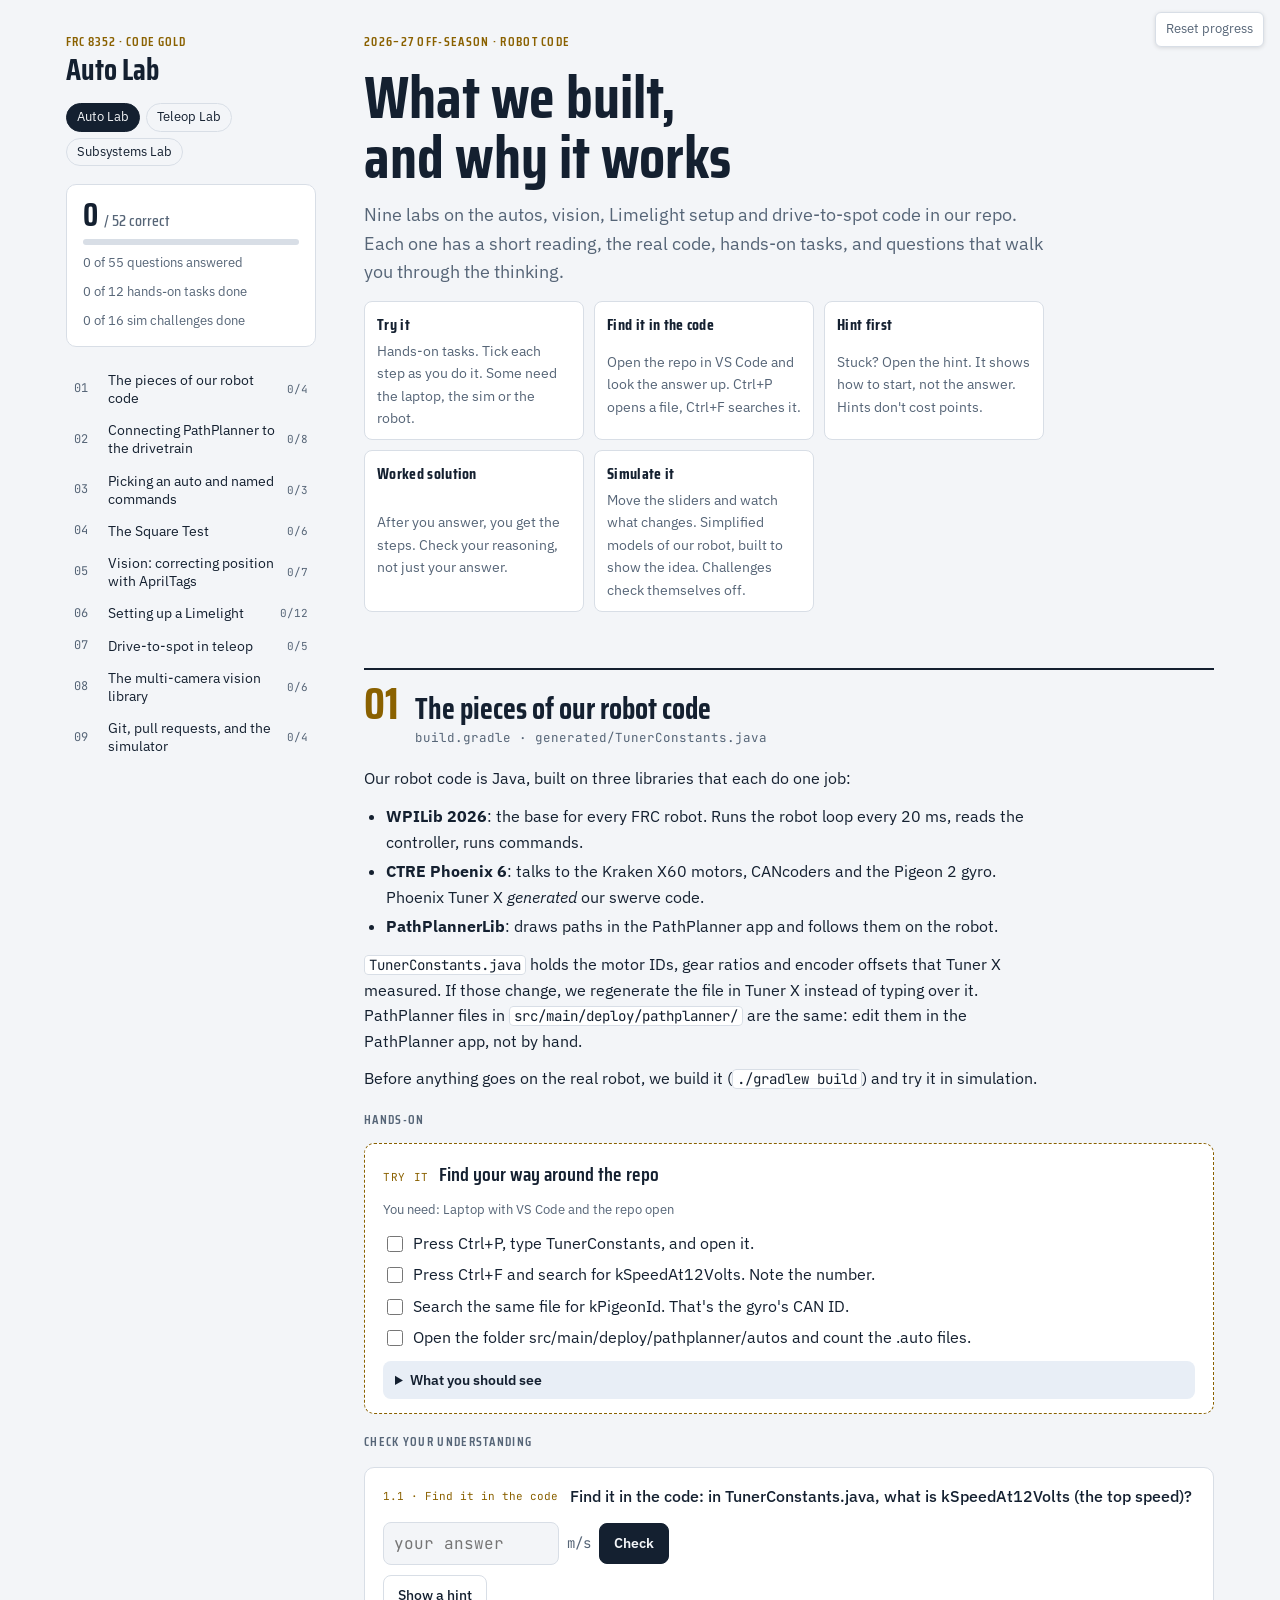
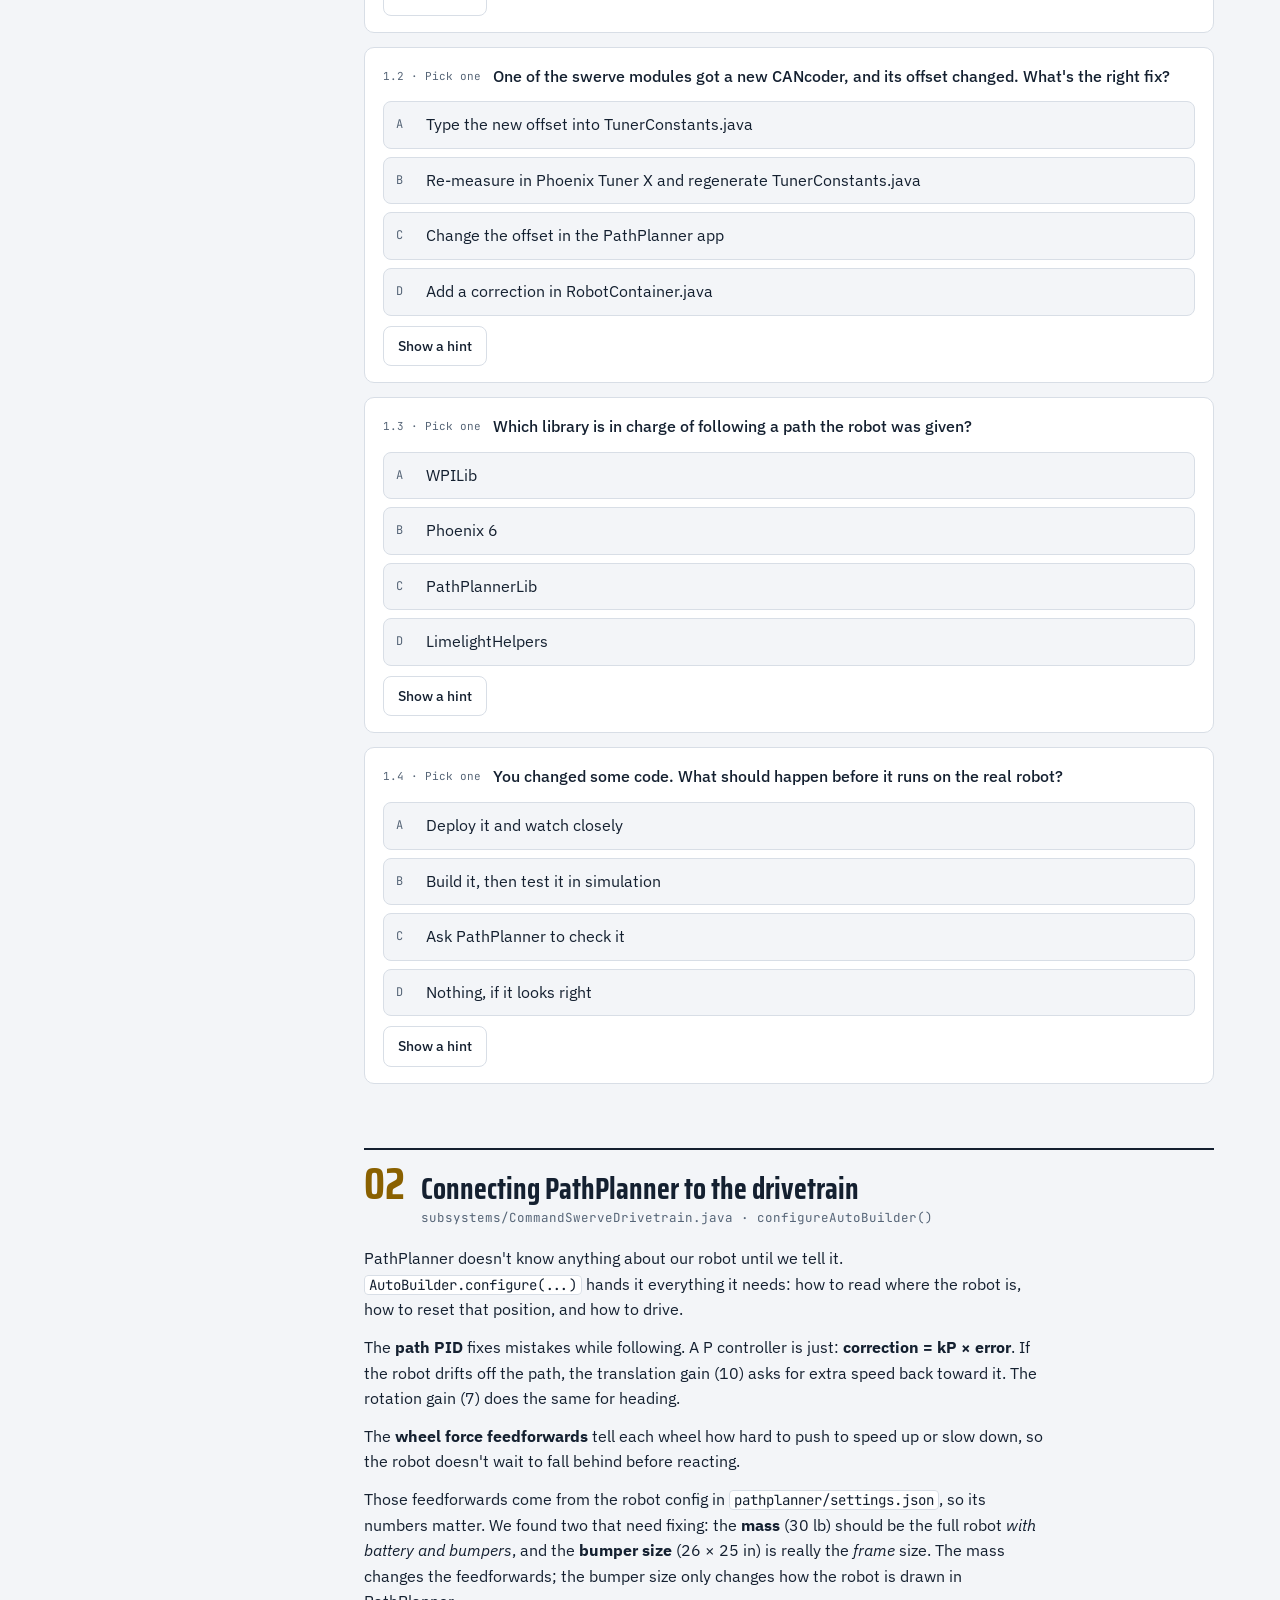
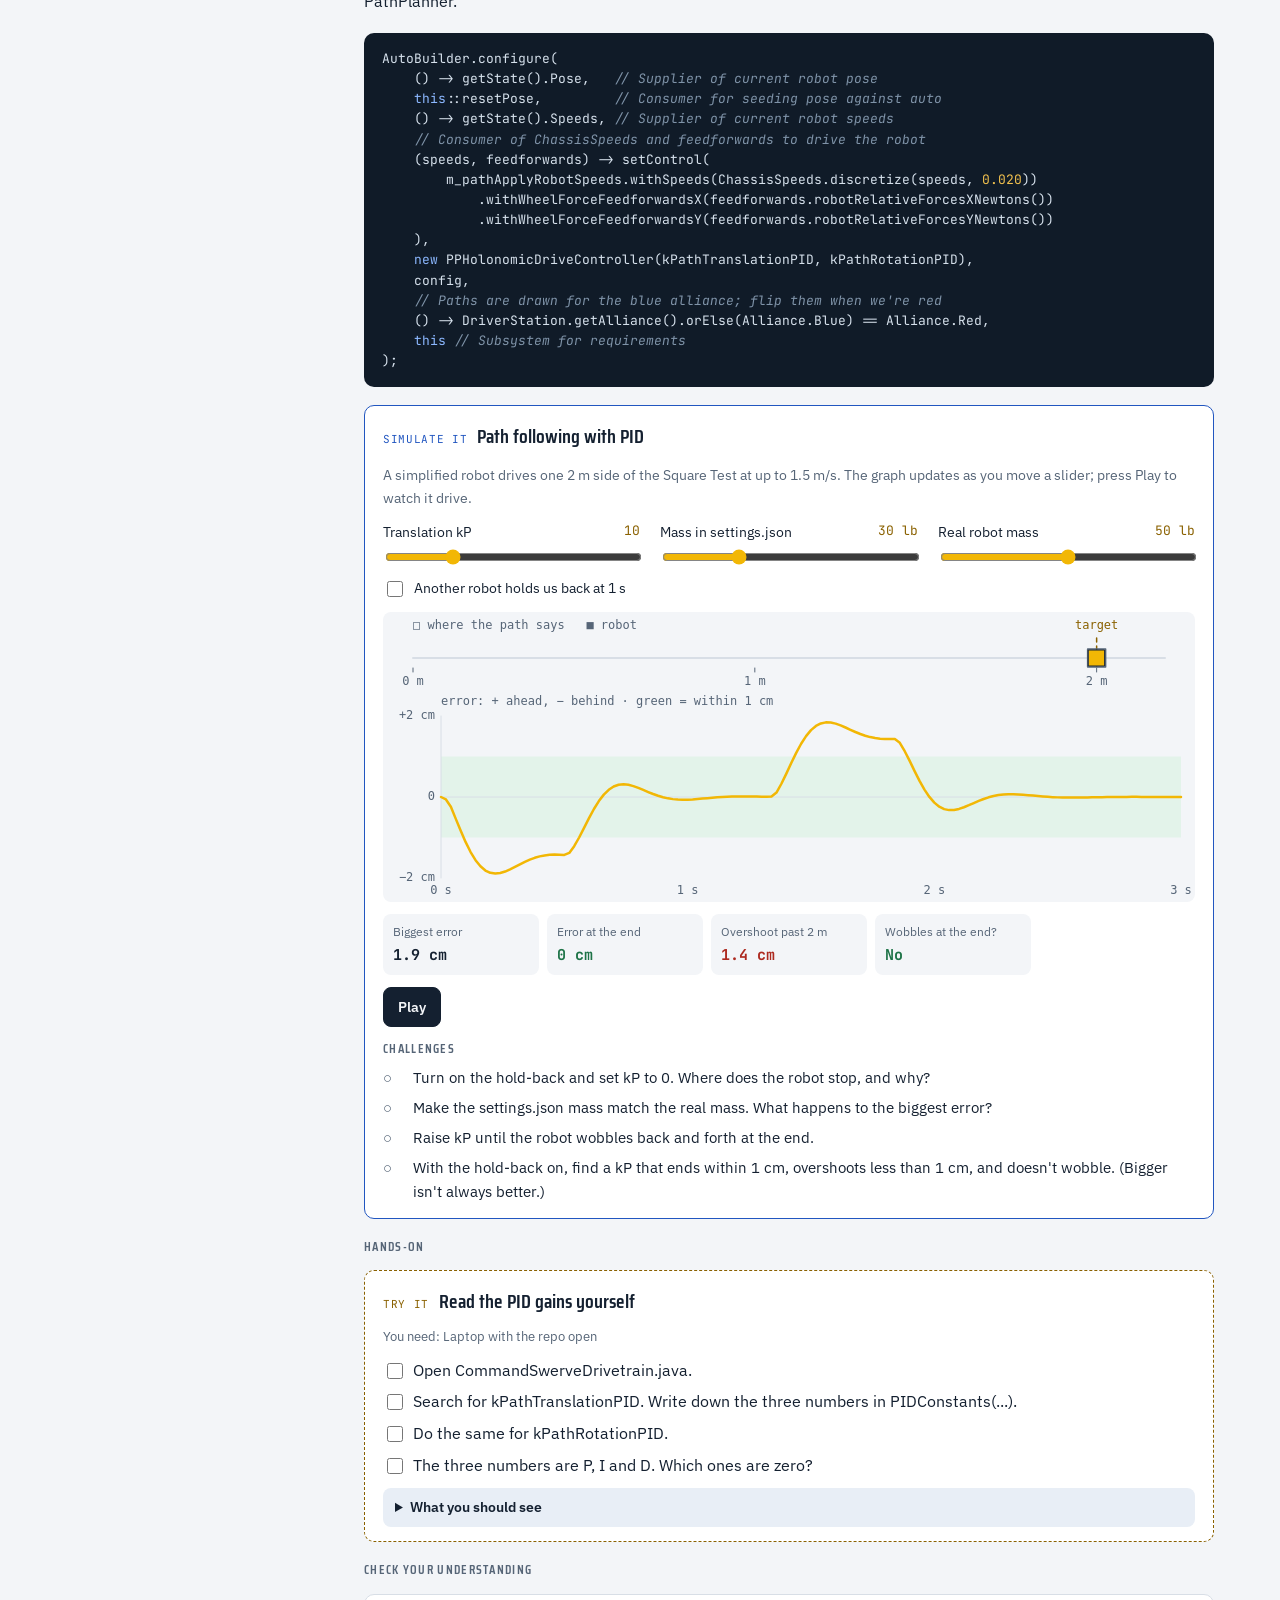
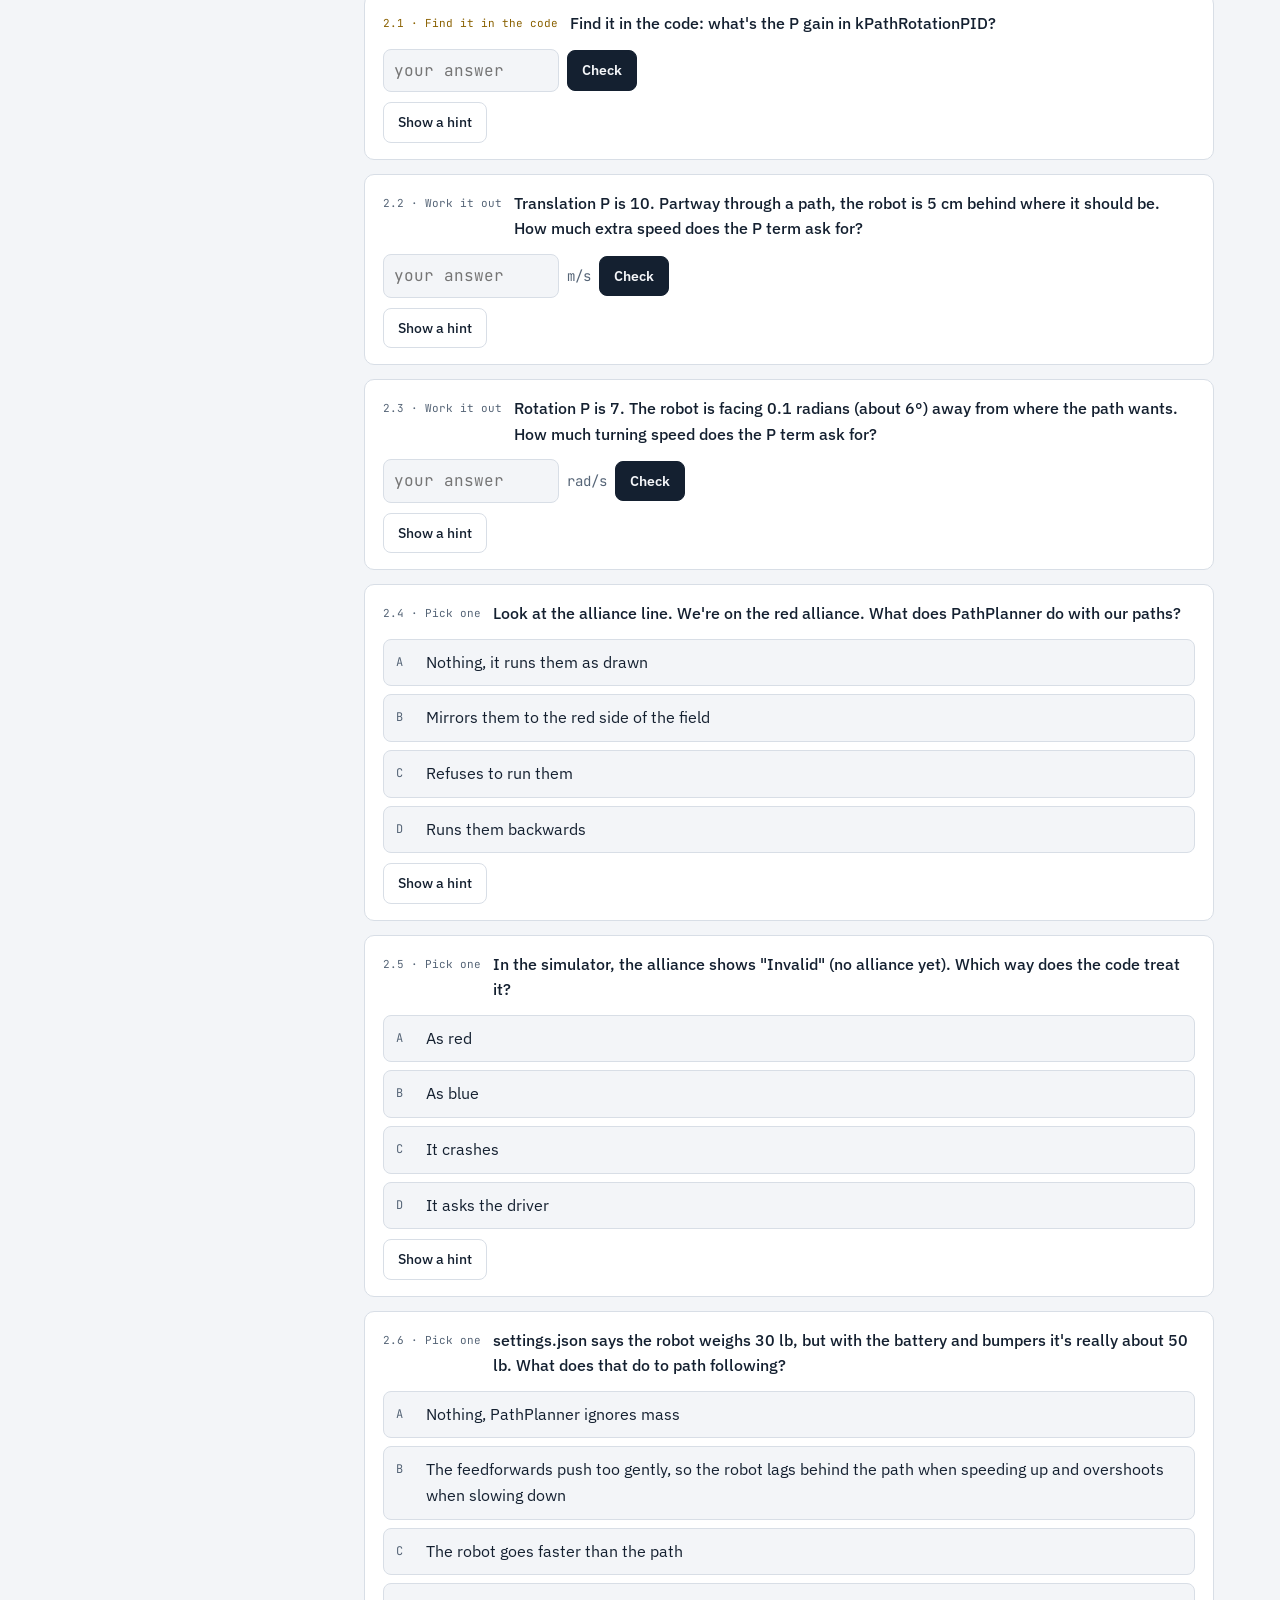
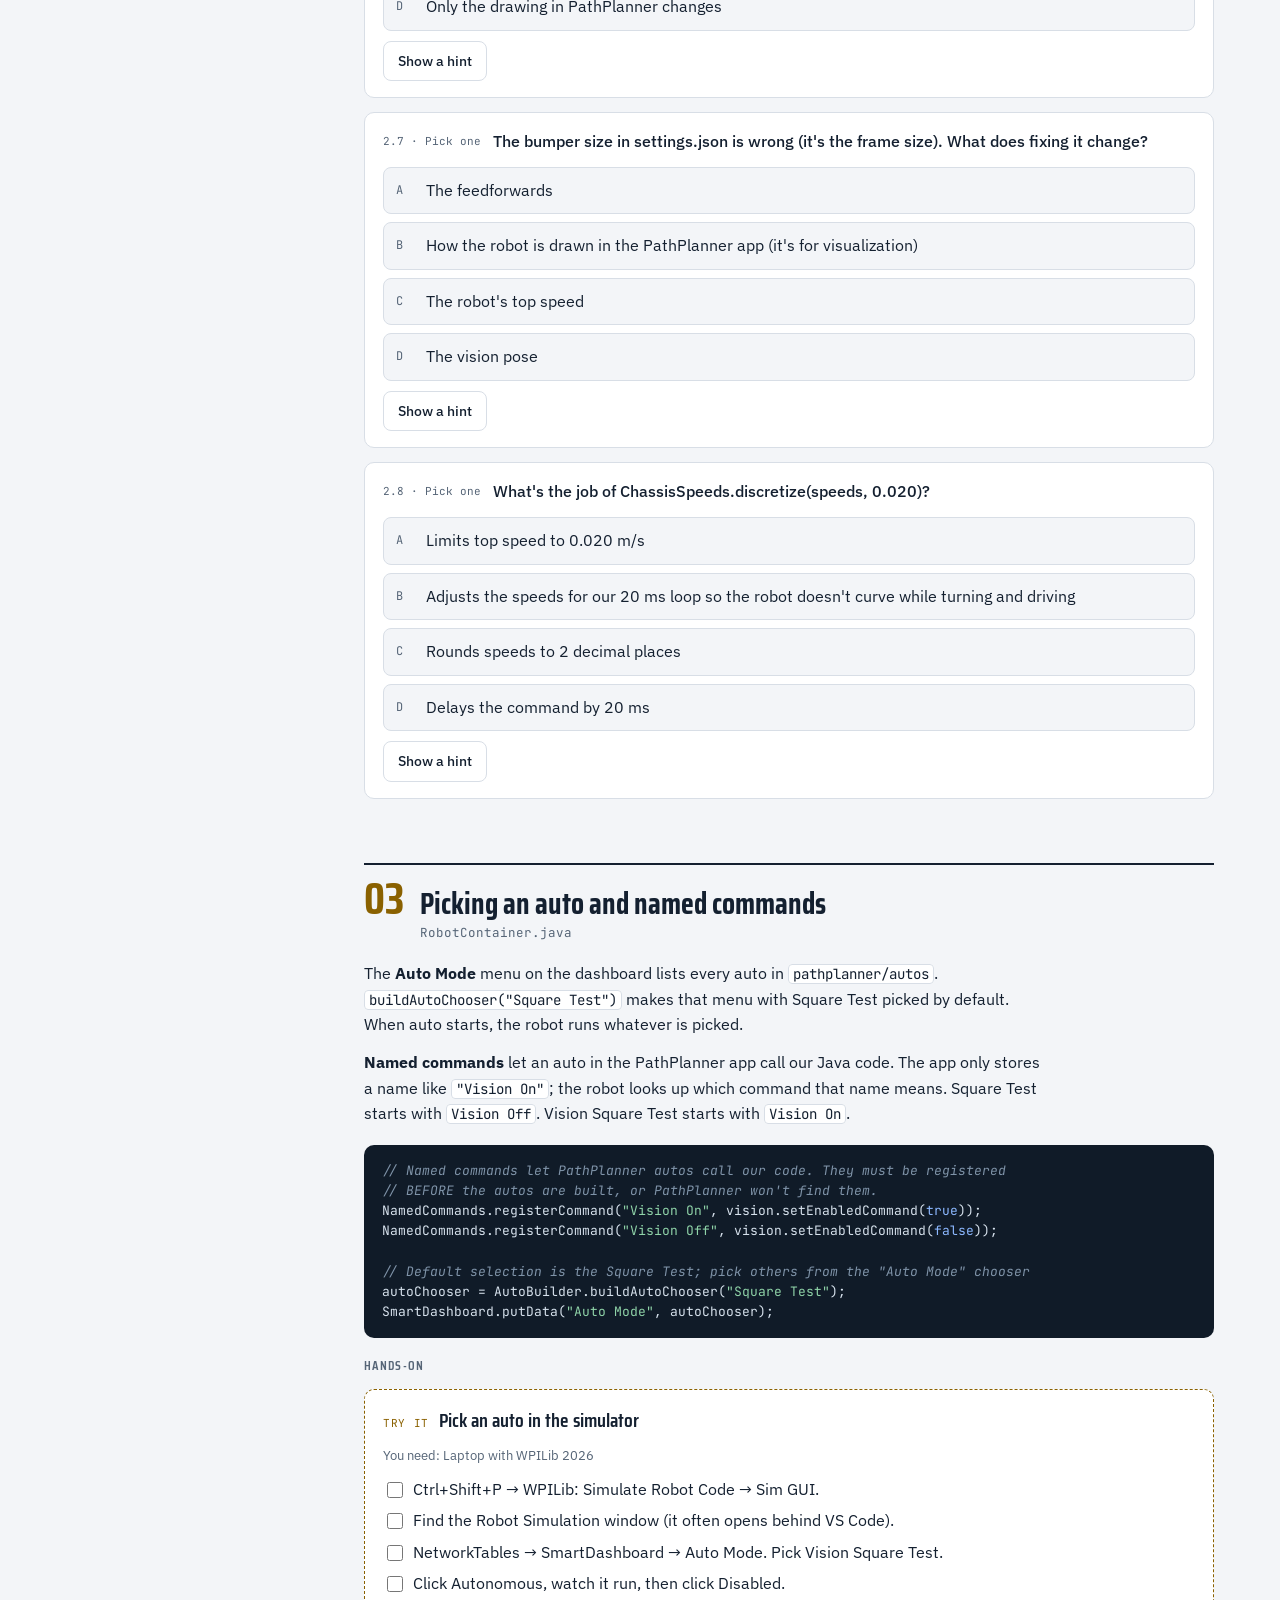
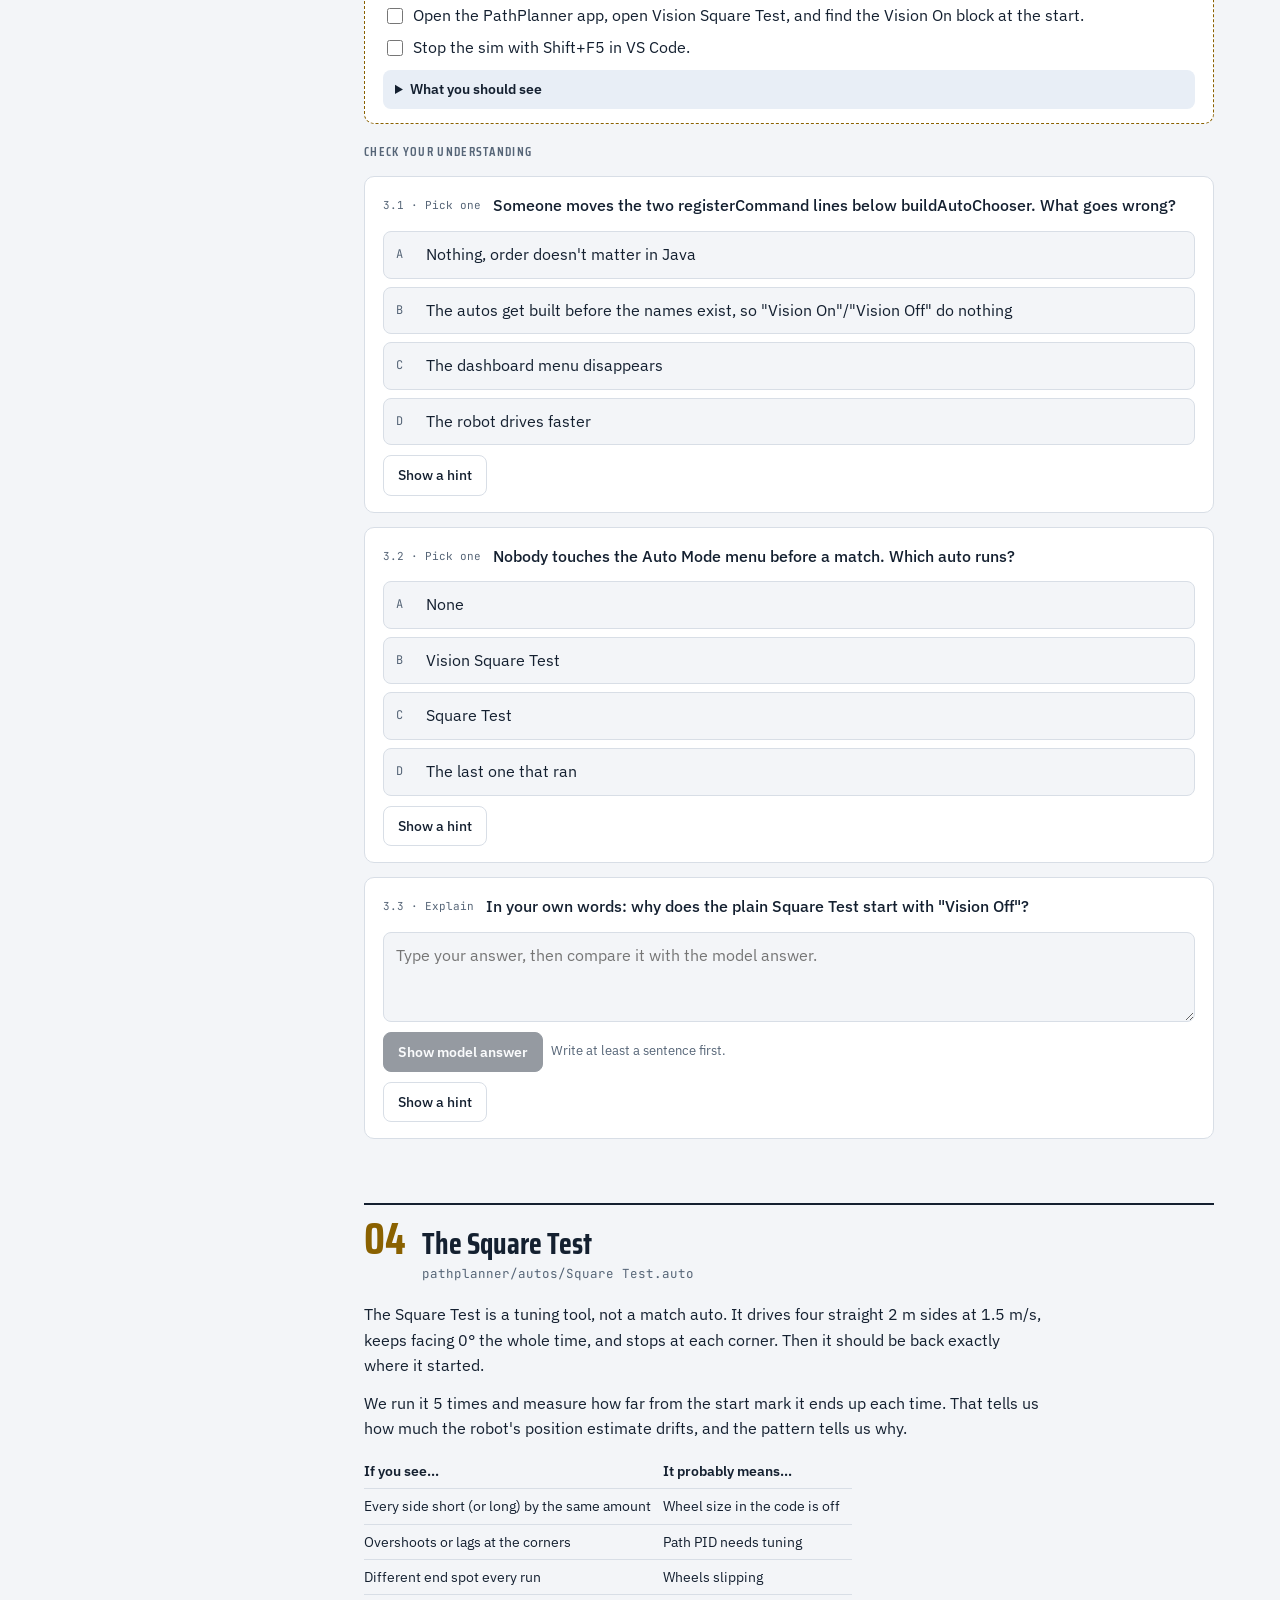
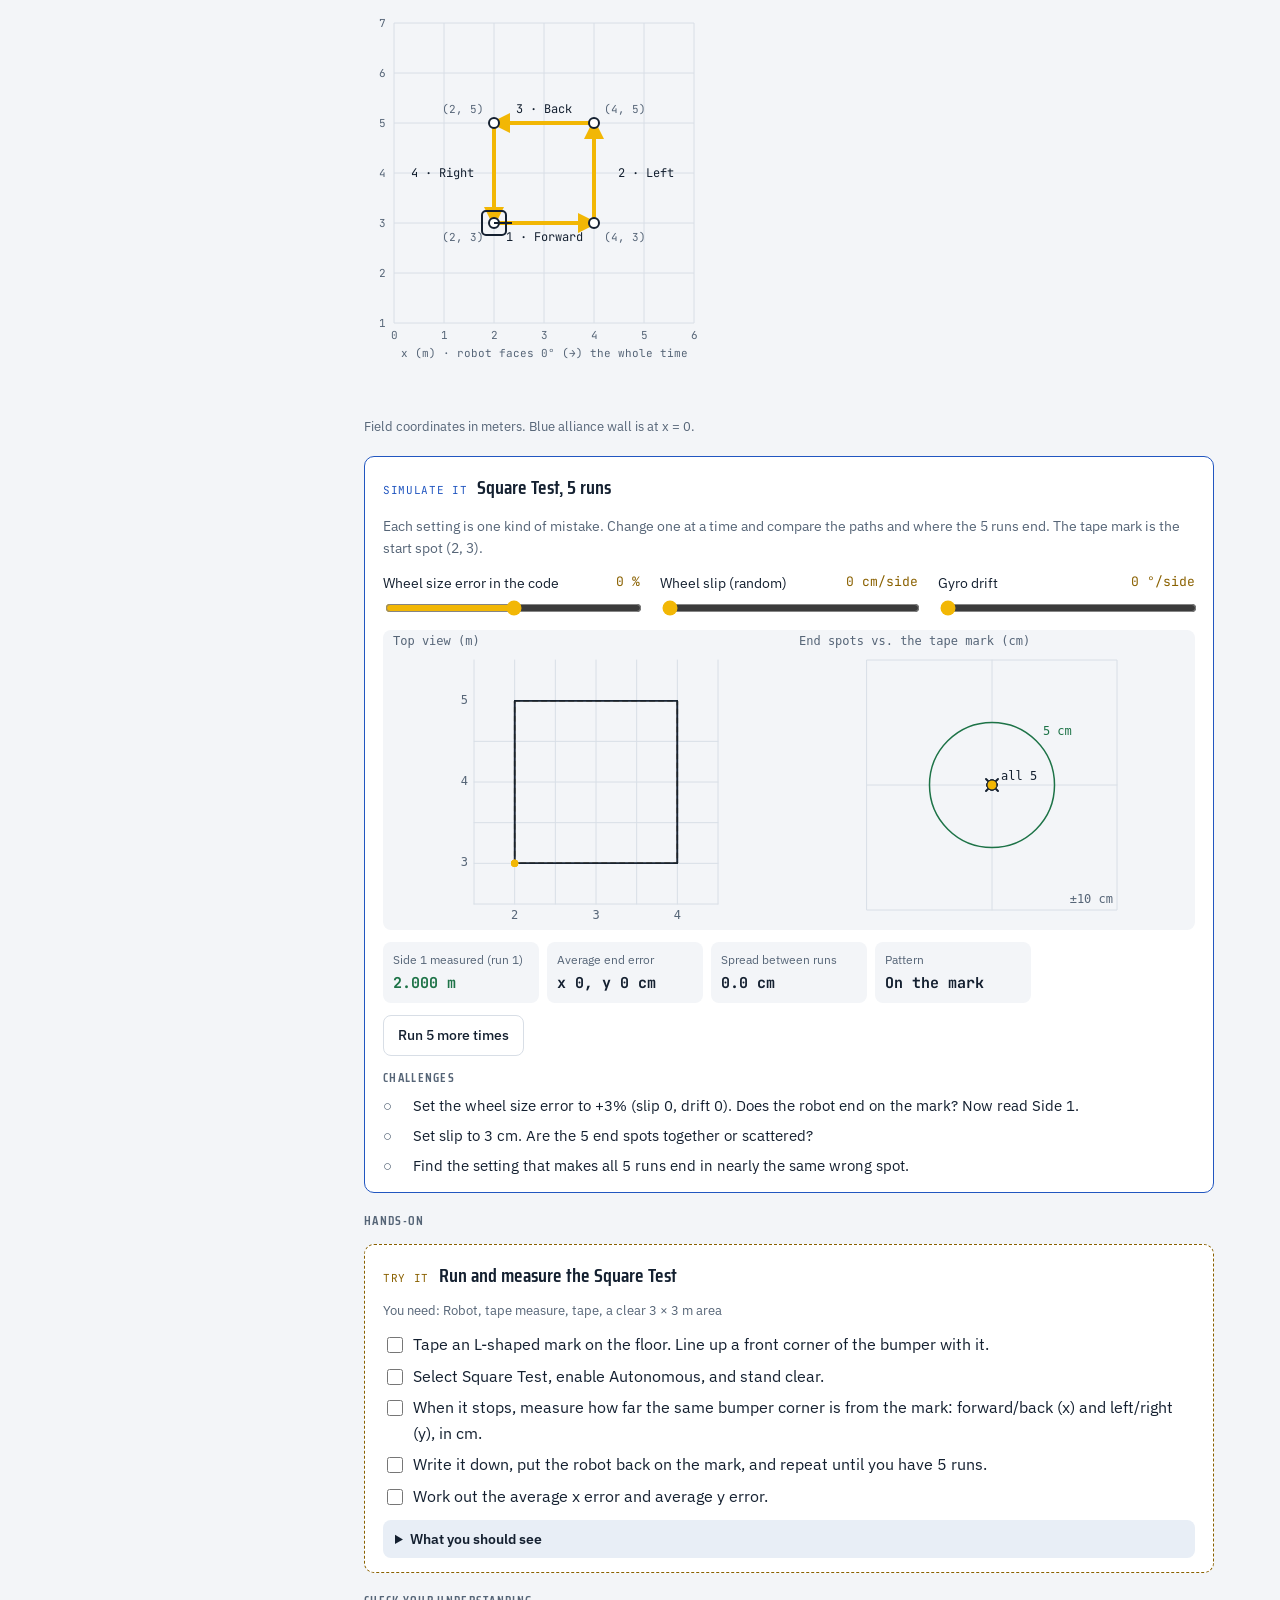
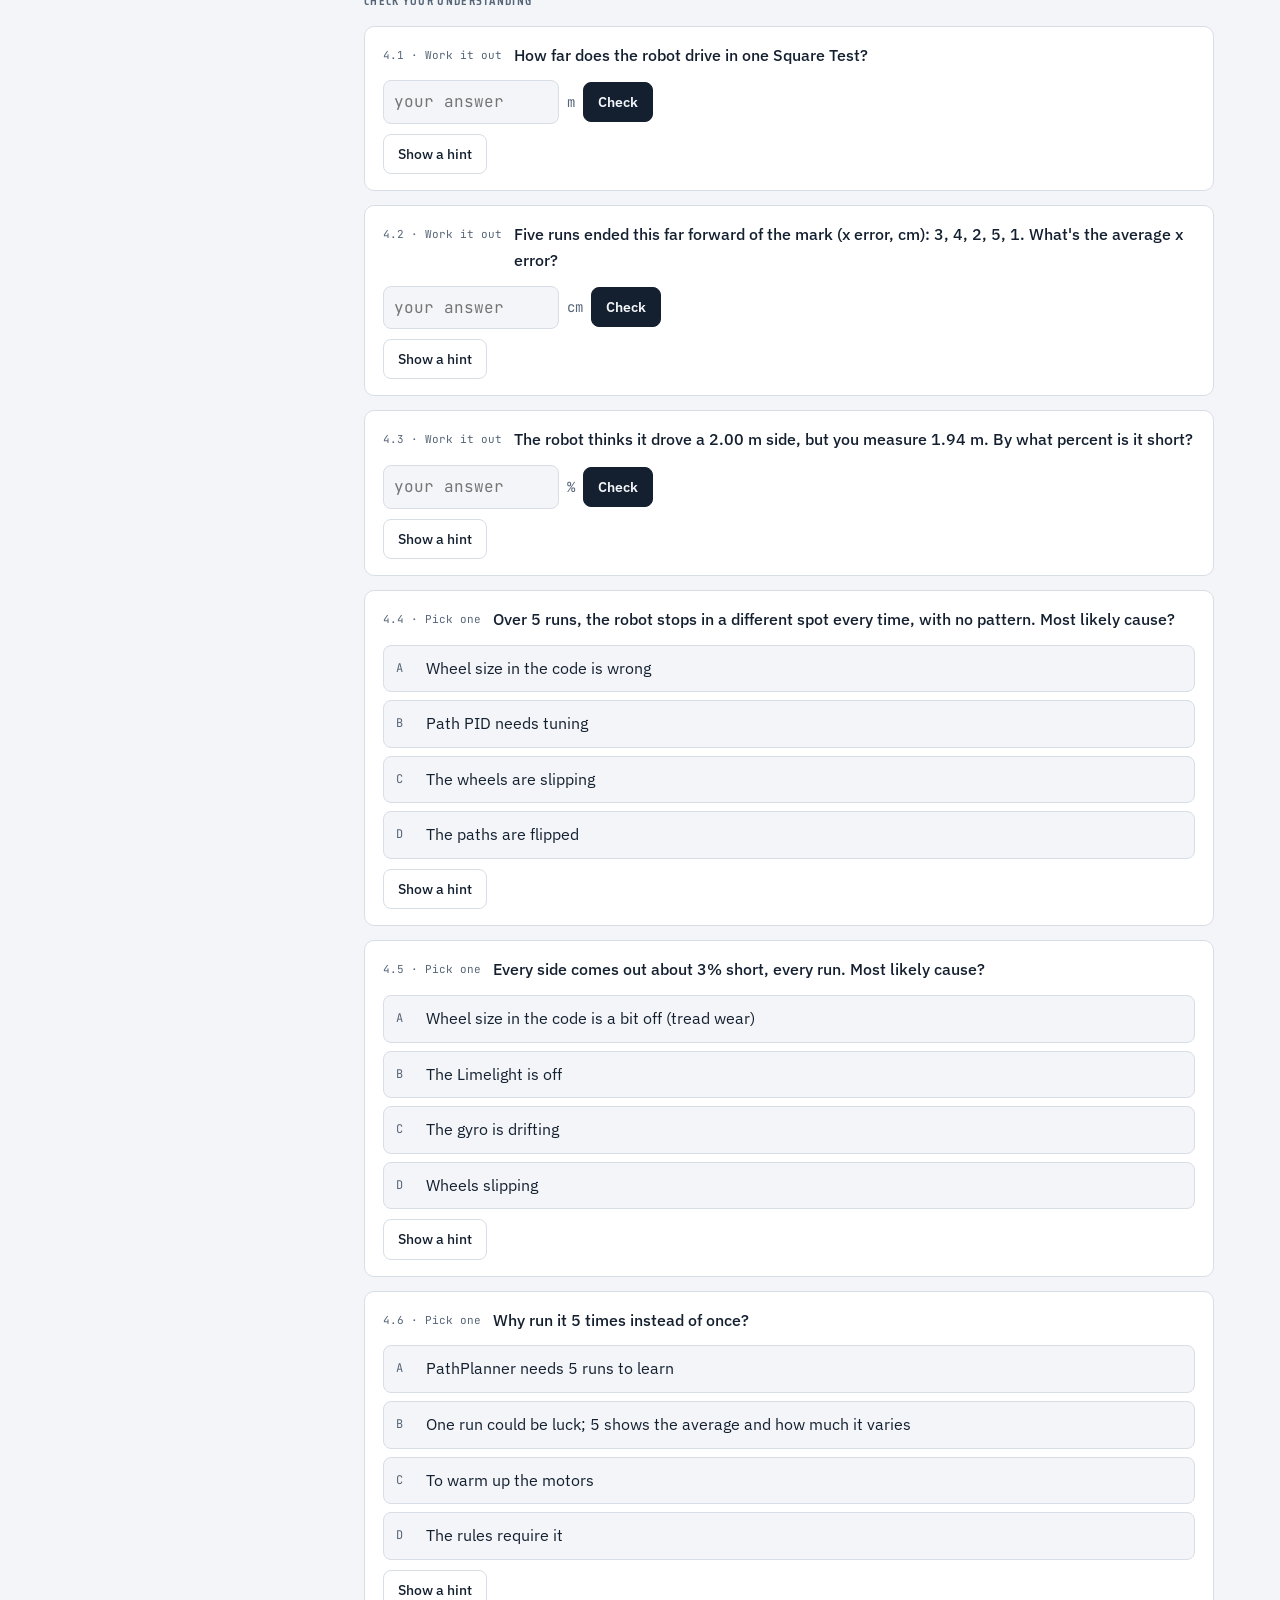
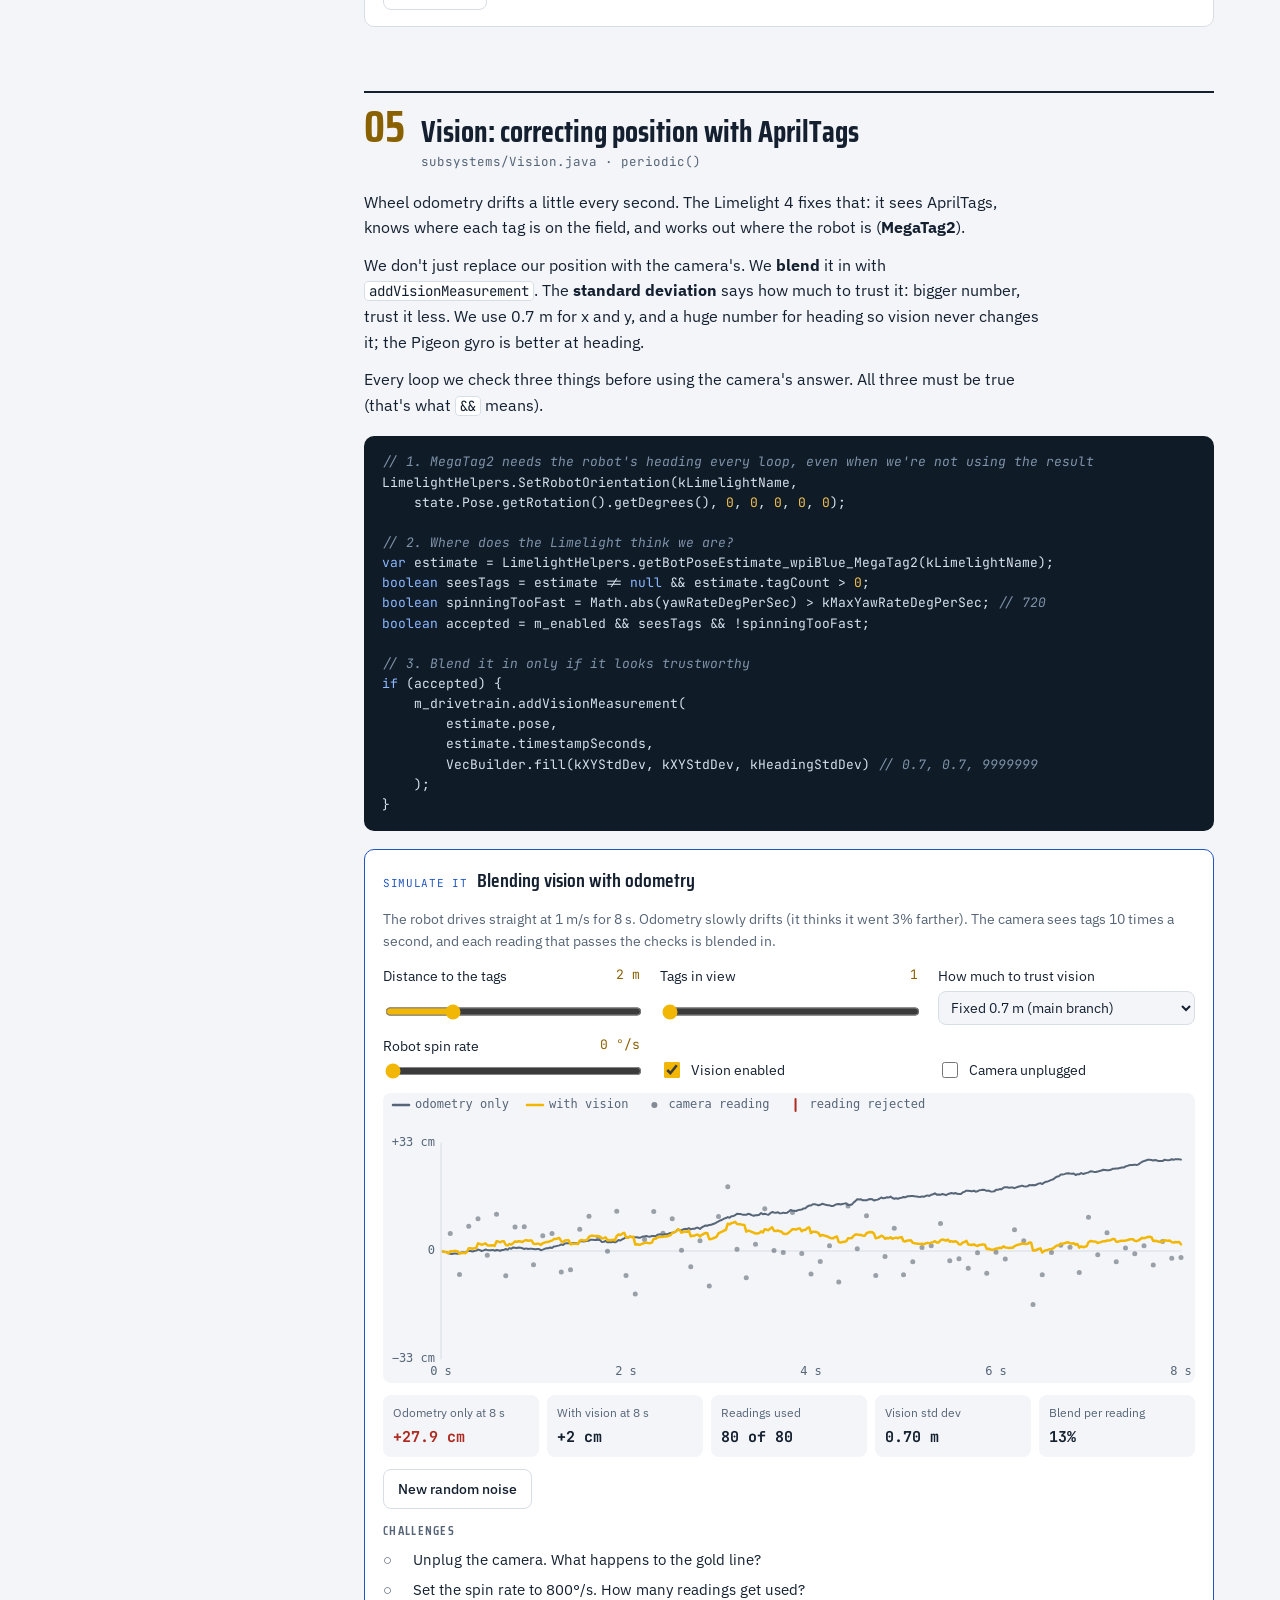
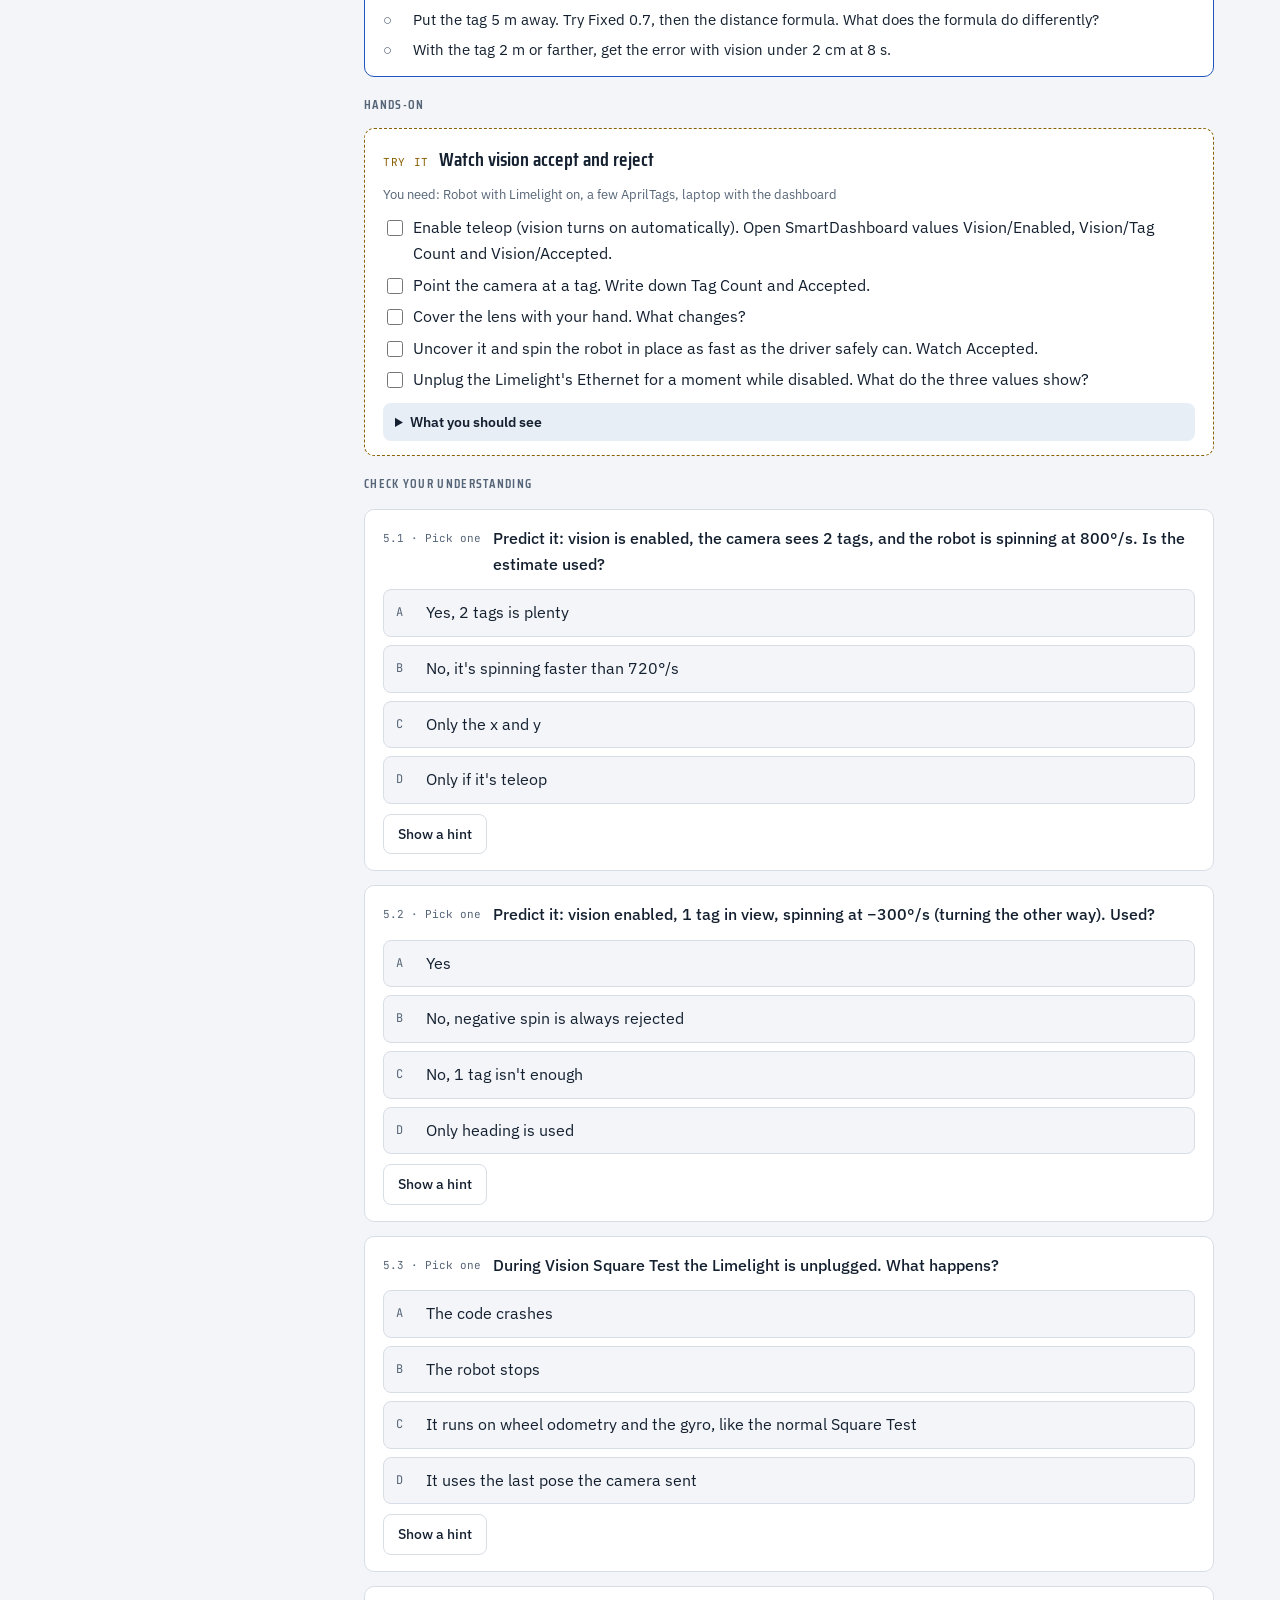
<file: index.html>
<!doctype html><html><head><meta charset=utf8><meta name=viewport content="width=device-width,initial-scale=1,viewport-fit=cover"><style>:root{color-scheme:light;box-sizing:border-box;padding-top:env(safe-area-inset-top,0px);padding-bottom:env(safe-area-inset-bottom,0px)}html{scroll-padding-top:env(safe-area-inset-top,0px)}body{margin:0;padding:0;font:14px -apple-system,BlinkMacSystemFont,sans-serif;background:#fff;color:#000}img{max-width:100%}[hidden]:not([hidden=until-found i]){display:none!important}</style></head><body>
<title>CODE Gold Auto Lab</title>
<meta name="claude:viewport-fit-sides" content="cover">
<link rel="preconnect" href="https://fonts.googleapis.com">
<link rel="preconnect" href="https://fonts.gstatic.com" crossorigin>
<link rel="stylesheet" href="https://fonts.googleapis.com/css2?family=Saira+Condensed:wght@500;600;700&family=IBM+Plex+Sans:ital,wght@0,400;0,500;0,600;1,400&family=JetBrains+Mono:wght@400;500&display=swap">
<style>
/* Layout: a lab notebook — sticky lesson rail on the left (progress + score), lessons as numbered "labs" on the right: reading, real code, hands-on "Try it" checklists, then graded checks with hints and worked solutions. */
:root {
  --bg: #f3f5f8;
  --surface: #ffffff;
  --ink: #142030;
  --muted: #566577;
  --line: #d8dee6;
  --gold: #8a6100;
  --gold-fill: #f2b705;
  --gold-soft: #fbf1d3;
  --good: #1d7347;
  --good-soft: #e3f3ea;
  --bad: #ad2a20;
  --bad-soft: #fbe9e7;
  --info-soft: #e8eef6;
  --blue: #2156c0;
  --blue-soft: #e5edfb;
  --red: #bf3027;
  --red-soft: #fae6e4;
  --code-bg: #101b28;
  --code-fg: #d6e1ec;
  --code-dim: #7f93a8;
  --code-num: #f2c14e;
  --code-str: #8fd3a8;
  --code-kw: #8cb8ff;
  --font-display: "Saira Condensed", "Arial Narrow", "Roboto Condensed", sans-serif;
  --font-body: "IBM Plex Sans", "Segoe UI", system-ui, sans-serif;
  --font-mono: "JetBrains Mono", "Cascadia Mono", Consolas, monospace;
}
@media (prefers-color-scheme: dark) {
  :root:not([data-theme="light"]) {
    --bg: #0b121b; --surface: #121c28; --ink: #e3eaf2; --muted: #93a2b4; --line: #233144;
    --gold: #f2c14e; --gold-fill: #f2b705; --gold-soft: #2a2410;
    --good: #5cc992; --good-soft: #10291d; --bad: #ff8277; --bad-soft: #2e1513; --info-soft: #16233a;
    --blue: #7fa8ff; --blue-soft: #15233d; --red: #ff7f75; --red-soft: #3a1816;
    --code-bg: #070e17; --code-fg: #d6e1ec; --code-dim: #6f8399; --code-num: #f2c14e; --code-str: #8fd3a8; --code-kw: #8cb8ff;
    color-scheme: dark;
  }
}
:root[data-theme="dark"] {
  --bg: #0b121b; --surface: #121c28; --ink: #e3eaf2; --muted: #93a2b4; --line: #233144;
  --gold: #f2c14e; --gold-fill: #f2b705; --gold-soft: #2a2410;
  --good: #5cc992; --good-soft: #10291d; --bad: #ff8277; --bad-soft: #2e1513; --info-soft: #16233a;
  --blue: #7fa8ff; --blue-soft: #15233d; --red: #ff7f75; --red-soft: #3a1816;
  --code-bg: #070e17; --code-fg: #d6e1ec; --code-dim: #6f8399; --code-num: #f2c14e; --code-str: #8fd3a8; --code-kw: #8cb8ff;
  color-scheme: dark;
}

* { box-sizing: border-box; }
html { scroll-behavior: smooth; }
body { background: var(--bg); color: var(--ink); font-family: var(--font-body); font-size: 16px; line-height: 1.6; }
.wrap {
  max-width: 1180px; margin: 0 auto;
  padding-left: max(16px, env(safe-area-inset-left, 0px));
  padding-right: max(16px, env(safe-area-inset-right, 0px));
  padding-block: 32px 64px;
  display: grid; grid-template-columns: 250px minmax(0, 1fr); gap: 48px;
}
@media (max-width: 900px) { .wrap { grid-template-columns: minmax(0, 1fr); gap: 24px; } }

/* Rail */
.rail { position: sticky; top: calc(env(safe-area-inset-top, 0px) + 24px); align-self: start; display: grid; gap: 18px; max-height: calc(100vh - 48px); overflow-y: auto; }
@media (max-width: 900px) { .rail { position: static; max-height: none; } }
.brand { display: grid; gap: 2px; }
.brand .team { font-family: var(--font-display); font-weight: 600; letter-spacing: .08em; text-transform: uppercase; font-size: 13px; color: var(--gold); }
.brand .name { font-family: var(--font-display); font-weight: 700; font-size: 30px; line-height: 1; }
.score { background: var(--surface); border: 1px solid var(--line); border-radius: 10px; padding: 14px 16px; display: grid; gap: 8px; }
.score .big { font-family: var(--font-display); font-size: 32px; font-weight: 700; line-height: 1; font-variant-numeric: tabular-nums; }
.score .big small { font-size: 16px; color: var(--muted); font-weight: 500; }
.score .sub { font-size: 13px; color: var(--muted); font-variant-numeric: tabular-nums; }
.bar { height: 6px; border-radius: 3px; background: var(--line); overflow: hidden; }
.bar > i { display: block; height: 100%; width: 0; background: var(--gold-fill); transition: width .3s; }
.toc { list-style: none; margin: 0; padding: 0; display: grid; gap: 2px; }
@media (max-width: 900px) { .toc { grid-template-columns: repeat(auto-fill, minmax(210px, 1fr)); } }
.toc a { display: grid; grid-template-columns: 26px 1fr auto; gap: 8px; align-items: center; padding: 6px 8px; border-radius: 6px; color: var(--ink); text-decoration: none; font-size: 14px; line-height: 1.3; }
.toc a:hover { background: var(--surface); }
.toc a:focus-visible { outline: 2px solid var(--gold); outline-offset: 1px; }
.toc .n { font-family: var(--font-mono); font-size: 12px; color: var(--muted); }
.toc .c { font-family: var(--font-mono); font-size: 11px; color: var(--muted); font-variant-numeric: tabular-nums; }
.toc .c.done { color: var(--good); }
.reset { justify-self: start; background: none; border: 1px solid var(--line); color: var(--muted); border-radius: 6px; padding: 6px 10px; font: inherit; font-size: 13px; cursor: pointer; }
.reset.armed { border-color: var(--bad); color: var(--bad); }
.reset:focus-visible { outline: 2px solid var(--gold); outline-offset: 2px; }
/* Reset progress sits in the top-right corner of the window, above everything else */
.reset.corner { position: fixed; top: max(12px, env(safe-area-inset-top, 0px)); right: max(16px, env(safe-area-inset-right, 0px)); z-index: 50; background: var(--surface); box-shadow: 0 1px 4px rgba(0,0,0,.12); }

/* Main */
main { display: grid; gap: 56px; min-width: 0; }
.intro { display: grid; gap: 14px; max-width: 68ch; }
.eyebrow { font-family: var(--font-display); font-weight: 600; letter-spacing: .1em; text-transform: uppercase; font-size: 13px; color: var(--gold); }
h1 { font-family: var(--font-display); font-weight: 700; font-size: clamp(40px, 6vw, 60px); line-height: 1; margin: 0; text-wrap: balance; }
.lede { font-size: 18px; color: var(--muted); margin: 0; }
.legend { display: grid; grid-template-columns: repeat(auto-fit, minmax(190px, 1fr)); gap: 10px; }
.legend div { background: var(--surface); border: 1px solid var(--line); border-radius: 8px; padding: 10px 12px; font-size: 14px; display: grid; gap: 2px; }
.legend b { font-family: var(--font-display); font-size: 16px; letter-spacing: .02em; }
.legend span { color: var(--muted); }

.lessons { display: grid; gap: 64px; }
.lesson { display: grid; gap: 18px; scroll-margin-top: 24px; }
.lesson-head { display: grid; grid-template-columns: auto 1fr; gap: 4px 16px; align-items: baseline; border-top: 2px solid var(--ink); padding-top: 14px; }
.lesson-head .num { font-family: var(--font-display); font-weight: 700; font-size: 44px; line-height: .9; color: var(--gold); font-variant-numeric: tabular-nums; grid-row: span 2; }
.lesson-head h2 { font-family: var(--font-display); font-weight: 700; font-size: 30px; line-height: 1.05; margin: 0; text-wrap: balance; }
.lesson-head .where { font-family: var(--font-mono); font-size: 12.5px; color: var(--muted); overflow-wrap: anywhere; }
.status { display: inline-block; font-family: var(--font-body); font-size: 12px; font-weight: 600; letter-spacing: .03em; padding: 2px 8px; border-radius: 99px; background: var(--gold-soft); color: var(--gold); vertical-align: middle; margin-left: 8px; }
.prose { max-width: 68ch; display: grid; gap: 12px; }
.prose p { margin: 0; }
.prose ul, .prose ol { margin: 0; padding-left: 22px; display: grid; gap: 4px; }
.prose table { border-collapse: collapse; font-size: 14px; }
.tbl { overflow-x: auto; }
.prose th, .prose td { text-align: left; padding: 6px 12px 6px 0; border-bottom: 1px solid var(--line); vertical-align: top; }
.prose th { font-weight: 600; }
code { font-family: var(--font-mono); font-size: .88em; background: var(--surface); border: 1px solid var(--line); border-radius: 4px; padding: 0 4px; overflow-wrap: anywhere; }
pre { margin: 0; background: var(--code-bg); color: var(--code-fg); border-radius: 10px; padding: 16px 18px; overflow-x: auto; font-family: var(--font-mono); font-size: 13px; line-height: 1.55; }
pre code { background: none; border: 0; padding: 0; font-size: inherit; overflow-wrap: normal; }
pre .cm { color: var(--code-dim); font-style: italic; }
pre .nu { color: var(--code-num); }
pre .st { color: var(--code-str); }
pre .kw { color: var(--code-kw); }
.figure { display: grid; gap: 6px; }
.figure .cap { font-size: 13px; color: var(--muted); }
.figure-scroll { overflow-x: auto; }
svg text { font-family: var(--font-mono); }

.block-label { font-family: var(--font-display); font-weight: 600; text-transform: uppercase; letter-spacing: .1em; font-size: 13px; color: var(--muted); }

/* Try it tasks */
.tasks { display: grid; gap: 12px; }
.task { border: 1px dashed var(--gold); border-radius: 10px; padding: 14px 18px; display: grid; gap: 10px; background: var(--surface); }
.task h3 { margin: 0; font-family: var(--font-display); font-size: 20px; font-weight: 600; display: flex; gap: 10px; align-items: baseline; flex-wrap: wrap; }
.task h3 .tag { font-family: var(--font-mono); font-size: 11px; font-weight: 400; color: var(--gold); text-transform: uppercase; letter-spacing: .06em; }
.task .need { font-size: 13px; color: var(--muted); margin: 0; }
.steps { list-style: none; margin: 0; padding: 0; display: grid; gap: 6px; }
.steps label { display: grid; grid-template-columns: 22px 1fr; gap: 8px; align-items: start; cursor: pointer; }
.steps input { margin-top: 5px; accent-color: var(--gold-fill); width: 16px; height: 16px; }
.steps input:checked + span { color: var(--muted); text-decoration: line-through; text-decoration-color: var(--line); }
details.expect { border-radius: 8px; background: var(--info-soft); padding: 8px 12px; }
details.expect summary { cursor: pointer; font-weight: 600; font-size: 14px; }
details.expect div { padding-top: 6px; font-size: 15px; }
.task-done { font-size: 13px; color: var(--good); font-weight: 600; }

/* Questions */
.checks { display: grid; gap: 14px; }
.q { background: var(--surface); border: 1px solid var(--line); border-radius: 10px; padding: 16px 18px; display: grid; gap: 12px; }
.q.right { border-color: var(--good); }
.q.wrong { border-color: var(--bad); }
.q-top { display: grid; grid-template-columns: auto 1fr; gap: 12px; align-items: start; }
.q-tag { font-family: var(--font-mono); font-size: 11px; color: var(--muted); padding-top: 4px; white-space: nowrap; }
.q-tag.find { color: var(--gold); }
.q-text { font-weight: 500; min-width: 0; }
.opts { display: grid; gap: 8px; }
.opt { text-align: left; font: inherit; color: var(--ink); background: var(--bg); border: 1px solid var(--line); border-radius: 8px; padding: 10px 12px; cursor: pointer; display: grid; grid-template-columns: 22px 1fr; gap: 8px; align-items: start; }
.opt:hover:not(:disabled) { border-color: var(--gold); }
.opt:focus-visible { outline: 2px solid var(--gold); outline-offset: 1px; }
.opt:disabled { cursor: default; }
.opt .k { font-family: var(--font-mono); font-size: 12px; color: var(--muted); padding-top: 3px; }
.opt.is-right { border-color: var(--good); background: var(--good-soft); }
.opt.is-wrong { border-color: var(--bad); background: var(--bad-soft); }
.row { display: flex; flex-wrap: wrap; gap: 8px; align-items: center; }
.row input[type="text"] { font: inherit; font-family: var(--font-mono); width: 11em; max-width: 100%; padding: 8px 10px; border: 1px solid var(--line); border-radius: 8px; background: var(--bg); color: var(--ink); }
.row .unit { color: var(--muted); font-family: var(--font-mono); font-size: 14px; }
textarea { font: inherit; width: 100%; min-height: 90px; padding: 10px 12px; resize: vertical; border: 1px solid var(--line); border-radius: 8px; background: var(--bg); color: var(--ink); }
input:focus-visible, textarea:focus-visible { outline: 2px solid var(--gold); outline-offset: 1px; }
.btn { font: inherit; font-weight: 600; font-size: 14px; padding: 8px 14px; border-radius: 8px; cursor: pointer; background: var(--ink); color: var(--bg); border: 1px solid var(--ink); }
.btn.ghost { background: none; color: var(--ink); border-color: var(--line); font-weight: 500; }
.btn:disabled { opacity: .45; cursor: default; }
.btn:focus-visible { outline: 2px solid var(--gold); outline-offset: 2px; }
.hintbox { border-left: 3px solid var(--gold-fill); background: var(--gold-soft); border-radius: 0 8px 8px 0; padding: 8px 12px; font-size: 15px; }
.hintbox b { color: var(--gold); }
.fb { border-radius: 8px; padding: 10px 12px; font-size: 15px; display: grid; gap: 6px; }
.fb.good { background: var(--good-soft); }
.fb.bad { background: var(--bad-soft); }
.fb.neutral { background: var(--gold-soft); }
.fb b.good { color: var(--good); }
.fb b.bad { color: var(--bad); }
.fb b.neutral { color: var(--gold); }
.fb ol { margin: 0; padding-left: 22px; display: grid; gap: 3px; }
.fb .sh { font-weight: 600; font-size: 13px; text-transform: uppercase; letter-spacing: .06em; color: var(--muted); }
.hint { font-size: 13px; color: var(--muted); }
.sr { position: absolute; left: -9999px; }

.done-card { border: 2px solid var(--ink); border-radius: 12px; padding: 20px 22px; display: grid; gap: 10px; max-width: 68ch; }
.done-card h2 { font-family: var(--font-display); font-size: 28px; margin: 0; }
.done-card p { margin: 0; }
.done-card ul { margin: 0; padding-left: 20px; }

/* Page switcher (Auto / Teleop / Subsystems) */
.labnav { display: flex; flex-wrap: wrap; gap: 6px; }
.labnav a { font-size: 13px; text-decoration: none; color: var(--ink); border: 1px solid var(--line); border-radius: 99px; padding: 3px 10px; }
.labnav a[aria-current="page"] { background: var(--ink); color: var(--bg); border-color: var(--ink); }
.labnav a:focus-visible { outline: 2px solid var(--gold); outline-offset: 2px; }

/* Simulations */
.sims { display: grid; gap: 14px; }
.sim { border: 1px solid var(--blue); border-radius: 10px; padding: 14px 18px; display: grid; gap: 12px; background: var(--surface); min-width: 0; }
.sim h3 { margin: 0; font-family: var(--font-display); font-size: 20px; font-weight: 600; display: flex; gap: 10px; align-items: baseline; flex-wrap: wrap; }
.sim h3 .tag { font-family: var(--font-mono); font-size: 11px; font-weight: 400; color: var(--blue); text-transform: uppercase; letter-spacing: .06em; }
.sim .need { font-size: 14px; color: var(--muted); margin: 0; }
.sim-controls { display: grid; grid-template-columns: repeat(auto-fill, minmax(200px, 1fr)); gap: 10px 20px; }
.ctl { display: grid; gap: 4px; font-size: 14px; min-width: 0; }
.ctl label { display: flex; justify-content: space-between; gap: 8px; }
.ctl output { font-family: var(--font-mono); font-size: 13px; color: var(--gold); font-variant-numeric: tabular-nums; white-space: nowrap; }
.ctl input[type="range"] { width: 100%; accent-color: var(--gold-fill); }
.ctl select { font: inherit; padding: 6px 8px; border-radius: 8px; border: 1px solid var(--line); background: var(--bg); color: var(--ink); max-width: 100%; }
.ctl-check { align-content: end; }
.ctl-check label { justify-content: flex-start; align-items: center; cursor: pointer; }
.ctl-check input { accent-color: var(--gold-fill); width: 16px; height: 16px; flex: none; }
.ctl select:focus-visible, .ctl input:focus-visible { outline: 2px solid var(--gold); outline-offset: 2px; }
.sim-canvas { min-width: 0; }
.sim-canvas canvas { display: block; width: 100%; border-radius: 8px; background: var(--bg); }
.readouts { display: grid; grid-template-columns: repeat(auto-fill, minmax(150px, 1fr)); gap: 8px; }
.ro { background: var(--bg); border-radius: 8px; padding: 8px 10px; display: grid; gap: 2px; min-width: 0; }
.ro span { font-size: 12px; color: var(--muted); }
.ro b { font-family: var(--font-mono); font-size: 15px; font-variant-numeric: tabular-nums; overflow-wrap: anywhere; }
.ro.good b { color: var(--good); }
.ro.bad b { color: var(--bad); }
.challenges { display: grid; gap: 6px; }
.challenges ul { list-style: none; margin: 0; padding: 0; display: grid; gap: 6px; }
.challenges li { display: grid; grid-template-columns: 22px 1fr; gap: 8px; font-size: 15px; }
.challenges .mark { font-family: var(--font-mono); color: var(--muted); }
.challenges li.done .mark { color: var(--good); font-weight: 700; }
.challenges li.done span:last-child { color: var(--muted); }
@media (prefers-reduced-motion: reduce) { * { transition: none !important; scroll-behavior: auto !important; } }
</style>

<button class="reset corner" id="resetBtn" type="button" title="Erase your answers and progress on this page">Reset progress</button>
<div class="wrap">
  <aside class="rail">
    <div class="brand">
      <span class="team">FRC 8352 · CODE Gold</span>
      <span class="name">Auto Lab</span>
    </div>
    <nav class="labnav" aria-label="Labs"><a href="./" aria-current="page">Auto Lab</a><a href="teleop.html">Teleop Lab</a><a href="subsystems.html">Subsystems Lab</a></nav>
    <div class="score" aria-live="polite">
      <div class="big"><span id="scoreRight">0</span> <small>/ <span id="scoreTotal">0</span> correct</small></div>
      <div class="bar"><i id="scoreBar"></i></div>
      <div class="sub" id="scoreSub">0 of 0 questions answered</div>
      <div class="sub" id="taskSub">0 of 0 hands-on tasks done</div>
      <div class="sub" id="simSub">0 of 0 sim challenges done</div>
    </div>
    <ul class="toc" id="toc"></ul>
  </aside>

  <main>
    <section class="intro">
      <span class="eyebrow">2026–27 off-season · robot code</span>
      <h1>What we built, and why it works</h1>
      <p class="lede">Nine labs on the autos, vision, Limelight setup and drive-to-spot code in our repo. Each one has a short reading, the real code, hands-on tasks, and questions that walk you through the thinking.</p>
      <div class="legend">
        <div><b>Try it</b><span>Hands-on tasks. Tick each step as you do it. Some need the laptop, the sim or the robot.</span></div>
        <div><b>Find it in the code</b><span>Open the repo in VS Code and look the answer up. Ctrl+P opens a file, Ctrl+F searches it.</span></div>
        <div><b>Hint first</b><span>Stuck? Open the hint. It shows how to start, not the answer. Hints don't cost points.</span></div>
        <div><b>Worked solution</b><span>After you answer, you get the steps. Check your reasoning, not just your answer.</span></div>
        <div><b>Simulate it</b><span>Move the sliders and watch what changes. Simplified models of our robot, built to show the idea. Challenges check themselves off.</span></div>
      </div>
    </section>
    <div class="lessons" id="lessons"></div>
    <section class="done-card">
      <h2>Finished?</h2>
      <p id="doneText">Answer every question to see your result here.</p>
      <ul id="doneList"></ul>
    </section>
  </main>
</div>

<script>
const LESSONS = [
{
  id: "stack", title: "The pieces of our robot code", where: "build.gradle · generated/TunerConstants.java",
  body: `
<p>Our robot code is Java, built on three libraries that each do one job:</p>
<ul>
<li><b>WPILib 2026</b>: the base for every FRC robot. Runs the robot loop every 20 ms, reads the controller, runs commands.</li>
<li><b>CTRE Phoenix 6</b>: talks to the Kraken X60 motors, CANcoders and the Pigeon 2 gyro. Phoenix Tuner X <i>generated</i> our swerve code.</li>
<li><b>PathPlannerLib</b>: draws paths in the PathPlanner app and follows them on the robot.</li>
</ul>
<p><code>TunerConstants.java</code> holds the motor IDs, gear ratios and encoder offsets that Tuner X measured. If those change, we regenerate the file in Tuner X instead of typing over it. PathPlanner files in <code>src/main/deploy/pathplanner/</code> are the same: edit them in the PathPlanner app, not by hand.</p>
<p>Before anything goes on the real robot, we build it (<code>./gradlew build</code>) and try it in simulation.</p>`,
  tasks: [
    { id: "t-stack", title: "Find your way around the repo", need: "Laptop with VS Code and the repo open",
      steps: ["Press Ctrl+P, type TunerConstants, and open it.", "Press Ctrl+F and search for kSpeedAt12Volts. Note the number.", "Search the same file for kPigeonId. That's the gyro's CAN ID.", "Open the folder src/main/deploy/pathplanner/autos and count the .auto files."],
      expect: "kSpeedAt12Volts is the robot's top speed at full battery. The Pigeon is on CAN ID 5. There are two autos: Square Test and Vision Square Test." }
  ],
  questions: [
    { id: "s0", type: "num", find: true, q: "Find it in the code: in TunerConstants.java, what is kSpeedAt12Volts (the top speed)?", answer: 5.12, tol: 0.01, unit: "m/s",
      hint: "Ctrl+P → TunerConstants, then Ctrl+F → kSpeedAt12Volts. The number is inside MetersPerSecond.of(...).",
      steps: ["Open generated/TunerConstants.java.", "Search for kSpeedAt12Volts.", "Read the value: MetersPerSecond.of(5.12).", "That's how fast the robot would go at 12 V with nothing slowing it down. Real top speed is a bit lower."] },
    { id: "s1", type: "mc", q: "One of the swerve modules got a new CANcoder, and its offset changed. What's the right fix?",
      options: ["Type the new offset into TunerConstants.java", "Re-measure in Phoenix Tuner X and regenerate TunerConstants.java", "Change the offset in the PathPlanner app", "Add a correction in RobotContainer.java"], answer: 1,
      hint: "Look at the first line of TunerConstants.java and the folder it lives in. Who wrote that file?",
      steps: ["TunerConstants.java is in a folder called generated/. A program (Tuner X) wrote it.", "Tuner X measures offsets directly from the CANcoders, so it's more accurate than typing.", "If you hand-edit, the next regenerate wipes your change, and nobody knows why the robot broke.", "So: re-measure and regenerate."] },
    { id: "s2", type: "mc", q: "Which library is in charge of following a path the robot was given?",
      options: ["WPILib", "Phoenix 6", "PathPlannerLib", "LimelightHelpers"], answer: 2,
      hint: "Which library also has an app where you draw the paths?",
      steps: ["Paths are drawn in the PathPlanner app.", "PathPlannerLib reads those paths on the robot and works out how fast to go each loop.", "It hands those speeds to the drivetrain; Phoenix 6 turns them into motor commands."] },
    { id: "s3", type: "mc", q: "You changed some code. What should happen before it runs on the real robot?",
      options: ["Deploy it and watch closely", "Build it, then test it in simulation", "Ask PathPlanner to check it", "Nothing, if it looks right"], answer: 1,
      hint: "Think about two kinds of mistakes: ones the computer can catch, and ones only running it will show.",
      steps: ["A build catches typos and type errors (the code won't even compile).", "Simulation runs the code and catches logic mistakes, like a path going the wrong way.", "Both are free. A mistake on the real robot can break parts or hurt someone."] }
  ]
},
{
  id: "autobuilder", sims: ["pid"], title: "Connecting PathPlanner to the drivetrain", where: "subsystems/CommandSwerveDrivetrain.java · configureAutoBuilder()",
  body: `
<p>PathPlanner doesn't know anything about our robot until we tell it. <code>AutoBuilder.configure(...)</code> hands it everything it needs: how to read where the robot is, how to reset that position, and how to drive.</p>
<p>The <b>path PID</b> fixes mistakes while following. A P controller is just: <b>correction = kP × error</b>. If the robot drifts off the path, the translation gain (10) asks for extra speed back toward it. The rotation gain (7) does the same for heading.</p>
<p>The <b>wheel force feedforwards</b> tell each wheel how hard to push to speed up or slow down, so the robot doesn't wait to fall behind before reacting.</p>
<p>Those feedforwards come from the robot config in <code>pathplanner/settings.json</code>, so its numbers matter. We found two that need fixing: the <b>mass</b> (30 lb) should be the full robot <i>with battery and bumpers</i>, and the <b>bumper size</b> (26 × 25 in) is really the <i>frame</i> size. The mass changes the feedforwards; the bumper size only changes how the robot is drawn in PathPlanner.</p>`,
  code: `AutoBuilder.configure(
    () -> getState().Pose,   // Supplier of current robot pose
    this::resetPose,         // Consumer for seeding pose against auto
    () -> getState().Speeds, // Supplier of current robot speeds
    // Consumer of ChassisSpeeds and feedforwards to drive the robot
    (speeds, feedforwards) -> setControl(
        m_pathApplyRobotSpeeds.withSpeeds(ChassisSpeeds.discretize(speeds, 0.020))
            .withWheelForceFeedforwardsX(feedforwards.robotRelativeForcesXNewtons())
            .withWheelForceFeedforwardsY(feedforwards.robotRelativeForcesYNewtons())
    ),
    new PPHolonomicDriveController(kPathTranslationPID, kPathRotationPID),
    config,
    // Paths are drawn for the blue alliance; flip them when we're red
    () -> DriverStation.getAlliance().orElse(Alliance.Blue) == Alliance.Red,
    this // Subsystem for requirements
);`,
  tasks: [
    { id: "t-pid", title: "Read the PID gains yourself", need: "Laptop with the repo open",
      steps: ["Open CommandSwerveDrivetrain.java.", "Search for kPathTranslationPID. Write down the three numbers in PIDConstants(...).", "Do the same for kPathRotationPID.", "The three numbers are P, I and D. Which ones are zero?"],
      expect: "Translation is PIDConstants(10, 0, 0) and rotation is PIDConstants(7, 0, 0). Only P is used; I and D are 0. Most FRC path following works fine with P alone." }
  ],
  questions: [
    { id: "a0", type: "num", find: true, q: "Find it in the code: what's the P gain in kPathRotationPID?", answer: 7, tol: 0.001, unit: "",
      hint: "Same file as the code above. Search for kPathRotationPID; the first number in PIDConstants(...) is P.",
      steps: ["Open CommandSwerveDrivetrain.java and search kPathRotationPID.", "It's new PIDConstants(7, 0, 0).", "The order is (P, I, D), so P = 7."] },
    { id: "a1", type: "num", q: "Translation P is 10. Partway through a path, the robot is 5 cm behind where it should be. How much extra speed does the P term ask for?", answer: 0.5, tol: 0.01, unit: "m/s",
      hint: "Use correction = kP × error. Convert 5 cm to meters first, because kP works in meters.",
      steps: ["Write the formula: correction = kP × error.", "Convert the error to meters: 5 cm = 0.05 m.", "Multiply: 10 × 0.05 = 0.5.", "Units: kP turns meters of error into m/s of speed, so the answer is 0.5 m/s.", "Sanity check: twice the error (10 cm) would give twice the push (1 m/s)."] },
    { id: "a1b", type: "num", q: "Rotation P is 7. The robot is facing 0.1 radians (about 6°) away from where the path wants. How much turning speed does the P term ask for?", answer: 0.7, tol: 0.01, unit: "rad/s",
      hint: "Same formula as the last one, just with the rotation gain and an angle error.",
      steps: ["correction = kP × error.", "kP = 7, error = 0.1 rad.", "7 × 0.1 = 0.7 rad/s of turning back toward the right heading.", "0.7 rad/s is about 40°/s, so the 6° error is fixed quickly."] },
    { id: "a2", type: "mc", q: "Look at the alliance line. We're on the red alliance. What does PathPlanner do with our paths?",
      options: ["Nothing, it runs them as drawn", "Mirrors them to the red side of the field", "Refuses to run them", "Runs them backwards"], answer: 1,
      hint: "Read the comment above that line. What does the lambda return when we're red?",
      steps: ["The lambda is: getAlliance() ... == Alliance.Red.", "On red, it returns true.", "That argument is PathPlanner's \"should I flip?\" question. true means flip.", "So paths we drew for blue get mirrored to the red side."] },
    { id: "a3", type: "mc", q: "In the simulator, the alliance shows \"Invalid\" (no alliance yet). Which way does the code treat it?",
      options: ["As red", "As blue", "It crashes", "It asks the driver"], answer: 1,
      hint: "getAlliance() can come back empty. What does .orElse(...) do with an empty value?",
      steps: ["No alliance means getAlliance() is empty.", ".orElse(Alliance.Blue) means \"if empty, use Blue\".", "Blue == Red is false, so nothing flips."] },
    { id: "a5", type: "mc", q: "settings.json says the robot weighs 30 lb, but with the battery and bumpers it's really about 50 lb. What does that do to path following?",
      options: ["Nothing, PathPlanner ignores mass", "The feedforwards push too gently, so the robot lags behind the path when speeding up and overshoots when slowing down", "The robot goes faster than the path", "Only the drawing in PathPlanner changes"], answer: 1,
      hint: "Force = mass × acceleration. If PathPlanner thinks the robot is lighter, how much force does it ask for?",
      steps: ["Feedforward force = mass × acceleration (F = m·a).", "PathPlanner thinks m = 30 lb, so it asks for about 30/50 = 60% of the force really needed.", "Speeding up: not enough push, so the robot falls behind.", "Slowing down: not enough braking, so it overshoots.", "The PID then has to fix it, so PID tuning on the Square Test gets thrown off. Weigh the robot first, then tune."] },
    { id: "a6", type: "mc", q: "The bumper size in settings.json is wrong (it's the frame size). What does fixing it change?",
      options: ["The feedforwards", "How the robot is drawn in the PathPlanner app (it's for visualization)", "The robot's top speed", "The vision pose"], answer: 1,
      hint: "Re-read the paragraph above. Which number affects the math, and which one affects the picture?",
      steps: ["Bumper size is used to draw the robot's outline in PathPlanner.", "It doesn't change how the robot drives.", "It's still worth fixing so the drawn robot matches the real one when you plan paths near walls."] },
    { id: "a4", type: "mc", q: "What's the job of ChassisSpeeds.discretize(speeds, 0.020)?",
      options: ["Limits top speed to 0.020 m/s", "Adjusts the speeds for our 20 ms loop so the robot doesn't curve while turning and driving", "Rounds speeds to 2 decimal places", "Delays the command by 20 ms"], answer: 1,
      hint: "0.020 s is a number you've seen in lab 1. What runs every 20 ms?",
      steps: ["The robot loop runs every 20 ms = 0.020 s, so each speed command lasts that long.", "Driving and spinning at the same time over 20 ms makes a tiny curve instead of a straight line.", "discretize corrects the speeds so the robot ends up where it meant to."] }
  ]
},
{
  id: "chooser", title: "Picking an auto and named commands", where: "RobotContainer.java",
  body: `
<p>The <b>Auto Mode</b> menu on the dashboard lists every auto in <code>pathplanner/autos</code>. <code>buildAutoChooser("Square Test")</code> makes that menu with Square Test picked by default. When auto starts, the robot runs whatever is picked.</p>
<p><b>Named commands</b> let an auto in the PathPlanner app call our Java code. The app only stores a name like <code>"Vision On"</code>; the robot looks up which command that name means. Square Test starts with <code>Vision Off</code>. Vision Square Test starts with <code>Vision On</code>.</p>`,
  code: `// Named commands let PathPlanner autos call our code. They must be registered
// BEFORE the autos are built, or PathPlanner won't find them.
NamedCommands.registerCommand("Vision On", vision.setEnabledCommand(true));
NamedCommands.registerCommand("Vision Off", vision.setEnabledCommand(false));

// Default selection is the Square Test; pick others from the "Auto Mode" chooser
autoChooser = AutoBuilder.buildAutoChooser("Square Test");
SmartDashboard.putData("Auto Mode", autoChooser);`,
  tasks: [
    { id: "t-chooser", title: "Pick an auto in the simulator", need: "Laptop with WPILib 2026",
      steps: ["Ctrl+Shift+P → WPILib: Simulate Robot Code → Sim GUI.", "Find the Robot Simulation window (it often opens behind VS Code).", "NetworkTables → SmartDashboard → Auto Mode. Pick Vision Square Test.", "Click Autonomous, watch it run, then click Disabled.", "Open the PathPlanner app, open Vision Square Test, and find the Vision On block at the start.", "Stop the sim with Shift+F5 in VS Code."],
      expect: "The robot drives the square on the field view. In PathPlanner, the first block in Vision Square Test is a named command called Vision On, then the four Square paths." }
  ],
  questions: [
    { id: "c1", type: "mc", q: "Someone moves the two registerCommand lines below buildAutoChooser. What goes wrong?",
      options: ["Nothing, order doesn't matter in Java", "The autos get built before the names exist, so \"Vision On\"/\"Vision Off\" do nothing", "The dashboard menu disappears", "The robot drives faster"], answer: 1,
      hint: "Java runs these lines top to bottom. When buildAutoChooser runs, what does it need to already exist?",
      steps: ["buildAutoChooser builds every auto right away, including its named-command steps.", "To build \"Vision On\", it looks up that name.", "If registerCommand hasn't run yet, the name isn't there, so that step becomes a do-nothing.", "The auto still drives, but vision is never turned on. A sneaky bug, because nothing crashes."] },
    { id: "c2", type: "mc", q: "Nobody touches the Auto Mode menu before a match. Which auto runs?",
      options: ["None", "Vision Square Test", "Square Test", "The last one that ran"], answer: 2,
      hint: "Look at what's inside buildAutoChooser(...).",
      steps: ["The string passed to buildAutoChooser is the default selection.", "It's \"Square Test\"."] },
    { id: "c3", type: "write", q: "In your own words: why does the plain Square Test start with \"Vision Off\"?",
      hint: "What is the Square Test trying to measure? What would the camera do to that measurement?",
      model: "The Square Test measures how much wheel odometry drifts on its own. If the camera were correcting the position, we couldn't tell how good the odometry really is. Turning vision off first makes it a pure odometry test, and Vision Square Test is the same path with vision on for comparison." }
  ]
},
{
  id: "square", sims: ["square"], title: "The Square Test", where: "pathplanner/autos/Square Test.auto",
  body: `
<p>The Square Test is a tuning tool, not a match auto. It drives four straight 2 m sides at 1.5 m/s, keeps facing 0° the whole time, and stops at each corner. Then it should be back exactly where it started.</p>
<p>We run it 5 times and measure how far from the start mark it ends up each time. That tells us how much the robot's position estimate drifts, and the pattern tells us why.</p>
<div class="tbl"><table><tr><th>If you see…</th><th>It probably means…</th></tr>
<tr><td>Every side short (or long) by the same amount</td><td>Wheel size in the code is off</td></tr>
<tr><td>Overshoots or lags at the corners</td><td>Path PID needs tuning</td></tr>
<tr><td>Different end spot every run</td><td>Wheels slipping</td></tr></table></div>`,
  figure: true,
  tasks: [
    { id: "t-square", title: "Run and measure the Square Test", need: "Robot, tape measure, tape, a clear 3 × 3 m area",
      steps: ["Tape an L-shaped mark on the floor. Line up a front corner of the bumper with it.", "Select Square Test, enable Autonomous, and stand clear.", "When it stops, measure how far the same bumper corner is from the mark: forward/back (x) and left/right (y), in cm.", "Write it down, put the robot back on the mark, and repeat until you have 5 runs.", "Work out the average x error and average y error."],
      expect: "You'll have 5 (x, y) errors. If they're all close together, the error is consistent (look at wheel size or PID). If they're scattered, look for slipping. Then do the same with Vision Square Test and compare." }
  ],
  questions: [
    { id: "q1", type: "num", q: "How far does the robot drive in one Square Test?", answer: 8, tol: 0.01, unit: "m",
      hint: "Count the sides in the diagram, and check how long each one is.",
      steps: ["The square has 4 sides.", "Each side is 2 m: (2,3) → (4,3) is 4 − 2 = 2 m in x.", "4 × 2 m = 8 m."] },
    { id: "q1b", type: "num", q: "Five runs ended this far forward of the mark (x error, cm): 3, 4, 2, 5, 1. What's the average x error?", answer: 3, tol: 0.01, unit: "cm",
      hint: "Average = add them all up, then divide by how many there are.",
      steps: ["Add them: 3 + 4 + 2 + 5 + 1 = 15.", "Count them: 5 runs.", "15 ÷ 5 = 3 cm.", "Every run was forward, by roughly the same amount. That points at a consistent cause, not slipping."] },
    { id: "q1c", type: "num", q: "The robot thinks it drove a 2.00 m side, but you measure 1.94 m. By what percent is it short?", answer: 3, tol: 0.05, unit: "%",
      hint: "Percent error = (difference ÷ what it should be) × 100.",
      steps: ["Difference: 2.00 − 1.94 = 0.06 m.", "Divide by what it should be: 0.06 ÷ 2.00 = 0.03.", "× 100 = 3%.", "If every side is about 3% short, the code's wheel size is about 3% too big."] },
    { id: "q2", type: "mc", q: "Over 5 runs, the robot stops in a different spot every time, with no pattern. Most likely cause?",
      options: ["Wheel size in the code is wrong", "Path PID needs tuning", "The wheels are slipping", "The paths are flipped"], answer: 2,
      hint: "Which of these would be the same every run, and which would be random?",
      steps: ["A wrong wheel size gives the same error every run.", "Bad PID gives a similar overshoot every run.", "Slipping depends on the floor, dust and tread, so it's random.", "Random error → slipping."] },
    { id: "q3", type: "mc", q: "Every side comes out about 3% short, every run. Most likely cause?",
      options: ["Wheel size in the code is a bit off (tread wear)", "The Limelight is off", "The gyro is drifting", "Wheels slipping"], answer: 0,
      hint: "The robot counts wheel turns and multiplies by the wheel's size. What if the size is wrong?",
      steps: ["Distance the robot thinks = wheel turns × wheel circumference in the code.", "Treads wear down, so the real wheel gets a little smaller.", "The code still uses the bigger size, so it thinks it went farther than it did.", "It stops early on every side by the same percent."] },
    { id: "q4", type: "mc", q: "Why run it 5 times instead of once?",
      options: ["PathPlanner needs 5 runs to learn", "One run could be luck; 5 shows the average and how much it varies", "To warm up the motors", "The rules require it"], answer: 1,
      hint: "Think about the last few questions: how did you tell a consistent error from a random one?",
      steps: ["One run gives one number. You can't tell if it's typical.", "Five runs give an average (the consistent part) and a spread (the random part).", "You need both to pick the right fix."] }
  ]
},
{
  id: "vision", sims: ["fusion"], title: "Vision: correcting position with AprilTags", where: "subsystems/Vision.java · periodic()",
  body: `
<p>Wheel odometry drifts a little every second. The Limelight 4 fixes that: it sees AprilTags, knows where each tag is on the field, and works out where the robot is (<b>MegaTag2</b>).</p>
<p>We don't just replace our position with the camera's. We <b>blend</b> it in with <code>addVisionMeasurement</code>. The <b>standard deviation</b> says how much to trust it: bigger number, trust it less. We use 0.7 m for x and y, and a huge number for heading so vision never changes it; the Pigeon gyro is better at heading.</p>
<p>Every loop we check three things before using the camera's answer. All three must be true (that's what <code>&amp;&amp;</code> means).</p>`,
  code: `// 1. MegaTag2 needs the robot's heading every loop, even when we're not using the result
LimelightHelpers.SetRobotOrientation(kLimelightName,
    state.Pose.getRotation().getDegrees(), 0, 0, 0, 0, 0);

// 2. Where does the Limelight think we are?
var estimate = LimelightHelpers.getBotPoseEstimate_wpiBlue_MegaTag2(kLimelightName);
boolean seesTags = estimate != null && estimate.tagCount > 0;
boolean spinningTooFast = Math.abs(yawRateDegPerSec) > kMaxYawRateDegPerSec; // 720
boolean accepted = m_enabled && seesTags && !spinningTooFast;

// 3. Blend it in only if it looks trustworthy
if (accepted) {
    m_drivetrain.addVisionMeasurement(
        estimate.pose,
        estimate.timestampSeconds,
        VecBuilder.fill(kXYStdDev, kXYStdDev, kHeadingStdDev) // 0.7, 0.7, 9999999
    );
}`,
  tasks: [
    { id: "t-vision", title: "Watch vision accept and reject", need: "Robot with Limelight on, a few AprilTags, laptop with the dashboard",
      steps: ["Enable teleop (vision turns on automatically). Open SmartDashboard values Vision/Enabled, Vision/Tag Count and Vision/Accepted.", "Point the camera at a tag. Write down Tag Count and Accepted.", "Cover the lens with your hand. What changes?", "Uncover it and spin the robot in place as fast as the driver safely can. Watch Accepted.", "Unplug the Limelight's Ethernet for a moment while disabled. What do the three values show?"],
      expect: "Seeing a tag: Tag Count ≥ 1, Accepted true. Lens covered or unplugged: Tag Count 0, Accepted false, Enabled still true. Spinning fast: Accepted flickers false even though Tag Count is above 0." }
  ],
  questions: [
    { id: "v1", type: "mc", q: "Predict it: vision is enabled, the camera sees 2 tags, and the robot is spinning at 800°/s. Is the estimate used?",
      options: ["Yes, 2 tags is plenty", "No, it's spinning faster than 720°/s", "Only the x and y", "Only if it's teleop"], answer: 1,
      hint: "Work out each boolean one at a time, then combine them with &&.",
      steps: ["m_enabled = true.", "seesTags: tagCount is 2, which is > 0, so true.", "spinningTooFast: |800| > 720, so true.", "accepted = true && true && !true = true && true && false = false.", "One false in an && chain makes the whole thing false. Not used."] },
    { id: "v1b", type: "mc", q: "Predict it: vision enabled, 1 tag in view, spinning at −300°/s (turning the other way). Used?",
      options: ["Yes", "No, negative spin is always rejected", "No, 1 tag isn't enough", "Only heading is used"], answer: 0,
      hint: "Math.abs(...) is the size of a number without its sign. What's Math.abs(−300)?",
      steps: ["m_enabled = true.", "seesTags: 1 > 0, true.", "Math.abs(−300) = 300. Is 300 > 720? No, so spinningTooFast = false.", "accepted = true && true && !false = true. Used.", "Math.abs is there so turning left and turning right are treated the same."] },
    { id: "v2", type: "mc", q: "During Vision Square Test the Limelight is unplugged. What happens?",
      options: ["The code crashes", "The robot stops", "It runs on wheel odometry and the gyro, like the normal Square Test", "It uses the last pose the camera sent"], answer: 2,
      hint: "No camera means no tags. Which boolean goes false, and what does that do to accepted?",
      steps: ["With no data, the estimate has tagCount = 0.", "seesTags = (0 > 0) = false.", "accepted = true && false && ... = false.", "addVisionMeasurement is never called, so only odometry and the gyro are used. Nothing crashes."] },
    { id: "v3", type: "mc", q: "Why is the heading standard deviation 9999999?",
      options: ["It's a typo", "So vision never changes the heading; the gyro is better at it", "So vision is trusted more for heading", "To make the code run faster"], answer: 1,
      hint: "Remember: bigger standard deviation = trust it less. What does a gigantic one mean?",
      steps: ["A huge standard deviation means \"basically ignore this value.\"", "Step 1 sends our gyro heading to MegaTag2, which uses it to find the position.", "Letting vision then \"correct\" the heading would just feed the gyro's own number back in.", "So we keep heading 100% gyro."] },
    { id: "v4", type: "mc", q: "We change the x/y standard deviation from 0.7 to 0.3. What changes?",
      options: ["Vision pulls the position harder (trusted more)", "Vision is trusted less", "The camera sees farther", "Nothing"], answer: 0,
      hint: "Smaller spread = the measurement is more precise.",
      steps: ["Standard deviation is how far off a reading usually is.", "0.3 m says \"this camera is usually within 30 cm\", tighter than 0.7 m.", "The pose estimator trusts tighter readings more, so it moves the position closer to each one."] },
    { id: "v5", type: "num", find: true, q: "Find it in the code: in Vision.java, what is kMaxYawRateDegPerSec?", answer: 720, tol: 0.5, unit: "°/s",
      hint: "Ctrl+P → Vision.java (on main), then Ctrl+F → kMaxYawRateDegPerSec.",
      steps: ["Open subsystems/Vision.java.", "Search kMaxYawRateDegPerSec.", "It's 720: two full turns per second.", "Faster than that, the camera image blurs, so we skip vision."] },
    { id: "v6", type: "mc", q: "Why does step 1 (SetRobotOrientation) run even when vision is turned off?",
      options: ["It doesn't matter, it could be skipped", "MegaTag2 needs our current heading to give a good answer, so it must always be up to date", "It turns the camera's LEDs on", "It resets the gyro"], answer: 1,
      hint: "What does MegaTag2 use from the robot? What happens if that's old when vision comes back on?",
      steps: ["MegaTag2 combines what it sees with our gyro heading.", "If we stopped sending the heading while vision was off, the camera would have an old one.", "The first answers after turning vision back on would be wrong.", "So we always keep it updated, even when we ignore the result."] }
  ]
},
{
  id: "limelight", sims: ["mount"], title: "Setting up a Limelight", where: "Limelight web UI · VisionConstants.java",
  body: `
<p>Before the code can use a Limelight, the camera itself has to be set up. Each Limelight has its own web page where you change its settings (port <code>5801</code>, for example <code>http://limelight.local:5801</code>).</p>
<p><b>1. A unique name and address.</b> The code finds each camera by its <b>hostname</b>, so every Limelight needs its own. Give each a <b>static IP</b> on our team network too. FRC team networks are <code>10.TE.AM.x</code>; for 8352 that's <code>10.83.52.x</code>.</p>
<div class="tbl"><table><tr><th></th><th>Front camera</th><th>Back camera</th></tr>
<tr><td>Hostname</td><td><code>limelight-front</code></td><td><code>limelight-back</code></td></tr>
<tr><td>Static IP</td><td><code>10.83.52.11</code></td><td><code>10.83.52.12</code></td></tr></table></div>
<p>Today we run one camera named <code>limelight</code> (the default). When we add a second, both get renamed as above, and the names in the code must match exactly.</p>
<p><b>2. A field map.</b> The Limelight needs to know where every tag is. On the real field it uses the official map. In the shop, it needs a <b>custom map</b> that matches where our tags are actually taped up.</p>
<p><b>3. Where the camera is mounted.</b> The Limelight works out where the <i>camera</i> is. To get the <i>robot center</i>, it needs the mount position, measured from the center of the robot at floor level:</p>
<ul>
<li><b>forward</b>: meters in front of center (behind = negative)</li>
<li><b>side</b>: meters to the side of center (see the sign check task below)</li>
<li><b>up</b>: meters above the floor</li>
<li><b>roll / pitch / yaw</b>: degrees of tilt. Pitch is tilted up or down; yaw is which way it points (0 = robot front, 180 = robot back).</li>
</ul>
<p>The mount values live in <b>our code</b> (<code>Vision.java</code>), and the code sends them to the Limelight every time it starts. That means <b>the numbers in the code are the ones that count</b>: they overwrite whatever is typed in the web page. Keep the web page matching anyway, so the 3D visualizer shows the right picture. Keeping them in the code also saves them in Git, so nobody loses them if a Limelight gets reset or swapped.</p>
<p><b>Our robot's numbers.</b> The frame is 26 in front to back and 25 in side to side. The robot center is the center of the rectangle made by the four swerve modules (±10.375 in by ±9.875 in). Our <b>test mount</b> (temporary) has the camera at the front center, facing forward, lens 5 in off the floor:</p>
<div class="tbl"><table><tr><th>forward</th><th>side</th><th>up</th><th>roll</th><th>pitch</th><th>yaw</th></tr>
<tr><td>0.330 m</td><td>0.000 m</td><td>0.127 m</td><td>0°</td><td>0° if level (to be checked)</td><td>0°</td></tr></table></div>
<p>The competition mount will be higher and probably tilted up 15–30°, so all of this gets measured again then.</p>
<p><b>Check signs in the 3D visualizer.</b> The Limelight web page has a 3D view of the robot and camera. If the camera shows up tilted down when it's really tilted up, or on the wrong side, the sign is wrong. Set the visualizer's robot size to the bumper size (about 0.83 × 0.80 m). That size only changes the picture, not the math.</p>
<p><b>When is vision "done"?</b> Put the robot on a taped spot at a measured distance from a tag. The Limelight's robot pose must be within <b>5 cm</b> and <b>2°</b> of the real spot at <b>1 m, 2 m and 3 m</b>. Write the results down. Redo this check every time the camera is moved.</p>
<p><b>Two common bugs:</b> two cameras both left as the default name <code>limelight</code>, and wrong mount values. With two cameras, wrong values make them disagree, and the robot's position wobbles back and forth.</p>
<p><b>Tools:</b> use <b>AdvantageScope</b> (3D field) to compare the vision pose with the odometry pose while debugging, and <b>Elastic</b> as the driver dashboard. Elastic only has the 2026 field after updating WPILib to 2026.2.1 or newer. Keep every team laptop on the same WPILib version.</p>
<p><b>Coming later: object detection.</b> The Limelight can also spot game pieces with a <b>Neural Detector</b> pipeline: about 20 FPS on the Limelight 4 by itself, about 80 FPS with a Hailo-8 add-on. Custom models are trained from photos we label ourselves. Before training, we'll decide what success looks like (for example, auto-intake picks up a piece reliably).</p>`,
  figure: "mount",
  tasks: [
    { id: "t-ll-net", title: "Name the camera and give it an address", need: "Limelight powered and on the robot network, laptop",
      steps: ["Open the Limelight's web page (http://limelight.local:5801).", "Find the Settings tab. Write down its current hostname and IP.", "With a mentor, set the static IP to 10.83.52.11. (Only rename it when we add the second camera, and update the code at the same time.)", "Reboot the Limelight and open http://10.83.52.11:5801 to check the new address works."],
      expect: "The page opens at 10.83.52.11. If it doesn't, the laptop may not be on the robot network, or the IP was typed wrong. Fix it from the robot radio's network or with a mentor." },
    { id: "t-ll-mount", title: "Measure the camera mount", need: "Tape measure, angle finder or phone level app, robot on a flat floor",
      steps: ["Mark the center of the robot on the floor (halfway between the front and back bumpers, and halfway between the sides).", "Measure forward from that mark to the camera lens. Convert to meters.", "Measure side to side from center to the lens. Note which side.", "Measure from the floor straight up to the lens.", "Measure the tilt: how many degrees the camera is tilted up (pitch), and which way it points (yaw).", "With a mentor, put the numbers in Vision.java (kCameraForward, kCameraSide…) and type the same numbers into the Limelight web page, then open a PR."],
      expect: "For our test mount you should get about: forward 0.330, side 0.000, up 0.127, roll 0, pitch 0 (if level), yaw 0. Measure twice: a 5 cm mistake here makes every vision position 5 cm off." },
    { id: "t-ll-check", title: "Check the signs in the 3D visualizer", need: "Limelight web page open, mount values entered",
      steps: ["Open the Limelight web page and find the 3D visualizer.", "Set the robot size to the bumper size (about 0.83 m long × 0.80 m wide).", "Look at where the camera appears on the robot. Is it at the front? At the right height?", "Tilt check: if the real camera is tilted up, does the picture show it tilted up? If it's tilted down, flip the pitch sign.", "Side check (for a camera that isn't centered): is it on the correct side? If not, flip the side sign.", "Write down which way is positive so the next person doesn't have to guess."],
      expect: "The 3D picture matches the real robot: camera at the front center, about 13 cm up, pointing forward. If the picture and the robot disagree, the robot is right and the numbers need fixing." },
    { id: "t-ll-done", title: "The 1-2-3 meter check (definition of done)", need: "Robot, one AprilTag on a wall, tape measure, tape, laptop",
      steps: ["Tape spots on the floor 1 m, 2 m and 3 m straight out from the tag. Measure from the tag to the robot center.", "Put the robot on the 1 m spot, facing the tag, with vision on.", "Read the Limelight's robot pose. Write down how far off it is (cm) and how far off the heading is (°).", "Repeat at 2 m and 3 m.", "Pass if every spot is within 5 cm and 2°. Record the results with the date and the mount used."],
      expect: "A results table like: 1 m: 2 cm, 1° · 2 m: 3 cm, 1° · 3 m: 4 cm, 2° → pass. Errors usually grow with distance. If 1 m is already bad, suspect the mount values; if only 3 m is bad, the camera may just be too far for good accuracy." }
  ],
  questions: [
    { id: "l1", type: "text", q: "What IP address goes with team 8352's front Limelight? (10.TE.AM.x, ending in .11)", accept: ["10.83.52.11"], placeholder: "10.__.__.__",
      hint: "Split the team number into two-digit pieces: 83 and 52. Put them in the middle of 10.__.__.11.",
      steps: ["FRC team networks are 10.TE.AM.x.", "Team 8352 → TE = 83, AM = 52.", "Front camera is .11.", "So: 10.83.52.11. (The roboRIO is 10.83.52.2 on the same network.)"] },
    { id: "l2", type: "num", q: "Our robot: the frame is 26 in front to back, and the test camera sits right at the front edge, centered. What's the forward value in meters? (1 in = 0.0254 m)", answer: 0.330, tol: 0.003, unit: "m",
      hint: "Forward is measured from the center, not the front edge. How far is the center from the front? Then convert inches to meters.",
      steps: ["Center to front edge = half the length: 26 ÷ 2 = 13 in.", "Convert: 13 × 0.0254 = 0.3302 m.", "Round to 0.330 m. That matches our test mount value.", "Positive, because it's in front of center."] },
    { id: "l2b", type: "num", q: "The test camera's lens is 5 in off the floor. What's the up value in meters?", answer: 0.127, tol: 0.002, unit: "m",
      hint: "Up is measured from the floor, so it's just the height. Convert inches to meters.",
      steps: ["Up = height above the floor = 5 in.", "5 × 0.0254 = 0.127 m."] },
    { id: "l2c", type: "num", q: "The frame is 26 in long. If the bumpers add about 3.25 in on each end, about how long is the robot with bumpers?", answer: 32.5, tol: 0.05, unit: "in",
      hint: "Bumpers go on both ends, front and back.",
      steps: ["Bumpers add 3.25 in at the front and 3.25 in at the back: 2 × 3.25 = 6.5 in.", "26 + 6.5 = 32.5 in.", "That's only an estimate. The real bumpers still need measuring."] },
    { id: "l2d", type: "mc", q: "The 1-2-3 m check at 2 m: the pose is 4 cm off and the heading is 3° off. Does it pass?",
      options: ["Yes, 4 cm is under 5 cm", "No, 3° is more than the 2° limit", "Yes, because only distance matters", "Only if 1 m and 3 m also pass"], answer: 1,
      hint: "There are two limits, and both have to pass.",
      steps: ["Limit 1: within 5 cm. 4 cm passes.", "Limit 2: within 2°. 3° fails.", "Both have to pass, so this spot fails.", "A heading error usually means the yaw value or the tag map is off, so check those."] },
    { id: "l2e", type: "mc", q: "We move the camera to the competition mount: higher and tilted up 20°. What has to happen?",
      options: ["Nothing, the Limelight figures it out", "Only change pitch to 20", "Re-measure every mount value, update the code, and redo the 1-2-3 m check", "Just redo the Square Test"], answer: 2,
      hint: "Which mount numbers change when the camera moves up and tilts?",
      steps: ["Higher changes up, and probably forward too.", "Tilted changes pitch.", "Any mistake in those shows up as position error, so we prove it again with the 1-2-3 m check.", "Rule: every time the camera moves, re-measure and re-check."] },
    { id: "l3", type: "num", q: "A second camera is mounted on the back, pointing straight backwards. What yaw does it get?", answer: 180, tol: 0.5, unit: "°",
      hint: "Yaw 0 points at the robot's front. How many degrees do you turn to face the back?",
      steps: ["Yaw 0 = pointing forward.", "Facing straight back is half a turn.", "Half of 360° = 180°.", "(−180 is the same direction, so either works.)"] },
    { id: "l4", type: "num", q: "That back camera is 0.25 m behind the robot's center. What's its forward value?", answer: -0.25, tol: 0.005, unit: "m",
      hint: "Forward is positive in front of center. What sign is behind?",
      steps: ["Behind center means the opposite of forward.", "So the number is negative: −0.25 m.", "Common mistake: putting 0.25 because \"it's 25 cm away.\" The sign tells the Limelight which way."] },
    { id: "l4b", type: "mc", q: "Someone moves the camera and types the new mount values into the Limelight web page, but doesn't change Vision.java. What happens when the robot code runs?",
      options: ["The web page values win", "The code's old values overwrite the web page, so every vision pose is off by however much the camera moved", "The camera turns off", "The two get averaged"], answer: 1,
      hint: "The code sends its values over the network every time it starts. Which one does the camera use last?",
      steps: ["Vision.java calls setCameraPose_RobotSpace when the code starts.", "That replaces whatever was typed in the web page.", "So the camera uses the old position from the code.", "Every pose is off by however far the camera moved.", "Rule: change the code (and the web page to match), then redo the 1-2-3 m check."] },
    { id: "l5", type: "mc", q: "The code says the camera is named \"limelight\", but someone renamed it to \"limelight-front\" in the web page and didn't change the code. What do you see on the dashboard?",
      options: ["Everything works", "Tag Count stays 0 and Accepted stays false, even looking straight at a tag", "The robot drives to the wrong spot", "The camera reboots"], answer: 1,
      hint: "The code asks for data under one name. The camera is publishing under another. What does the code get back?",
      steps: ["The code reads data from the name \"limelight\".", "The camera now publishes as \"limelight-front\", so nothing arrives under \"limelight\".", "No data → tagCount = 0 → seesTags false → accepted false.", "Nothing crashes, so it's easy to miss. Always change the name in both places at once."] },
    { id: "l6", type: "mc", q: "Two cameras both see tags, but the robot's position on the field view keeps jumping back and forth by about 10 cm. Most likely cause?",
      options: ["Too many tags", "One or both camera mount values are wrong, so the cameras disagree", "The gyro is broken", "The PID is too high"], answer: 1,
      hint: "If both cameras were set up perfectly, would they agree about where the robot is?",
      steps: ["Each camera calculates the robot center from its own mount values.", "If one camera's values are off by 10 cm, its answer is off by 10 cm.", "The estimator takes turns pulling toward each camera, so the position wobbles.", "Fix: re-measure the mounts, and check each camera's pose on the field view separately."] },
    { id: "l7", type: "write", q: "We test in the shop with 4 tags taped to the walls. Why can't the Limelight use the official field map there, and what do we do instead?",
      hint: "The official map says where tags are on a competition field. Are our shop tags in those places?",
      model: "The official map has each tag's position on a real field. Our shop tags are in different places, so the Limelight would calculate wrong positions from them. We make a custom map with the measured positions of our shop tags and load it on the Limelight." }
  ]
},
{
  id: "drivetospot", sims: ["flip"], title: "Drive-to-spot in teleop", where: "RobotContainer.java · branch teleop-drive-to-pose",
  body: `
<p>Holding the <b>right bumper</b> makes the robot plan a path, right then, from wherever it is to the Square Test start (2, 3) facing 0°, and drive it. Nobody drew that path. PathPlanner's <b>pathfinding</b> works it out, steering around obstacles in <code>navgrid.json</code>.</p>
<p>It's capped at 1.5 m/s for first tests. And because it's bound with <code>whileTrue</code>, letting go of the bumper stops it and gives the driver control back.</p>`,
  code: `/* Drive-to-spot target: the Square Test start, (2, 3) m facing 0° (blue side; mirrored on red) */
private final Pose2d squareStartPose = new Pose2d(2.0, 3.0, Rotation2d.kZero);

// Hold right bumper: PathPlanner plans a path from where we are to the Square Test start
// and drives it. Let go to stop and take back control.
joystick.rightBumper().whileTrue(
    AutoBuilder.pathfindToPoseFlipped(squareStartPose, driveToSpotConstraints)
);`,
  tasks: [
    { id: "t-dts", title: "Drive-to-spot in the sim, both alliances", need: "Laptop, Xbox controller plugged in",
      steps: ["Start the sim. Drag the Xbox controller onto Joysticks slot 0.", "In the FMS window, set Alliance Station to Blue 1. Click Teleoperated.", "Drive away, then hold the right bumper. Write down where it stops.", "Let go halfway through another try. Does it stop?", "Disable, switch to Red 1, enable Teleoperated, and hold the bumper again. Where does it go now?", "Stop the sim with Shift+F5."],
      expect: "Blue: ends at (2, 3) facing right. Red: ends near (14.5, 5.1) facing left. Letting go stops it right away." }
  ],
  questions: [
    { id: "d1", type: "mc", q: "Why whileTrue instead of onTrue?",
      options: ["whileTrue is faster", "With whileTrue, letting go of the button stops the robot; onTrue would keep driving until it got there", "onTrue doesn't work with bumpers", "No difference"], answer: 1,
      hint: "Read them as English: \"while true\" vs \"on true\". When does each one end?",
      steps: ["onTrue starts the command when you press, then lets it run until it finishes on its own.", "whileTrue runs it only while the button is held, and cancels it when you let go.", "For a robot driving itself, the driver's thumb becomes the stop button. That's what you want while testing."] },
    { id: "d2", type: "num", q: "On red, the spot is mirrored. The field is 16.54 m long. Blue spot x = 2.0. What's the red spot's x? (Mirrored x = field length − x)", answer: 14.54, tol: 0.01, unit: "m",
      hint: "Plug the numbers into the formula given in the question.",
      steps: ["Mirrored x = field length − x.", "16.54 − 2.0 = 14.54 m.", "That's 2 m from the red wall, just like 2 m from the blue wall."] },
    { id: "d2b", type: "num", q: "Same idea for y. The field is 8.07 m wide, and blue y = 3.0. Red y = width − y. What is it?", answer: 5.07, tol: 0.01, unit: "m",
      hint: "Same formula, using the width this time.",
      steps: ["Red y = 8.07 − 3.0 = 5.07 m.", "So the red spot is about (14.5, 5.1), and it faces 180° (turned around)."] },
    { id: "d3", type: "mc", q: "In the shop, the robot takes a curvy path to (2, 3) instead of a straight line. Why?",
      options: ["The path PID is too high", "navgrid.json still has the competition field's obstacles, so it drives around things that aren't in the shop", "The gyro is broken", "Vision is off"], answer: 1,
      hint: "Pathfinding avoids obstacles. Where does it get its list of obstacles from?",
      steps: ["Pathfinding reads obstacles from navgrid.json.", "Ours is still the competition field's grid, with field structures marked.", "In the shop those aren't there, but the robot still drives around them.", "Fix (if needed): clear the grid in the PathPlanner app."] },
    { id: "d4", type: "mc", q: "No AprilTags are in view. Where does the robot actually stop?",
      options: ["Exactly on the (2, 3) tape mark", "Where it thinks (2, 3) is, based on odometry since its position was last reset, so maybe a bit off", "It won't move", "At (0, 0)"], answer: 1,
      hint: "How does the robot know where it is when the camera can't help?",
      steps: ["The robot drives to where its position estimate says (2, 3) is.", "Without tags, that estimate is only odometry, which drifts.", "So it stops wherever odometry thinks (2, 3) is. With tags, vision keeps the estimate honest."] }
  ]
},
{
  id: "multicam", title: "The multi-camera vision library", where: "frc/lib/vision/ · branch vision-multi-camera", status: "Not merged yet",
  body: `
<p>Next season we may run two or more Limelights. The new library on the <code>vision-multi-camera</code> branch handles any number of them. Each camera sends its own estimate, and the pose estimator blends them, weighting each by its standard deviation. We never average cameras ourselves.</p>
<p>The trust now depends on what the camera sees:</p>
<p style="font-family:var(--font-mono);font-size:15px">stdDev = 0.1 × distance² ÷ tagCount × cameraScale</p>
<p>Far tags are trusted much less (the distance is <i>squared</i>), and seeing more tags is trusted more. In ALIGNMENT mode, when the tags are closer than 1.5 m, the result is cut in half.</p>
<p>It's split so it can be reused every year: <code>frc/lib/vision/</code> never knows about the game, and <code>VisionConstants.java</code> holds this season's camera list and tag IDs.</p>`,
  code: `// stdDev = kStdDevPerMeterSquared * distance² / tagCount * camera.stdDevScale
private double xyStdDev(CameraConfig cam, double avgTagDistMeters, int tagCount) {
    double stdDev = kStdDevPerMeterSquared * avgTagDistMeters * avgTagDistMeters / tagCount
        * cam.stdDevScale();                                   // kStdDevPerMeterSquared = 0.1
    if (m_profile == VisionProfile.ALIGNMENT && avgTagDistMeters < kAlignmentCloseRangeMeters) {
        stdDev *= kAlignmentCloseRangeScale;                    // 1.5 m, 0.5
    }
    return stdDev;
}`,
  tasks: [
    { id: "t-branch", title: "Look at the branch (without merging it)", need: "Laptop with the repo",
      steps: ["In VS Code, click the branch name in the bottom-left corner and pick vision-multi-camera.", "Open src/main/java/frc/lib/vision/ and look at the three files.", "Open VisionConstants.java. Find the commented-out second camera line.", "Switch back to main the same way when you're done."],
      expect: "Three library files (CameraConfig, VisionProfile, MultiLimelightVision) and one season file (VisionConstants). Adding the back camera is one line." }
  ],
  questions: [
    { id: "m1", type: "num", q: "LOCALIZATION mode, one tag, 3 m away, cameraScale 1.0. What's the x/y standard deviation?", answer: 0.9, tol: 0.01, unit: "m",
      hint: "Square the distance first, then multiply by 0.1, then divide by the tag count.",
      steps: ["distance² = 3 × 3 = 9.", "0.1 × 9 = 0.9.", "÷ tagCount (1) = 0.9.", "× cameraScale (1.0) = 0.9 m.", "Compared with the old fixed 0.7 m, this tag is trusted a bit less."] },
    { id: "m2", type: "num", q: "Same, but the camera sees 2 tags averaging 3 m away. Standard deviation now?", answer: 0.45, tol: 0.01, unit: "m",
      hint: "You already have 0.1 × 9 from the last question. What changes?",
      steps: ["0.1 × 3² = 0.9 (same as before).", "Now divide by 2 tags: 0.9 ÷ 2 = 0.45 m.", "Two tags halves it: more tags, more trust."] },
    { id: "m2b", type: "num", q: "One tag at 1.5 m vs one tag at 3 m. How many times bigger is the far tag's standard deviation?", answer: 4, tol: 0.01, unit: "×",
      hint: "Work out both standard deviations, then divide the big one by the small one.",
      steps: ["Near: 0.1 × 1.5² = 0.1 × 2.25 = 0.225 m.", "Far: 0.1 × 3² = 0.9 m.", "0.9 ÷ 0.225 = 4.", "Twice the distance → 4 times the standard deviation. That's what \"squared\" does."] },
    { id: "m3", type: "num", q: "ALIGNMENT mode, one tag, 1 m away, cameraScale 1.0. Standard deviation?", answer: 0.05, tol: 0.005, unit: "m",
      hint: "Do the normal formula, then check the if: is it ALIGNMENT and closer than 1.5 m?",
      steps: ["0.1 × 1² ÷ 1 × 1.0 = 0.1.", "Check the if: ALIGNMENT? yes. 1 m < 1.5 m? yes.", "So multiply by 0.5: 0.1 × 0.5 = 0.05 m.", "Up close while lining up, we trust vision a lot (within about 5 cm)."] },
    { id: "m4", type: "mc", q: "Why does alignmentCommand() use Commands.startEnd(...)?",
      options: ["To make it run faster", "So the tag filter is always switched back to LOCALIZATION when the command ends or is interrupted", "Because startEnd is required for vision", "To start the camera"], answer: 1,
      hint: "startEnd takes two actions. When does the second one run?",
      steps: ["startEnd(A, B) runs A when the command starts and B when it ends, for any reason.", "A = switch to ALIGNMENT (only look at the target tags).", "B = switch back to LOCALIZATION (look at every tag).", "Even if the driver lets go early, B still runs, so the filter can't get stuck on."] },
    { id: "m6", type: "write", q: "Next season the game changes. Which file should change, which folder shouldn't, and why is it split that way?",
      hint: "Which parts depend on the game (tags, cameras), and which are just math and logic?",
      model: "VisionConstants.java changes: the camera list, mount values and tag IDs for that game. frc/lib/vision/ stays the same, because the loop, the trust math and the profiles don't depend on the game. Splitting them means we reuse tested code every year and only update the settings." }
  ]
},
{
  id: "workflow", title: "Git, pull requests, and the simulator", where: "GitHub · WPILib Simulate Robot Code",
  body: `
<p><b>Git:</b> <code>main</code> is protected. Changes go on their own branch, then a pull request (PR), then one teammate approves before it merges. Auto work branches off <code>autos</code>, one branch per routine, named with a dash: <code>autos-2-piece-center</code>.</p>
<p><b>Simulator:</b> <i>WPILib: Simulate Robot Code</i> runs our real code on the laptop. The Robot Simulation window often opens behind VS Code. Always stop it with Shift+F5 when you're done. A sim left running holds the network ports, and the next one can't connect properly.</p>
<div class="tbl"><table><tr><th>Keyboard 0 key</th><th>Acts as</th><th>Does</th></tr>
<tr><td>W / S</td><td>Left stick up/down</td><td>Drive forward/back</td></tr>
<tr><td>A / D</td><td>Left stick left/right</td><td>Drive left/right</td></tr>
<tr><td>Z</td><td>Button 1 (A)</td><td>Brake</td></tr>
<tr><td>X</td><td>Button 2 (B)</td><td>Point wheels</td></tr></table></div>`,
  tasks: [
    { id: "t-git", title: "Make a practice branch", need: "Laptop with the repo",
      steps: ["Click the branch name in the bottom-left corner of VS Code → Create new branch.", "Name it practice-yourname (with dashes, no spaces).", "Change a comment in any file and save it.", "Open the Source Control panel (Ctrl+Shift+G) and look at your change.", "Undo it (right-click the file → Discard Changes), then switch back to main and delete the practice branch."],
      expect: "You see your one-line change highlighted in Source Control. Nothing was pushed, so nobody else sees it. This is the same flow we use for real changes, plus a push and a PR at the end." }
  ],
  questions: [
    { id: "w1", type: "mc", q: "Why name the branch autos-2-piece-center instead of autos/2-piece-center?",
      options: ["Slashes aren't allowed in branch names", "Git can't have both a branch called autos and branches under autos/", "Dashes are faster", "GitHub requires dashes"], answer: 1,
      hint: "Git stores branch names like file paths. Can you have a file and a folder with the same name in one place?",
      steps: ["Git saves each branch as a file, and a slash makes a folder.", "autos is already a branch, so it's a file called autos.", "autos/2-piece-center would need a folder called autos, and that name is taken.", "Slashes are fine in general, just not under an existing branch name."] },
    { id: "w2", type: "mc", q: "You opened a PR into main. What has to happen before it can merge?",
      options: ["Nothing, just click merge", "One teammate approves it and all conversations are resolved", "A mentor deploys it", "It passes on the real robot first"], answer: 1,
      hint: "main is protected. What are the protection rules from the reading?",
      steps: ["main needs a PR, 1 approval, and every review conversation resolved.", "If you push new commits after approval, the old approval is dismissed and you need a new one."] },
    { id: "w3", type: "mc", q: "The sim log says \"NT server socket error: address already in use\" and the Auto Mode menu is missing. Most likely?",
      options: ["The code has a bug", "An old simulation is still running in the background", "The Limelight is unplugged", "PathPlanner is out of date"], answer: 1,
      hint: "\"Address already in use\" means something else already has it. What else could be running?",
      steps: ["Only one program can hold the NetworkTables network ports.", "\"Already in use\" means another program has them, usually an old sim.", "That happened to us: a sim from days earlier was still running.", "Fix: end the old java.exe in Task Manager, then launch again."] },
    { id: "w4", type: "text", q: "In the sim with Keyboard 0, which key makes the robot brake (wheels into an X)?", accept: ["z"], placeholder: "one key",
      hint: "Brake is bound to the A button. Check the key table: which key is button 1 (A)?",
      steps: ["In RobotContainer, joystick.a() is bound to the brake.", "A is button 1.", "On Keyboard 0, button 1 is Z."] }
  ]
}
];

/* ---------- state (per-viewer, browser only) ---------- */
const KEY = "cg-auto-lab-v2";
let state = {};
try { state = JSON.parse(localStorage.getItem(KEY) || "{}") || {}; } catch (e) { state = {}; }
function save() { try { localStorage.setItem(KEY, JSON.stringify(state)); } catch (e) {} }

/* ---------- helpers ---------- */
const esc = s => String(s).replace(/&/g, "&amp;").replace(/</g, "&lt;").replace(/>/g, "&gt;");
const KW = /\b(private|final|static|double|int|boolean|var|new|return|if|this|true|false|null)\b/g;
function hlLine(line) {
  let code = line, comment = "";
  const c = [line.indexOf("//"), line.indexOf("/*")].filter(x => x >= 0);
  if (c.length) { const k = Math.min(...c); code = line.slice(0, k); comment = line.slice(k); }
  const out = code.split(/("[^"]*")/).map((p, idx) => {
    if (idx % 2 === 1) return '<span class="st">' + esc(p) + "</span>";
    return esc(p).replace(KW, '<span class="kw">$1</span>').replace(/\b(\d+(?:\.\d+)?)\b/g, '<span class="nu">$1</span>');
  }).join("");
  return out + (comment ? '<span class="cm">' + esc(comment) + "</span>" : "");
}
const hl = src => src.split("\n").map(hlLine).join("\n");
const allQs = () => LESSONS.flatMap(l => l.questions);
const allTasks = () => LESSONS.flatMap(l => l.tasks || []);
const graded = q => q.type !== "write";
const isDone = q => !!(state[q.id] && (graded(q) ? state[q.id].answered : state[q.id].revealed));
const taskDone = t => t.steps.every((_, i) => state[t.id] && state[t.id][i]);
const parseNum = s => { const v = parseFloat(String(s).replace(",", ".").replace(/[^\d.\-]/g, "")); return isNaN(v) ? null : v; };
const fmt = n => String(Math.round(n * 1000) / 1000);
const norm = s => String(s).trim().toLowerCase().replace(/\s+/g, "");

/* ---------- figures ---------- */
function squareSvg() {
  const X = x => 30 + x * 50, Y = y => 360 - y * 50;
  let g = "";
  for (let x = 0; x <= 6; x++) g += `<line x1="${X(x)}" y1="${Y(1)}" x2="${X(x)}" y2="${Y(7)}" stroke="var(--line)" stroke-width="1"/><text x="${X(x)}" y="${Y(1) + 16}" text-anchor="middle" font-size="11" fill="var(--muted)">${x}</text>`;
  for (let y = 1; y <= 7; y++) g += `<line x1="${X(0)}" y1="${Y(y)}" x2="${X(6)}" y2="${Y(y)}" stroke="var(--line)" stroke-width="1"/><text x="${X(0) - 8}" y="${Y(y) + 4}" text-anchor="end" font-size="11" fill="var(--muted)">${y}</text>`;
  const pts = [[2,3],[4,3],[4,5],[2,5]];
  const legs = ["1 · Forward", "2 · Left", "3 · Back", "4 · Right"];
  for (let i = 0; i < 4; i++) {
    const a = pts[i], b = pts[(i + 1) % 4];
    g += `<line x1="${X(a[0])}" y1="${Y(a[1])}" x2="${X(b[0])}" y2="${Y(b[1])}" stroke="var(--gold-fill)" stroke-width="4" marker-end="url(#arr)"/>`;
    const mx = (X(a[0]) + X(b[0])) / 2, my = (Y(a[1]) + Y(b[1])) / 2;
    const off = [[0, 18], [52, 4], [0, -10], [-52, 4]][i];
    g += `<text x="${mx + off[0]}" y="${my + off[1]}" text-anchor="middle" font-size="12" fill="var(--ink)">${legs[i]}</text>`;
  }
  g += pts.map(p => `<circle cx="${X(p[0])}" cy="${Y(p[1])}" r="5" fill="var(--surface)" stroke="var(--ink)" stroke-width="2"/><text x="${X(p[0]) + (p[0] === 2 ? -10 : 10)}" y="${Y(p[1]) + (p[1] === 3 ? 18 : -10)}" text-anchor="${p[0] === 2 ? "end" : "start"}" font-size="11" fill="var(--muted)">(${p[0]}, ${p[1]})</text>`).join("");
  g += `<rect x="${X(2) - 12}" y="${Y(3) - 12}" width="24" height="24" rx="4" fill="none" stroke="var(--ink)" stroke-width="2"/><line x1="${X(2)}" y1="${Y(3)}" x2="${X(2) + 18}" y2="${Y(3)}" stroke="var(--ink)" stroke-width="2"/>`;
  return `<svg viewBox="0 0 360 390" width="360" height="390" role="img" aria-label="Square Test path: (2,3) to (4,3) to (4,5) to (2,5) and back, 2 m per side">
<defs><marker id="arr" viewBox="0 0 10 10" refX="8" refY="5" markerWidth="5" markerHeight="5" orient="auto-start-reverse"><path d="M0 0L10 5L0 10z" fill="var(--gold-fill)"/></marker></defs>
${g}<text x="${X(3)}" y="${Y(1) + 34}" text-anchor="middle" font-size="11" fill="var(--muted)">x (m) · robot faces 0° (→) the whole time</text></svg>`;
}
function mountSvg() {
  // side view: robot frame, floor, camera with forward/up dimensions
  return `<svg viewBox="0 0 440 230" width="440" height="230" role="img" aria-label="Side view of a robot: forward is measured from the robot center to the camera lens, up is measured from the floor to the lens, pitch is the camera's upward tilt">
<line x1="20" y1="190" x2="420" y2="190" stroke="var(--muted)" stroke-width="2"/>
<text x="24" y="210" font-size="11" fill="var(--muted)">floor</text>
<rect x="90" y="120" width="240" height="60" rx="6" fill="var(--surface)" stroke="var(--ink)" stroke-width="2"/>
<circle cx="125" cy="184" r="10" fill="var(--surface)" stroke="var(--ink)" stroke-width="2"/><circle cx="295" cy="184" r="10" fill="var(--surface)" stroke="var(--ink)" stroke-width="2"/>
<line x1="210" y1="60" x2="210" y2="190" stroke="var(--muted)" stroke-width="1" stroke-dasharray="4 4"/>
<text x="210" y="52" text-anchor="middle" font-size="11" fill="var(--muted)">robot center</text>
<line x1="300" y1="120" x2="300" y2="88" stroke="var(--ink)" stroke-width="2"/>
<g transform="rotate(-20 300 80)"><rect x="288" y="72" width="26" height="16" rx="3" fill="var(--gold-fill)" stroke="var(--ink)" stroke-width="1.5"/><line x1="314" y1="80" x2="370" y2="80" stroke="var(--gold)" stroke-width="1.5" stroke-dasharray="5 4"/></g>
<text x="372" y="54" font-size="11" fill="var(--gold)">pitch ↑</text>
<line x1="210" y1="30" x2="300" y2="30" stroke="var(--ink)" stroke-width="1.5" marker-end="url(#a2)" marker-start="url(#a2)"/>
<text x="255" y="24" text-anchor="middle" font-size="12" fill="var(--ink)">forward</text>
<line x1="300" y1="30" x2="300" y2="66" stroke="var(--muted)" stroke-width="1" stroke-dasharray="3 3"/>
<line x1="395" y1="190" x2="395" y2="80" stroke="var(--ink)" stroke-width="1.5" marker-end="url(#a2)" marker-start="url(#a2)"/>
<line x1="318" y1="80" x2="400" y2="80" stroke="var(--muted)" stroke-width="1" stroke-dasharray="3 3"/>
<text x="403" y="140" font-size="12" fill="var(--ink)">up</text>
<text x="80" y="110" font-size="11" fill="var(--muted)">back</text><text x="330" y="110" font-size="11" fill="var(--muted)">front →</text>
<defs><marker id="a2" viewBox="0 0 10 10" refX="5" refY="5" markerWidth="6" markerHeight="6" orient="auto-start-reverse"><path d="M0 0L10 5L0 10z" fill="var(--ink)"/></marker></defs>
</svg>`;
}

/* ---------- render ---------- */
function renderTask(t) {
  const el = document.createElement("div");
  el.className = "task"; el.id = "task-" + t.id;
  const done = taskDone(t);
  el.innerHTML = `<h3><span class="tag">Try it</span>${esc(t.title)}</h3><p class="need">You need: ${esc(t.need)}</p>`;
  const ol = document.createElement("ol"); ol.className = "steps";
  t.steps.forEach((s, i) => {
    const li = document.createElement("li");
    const id = `cb-${t.id}-${i}`;
    li.innerHTML = `<label for="${id}"><input type="checkbox" id="${id}"><span>${esc(s)}</span></label>`;
    const cb = li.querySelector("input");
    cb.checked = !!(state[t.id] && state[t.id][i]);
    cb.addEventListener("change", () => {
      state[t.id] = Object.assign({}, state[t.id], { [i]: cb.checked });
      save();
      const nowDone = taskDone(t);
      el.querySelector(".task-done").hidden = !nowDone;
      updateScore();
    });
    ol.appendChild(li);
  });
  el.appendChild(ol);
  const det = document.createElement("details"); det.className = "expect";
  det.innerHTML = `<summary>What you should see</summary><div>${esc(t.expect)}</div>`;
  el.appendChild(det);
  const d = document.createElement("span"); d.className = "task-done"; d.textContent = "Done ✓"; d.hidden = !done;
  el.appendChild(d);
  return el;
}

function solution(ok, lead, q) {
  const fb = document.createElement("div");
  fb.className = "fb " + (ok ? "good" : "bad");
  fb.innerHTML = `<b class="${ok ? "good" : "bad"}">${ok ? "Correct." : "Not quite. " + esc(lead)}</b><span class="sh">How to work it out</span><ol>${q.steps.map(s => `<li>${esc(s)}</li>`).join("")}</ol>`;
  return fb;
}

function hintUi(q, body) {
  if (!q.hint) return;
  const s = state[q.id] || {};
  if (graded(q) && s.answered) return;
  const row = document.createElement("div"); row.className = "row";
  if (s.hint) {
    const h = document.createElement("div"); h.className = "hintbox";
    h.innerHTML = `<b>Hint:</b> ${esc(q.hint)}`;
    body.appendChild(h);
    return;
  }
  const b = document.createElement("button"); b.type = "button"; b.className = "btn ghost"; b.id = "hint-" + q.id;
  b.textContent = "Show a hint";
  b.addEventListener("click", () => { state[q.id] = Object.assign({}, state[q.id], { hint: true }); save(); refresh(q); });
  row.appendChild(b); body.appendChild(row);
}

function renderQuestion(q, n) {
  const el = document.createElement("div");
  el.className = "q"; el.id = "q-" + q.id;
  el.dataset.n = n;
  const tag = q.find ? "Find it in the code" : { mc: "Pick one", num: "Work it out", text: "Work it out", write: "Explain" }[q.type];
  el.innerHTML = `<div class="q-top"><span class="q-tag${q.find ? " find" : ""}">${n} · ${tag}</span><div class="q-text">${esc(q.q)}</div></div><div class="q-body" style="display:grid;gap:10px"></div>`;
  const body = el.querySelector(".q-body");
  const s = state[q.id] || {};

  if (q.type === "mc") {
    const opts = document.createElement("div"); opts.className = "opts";
    q.options.forEach((o, i) => {
      const b = document.createElement("button");
      b.type = "button"; b.className = "opt"; b.id = `opt-${q.id}-${i}`;
      b.innerHTML = `<span class="k">${"ABCD"[i]}</span><span>${esc(o)}</span>`;
      if (s.answered) {
        b.disabled = true;
        if (i === q.answer) b.classList.add("is-right");
        else if (i === s.choice) b.classList.add("is-wrong");
      }
      b.addEventListener("click", () => {
        if ((state[q.id] || {}).answered) return;
        state[q.id] = Object.assign({}, state[q.id], { answered: true, choice: i, correct: i === q.answer });
        save(); refresh(q);
      });
      opts.appendChild(b);
    });
    body.appendChild(opts);
    hintUi(q, body);
    if (s.answered) body.appendChild(solution(s.correct, "The answer is " + "ABCD"[q.answer] + ".", q));
  }

  if (q.type === "num" || q.type === "text") {
    const row = document.createElement("div"); row.className = "row";
    row.innerHTML = `<label class="sr" for="in-${q.id}">Your answer</label><input type="text" ${q.type === "num" ? 'inputmode="decimal"' : ""} id="in-${q.id}" autocomplete="off" placeholder="${esc(q.placeholder || "your answer")}">${q.unit ? `<span class="unit">${esc(q.unit)}</span>` : ""}<button class="btn" type="button" id="chk-${q.id}">Check</button>`;
    body.appendChild(row);
    const input = row.querySelector("input"), btn = row.querySelector("button");
    if (s.answered) { input.value = s.value; input.disabled = true; btn.disabled = true; }
    const check = () => {
      if ((state[q.id] || {}).answered) return;
      let ok;
      if (q.type === "num") {
        const v = parseNum(input.value);
        if (v === null) { input.focus(); return; }
        ok = Math.abs(v - q.answer) <= q.tol;
      } else {
        if (!input.value.trim()) { input.focus(); return; }
        ok = q.accept.some(a => norm(a) === norm(input.value));
      }
      state[q.id] = Object.assign({}, state[q.id], { answered: true, value: input.value, correct: ok });
      save(); refresh(q);
    };
    btn.addEventListener("click", check);
    input.addEventListener("keydown", e => { if (e.key === "Enter") check(); });
    hintUi(q, body);
    if (s.answered) {
      const ans = q.type === "num" ? fmt(q.answer) + (q.unit ? " " + q.unit : "") : q.accept[0];
      body.appendChild(solution(s.correct, "The answer is " + ans + ".", q));
    }
  }

  if (q.type === "write") {
    const ta = document.createElement("textarea");
    ta.id = "ta-" + q.id; ta.placeholder = "Type your answer, then compare it with the model answer.";
    ta.setAttribute("aria-label", "Your answer");
    ta.value = s.text || "";
    const row = document.createElement("div"); row.className = "row";
    const btn = document.createElement("button"); btn.type = "button"; btn.className = "btn"; btn.id = "rev-" + q.id;
    btn.textContent = "Show model answer";
    const note = document.createElement("span"); note.className = "hint";
    const sync = () => { const ok = ta.value.trim().length >= 20; btn.disabled = !ok || !!(state[q.id] || {}).revealed; note.textContent = ok || (state[q.id] || {}).revealed ? "" : "Write at least a sentence first."; };
    ta.addEventListener("input", () => { state[q.id] = Object.assign({}, state[q.id], { text: ta.value }); save(); sync(); });
    btn.addEventListener("click", () => { state[q.id] = Object.assign({}, state[q.id], { text: ta.value, revealed: true }); save(); refresh(q); });
    row.append(btn, note);
    body.append(ta, row);
    sync();
    hintUi(q, body);
    if (s.revealed) {
      const fb = document.createElement("div"); fb.className = "fb neutral";
      fb.innerHTML = `<b class="neutral">Model answer</b><span>${esc(q.model)}</span><span class="hint">Check yours: did it name the same main idea, and give a reason? If not, reread the lab and try saying it out loud to a teammate.</span>`;
      body.appendChild(fb);
    }
  }

  if (s.answered && graded(q)) el.classList.add(s.correct ? "right" : "wrong");
  return el;
}

function refresh(q) {
  const old = document.getElementById("q-" + q.id);
  const fresh = renderQuestion(q, old.dataset.n);
  old.replaceWith(fresh);
  updateScore();
}

function renderAll() {
  const host = document.getElementById("lessons"); host.innerHTML = "";
  const pendingSims = []; REDRAWS.length = 0;
  const toc = document.getElementById("toc"); toc.innerHTML = "";
  LESSONS.forEach((l, li) => {
    const num = String(li + 1).padStart(2, "0");
    const sec = document.createElement("section");
    sec.className = "lesson"; sec.id = l.id;
    const fig = l.figure === true
      ? `<div class="figure"><div class="figure-scroll">${squareSvg()}</div><span class="cap">Field coordinates in meters. Blue alliance wall is at x = 0.</span></div>`
      : l.figure === "mount"
      ? `<div class="figure"><div class="figure-scroll">${mountSvg()}</div><span class="cap">Side view. Forward is measured from the robot center to the lens; up is measured from the floor to the lens.</span></div>`
      : "";
    sec.innerHTML = `
      <div class="lesson-head"><span class="num">${num}</span><h2>${esc(l.title)}${l.status ? `<span class="status">${esc(l.status)}</span>` : ""}</h2><span class="where">${esc(l.where)}</span></div>
      <div class="prose">${l.body}</div>
      ${fig}
      ${l.code ? `<pre><code>${hl(l.code)}</code></pre>` : ""}`;
    if (l.sims) l.sims.forEach(name => { const hs = document.createElement("div"); hs.className = "sims"; sec.appendChild(hs); pendingSims.push([name, hs]); });
    if (l.tasks && l.tasks.length) {
      const tw = document.createElement("div"); tw.className = "tasks";
      tw.innerHTML = `<span class="block-label">Hands-on</span>`;
      l.tasks.forEach(t => tw.appendChild(renderTask(t)));
      sec.appendChild(tw);
    }
    const checks = document.createElement("div"); checks.className = "checks";
    checks.innerHTML = `<span class="block-label">Check your understanding</span>`;
    l.questions.forEach((q, qi) => checks.appendChild(renderQuestion(q, `${li + 1}.${qi + 1}`)));
    sec.appendChild(checks);
    host.appendChild(sec);

    const item = document.createElement("li");
    item.innerHTML = `<a href="#${l.id}"><span class="n">${num}</span><span>${esc(l.title)}</span><span class="c" id="toc-${l.id}"></span></a>`;
    toc.appendChild(item);
  });
  pendingSims.forEach(([name, hs]) => SIMS[name](hs));
  updateScore();
}

function updateScore() {
  const qs = allQs(), g = qs.filter(graded), tasks = allTasks();
  const right = g.filter(q => state[q.id] && state[q.id].correct).length;
  const answered = qs.filter(isDone).length;
  const tdone = tasks.filter(taskDone).length;
  document.getElementById("scoreRight").textContent = right;
  document.getElementById("scoreTotal").textContent = g.length;
  document.getElementById("scoreSub").textContent = `${answered} of ${qs.length} questions answered`;
  document.getElementById("taskSub").textContent = `${tdone} of ${tasks.length} hands-on tasks done`;
  const chs = allChallenges(), chDone = chs.filter(([cid]) => state["ch-" + cid]).length;
  document.getElementById("simSub").textContent = `${chDone} of ${chs.length} sim challenges done`;
  document.getElementById("scoreBar").style.width = (answered / qs.length * 100) + "%";

  const list = document.getElementById("doneList"); list.innerHTML = "";
  LESSONS.forEach(l => {
    const done = l.questions.filter(isDone).length;
    const lg = l.questions.filter(graded);
    const lr = lg.filter(q => state[q.id] && state[q.id].correct).length;
    const c = document.getElementById("toc-" + l.id);
    c.textContent = `${done}/${l.questions.length}`;
    c.classList.toggle("done", done === l.questions.length);
    if (done === l.questions.length && lr < lg.length) {
      const li = document.createElement("li");
      li.innerHTML = `<a href="#${l.id}">${esc(l.title)}</a>: ${lr} of ${lg.length} right. Reread the worked solutions for the ones you missed.`;
      list.appendChild(li);
    }
  });
  const text = document.getElementById("doneText");
  if (answered < qs.length) {
    text.textContent = `${qs.length - answered} questions to go. Answer every question to see your result here.`;
  } else {
    const pct = Math.round(right / g.length * 100);
    text.textContent = pct >= 85
      ? `${right} of ${g.length} correct (${pct}%). You know this code well enough to teach it. Pick a lab and walk a teammate through it.`
      : `${right} of ${g.length} correct (${pct}%). Go back to the labs below, read the worked solutions, then talk through them with a teammate or mentor.`;
    if (tdone < tasks.length) text.textContent += ` You also have ${tasks.length - tdone} hands-on tasks left.`;
  }
}

/* ---------- reset (two-click, no dialogs) ---------- */
const resetBtn = document.getElementById("resetBtn");
let armTimer = null;
resetBtn.addEventListener("click", () => {
  if (!resetBtn.classList.contains("armed")) {
    resetBtn.classList.add("armed"); resetBtn.textContent = "Click again to erase all progress";
    armTimer = setTimeout(() => { resetBtn.classList.remove("armed"); resetBtn.textContent = "Reset progress"; }, 4000);
    return;
  }
  clearTimeout(armTimer);
  state = {}; save(); renderAll();
  resetBtn.classList.remove("armed"); resetBtn.textContent = "Reset progress";
});

/* ---------- simulations ---------- */
const css = n => getComputedStyle(document.documentElement).getPropertyValue("--" + n).trim();
const REDUCE = !!(window.matchMedia && matchMedia("(prefers-reduced-motion: reduce)").matches);
const REDRAWS = [];
function rng(seed) { return () => { seed |= 0; seed = seed + 0x6D2B79F5 | 0; let t = Math.imul(seed ^ seed >>> 15, 1 | seed); t = t + Math.imul(t ^ t >>> 7, 61 | t) ^ t; return ((t ^ t >>> 14) >>> 0) / 4294967296; }; }
function gauss(r) { let u = 0, v = 0; while (u === 0) u = r(); while (v === 0) v = r(); return Math.sqrt(-2 * Math.log(u)) * Math.cos(2 * Math.PI * v); }
function fit(canvas, h) {
  const w = Math.max(260, canvas.parentElement.clientWidth);
  const dpr = window.devicePixelRatio || 1;
  canvas.width = Math.round(w * dpr); canvas.height = Math.round(h * dpr);
  canvas.style.height = h + "px";
  const ctx = canvas.getContext("2d");
  ctx.setTransform(dpr, 0, 0, dpr, 0, 0); ctx.clearRect(0, 0, w, h);
  ctx.font = "12px " + css("font-mono"); ctx.textBaseline = "middle"; ctx.lineJoin = "round"; ctx.lineCap = "round";
  return { w, h, ctx };
}
function ln(ctx, x1, y1, x2, y2) { ctx.beginPath(); ctx.moveTo(x1, y1); ctx.lineTo(x2, y2); ctx.stroke(); }
function txt(ctx, s, x, y, color, align) { ctx.fillStyle = color; ctx.textAlign = align || "left"; ctx.fillText(s, x, y); }
const sgn = n => (n > 0 ? "+" : "") + n;

const SIM_CHALLENGES = {
  pid: [
    ["pid-zero", "Turn on the hold-back and set kP to 0. Where does the robot stop, and why?"],
    ["pid-mass", "Make the settings.json mass match the real mass. What happens to the biggest error?"],
    ["pid-wobble", "Raise kP until the robot wobbles back and forth at the end."],
    ["pid-good", "With the hold-back on, find a kP that ends within 1 cm, overshoots less than 1 cm, and doesn't wobble. (Bigger isn't always better.)"]],
  square: [
    ["sq-wheel", "Set the wheel size error to +3% (slip 0, drift 0). Does the robot end on the mark? Now read Side 1."],
    ["sq-slip", "Set slip to 3 cm. Are the 5 end spots together or scattered?"],
    ["sq-drift", "Find the setting that makes all 5 runs end in nearly the same wrong spot."]],
  fusion: [
    ["fu-unplug", "Unplug the camera. What happens to the gold line?"],
    ["fu-spin", "Set the spin rate to 800°/s. How many readings get used?"],
    ["fu-far", "Put the tag 5 m away. Try Fixed 0.7, then the distance formula. What does the formula do differently?"],
    ["fu-best", "With the tag 2 m or farther, get the error with vision under 2 cm at 8 s."]],
  mount: [
    ["mo-zero", "Set forward to 0, like the old code did. How far off is the robot?"],
    ["mo-yaw", "Set yaw to 2°. Which distance fails first, and why?"],
    ["mo-only3", "Find a mistake that passes at 1 m and 2 m but fails at 3 m."]],
  flip: [
    ["fl-center", "Put the blue target at the center of the field (about 8.3, 4.0). Where does red go?"],
    ["fl-face", "Set the heading to 90°. Which way does the red robot face?"]]
};
const allChallenges = () => Object.values(SIM_CHALLENGES).flat();

function buildSim(host, cfg) {
  const el = document.createElement("div"); el.className = "sim";
  el.innerHTML = `<h3><span class="tag">Simulate it</span>${esc(cfg.title)}</h3><p class="need">${esc(cfg.intro)}</p>`;
  const ctr = document.createElement("div"); ctr.className = "sim-controls";
  const inputs = {};
  cfg.controls.forEach(c => {
    const id = `sim-${cfg.id}-${c.id}`;
    const w = document.createElement("div"); w.className = "ctl";
    if (c.type === "select") w.innerHTML = `<label for="${id}">${esc(c.label)}</label><select id="${id}">${c.options.map(o => `<option value="${o[0]}">${esc(o[1])}</option>`).join("")}</select>`;
    else if (c.type === "check") { w.classList.add("ctl-check"); w.innerHTML = `<label for="${id}"><input type="checkbox" id="${id}"><span>${esc(c.label)}</span></label>`; }
    else w.innerHTML = `<label for="${id}"><span>${esc(c.label)}</span><output id="${id}-out" for="${id}"></output></label><input type="range" id="${id}" min="${c.min}" max="${c.max}" step="${c.step}" value="${c.value}">`;
    ctr.appendChild(w);
    const e = w.querySelector("select, input");
    if (c.type === "select") e.value = c.value;
    if (c.type === "check") e.checked = !!c.value;
    inputs[c.id] = { e, c };
  });
  el.appendChild(ctr);
  const cw = document.createElement("div"); cw.className = "sim-canvas";
  const canvas = document.createElement("canvas");
  canvas.setAttribute("role", "img"); canvas.setAttribute("aria-label", cfg.aria);
  cw.appendChild(canvas); el.appendChild(cw);
  const ro = document.createElement("div"); ro.className = "readouts"; ro.setAttribute("aria-live", "polite"); el.appendChild(ro);
  const buttons = {};
  if (cfg.buttons) {
    const row = document.createElement("div"); row.className = "row";
    cfg.buttons.forEach(([label, key, ghost]) => {
      const b = document.createElement("button"); b.type = "button"; b.className = "btn" + (ghost ? " ghost" : "");
      b.id = `sim-${cfg.id}-${key}`; b.textContent = label; row.appendChild(b); buttons[key] = b;
    });
    el.appendChild(row);
  }
  const chWrap = document.createElement("div"); chWrap.className = "challenges";
  chWrap.innerHTML = `<span class="block-label">Challenges</span>`;
  const ul = document.createElement("ul");
  SIM_CHALLENGES[cfg.id].forEach(([cid, text]) => {
    const li = document.createElement("li"); li.id = "ch-" + cid;
    li.innerHTML = `<span class="mark" aria-hidden="true"></span><span>${esc(text)}</span>`;
    ul.appendChild(li);
  });
  chWrap.appendChild(ul); el.appendChild(chWrap);
  host.appendChild(el);
  const paint = () => SIM_CHALLENGES[cfg.id].forEach(([cid]) => {
    const li = document.getElementById("ch-" + cid), d = !!state["ch-" + cid];
    li.classList.toggle("done", d); li.querySelector(".mark").textContent = d ? "✓" : "○";
  });
  const outs = () => { for (const k in inputs) { const { e, c } = inputs[k]; if (!c.type) document.getElementById(e.id + "-out").textContent = (c.fmt ? c.fmt(+e.value) : e.value) + (c.unit ? " " + c.unit : ""); } };
  paint(); outs();
  return {
    canvas, buttons,
    vals() { const o = {}; for (const k in inputs) { const { e, c } = inputs[k]; o[k] = c.type === "check" ? e.checked : c.type === "select" ? e.value : parseFloat(e.value); } return o; },
    onInput(fn) { for (const k in inputs) inputs[k].e.addEventListener("input", () => { outs(); fn(); }); },
    readouts(rows) { ro.innerHTML = rows.map(([l, v, cls]) => `<div class="ro${cls ? " " + cls : ""}"><span>${esc(l)}</span><b>${esc(v)}</b></div>`).join(""); },
    complete(cid) { if (state["ch-" + cid]) return; state["ch-" + cid] = true; save(); paint(); updateScore(); }
  };
}

/* --- 1. Path PID --- */
function pidProfile(t) {
  const vmax = 1.5, amax = 3, D = 2, ta = vmax / amax, da = 0.5 * amax * ta * ta, tc = (D - 2 * da) / vmax, T = 2 * ta + tc;
  if (t <= 0) return [0, 0, 0];
  if (t < ta) return [0.5 * amax * t * t, amax * t, amax];
  if (t < ta + tc) return [da + vmax * (t - ta), vmax, 0];
  if (t < T) { const u = T - t; return [D - 0.5 * amax * u * u, amax * u, -amax]; }
  return [D, 0, 0];
}
function pidRun(v) {
  // Velocity loop (Kv) with a two-loop (40 ms) delay between sensing and the motors acting;
  // feedforward force = configured mass × path acceleration.
  const dt = 0.02, N = 150, LB = 0.4536, Kv = 450, mc = v.mconf * LB, mr = v.mreal * LB;
  let x = 0, vel = 0; const d = [], queue = [[0, 0], [0, 0]];
  for (let i = 0; i <= N; i++) {
    const t = i * dt, [xr, vr, ar] = pidProfile(t);
    d.push({ t, x, xr, err: x - xr });
    queue.push([vr + v.kp * (xr - x), mc * ar]);
    const [vcmd, ff] = queue.shift();
    const F = Math.max(-250, Math.min(250, ff + Kv * (vcmd - vel)));
    vel += F / mr * dt;
    if (v.bump && i >= 50 && i < 62) vel = Math.min(vel, 0.3);
    x += vel * dt;
  }
  let crossings = 0, last = 0;
  d.forEach(p => { if (p.t < 1.9) return; const s = Math.abs(p.err) > 0.002 ? Math.sign(p.err) : 0; if (s && last && s !== last) crossings++; if (s) last = s; });
  return {
    d, wobble: crossings >= 2,
    maxErr: Math.max(...d.map(p => Math.abs(p.err))) * 100,
    final: d[N].err * 100,
    over: Math.max(0, Math.max(...d.map(p => p.x)) - 2) * 100
  };
}
function simPid(host) {
  const S = buildSim(host, {
    id: "pid", title: "Path following with PID",
    intro: "A simplified robot drives one 2 m side of the Square Test at up to 1.5 m/s. The graph updates as you move a slider; press Play to watch it drive.",
    aria: "A robot driving along a 2 meter line toward a target, and a graph of how far ahead or behind the path it is over 3 seconds",
    controls: [
      { id: "kp", label: "Translation kP", min: 0, max: 40, step: 1, value: 10 },
      { id: "mconf", label: "Mass in settings.json", min: 10, max: 80, step: 5, value: 30, unit: "lb" },
      { id: "mreal", label: "Real robot mass", min: 20, max: 80, step: 5, value: 50, unit: "lb" },
      { id: "bump", type: "check", label: "Another robot holds us back at 1 s", value: false }],
    buttons: [["Play", "play"]]
  });
  let res = null, upto = 150, raf = 0;
  function draw() {
    if (!res) return;
    const { w, h, ctx } = fit(S.canvas, 290);
    const ink = css("ink"), muted = css("muted"), lineC = css("line"), gold = css("gold-fill"), goldT = css("gold");
    const L = 30, R = w - 30, tx = m => L + (m / 2.2) * (R - L), ty = 46;
    ctx.strokeStyle = lineC; ctx.lineWidth = 2; ln(ctx, L, ty, R, ty);
    [0, 1, 2].forEach(m => { ctx.lineWidth = 1; ctx.strokeStyle = muted; ln(ctx, tx(m), ty + 10, tx(m), ty + 14); txt(ctx, m + " m", tx(m), ty + 24, muted, "center"); });
    ctx.setLineDash([4, 4]); ctx.strokeStyle = goldT; ctx.lineWidth = 1.5; ln(ctx, tx(2), ty - 20, tx(2), ty + 10); ctx.setLineDash([]);
    txt(ctx, "target", tx(2), 14, goldT, "center");
    txt(ctx, "□ where the path says   ■ robot", L, 14, muted);
    const p = res.d[upto];
    ctx.strokeStyle = muted; ctx.lineWidth = 1.5; ctx.strokeRect(tx(p.xr) - 9, ty - 9, 18, 18);
    ctx.fillStyle = gold; ctx.fillRect(tx(p.x) - 8, ty - 8, 16, 16);
    ctx.strokeStyle = ink; ctx.lineWidth = 1; ctx.strokeRect(tx(p.x) - 8, ty - 8, 16, 16);
    const X0 = 58, X1 = w - 14, Y0 = 104, Y1 = h - 24, mid = (Y0 + Y1) / 2;
    const span = Math.min(60, Math.max(2, Math.ceil(res.maxErr)));
    const yy = e => Math.max(Y0, Math.min(Y1, mid - (e / span) * (Y1 - Y0) / 2)), xx = t => X0 + (t / 3) * (X1 - X0);
    ctx.fillStyle = css("good-soft"); ctx.fillRect(X0, yy(1), X1 - X0, yy(-1) - yy(1));
    ctx.strokeStyle = lineC; ctx.lineWidth = 1; ln(ctx, X0, Y0, X0, Y1); ln(ctx, X0, mid, X1, mid);
    txt(ctx, "+" + span + " cm", X0 - 6, Y0, muted, "right"); txt(ctx, "0", X0 - 6, mid, muted, "right"); txt(ctx, "−" + span + " cm", X0 - 6, Y1, muted, "right");
    [0, 1, 2, 3].forEach(t => txt(ctx, t + " s", xx(t), Y1 + 13, muted, "center"));
    txt(ctx, "error: + ahead, − behind · green = within 1 cm", X0, Y0 - 14, muted);
    ctx.strokeStyle = gold; ctx.lineWidth = 2.5; ctx.beginPath();
    res.d.slice(0, upto + 1).forEach((q, i) => { const X = xx(q.t), Y = yy(q.err * 100); i ? ctx.lineTo(X, Y) : ctx.moveTo(X, Y); });
    ctx.stroke();
  }
  function report(check) {
    const v = S.vals();
    S.readouts([
      ["Biggest error", res.maxErr.toFixed(1) + " cm"],
      ["Error at the end", sgn(+res.final.toFixed(1)) + " cm", Math.abs(res.final) < 1 ? "good" : "bad"],
      ["Overshoot past 2 m", res.over.toFixed(1) + " cm", res.over < 1 ? "good" : "bad"],
      ["Wobbles at the end?", res.wobble ? "Yes" : "No", res.wobble ? "bad" : "good"]]);
    if (!check) return;
    if (v.kp === 0 && v.bump) S.complete("pid-zero");
    if (v.mconf === v.mreal) S.complete("pid-mass");
    if (res.wobble) S.complete("pid-wobble");
    if (v.bump && v.kp > 0 && Math.abs(res.final) < 1 && res.over < 1 && !res.wobble) S.complete("pid-good");
  }
  function compute(check) { cancelAnimationFrame(raf); res = pidRun(S.vals()); upto = 150; draw(); report(check); }
  S.onInput(() => compute(true));
  S.buttons.play.addEventListener("click", () => {
    compute(true);
    if (REDUCE) return;
    const t0 = performance.now();
    const step = now => { upto = Math.min(150, Math.floor((now - t0) / 20)); draw(); if (upto < 150) raf = requestAnimationFrame(step); };
    upto = 0; draw(); raf = requestAnimationFrame(step);
  });
  REDRAWS.push(draw);
  compute(false);
}

/* --- 2. Square Test drift --- */
function sqRun(v, seed) {
  const r = rng(seed), e = v.wheel / 100, runs = [];
  for (let k = 0; k < 5; k++) {
    let p = [2, 3]; const pts = [p.slice()];
    for (let s = 0; s < 4; s++) {
      const a = (s * 90 + v.drift * (s + 1)) * Math.PI / 180;
      const len = 2 / (1 + e) + gauss(r) * v.slip / 100, lat = gauss(r) * v.slip / 200;
      p = [p[0] + len * Math.cos(a) - lat * Math.sin(a), p[1] + len * Math.sin(a) + lat * Math.cos(a)];
      pts.push(p.slice());
    }
    runs.push(pts);
  }
  const ends = runs.map(pts => [(pts[4][0] - 2) * 100, (pts[4][1] - 3) * 100]);
  const mx = ends.reduce((s, q) => s + q[0], 0) / 5, my = ends.reduce((s, q) => s + q[1], 0) / 5;
  const spread = Math.sqrt(ends.reduce((s, q) => s + (q[0] - mx) ** 2 + (q[1] - my) ** 2, 0) / 5);
  const side1 = Math.hypot(runs[0][1][0] - 2, runs[0][1][1] - 3);
  return { runs, ends, mx, my, spread, side1 };
}
function simSquare(host) {
  const S = buildSim(host, {
    id: "square", title: "Square Test, 5 runs",
    intro: "Each setting is one kind of mistake. Change one at a time and compare the paths and where the 5 runs end. The tape mark is the start spot (2, 3).",
    aria: "Top view of 5 Square Test runs, and a zoomed view of where each run ended compared with the tape mark",
    controls: [
      { id: "wheel", label: "Wheel size error in the code", min: -5, max: 5, step: 0.5, value: 0, unit: "%", fmt: sgn },
      { id: "slip", label: "Wheel slip (random)", min: 0, max: 5, step: 0.5, value: 0, unit: "cm/side" },
      { id: "drift", label: "Gyro drift", min: 0, max: 3, step: 0.5, value: 0, unit: "°/side" }],
    buttons: [["Run 5 more times", "rerun", true]]
  });
  let seed = 7, res = null;
  function draw() {
    if (!res) return;
    const wide = S.canvas.parentElement.clientWidth >= 560;
    const { w, h, ctx } = fit(S.canvas, wide ? 300 : 580);
    const ink = css("ink"), muted = css("muted"), lineC = css("line"), gold = css("gold-fill"), goldT = css("gold"), good = css("good");
    const pw = wide ? w / 2 : w, ph = wide ? h : h / 2;
    {
      const sz = Math.min(pw - 50, ph - 56), ox = (pw - sz) / 2 + 10, oy = 30;
      const fx = x => ox + (x - 1.5) / 3 * sz, fy = y => oy + sz - (y - 2.5) / 3 * sz;
      txt(ctx, "Top view (m)", 10, 12, muted);
      ctx.strokeStyle = lineC; ctx.lineWidth = 1;
      for (let g = 1.5; g <= 4.501; g += 0.5) { ln(ctx, fx(g), fy(2.5), fx(g), fy(5.5)); ln(ctx, fx(1.5), fy(g), fx(4.5), fy(g)); }
      [2, 3, 4].forEach(g => txt(ctx, String(g), fx(g), fy(2.5) + 12, muted, "center"));
      [3, 4, 5].forEach(g => txt(ctx, String(g), fx(1.5) - 6, fy(g), muted, "right"));
      ctx.setLineDash([5, 4]); ctx.strokeStyle = goldT; ctx.lineWidth = 1.5;
      ctx.strokeRect(fx(2), fy(5), fx(4) - fx(2), fy(3) - fy(5)); ctx.setLineDash([]);
      ctx.strokeStyle = ink; ctx.lineWidth = 1.5; ctx.globalAlpha = 0.5;
      res.runs.forEach(pts => { ctx.beginPath(); pts.forEach((p, i) => i ? ctx.lineTo(fx(p[0]), fy(p[1])) : ctx.moveTo(fx(p[0]), fy(p[1]))); ctx.stroke(); });
      ctx.globalAlpha = 1; ctx.fillStyle = gold;
      res.runs.forEach(pts => { const p = pts[4]; ctx.beginPath(); ctx.arc(fx(p[0]), fy(p[1]), 3.5, 0, 7); ctx.fill(); });
    }
    {
      const bx = wide ? pw : 0, by = wide ? 0 : ph;
      const R = Math.min(pw - 40, ph - 50) / 2, cx = bx + pw / 2, cy = by + 30 + R;
      const maxD = Math.max(...res.ends.map(q => Math.hypot(q[0], q[1])));
      const span = Math.max(10, Math.ceil(maxD * 1.25)), sc = R / span;
      txt(ctx, "End spots vs. the tape mark (cm)", bx + 10, by + 12, muted);
      ctx.strokeStyle = lineC; ctx.lineWidth = 1; ctx.strokeRect(cx - R, cy - R, 2 * R, 2 * R);
      ln(ctx, cx - R, cy, cx + R, cy); ln(ctx, cx, cy - R, cx, cy + R);
      ctx.strokeStyle = good; ctx.lineWidth = 1.5; ctx.beginPath(); ctx.arc(cx, cy, 5 * sc, 0, 7); ctx.stroke();
      txt(ctx, "5 cm", cx + 5 * sc * 0.75 + 4, cy - 5 * sc * 0.75 - 6, good);
      txt(ctx, "±" + span + " cm", cx + R - 4, cy + R - 10, muted, "right");
      ctx.strokeStyle = ink; ctx.lineWidth = 2; ln(ctx, cx - 6, cy - 6, cx + 6, cy + 6); ln(ctx, cx - 6, cy + 6, cx + 6, cy - 6);
      res.ends.forEach(q => { const X = cx + q[0] * sc, Y = cy - q[1] * sc; ctx.fillStyle = gold; ctx.beginPath(); ctx.arc(X, Y, 5, 0, 7); ctx.fill(); ctx.strokeStyle = ink; ctx.lineWidth = 1; ctx.stroke(); });
      if (res.spread < 0.3) { const q = res.ends[0]; txt(ctx, "all 5", cx + q[0] * sc + 9, cy - q[1] * sc - 8, ink); }
      else res.ends.forEach((q, i) => txt(ctx, String(i + 1), cx + q[0] * sc + 8, cy - q[1] * sc - 7, ink));
    }
  }
  function compute(check) {
    const v = S.vals(); res = sqRun(v, seed); draw();
    const avg = Math.hypot(res.mx, res.my);
    let pattern = "Scattered (random error)";
    if (res.spread < 1 && avg < 1) pattern = Math.abs(res.side1 - 2) > 0.01 ? "On the mark, but the sides are the wrong length" : "On the mark";
    else if (res.spread < 1.5) pattern = "Same wrong spot every run (consistent error)";
    S.readouts([
      ["Side 1 measured (run 1)", res.side1.toFixed(3) + " m", Math.abs(res.side1 - 2) < 0.01 ? "good" : "bad"],
      ["Average end error", `x ${sgn(+res.mx.toFixed(1))}, y ${sgn(+res.my.toFixed(1))} cm`],
      ["Spread between runs", res.spread.toFixed(1) + " cm"],
      ["Pattern", pattern]]);
    if (!check) return;
    if (v.wheel >= 2 && v.slip === 0 && v.drift === 0) S.complete("sq-wheel");
    if (v.slip >= 2) S.complete("sq-slip");
    if (v.drift >= 1 && v.slip <= 1) S.complete("sq-drift");
  }
  S.onInput(() => compute(true));
  S.buttons.rerun.addEventListener("click", () => { seed = (seed * 9301 + 49297) % 233280 + 1; compute(true); });
  REDRAWS.push(draw);
  compute(false);
}

/* --- 3. Vision fusion --- */
function fuRun(v, seed) {
  // Odometry drifts 3% long plus a little noise. Camera readings every 0.1 s.
  // Blend gain K = Q / (Q + sqrt(Q·R)), Q = 0.1² (odometry trust), R = vision std dev².
  const r = rng(seed), dt = 0.02, N = 400, Q = 0.01;
  let odom = 0, est = 0, acc = 0, tot = 0;
  const d = [], meas = [];
  const tags = v.unplug ? 0 : v.tags;
  const sigTrust = v.trust === "formula" ? 0.1 * v.dist * v.dist / Math.max(1, tags) : 0.7;
  const sigReal = 0.02 * v.dist * v.dist / Math.max(1, tags);
  const K = Q / (Q + Math.sqrt(Q * sigTrust * sigTrust));
  for (let i = 1; i <= N; i++) {
    const t = i * dt, truth = t;
    const step = dt * 1.03 + gauss(r) * 0.002;
    odom += step; est += step;
    if (i % 5 === 0) {
      tot++;
      const z = truth + gauss(r) * sigReal;
      const ok = v.enabled && tags > 0 && v.spin <= 720 && !(v.trust === "formula" && v.dist > 4);
      if (ok) { est += K * (z - est); acc++; }
      meas.push({ t, e: tags > 0 ? (z - truth) * 100 : null, ok });
    }
    d.push({ t, odom: (odom - truth) * 100, est: (est - truth) * 100 });
  }
  return { d, meas, acc, tot, sigTrust, K, fOdom: d[N - 1].odom, fEst: d[N - 1].est };
}
function simFusion(host) {
  const S = buildSim(host, {
    id: "fusion", title: "Blending vision with odometry",
    intro: "The robot drives straight at 1 m/s for 8 s. Odometry slowly drifts (it thinks it went 3% farther). The camera sees tags 10 times a second, and each reading that passes the checks is blended in.",
    aria: "Graph over 8 seconds of position error with odometry only and with vision blended in, plus each camera reading",
    controls: [
      { id: "dist", label: "Distance to the tags", min: 1, max: 5, step: 0.5, value: 2, unit: "m" },
      { id: "tags", label: "Tags in view", min: 1, max: 3, step: 1, value: 1 },
      { id: "trust", type: "select", label: "How much to trust vision", value: "fixed", options: [["fixed", "Fixed 0.7 m (main branch)"], ["formula", "Distance formula (new library)"]] },
      { id: "spin", label: "Robot spin rate", min: 0, max: 1000, step: 50, value: 0, unit: "°/s" },
      { id: "enabled", type: "check", label: "Vision enabled", value: true },
      { id: "unplug", type: "check", label: "Camera unplugged", value: false }],
    buttons: [["New random noise", "noise", true]]
  });
  let seed = 11, res = null;
  function draw() {
    if (!res) return;
    const { w, h, ctx } = fit(S.canvas, 290);
    const ink = css("ink"), muted = css("muted"), lineC = css("line"), gold = css("gold-fill"), bad = css("bad");
    let lx = 10, ly = 12;
    const leg = (label, color, kind) => {
      const need = 24 + ctx.measureText(label).width + 16;
      if (lx + need > w) { lx = 10; ly += 18; }
      ctx.strokeStyle = color; ctx.fillStyle = color;
      if (kind === "line") { ctx.lineWidth = 2.5; ln(ctx, lx, ly, lx + 16, ly); }
      else if (kind === "dot") { ctx.globalAlpha = 0.5; ctx.beginPath(); ctx.arc(lx + 8, ly, 3, 0, 7); ctx.fill(); ctx.globalAlpha = 1; }
      else { ctx.lineWidth = 2; ln(ctx, lx + 8, ly - 6, lx + 8, ly + 6); }
      txt(ctx, label, lx + 22, ly, muted); lx += need;
    };
    leg("odometry only", muted, "line"); leg("with vision", gold, "line"); leg("camera reading", ink, "dot"); leg("reading rejected", bad, "tick");
    const X0 = 58, X1 = w - 14, Y0 = ly + 38, Y1 = h - 24, mid = (Y0 + Y1) / 2;
    const big = Math.max(...res.d.map(p => Math.max(Math.abs(p.odom), Math.abs(p.est))));
    const span = Math.min(80, Math.max(5, Math.ceil(big * 1.15)));
    const yy = e => Math.max(Y0, Math.min(Y1, mid - e / span * (Y1 - Y0) / 2)), xx = t => X0 + t / 8 * (X1 - X0);
    ctx.strokeStyle = lineC; ctx.lineWidth = 1; ln(ctx, X0, Y0, X0, Y1); ln(ctx, X0, mid, X1, mid);
    txt(ctx, "+" + span + " cm", X0 - 6, Y0, muted, "right"); txt(ctx, "0", X0 - 6, mid, muted, "right"); txt(ctx, "−" + span + " cm", X0 - 6, Y1, muted, "right");
    [0, 2, 4, 6, 8].forEach(t => txt(ctx, t + " s", xx(t), Y1 + 13, muted, "center"));
    res.meas.forEach(m => {
      if (!m.ok) { ctx.strokeStyle = bad; ctx.lineWidth = 2; ln(ctx, xx(m.t), Y0 - 20, xx(m.t), Y0 - 10); }
      if (m.e !== null && m.ok) { ctx.fillStyle = ink; ctx.globalAlpha = 0.4; ctx.beginPath(); ctx.arc(xx(m.t), yy(m.e), 2.5, 0, 7); ctx.fill(); ctx.globalAlpha = 1; }
    });
    const plot = (key, color, width) => { ctx.strokeStyle = color; ctx.lineWidth = width; ctx.beginPath(); res.d.forEach((p, i) => i ? ctx.lineTo(xx(p.t), yy(p[key])) : ctx.moveTo(xx(p.t), yy(p[key]))); ctx.stroke(); };
    plot("odom", muted, 2); plot("est", gold, 2.5);
  }
  function compute(check) {
    const v = S.vals(); res = fuRun(v, seed); draw();
    S.readouts([
      ["Odometry only at 8 s", sgn(+res.fOdom.toFixed(1)) + " cm", "bad"],
      ["With vision at 8 s", sgn(+res.fEst.toFixed(1)) + " cm", Math.abs(res.fEst) < 2 ? "good" : Math.abs(res.fEst) > 10 ? "bad" : ""],
      ["Readings used", `${res.acc} of ${res.tot}`],
      ["Vision std dev", res.sigTrust.toFixed(2) + " m"],
      ["Blend per reading", Math.round(res.K * 100) + "%"]]);
    if (!check) return;
    if (v.unplug) S.complete("fu-unplug");
    if (v.spin > 720 && !v.unplug && v.enabled) S.complete("fu-spin");
    if (v.dist >= 4.5 && !v.unplug && v.enabled && v.spin <= 720) {
      state["fu-far-" + v.trust] = true; save();
      if (state["fu-far-fixed"] && state["fu-far-formula"]) S.complete("fu-far");
    }
    if (v.dist >= 2 && res.acc > 0 && Math.abs(res.fEst) < 2) S.complete("fu-best");
  }
  S.onInput(() => compute(true));
  S.buttons.noise.addEventListener("click", () => { seed = (seed * 9301 + 49297) % 233280 + 1; compute(true); });
  REDRAWS.push(draw);
  compute(false);
}

/* --- 4. Camera mount --- */
function moSolve(d, v) {
  // Robot faces the tag (heading 180°). Real camera: forward 0.33, side 0, yaw 0.
  // The camera's view is correct; the robot is worked out using the mount values in the code.
  const th = Math.PI, yaw = v.yaw * Math.PI / 180;
  const cam = [d - 0.33, 0], rel = [-cam[0], -cam[1]];
  const c1 = Math.cos(-th), s1 = Math.sin(-th), rc = [c1 * rel[0] - s1 * rel[1], s1 * rel[0] + c1 * rel[1]];
  const hs = th + yaw, c2 = Math.cos(hs), s2 = Math.sin(hs), relW = [c2 * rc[0] - s2 * rc[1], s2 * rc[0] + c2 * rc[1]];
  const camS = [-relW[0], -relW[1]], ct = Math.cos(th), st = Math.sin(th);
  const robot = [camS[0] - (ct * v.fwd - st * v.side), camS[1] - (st * v.fwd + ct * v.side)];
  return { robot, cam, err: Math.hypot(robot[0] - d, robot[1]) * 100 };
}
function simMount(host) {
  const S = buildSim(host, {
    id: "mount", title: "What wrong mount values do",
    intro: "The real camera is at our test mount: forward 0.33 m, side 0, yaw 0. The sliders are what the code tells the Limelight. Make a mistake and see where vision puts the robot. Drawn to scale.",
    aria: "Top view of the robot facing an AprilTag on a wall, showing the real robot and where vision thinks it is",
    controls: [
      { id: "fwd", label: "Forward (in code)", min: 0, max: 0.6, step: 0.01, value: 0.33, unit: "m", fmt: n => n.toFixed(2) },
      { id: "side", label: "Side (in code)", min: -0.2, max: 0.2, step: 0.01, value: 0, unit: "m", fmt: n => n.toFixed(2) },
      { id: "yaw", label: "Yaw (in code)", min: -5, max: 5, step: 0.5, value: 0, unit: "°", fmt: sgn },
      { id: "dist", label: "Robot distance from tag", min: 1, max: 3, step: 0.5, value: 2, unit: "m" }]
  });
  function draw() {
    const { w, h, ctx } = fit(S.canvas, 260);
    const v = S.vals(), d = v.dist, r = moSolve(d, v);
    const ink = css("ink"), muted = css("muted"), gold = css("gold-fill"), goldT = css("gold"), bad = css("bad");
    const sc = Math.min((w - 40) / 4.2, (h - 70) / 2.3), ox = 20 + 0.3 * sc, cy = 24 + 1.15 * sc;
    const fx = x => ox + x * sc, fy = y => cy - y * sc;
    ctx.strokeStyle = ink; ctx.lineWidth = 4; ln(ctx, fx(0), fy(1.1), fx(0), fy(-1.1));
    ctx.fillStyle = ink; ctx.fillRect(fx(0), fy(0.08), Math.max(3, 0.05 * sc), 0.16 * sc);
    txt(ctx, "tag", fx(0) + 8, fy(0.2), muted);
    [1, 2, 3].forEach(m => { ctx.strokeStyle = muted; ctx.lineWidth = 1; ln(ctx, fx(m), fy(-1.0), fx(m), fy(-1.1)); txt(ctx, m + " m", fx(m), fy(-1.1) + 12, muted, "center"); });
    ctx.strokeStyle = ink; ctx.lineWidth = 2; ctx.strokeRect(fx(d - 0.415), fy(0.4), 0.83 * sc, 0.8 * sc);
    ctx.lineWidth = 5; ln(ctx, fx(d - 0.415), fy(0.4), fx(d - 0.415), fy(-0.4));
    ctx.fillStyle = gold; ctx.beginPath(); ctx.arc(fx(r.cam[0]), fy(0), 5, 0, 7); ctx.fill(); ctx.strokeStyle = ink; ctx.lineWidth = 1; ctx.stroke();
    ctx.setLineDash([6, 4]); ctx.strokeStyle = goldT; ctx.lineWidth = 2;
    ctx.strokeRect(fx(r.robot[0] - 0.415), fy(r.robot[1] + 0.4), 0.83 * sc, 0.8 * sc); ctx.setLineDash([]);
    if (r.err > 0.5) { ctx.strokeStyle = bad; ctx.lineWidth = 2.5; ln(ctx, fx(d), fy(0), fx(r.robot[0]), fy(r.robot[1])); }
    ctx.fillStyle = ink; ctx.beginPath(); ctx.arc(fx(d), fy(0), 3, 0, 7); ctx.fill();
    txt(ctx, "solid = real robot (front faces the tag) · dashed = where vision puts it · ● camera", 10, h - 10, muted);
  }
  function compute(check) {
    const v = S.vals(); draw();
    const e = [1, 2, 3].map(m => moSolve(m, v).err), cur = moSolve(v.dist, v).err;
    S.readouts([
      [`Error at ${v.dist} m`, cur.toFixed(1) + " cm", cur <= 5 ? "good" : "bad"],
      ...[1, 2, 3].map((m, i) => [`${m} m check`, `${e[i].toFixed(1)} cm · ${e[i] <= 5 ? "pass" : "fail"}`, e[i] <= 5 ? "good" : "bad"])]);
    if (!check) return;
    if (v.fwd <= 0.005) S.complete("mo-zero");
    if (Math.abs(v.yaw) >= 1.5) S.complete("mo-yaw");
    if (e[0] <= 5 && e[1] <= 5 && e[2] > 5) S.complete("mo-only3");
  }
  S.onInput(() => compute(true));
  REDRAWS.push(draw);
  compute(false);
}

/* --- 5. Alliance flip --- */
function simFlip(host) {
  const S = buildSim(host, {
    id: "flip", title: "Where does drive-to-spot go on red?",
    intro: "We give pathfindToPoseFlipped a blue-side target. On red, PathPlanner turns it around the center of the field: x → 16.54 − x, y → 8.07 − y, heading + 180°.",
    aria: "Map of the whole field with the blue target and the matching red target",
    controls: [
      { id: "x", label: "Blue target x", min: 0.5, max: 16, step: 0.1, value: 2, unit: "m", fmt: n => n.toFixed(1) },
      { id: "y", label: "Blue target y", min: 0.5, max: 7.5, step: 0.1, value: 3, unit: "m", fmt: n => n.toFixed(1) },
      { id: "hd", label: "Blue target heading", min: -180, max: 180, step: 15, value: 0, unit: "°" },
      { id: "al", type: "select", label: "Our alliance", value: "blue", options: [["blue", "Blue"], ["red", "Red"]] }]
  });
  const red = v => [16.54 - v.x, 8.07 - v.y, ((v.hd + 360) % 360) - 180];
  function draw() {
    const cw = Math.max(260, S.canvas.parentElement.clientWidth);
    const { w, h, ctx } = fit(S.canvas, Math.round((cw - 40) * 8.07 / 16.54) + 64);
    const v = S.vals(), [rx, ry, rh] = red(v);
    const ink = css("ink"), muted = css("muted"), lineC = css("line"), blue = css("blue"), redC = css("red");
    const sc = (w - 40) / 16.54, ox = 20, oy = 30;
    const fx = x => ox + x * sc, fy = y => oy + (8.07 - y) * sc;
    ctx.fillStyle = css("blue-soft"); ctx.fillRect(fx(0), fy(8.07), 1.2 * sc, 8.07 * sc);
    ctx.fillStyle = css("red-soft"); ctx.fillRect(fx(16.54 - 1.2), fy(8.07), 1.2 * sc, 8.07 * sc);
    ctx.strokeStyle = ink; ctx.lineWidth = 1.5; ctx.strokeRect(fx(0), fy(8.07), 16.54 * sc, 8.07 * sc);
    ctx.setLineDash([5, 5]); ctx.strokeStyle = lineC; ctx.lineWidth = 1; ln(ctx, fx(8.27), fy(8.07), fx(8.27), fy(0)); ctx.setLineDash([]);
    ctx.fillStyle = muted; ctx.beginPath(); ctx.arc(fx(8.27), fy(4.035), 3, 0, 7); ctx.fill();
    txt(ctx, "blue wall", fx(0), 14, blue); txt(ctx, "red wall", fx(16.54), 14, redC, "right");
    const bot = (x, y, hd, color, solid, label) => {
      const s = 0.84 * sc;
      ctx.save(); ctx.translate(fx(x), fy(y)); ctx.rotate(-hd * Math.PI / 180);
      if (solid) { ctx.fillStyle = color; ctx.globalAlpha = 0.25; ctx.fillRect(-s / 2, -s / 2, s, s); ctx.globalAlpha = 1; }
      else ctx.setLineDash([4, 3]);
      ctx.strokeStyle = color; ctx.lineWidth = 2; ctx.strokeRect(-s / 2, -s / 2, s, s); ctx.setLineDash([]);
      ln(ctx, 0, 0, s * 0.9, 0); ln(ctx, s * 0.9, 0, s * 0.6, -s * 0.22); ln(ctx, s * 0.9, 0, s * 0.6, s * 0.22);
      ctx.restore();
      txt(ctx, label, fx(x), Math.min(h - 8, fy(y) + s / 2 + 14), color, "center");
    };
    bot(v.x, v.y, v.hd, blue, v.al === "blue", `(${v.x.toFixed(1)}, ${v.y.toFixed(1)})`);
    bot(rx, ry, rh, redC, v.al === "red", `(${rx.toFixed(2)}, ${ry.toFixed(2)})`);
  }
  function compute(check) {
    const v = S.vals(), [rx, ry, rh] = red(v); draw();
    S.readouts([
      ["Blue target", `(${v.x.toFixed(1)}, ${v.y.toFixed(1)}) · ${v.hd}°`],
      ["Red target", `(${rx.toFixed(2)}, ${ry.toFixed(2)}) · ${rh}°`],
      ["Our robot drives to", v.al === "blue" ? "the blue target" : "the red target"]]);
    if (!check) return;
    if (Math.abs(v.x - 8.27) <= 0.15 && Math.abs(v.y - 4.035) <= 0.15) S.complete("fl-center");
    if (v.hd === 90) S.complete("fl-face");
  }
  S.onInput(() => compute(true));
  REDRAWS.push(draw);
  compute(false);
}

const SIMS = { pid: simPid, square: simSquare, fusion: simFusion, mount: simMount, flip: simFlip };
let resizeTimer = 0;
const redrawAll = () => REDRAWS.forEach(f => f());
window.addEventListener("resize", () => { clearTimeout(resizeTimer); resizeTimer = setTimeout(redrawAll, 120); });
try { matchMedia("(prefers-color-scheme: dark)").addEventListener("change", redrawAll); } catch (e) {}
new MutationObserver(redrawAll).observe(document.documentElement, { attributes: true, attributeFilter: ["data-theme"] });

renderAll();
</script>


</body></html>
</file>
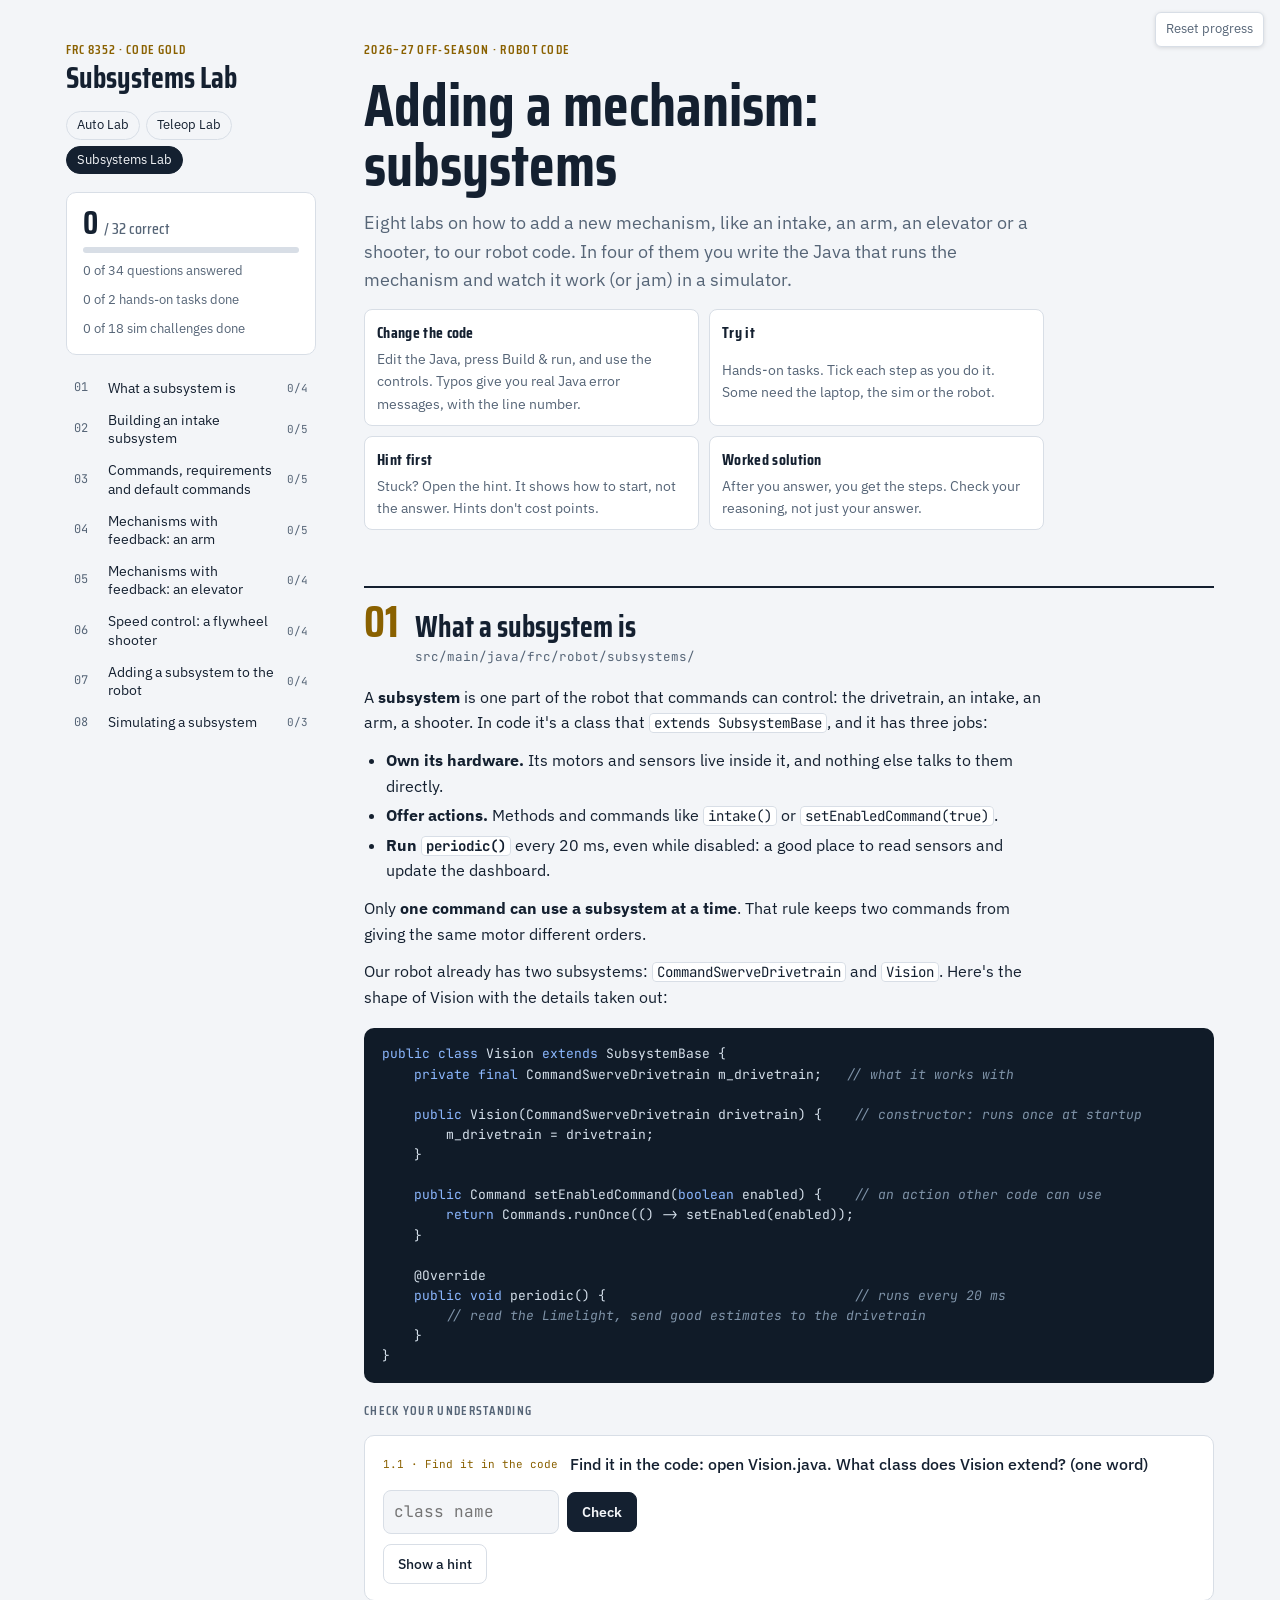
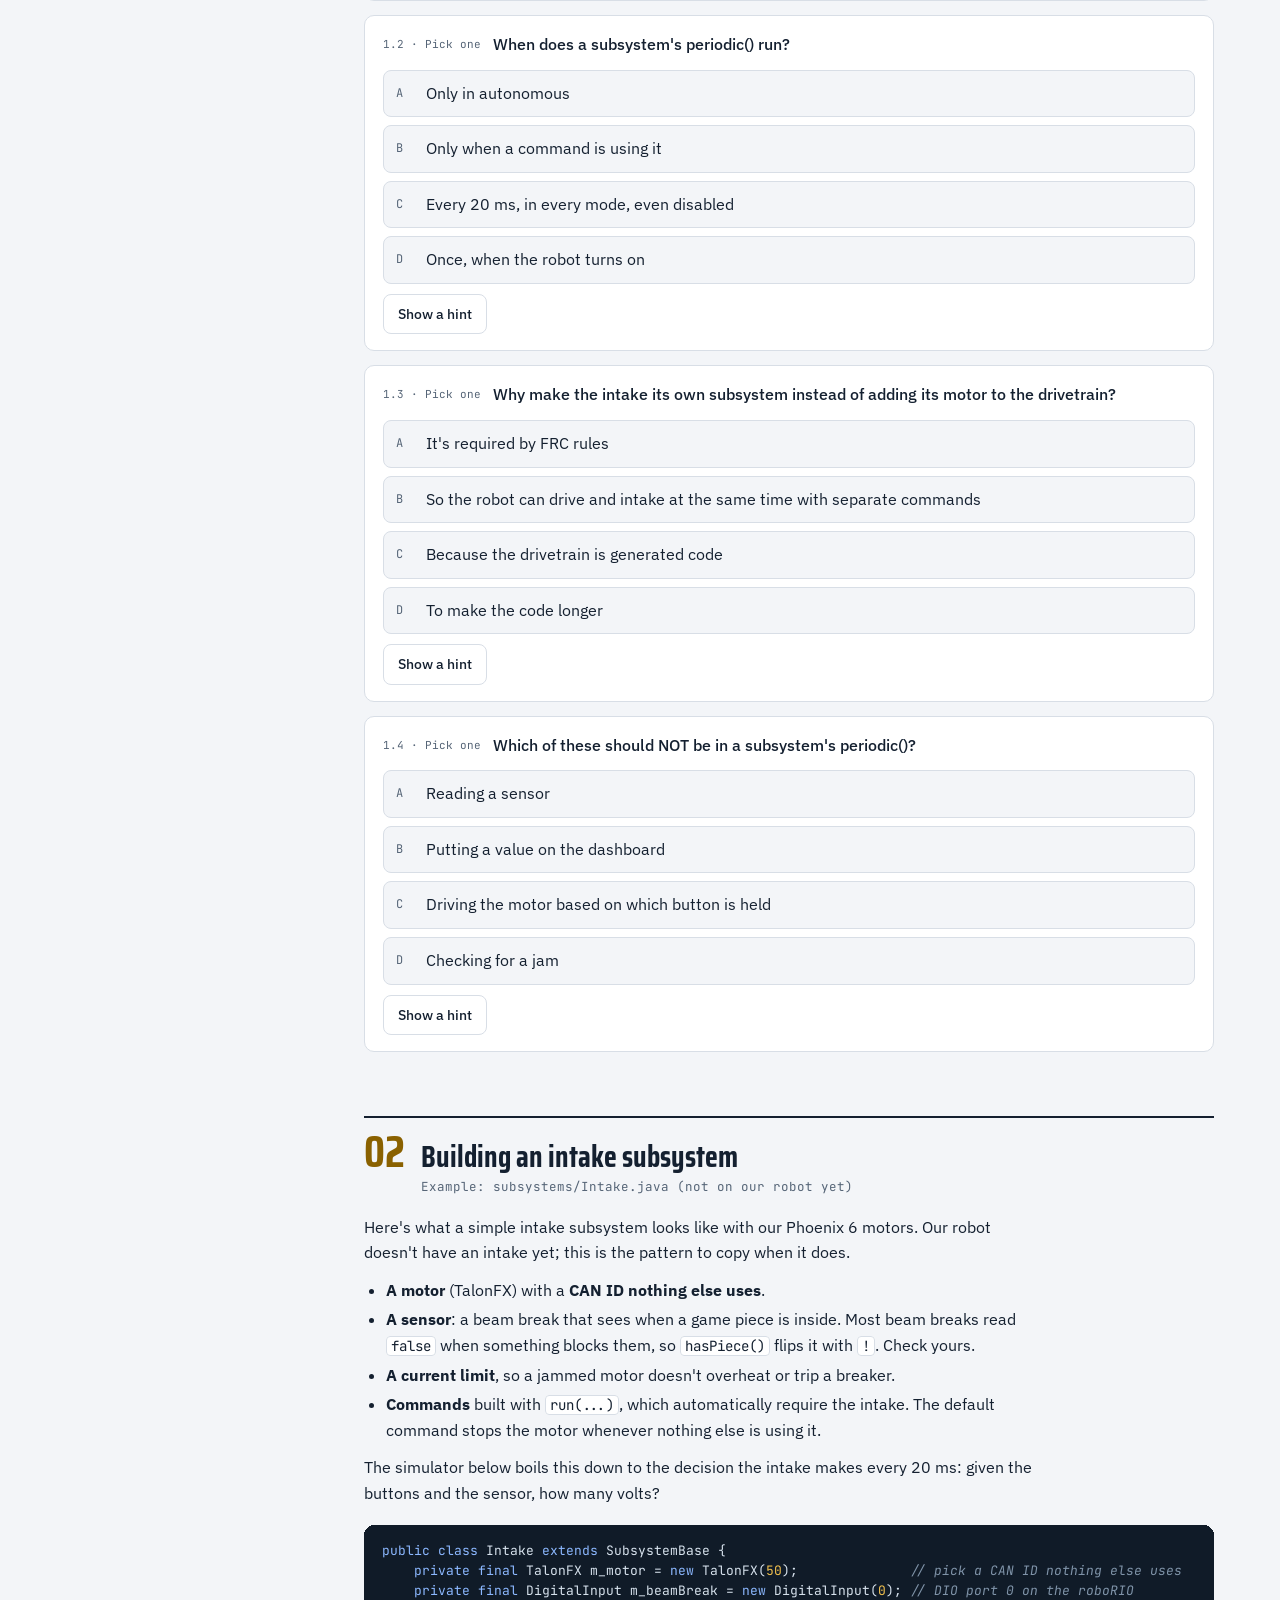
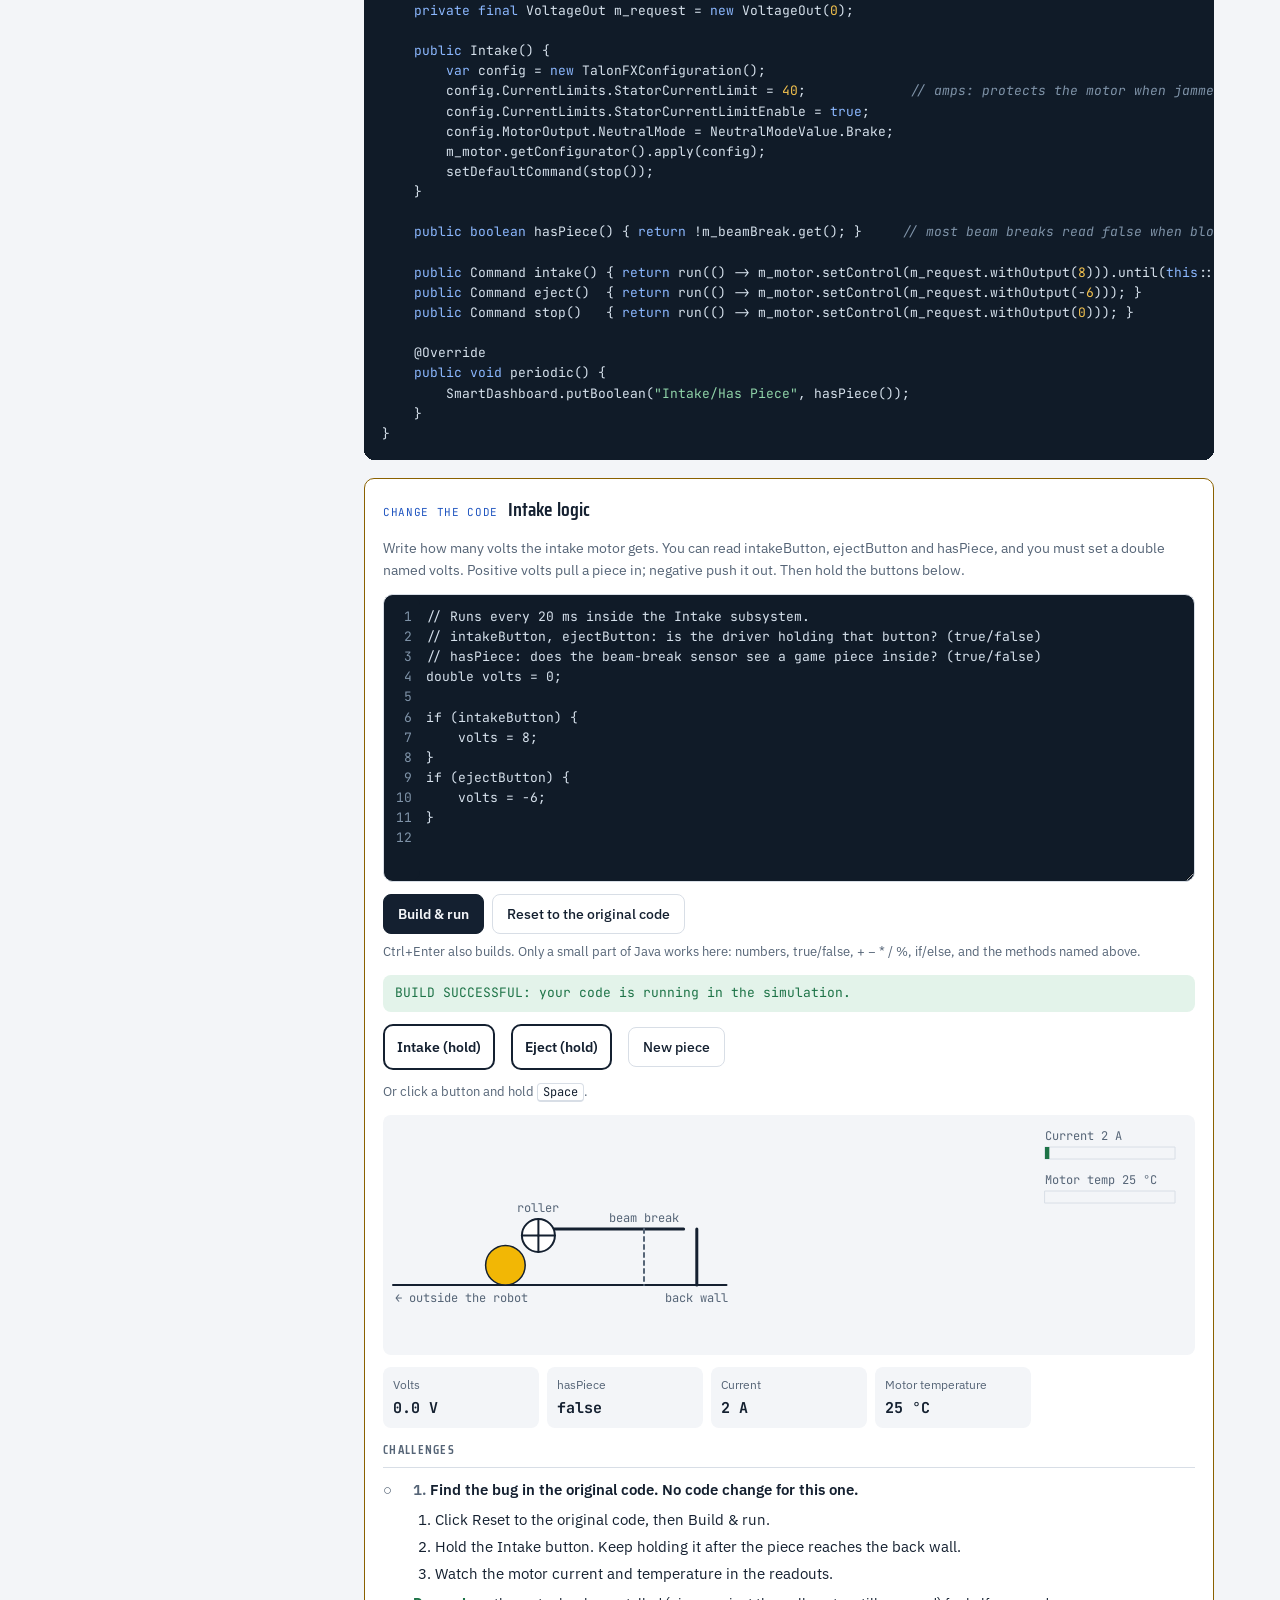
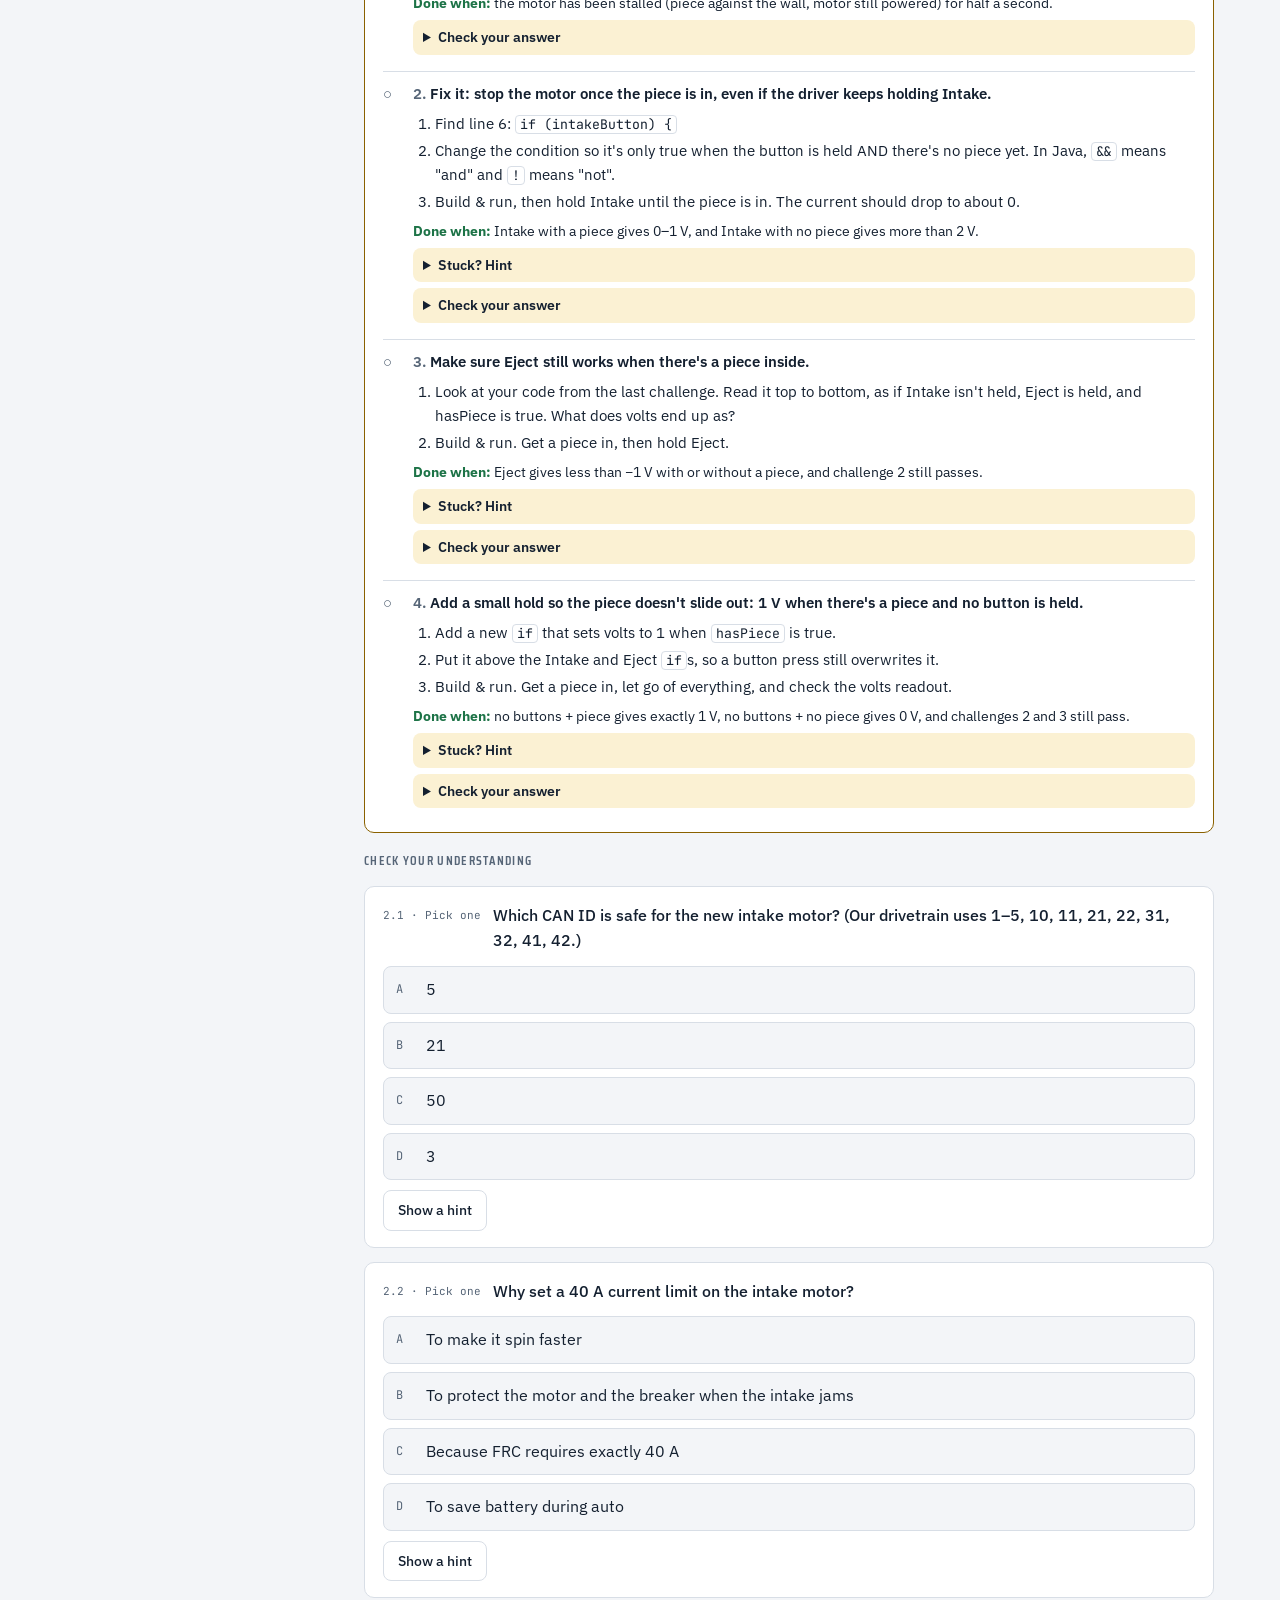
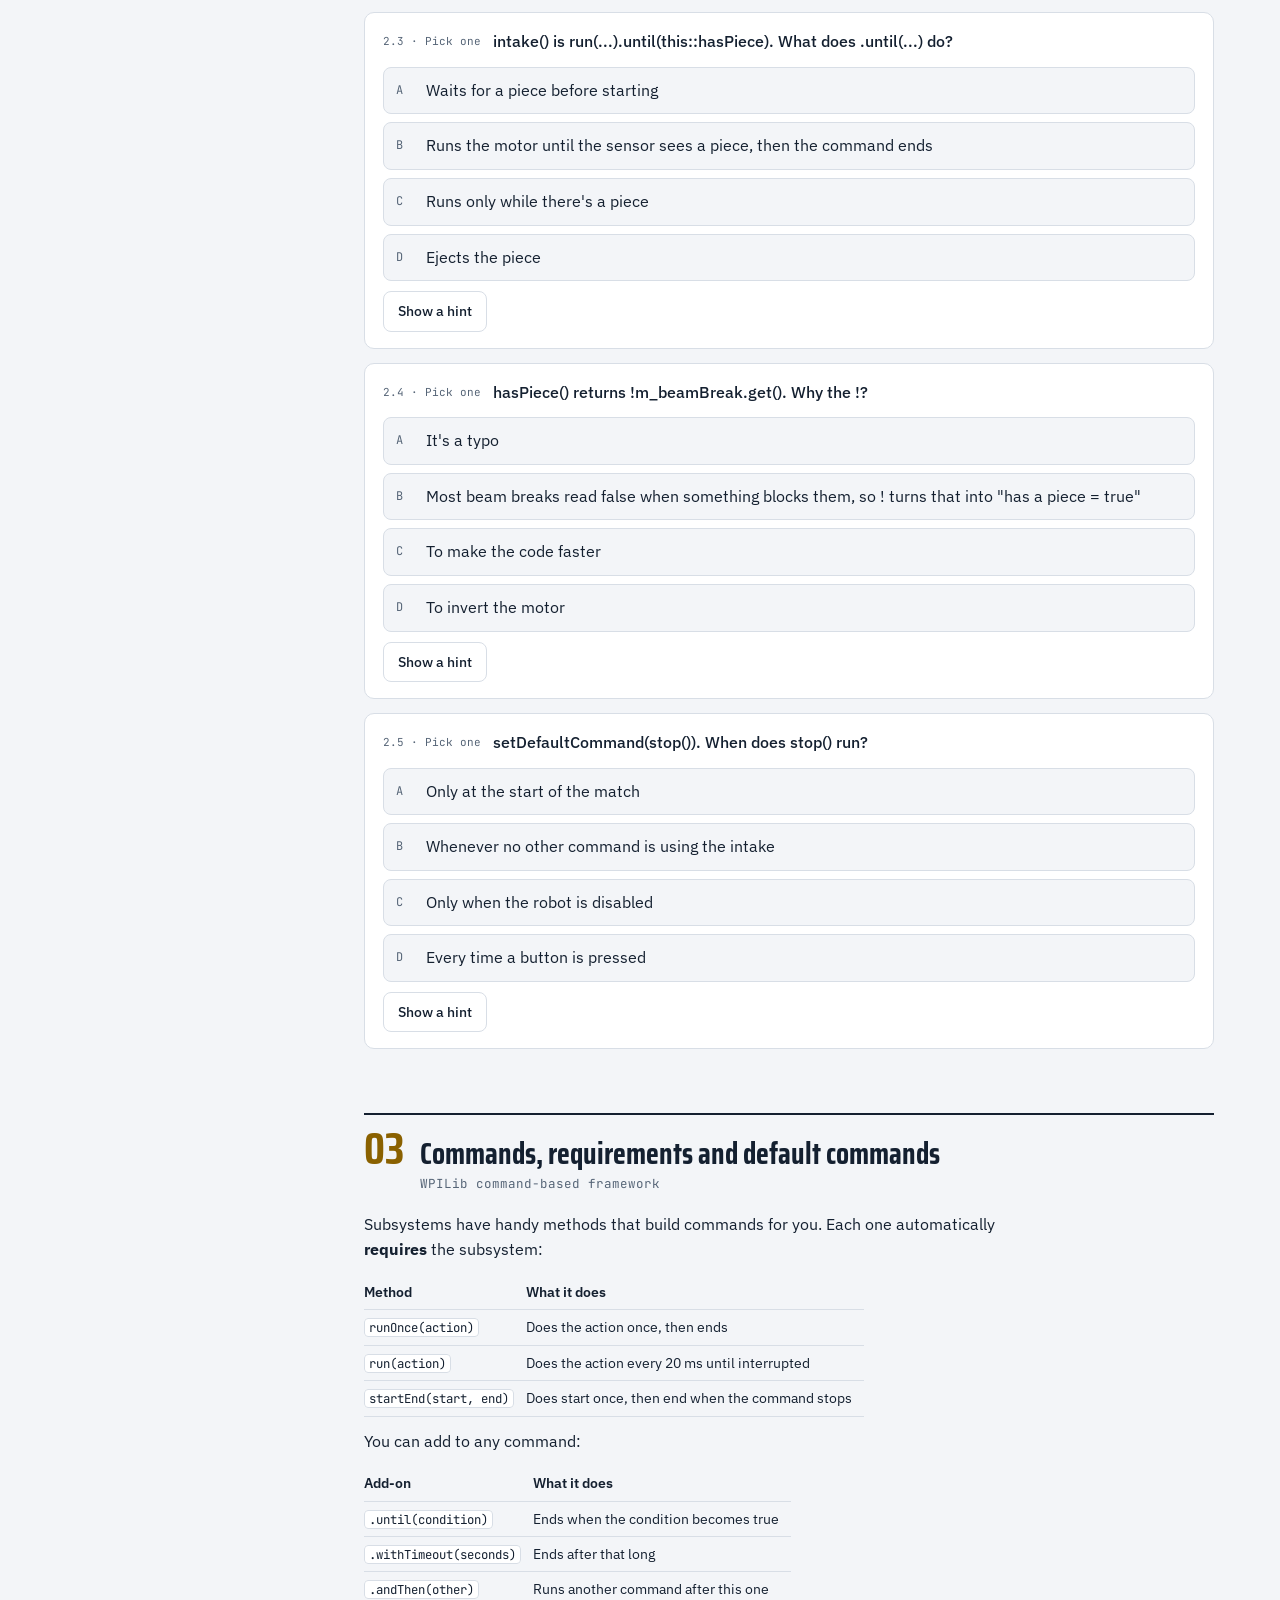
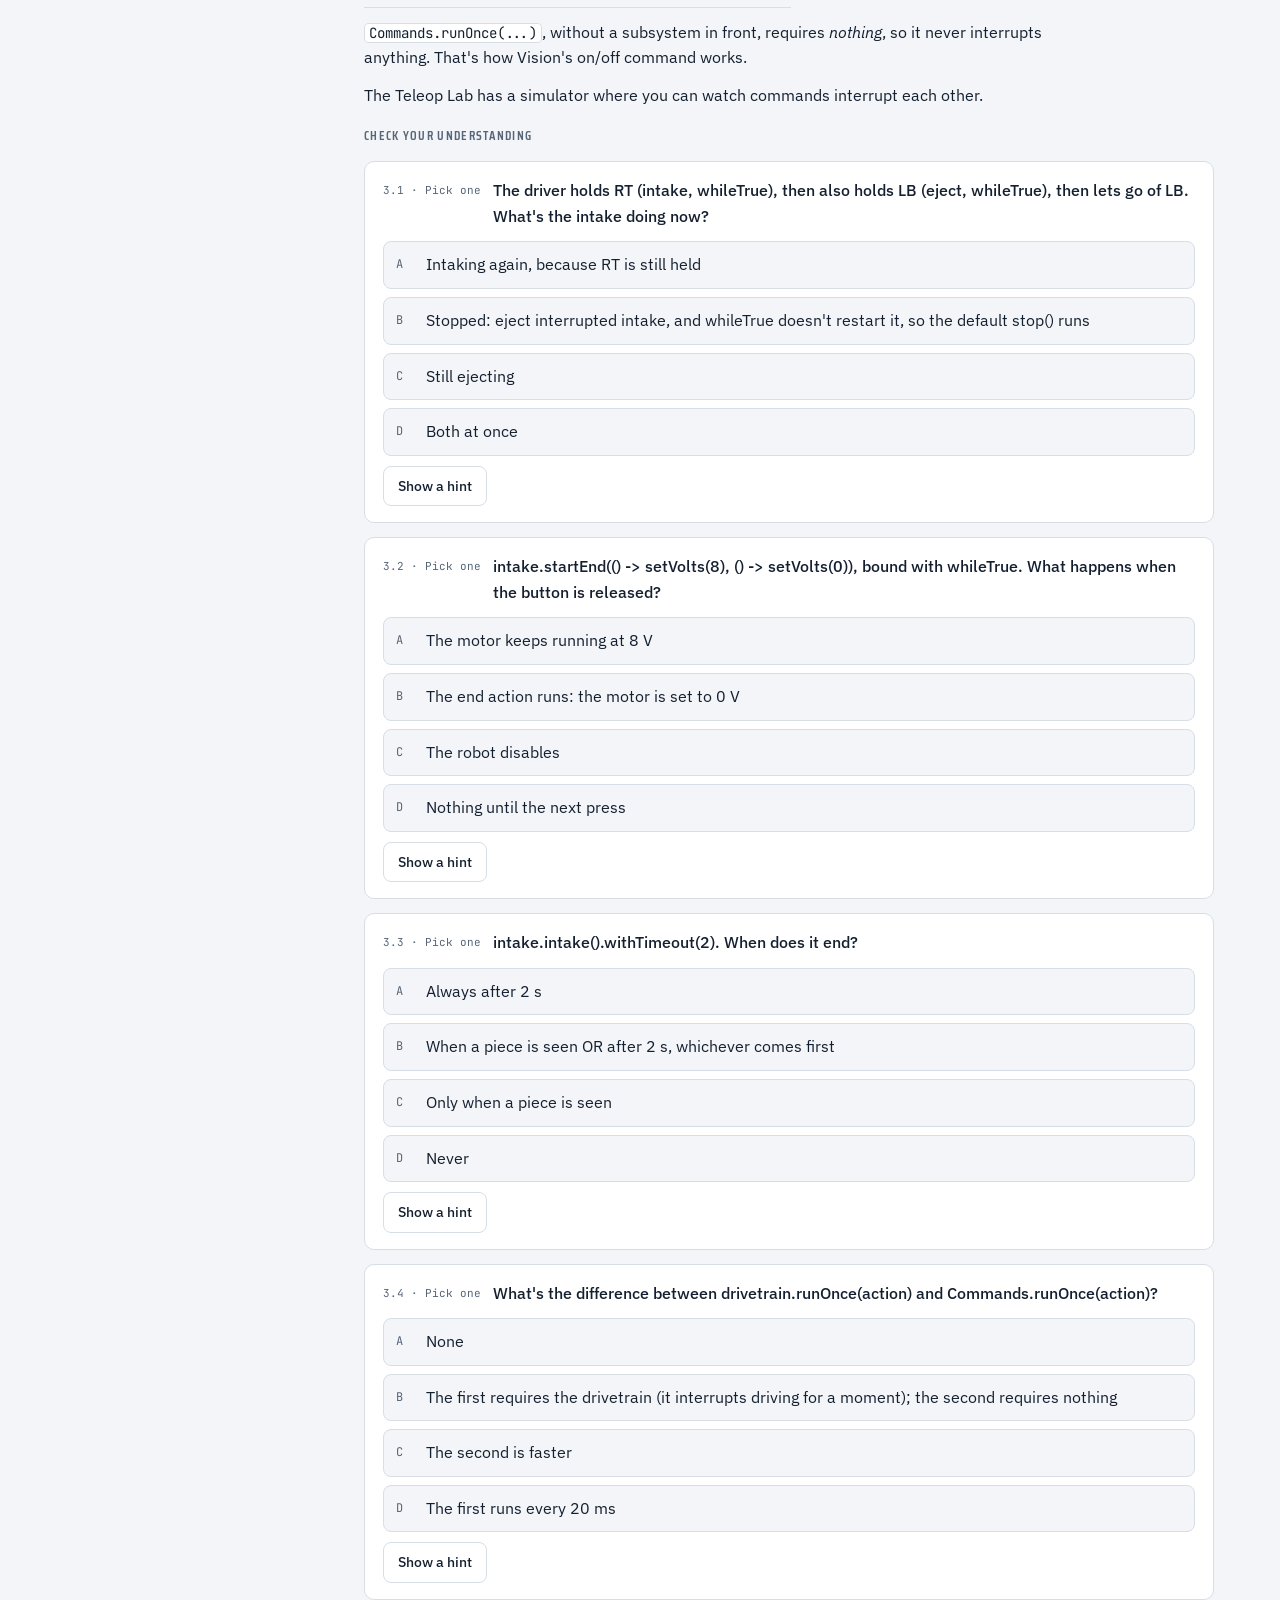
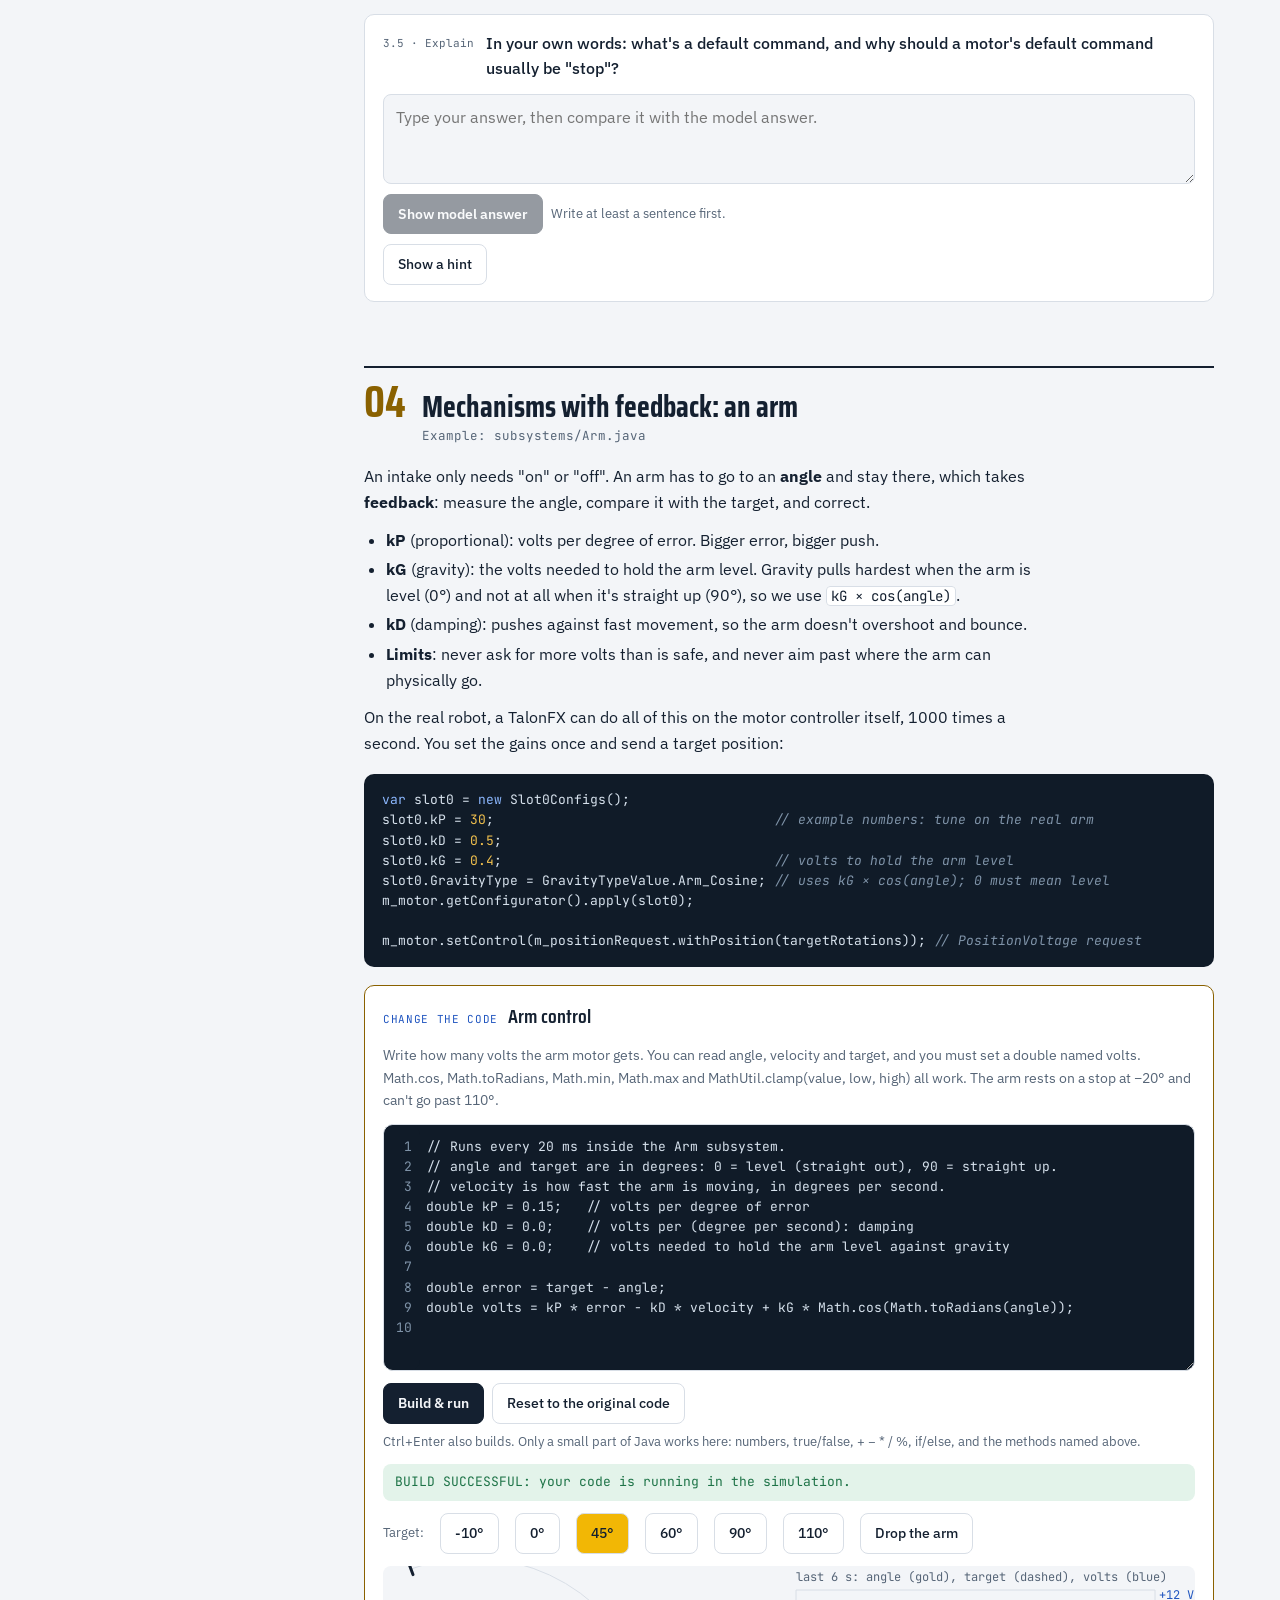
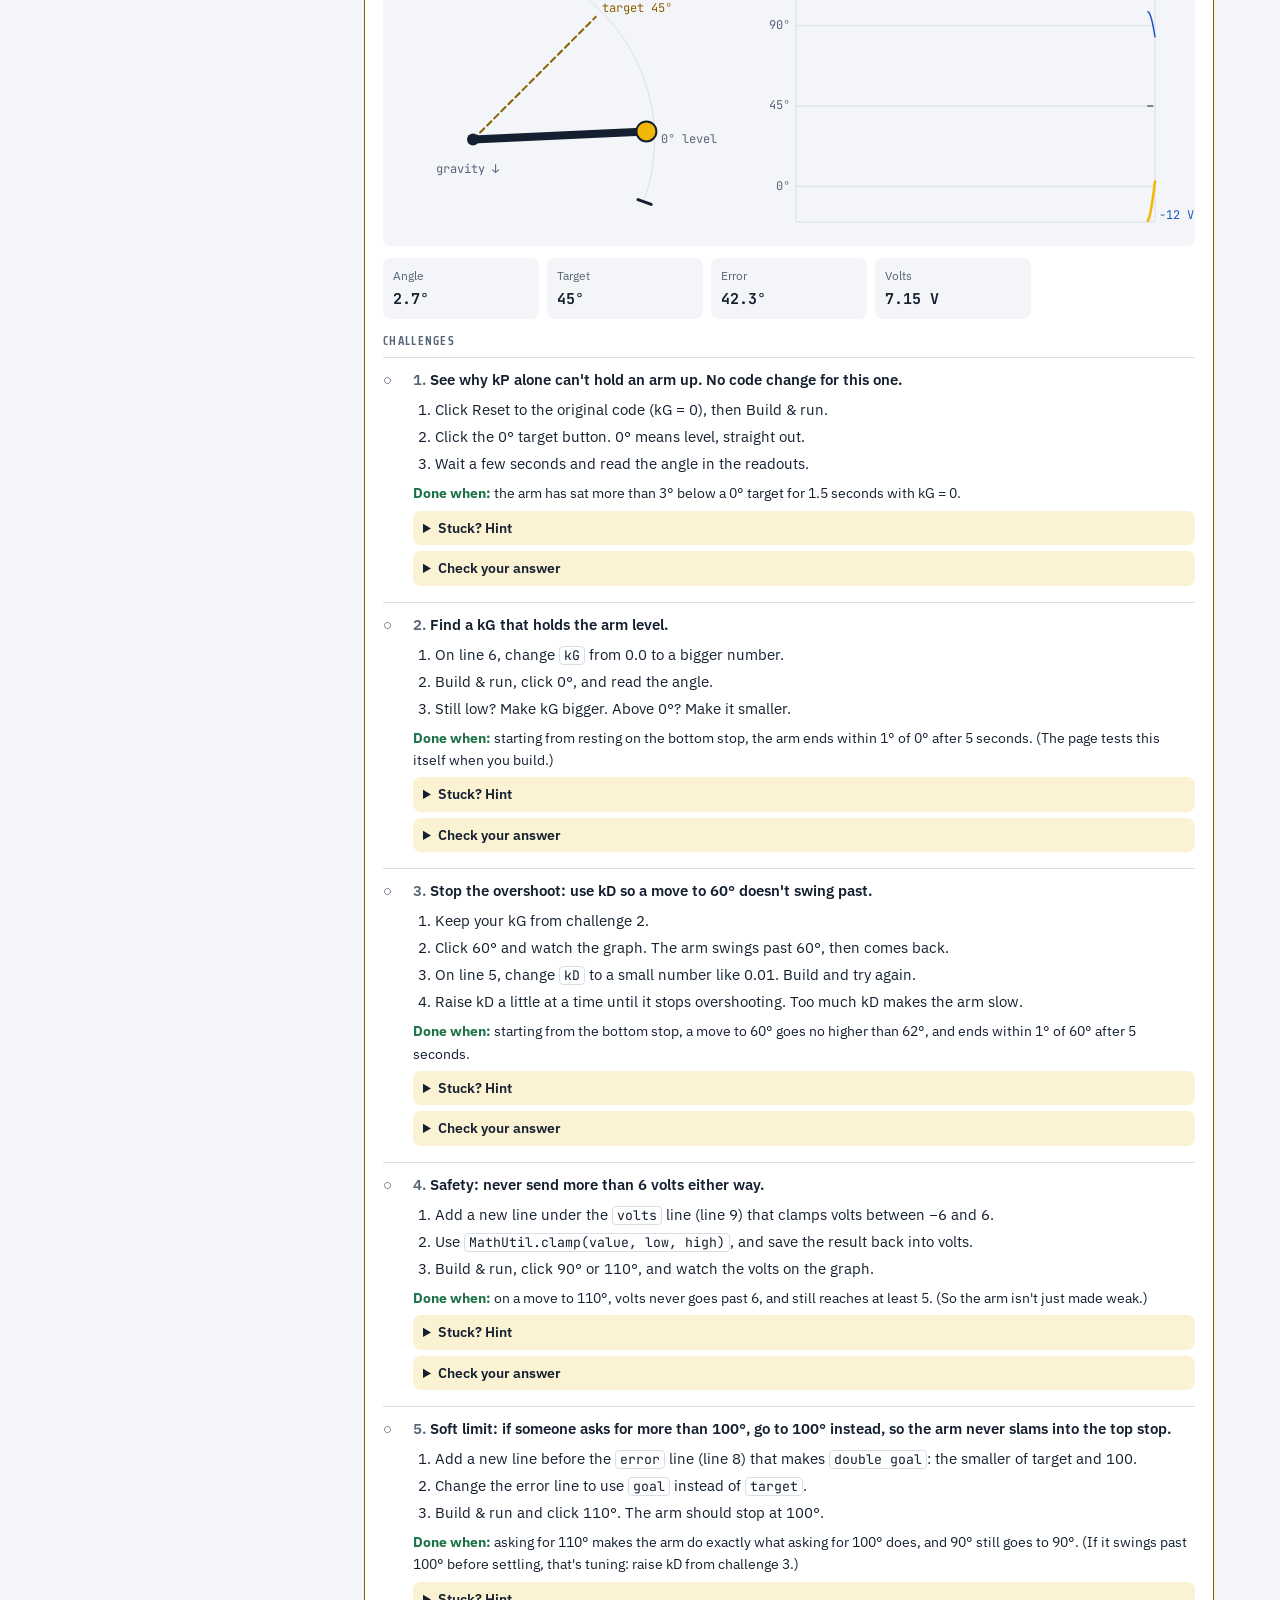
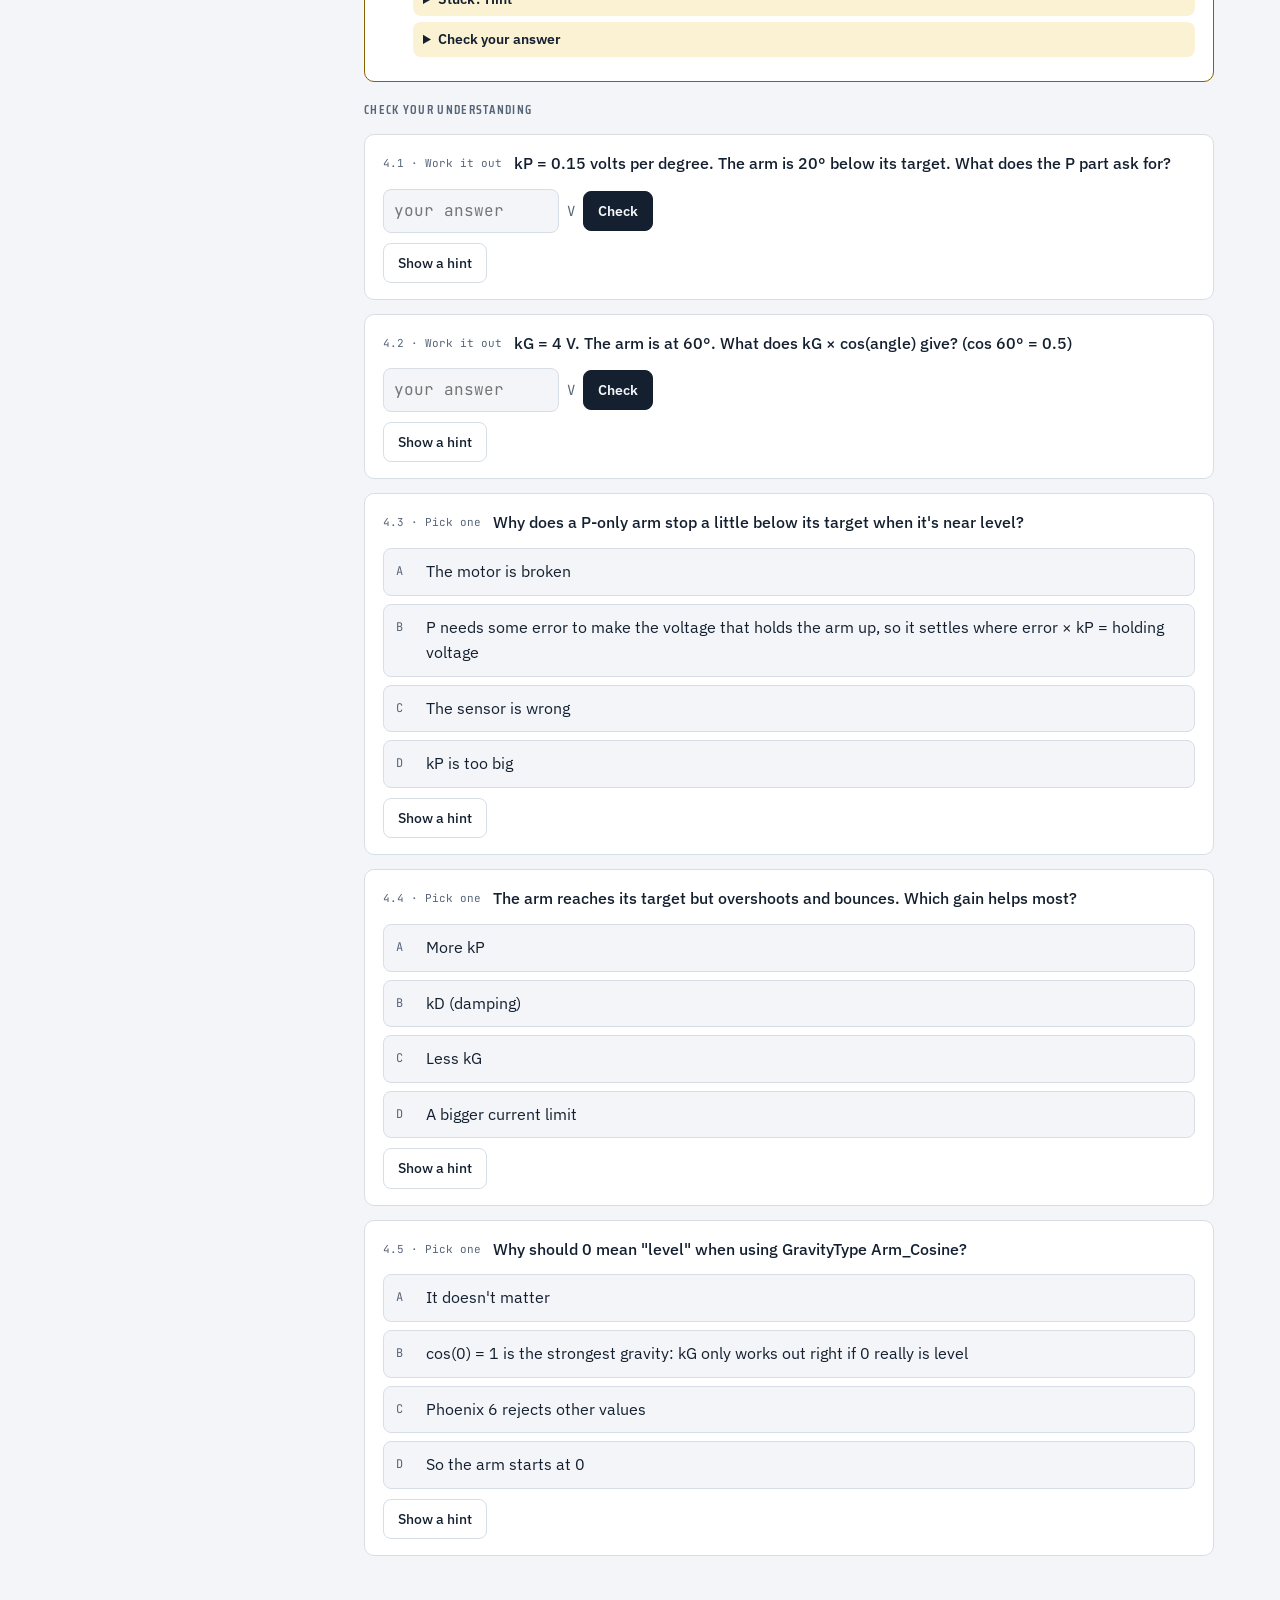
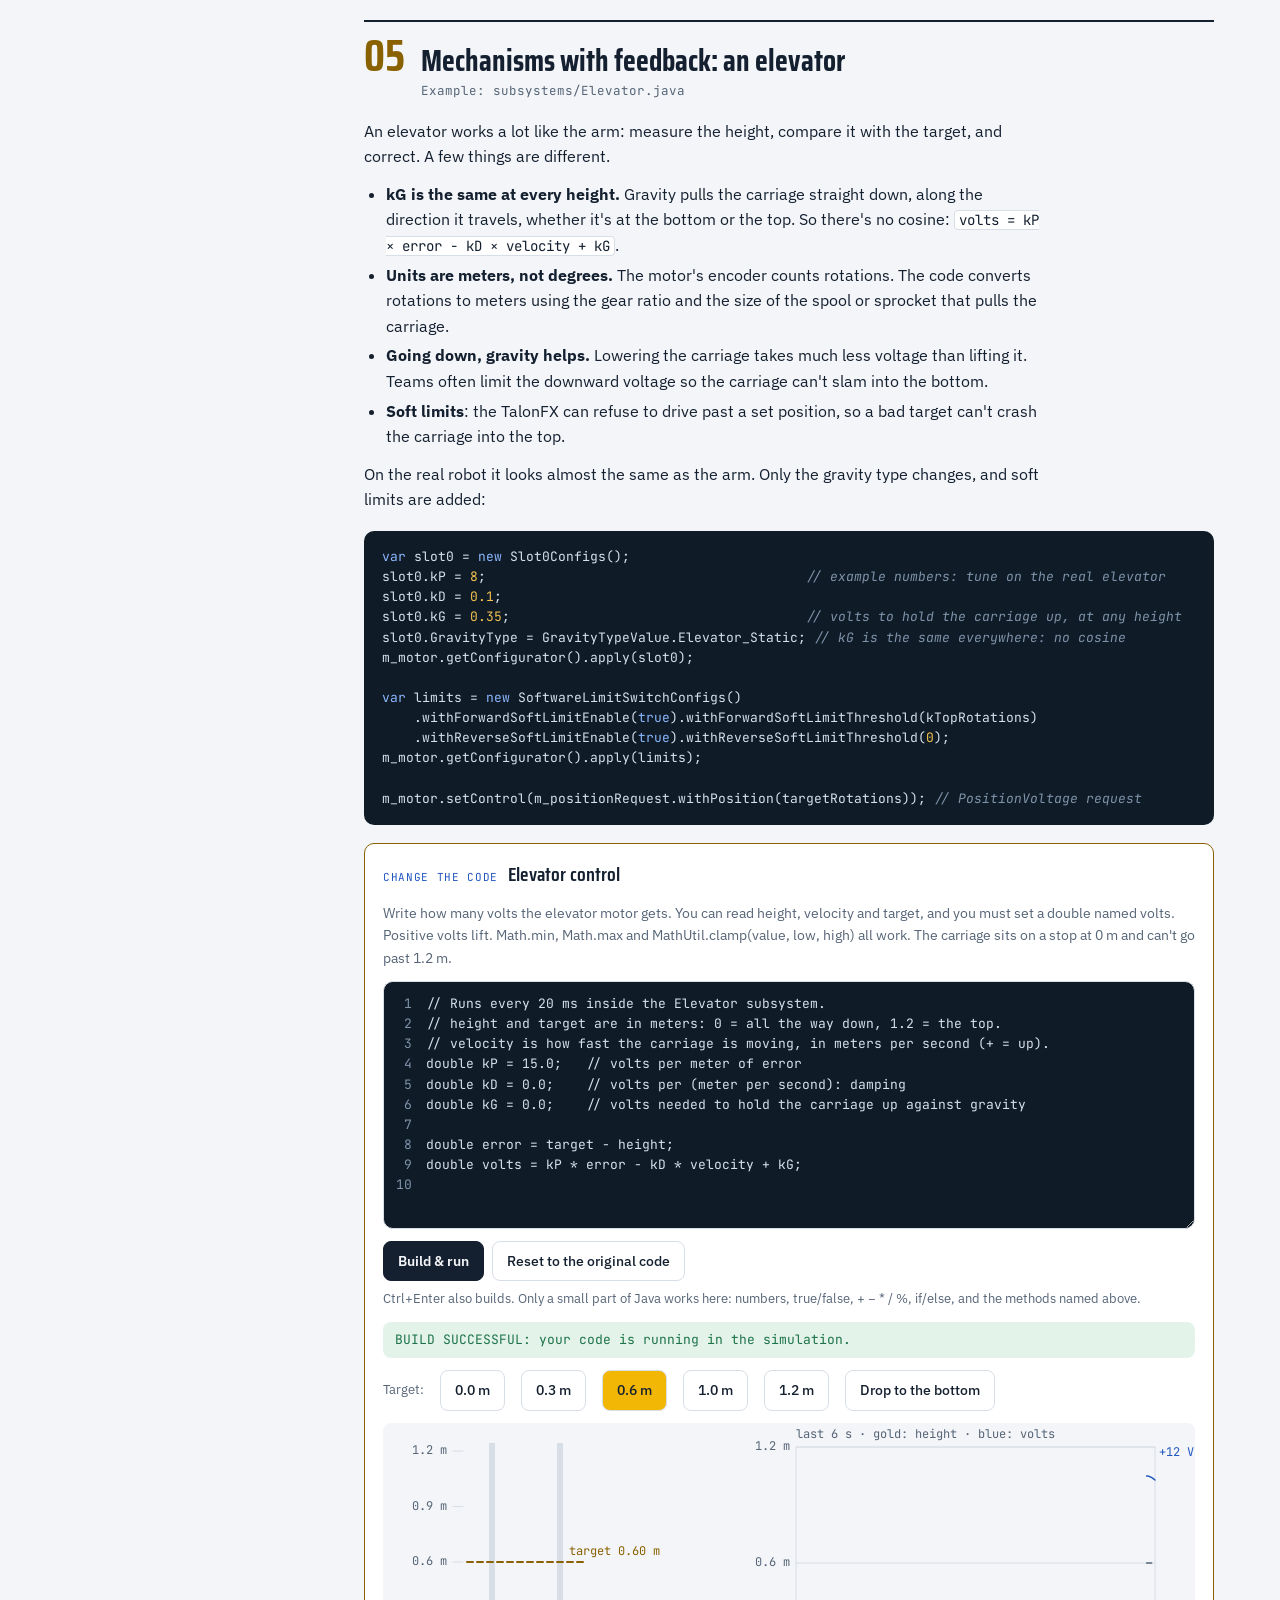
<file: subsystems.html>
<!doctype html>
<html lang="en">
<head>
<meta charset="utf-8">
<meta name="viewport" content="width=device-width,initial-scale=1,viewport-fit=cover">
<title>CODE Gold Subsystems Lab</title>
<meta name="claude:viewport-fit-sides" content="cover">
<link rel="preconnect" href="https://fonts.googleapis.com">
<link rel="preconnect" href="https://fonts.gstatic.com" crossorigin>
<link rel="stylesheet" href="https://fonts.googleapis.com/css2?family=Saira+Condensed:wght@500;600;700&family=IBM+Plex+Sans:ital,wght@0,400;0,500;0,600;1,400&family=JetBrains+Mono:wght@400;500&display=swap">
<link rel="stylesheet" href="lab.css">
</head>
<body>
<button class="reset corner" id="resetBtn" type="button" title="Erase your answers and progress on this page">Reset progress</button>
<div class="wrap">
  <aside class="rail">
    <div class="brand">
      <span class="team">FRC 8352 · CODE Gold</span>
      <span class="name">Subsystems Lab</span>
    </div>
    <nav class="labnav" aria-label="Labs"><a href="./">Auto Lab</a><a href="teleop.html">Teleop Lab</a><a href="subsystems.html" aria-current="page">Subsystems Lab</a></nav>
    <div class="score" aria-live="polite">
      <div class="big"><span id="scoreRight">0</span> <small>/ <span id="scoreTotal">0</span> correct</small></div>
      <div class="bar"><i id="scoreBar"></i></div>
      <div class="sub" id="scoreSub">0 of 0 questions answered</div>
      <div class="sub" id="taskSub">0 of 0 hands-on tasks done</div>
      <div class="sub" id="simSub">0 of 0 sim challenges done</div>
    </div>
    <ul class="toc" id="toc"></ul>
  </aside>

  <main>
    <section class="intro">
      <span class="eyebrow">2026–27 off-season · robot code</span>
      <h1>Adding a mechanism: subsystems</h1>
      <p class="lede">Eight labs on how to add a new mechanism, like an intake, an arm, an elevator or a shooter, to our robot code. In four of them you write the Java that runs the mechanism and watch it work (or jam) in a simulator.</p>
      <div class="legend">
        <div><b>Change the code</b><span>Edit the Java, press Build &amp; run, and use the controls. Typos give you real Java error messages, with the line number.</span></div>
        <div><b>Try it</b><span>Hands-on tasks. Tick each step as you do it. Some need the laptop, the sim or the robot.</span></div>
        <div><b>Hint first</b><span>Stuck? Open the hint. It shows how to start, not the answer. Hints don't cost points.</span></div>
        <div><b>Worked solution</b><span>After you answer, you get the steps. Check your reasoning, not just your answer.</span></div>
      </div>
    </section>
    <div class="lessons" id="lessons"></div>
    <section class="done-card">
      <h2>Finished?</h2>
      <p id="doneText">Answer every question to see your result here.</p>
      <ul id="doneList"></ul>
    </section>
  </main>
</div>

<script src="lab.js"></script>
<script>
/* ===================== lessons ===================== */
const SUB_LESSONS = [
{
  id: "what", title: "What a subsystem is", where: "src/main/java/frc/robot/subsystems/",
  body: `
<p>A <b>subsystem</b> is one part of the robot that commands can control: the drivetrain, an intake, an arm, a shooter. In code it's a class that <code>extends SubsystemBase</code>, and it has three jobs:</p>
<ul>
<li><b>Own its hardware.</b> Its motors and sensors live inside it, and nothing else talks to them directly.</li>
<li><b>Offer actions.</b> Methods and commands like <code>intake()</code> or <code>setEnabledCommand(true)</code>.</li>
<li><b>Run <code>periodic()</code></b> every 20 ms, even while disabled: a good place to read sensors and update the dashboard.</li>
</ul>
<p>Only <b>one command can use a subsystem at a time</b>. That rule keeps two commands from giving the same motor different orders.</p>
<p>Our robot already has two subsystems: <code>CommandSwerveDrivetrain</code> and <code>Vision</code>. Here's the shape of Vision with the details taken out:</p>`,
  code: `public class Vision extends SubsystemBase {
    private final CommandSwerveDrivetrain m_drivetrain;   // what it works with

    public Vision(CommandSwerveDrivetrain drivetrain) {    // constructor: runs once at startup
        m_drivetrain = drivetrain;
    }

    public Command setEnabledCommand(boolean enabled) {    // an action other code can use
        return Commands.runOnce(() -> setEnabled(enabled));
    }

    @Override
    public void periodic() {                               // runs every 20 ms
        // read the Limelight, send good estimates to the drivetrain
    }
}`,
  questions: [
    { id: "w1", type: "text", find: true, q: "Find it in the code: open Vision.java. What class does Vision extend? (one word)", accept: ["SubsystemBase"], placeholder: "class name",
      hint: "Look at the line that starts with public class Vision.",
      steps: ["Open subsystems/Vision.java.", "The class line reads: public class Vision extends SubsystemBase.", "Extending SubsystemBase is what makes it a subsystem: WPILib calls its periodic() and tracks which command is using it."] },
    { id: "w2", type: "mc", q: "When does a subsystem's periodic() run?",
      options: ["Only in autonomous", "Only when a command is using it", "Every 20 ms, in every mode, even disabled", "Once, when the robot turns on"], answer: 2,
      hint: "Read the third bullet in the lesson.",
      steps: ["The command scheduler calls periodic() on every subsystem each loop.", "The loop runs every 20 ms in every mode, including disabled.", "That's why Vision can keep reading the Limelight while the robot is disabled."] },
    { id: "w3", type: "mc", q: "Why make the intake its own subsystem instead of adding its motor to the drivetrain?",
      options: ["It's required by FRC rules", "So the robot can drive and intake at the same time with separate commands", "Because the drivetrain is generated code", "To make the code longer"], answer: 1,
      hint: "Remember the rule: one command per subsystem.",
      steps: ["Only one command can use a subsystem at a time.", "If the intake motor were in the drivetrain, an intake command would interrupt driving.", "As separate subsystems, a drive command and an intake command can run together."] },
    { id: "w4", type: "mc", q: "Which of these should NOT be in a subsystem's periodic()?",
      options: ["Reading a sensor", "Putting a value on the dashboard", "Driving the motor based on which button is held", "Checking for a jam"], answer: 2,
      hint: "Which job belongs to commands and bindings instead?",
      steps: ["periodic() runs all the time, no matter which command is running.", "Deciding what the motor does from buttons is the job of commands and bindings.", "If periodic() also drove the motor, it would fight whatever command is running."] }
  ]
},
{
  id: "build", sims: ["intake"], title: "Building an intake subsystem", where: "Example: subsystems/Intake.java (not on our robot yet)",
  body: `
<p>Here's what a simple intake subsystem looks like with our Phoenix 6 motors. Our robot doesn't have an intake yet; this is the pattern to copy when it does.</p>
<ul>
<li><b>A motor</b> (TalonFX) with a <b>CAN ID nothing else uses</b>.</li>
<li><b>A sensor</b>: a beam break that sees when a game piece is inside. Most beam breaks read <code>false</code> when something blocks them, so <code>hasPiece()</code> flips it with <code>!</code>. Check yours.</li>
<li><b>A current limit</b>, so a jammed motor doesn't overheat or trip a breaker.</li>
<li><b>Commands</b> built with <code>run(...)</code>, which automatically require the intake. The default command stops the motor whenever nothing else is using it.</li>
</ul>
<p>The simulator below boils this down to the decision the intake makes every 20 ms: given the buttons and the sensor, how many volts?</p>`,
  code: `public class Intake extends SubsystemBase {
    private final TalonFX m_motor = new TalonFX(50);              // pick a CAN ID nothing else uses
    private final DigitalInput m_beamBreak = new DigitalInput(0); // DIO port 0 on the roboRIO
    private final VoltageOut m_request = new VoltageOut(0);

    public Intake() {
        var config = new TalonFXConfiguration();
        config.CurrentLimits.StatorCurrentLimit = 40;             // amps: protects the motor when jammed
        config.CurrentLimits.StatorCurrentLimitEnable = true;
        config.MotorOutput.NeutralMode = NeutralModeValue.Brake;
        m_motor.getConfigurator().apply(config);
        setDefaultCommand(stop());
    }

    public boolean hasPiece() { return !m_beamBreak.get(); }     // most beam breaks read false when blocked

    public Command intake() { return run(() -> m_motor.setControl(m_request.withOutput(8))).until(this::hasPiece); }
    public Command eject()  { return run(() -> m_motor.setControl(m_request.withOutput(-6))); }
    public Command stop()   { return run(() -> m_motor.setControl(m_request.withOutput(0))); }

    @Override
    public void periodic() {
        SmartDashboard.putBoolean("Intake/Has Piece", hasPiece());
    }
}`,
  questions: [
    { id: "i1", type: "mc", q: "Which CAN ID is safe for the new intake motor? (Our drivetrain uses 1–5, 10, 11, 21, 22, 31, 32, 41, 42.)",
      options: ["5", "21", "50", "3"], answer: 2,
      hint: "Cross off every ID the drivetrain already uses.",
      steps: ["5 is the Pigeon gyro.", "21 is the front-right drive motor.", "3 is the back-right CANcoder.", "50 isn't used, so it's safe."] },
    { id: "i2", type: "mc", q: "Why set a 40 A current limit on the intake motor?",
      options: ["To make it spin faster", "To protect the motor and the breaker when the intake jams", "Because FRC requires exactly 40 A", "To save battery during auto"], answer: 1,
      hint: "What happens to current when a motor is stuck?",
      steps: ["A stuck (stalled) motor draws a huge current.", "Huge current heats the motor fast and can trip the breaker.", "A current limit caps it, so a jam is annoying instead of damaging."] },
    { id: "i3", type: "mc", q: "intake() is run(...).until(this::hasPiece). What does .until(...) do?",
      options: ["Waits for a piece before starting", "Runs the motor until the sensor sees a piece, then the command ends", "Runs only while there's a piece", "Ejects the piece"], answer: 1,
      hint: "until = keep going until something becomes true.",
      steps: ["run(...) would keep the motor going forever.", ".until(this::hasPiece) ends the command as soon as hasPiece() is true.", "When it ends, the default command (stop) takes over and the motor stops."] },
    { id: "i4", type: "mc", q: "hasPiece() returns !m_beamBreak.get(). Why the !?",
      options: ["It's a typo", "Most beam breaks read false when something blocks them, so ! turns that into \"has a piece = true\"", "To make the code faster", "To invert the motor"], answer: 1,
      hint: "! means \"not\". What does the sensor read when a piece blocks it?",
      steps: ["The beam break reads true when the beam is clear and false when it's blocked (for most sensors).", "A piece blocks the beam, so get() is false when we have a piece.", "!false = true, so hasPiece() is true. Always test your sensor to be sure."] },
    { id: "i5", type: "mc", q: "setDefaultCommand(stop()). When does stop() run?",
      options: ["Only at the start of the match", "Whenever no other command is using the intake", "Only when the robot is disabled", "Every time a button is pressed"], answer: 1,
      hint: "What's a default command for?",
      steps: ["A default command runs whenever its subsystem has nothing else to do.", "So after intake() ends or eject() is released, stop() takes over.", "That makes \"motor off\" the safe normal state."] }
  ]
},
{
  id: "commands", title: "Commands, requirements and default commands", where: "WPILib command-based framework",
  body: `
<p>Subsystems have handy methods that build commands for you. Each one automatically <b>requires</b> the subsystem:</p>
<div class="tbl"><table>
<tr><th>Method</th><th>What it does</th></tr>
<tr><td><code>runOnce(action)</code></td><td>Does the action once, then ends</td></tr>
<tr><td><code>run(action)</code></td><td>Does the action every 20 ms until interrupted</td></tr>
<tr><td><code>startEnd(start, end)</code></td><td>Does start once, then end when the command stops</td></tr>
</table></div>
<p>You can add to any command:</p>
<div class="tbl"><table>
<tr><th>Add-on</th><th>What it does</th></tr>
<tr><td><code>.until(condition)</code></td><td>Ends when the condition becomes true</td></tr>
<tr><td><code>.withTimeout(seconds)</code></td><td>Ends after that long</td></tr>
<tr><td><code>.andThen(other)</code></td><td>Runs another command after this one</td></tr>
</table></div>
<p><code>Commands.runOnce(...)</code>, without a subsystem in front, requires <i>nothing</i>, so it never interrupts anything. That's how Vision's on/off command works.</p>
<p>The Teleop Lab has a simulator where you can watch commands interrupt each other.</p>`,
  questions: [
    { id: "m1", type: "mc", q: "The driver holds RT (intake, whileTrue), then also holds LB (eject, whileTrue), then lets go of LB. What's the intake doing now?",
      options: ["Intaking again, because RT is still held", "Stopped: eject interrupted intake, and whileTrue doesn't restart it, so the default stop() runs", "Still ejecting", "Both at once"], answer: 1,
      hint: "Both commands require the intake. And whileTrue only starts a command at one moment.",
      steps: ["Pressing LB starts eject, which interrupts intake (same subsystem).", "Releasing LB ends eject.", "RT is still held, but whileTrue only starts when the button is first pressed, so intake doesn't come back.", "Nothing is using the intake, so the default command stop() runs. Press RT again to intake."] },
    { id: "m2", type: "mc", q: "intake.startEnd(() -> setVolts(8), () -> setVolts(0)), bound with whileTrue. What happens when the button is released?",
      options: ["The motor keeps running at 8 V", "The end action runs: the motor is set to 0 V", "The robot disables", "Nothing until the next press"], answer: 1,
      hint: "startEnd has two actions. When does the second one run?",
      steps: ["startEnd runs the first action when the command starts.", "Releasing the button ends the command, which runs the second action.", "setVolts(0) stops the motor."] },
    { id: "m3", type: "mc", q: "intake.intake().withTimeout(2). When does it end?",
      options: ["Always after 2 s", "When a piece is seen OR after 2 s, whichever comes first", "Only when a piece is seen", "Never"], answer: 1,
      hint: "intake() already ends on its own. Now there are two ways to end.",
      steps: ["intake() ends when hasPiece() is true.", ".withTimeout(2) adds another way to end: 2 seconds.", "Whichever happens first ends it. Great for autos, so a missed piece can't get the routine stuck."] },
    { id: "m4", type: "mc", q: "What's the difference between drivetrain.runOnce(action) and Commands.runOnce(action)?",
      options: ["None", "The first requires the drivetrain (it interrupts driving for a moment); the second requires nothing", "The second is faster", "The first runs every 20 ms"], answer: 1,
      hint: "Which one has a subsystem in front of it?",
      steps: ["subsystem.runOnce(...) builds a command that requires that subsystem.", "Commands.runOnce(...) builds one with no requirements.", "Our left bumper uses drivetrain.runOnce(drivetrain::seedFieldCentric), which interrupts driving for one loop."] },
    { id: "m5", type: "write", q: "In your own words: what's a default command, and why should a motor's default command usually be \"stop\"?",
      hint: "What should a mechanism do when nobody is asking it to do anything?",
      model: "A default command runs whenever no other command is using the subsystem. Making it stop() means the mechanism goes back to a safe, known state, motor off, as soon as a button is released or an auto step finishes, instead of continuing whatever it was last told." }
  ]
},
{
  id: "arm", sims: ["arm"], title: "Mechanisms with feedback: an arm", where: "Example: subsystems/Arm.java",
  body: `
<p>An intake only needs "on" or "off". An arm has to go to an <b>angle</b> and stay there, which takes <b>feedback</b>: measure the angle, compare it with the target, and correct.</p>
<ul>
<li><b>kP</b> (proportional): volts per degree of error. Bigger error, bigger push.</li>
<li><b>kG</b> (gravity): the volts needed to hold the arm level. Gravity pulls hardest when the arm is level (0°) and not at all when it's straight up (90°), so we use <code>kG × cos(angle)</code>.</li>
<li><b>kD</b> (damping): pushes against fast movement, so the arm doesn't overshoot and bounce.</li>
<li><b>Limits</b>: never ask for more volts than is safe, and never aim past where the arm can physically go.</li>
</ul>
<p>On the real robot, a TalonFX can do all of this on the motor controller itself, 1000 times a second. You set the gains once and send a target position:</p>`,
  code: `var slot0 = new Slot0Configs();
slot0.kP = 30;                                   // example numbers: tune on the real arm
slot0.kD = 0.5;
slot0.kG = 0.4;                                  // volts to hold the arm level
slot0.GravityType = GravityTypeValue.Arm_Cosine; // uses kG × cos(angle); 0 must mean level
m_motor.getConfigurator().apply(slot0);

m_motor.setControl(m_positionRequest.withPosition(targetRotations)); // PositionVoltage request`,
  questions: [
    { id: "a1", type: "num", q: "kP = 0.15 volts per degree. The arm is 20° below its target. What does the P part ask for?", answer: 3, tol: 0.01, unit: "V",
      hint: "P part = kP × error.",
      steps: ["error = 20°.", "0.15 × 20 = 3 V."] },
    { id: "a2", type: "num", q: "kG = 4 V. The arm is at 60°. What does kG × cos(angle) give? (cos 60° = 0.5)", answer: 2, tol: 0.01, unit: "V",
      hint: "Multiply kG by the cosine.",
      steps: ["cos(60°) = 0.5.", "4 × 0.5 = 2 V.", "At 60° gravity pulls half as hard as when level, so it takes half the holding voltage."] },
    { id: "a3", type: "mc", q: "Why does a P-only arm stop a little below its target when it's near level?",
      options: ["The motor is broken", "P needs some error to make the voltage that holds the arm up, so it settles where error × kP = holding voltage", "The sensor is wrong", "kP is too big"], answer: 1,
      hint: "If the error were zero, how many volts would P give?",
      steps: ["At zero error, P gives zero volts, and gravity pulls the arm down.", "It sags until the error is big enough that kP × error holds it up.", "kG gives the holding voltage directly, so the error can go to zero. Try it in the simulator."] },
    { id: "a4", type: "mc", q: "The arm reaches its target but overshoots and bounces. Which gain helps most?",
      options: ["More kP", "kD (damping)", "Less kG", "A bigger current limit"], answer: 1,
      hint: "Which gain reacts to speed?",
      steps: ["kD pushes against fast movement.", "That slows the arm as it swings toward the target, so it doesn't fly past.", "More kP usually makes bouncing worse."] },
    { id: "a5", type: "mc", q: "Why should 0 mean \"level\" when using GravityType Arm_Cosine?",
      options: ["It doesn't matter", "cos(0) = 1 is the strongest gravity: kG only works out right if 0 really is level", "Phoenix 6 rejects other values", "So the arm starts at 0"], answer: 1,
      hint: "Where is cos biggest?",
      steps: ["cos is biggest (1) at 0° and zero at 90°.", "Gravity is strongest when the arm is level.", "If 0 meant \"straight down\", kG × cos would push hardest exactly where gravity doesn't pull sideways at all."] }
  ]
},
{
  id: "elevator", sims: ["elevator"], title: "Mechanisms with feedback: an elevator", where: "Example: subsystems/Elevator.java",
  body: `
<p>An elevator works a lot like the arm: measure the height, compare it with the target, and correct. A few things are different.</p>
<ul>
<li><b>kG is the same at every height.</b> Gravity pulls the carriage straight down, along the direction it travels, whether it's at the bottom or the top. So there's no cosine: <code>volts = kP × error − kD × velocity + kG</code>.</li>
<li><b>Units are meters, not degrees.</b> The motor's encoder counts rotations. The code converts rotations to meters using the gear ratio and the size of the spool or sprocket that pulls the carriage.</li>
<li><b>Going down, gravity helps.</b> Lowering the carriage takes much less voltage than lifting it. Teams often limit the downward voltage so the carriage can't slam into the bottom.</li>
<li><b>Soft limits</b>: the TalonFX can refuse to drive past a set position, so a bad target can't crash the carriage into the top.</li>
</ul>
<p>On the real robot it looks almost the same as the arm. Only the gravity type changes, and soft limits are added:</p>`,
  code: `var slot0 = new Slot0Configs();
slot0.kP = 8;                                        // example numbers: tune on the real elevator
slot0.kD = 0.1;
slot0.kG = 0.35;                                     // volts to hold the carriage up, at any height
slot0.GravityType = GravityTypeValue.Elevator_Static; // kG is the same everywhere: no cosine
m_motor.getConfigurator().apply(slot0);

var limits = new SoftwareLimitSwitchConfigs()
    .withForwardSoftLimitEnable(true).withForwardSoftLimitThreshold(kTopRotations)
    .withReverseSoftLimitEnable(true).withReverseSoftLimitThreshold(0);
m_motor.getConfigurator().apply(limits);

m_motor.setControl(m_positionRequest.withPosition(targetRotations)); // PositionVoltage request`,
  questions: [
    { id: "el1", type: "num", q: "An elevator needs 1.2 V to hold the carriage up, and kP = 15 volts per meter. Someone forgot kG (it's 0). How far below the target does the carriage settle, in centimeters?", answer: 8, tol: 0.5, unit: "cm",
      hint: "P has to make the holding voltage by itself: kP × error = 1.2 V.",
      steps: ["kP × error = 1.2 V, so error = 1.2 ÷ 15 = 0.08 m.", "0.08 m = 8 cm.", "Same idea as the arm's droop. kG fixes it by giving the holding voltage directly."] },
    { id: "el2", type: "mc", q: "The arm uses kG × cos(angle). Why does the elevator just use kG?",
      options: ["Elevators are lighter than arms", "Gravity pulls straight along the elevator's travel at every height, so the holding voltage never changes", "Elevators don't need kG", "Phoenix 6 doesn't support cosine for elevators"], answer: 1,
      hint: "Does the carriage get easier to hold when it's higher up?",
      steps: ["An arm's lever changes as it swings: level is hardest, straight up is easiest.", "A carriage weighs the same and pulls straight down at any height.", "So the holding voltage is the same number everywhere: GravityType Elevator_Static."] },
    { id: "el3", type: "mc", q: "The carriage is at 0.5 m and the target is 0.2 m. Which way do the P part and kG push?",
      options: ["Both push down", "P pushes down, kG pushes up", "Both push up", "P pushes up, kG pushes down"], answer: 1,
      hint: "Work out the sign of error = target − height. kG is always a positive number.",
      steps: ["error = 0.2 − 0.5 = −0.3 m, so kP × error is negative: down.", "kG is always positive: up. It cancels gravity.", "That way P only has to do the moving, not the holding."] },
    { id: "el4", type: "mc", q: "Why might you limit the elevator's downward voltage to something like −4 V, but allow +12 V going up?",
      options: ["Motors can't run backward at full voltage", "Going down, gravity already helps, so full power would slam the carriage into the bottom", "To save battery", "Phoenix 6 requires it"], answer: 1,
      hint: "Which direction does gravity help?",
      steps: ["Lifting fights gravity, so it needs lots of voltage.", "Lowering gets help from gravity, so it needs much less.", "A smaller downward limit keeps it from crashing into the bottom stop."] }
  ]
},
{
  id: "shooter", sims: ["shooter"], title: "Speed control: a flywheel shooter", where: "Example: subsystems/Shooter.java",
  body: `
<p>The arm and elevator control a <b>position</b>. A flywheel shooter controls a <b>speed</b>: spin up to a target RPM, stay there, and only shoot once it's there.</p>
<ul>
<li><b>Feedforward does most of the work.</b> Spinning at a steady speed takes a steady voltage, about the same every time. <b>kV</b> is volts per unit of speed, and <b>kS</b> is the little extra to get past friction. Together, <code>kS + kV × target</code> is a good guess before there's any error at all.</li>
<li><b>kP fixes what's left</b> and speeds up recovery, because every note that goes through the wheel slows it down.</li>
<li><b>No kG, and usually no kD.</b> Gravity doesn't care how fast a wheel spins.</li>
<li><b>Ready to shoot?</b> The feeder should only push a note in when the wheel is close to its target speed. A note fired too slow falls short. Too fast, it goes over.</li>
</ul>
<p>Phoenix 6 measures speed in <b>rotations per second</b>, not RPM. Divide RPM by 60.</p>`,
  code: `private final VelocityVoltage m_request = new VelocityVoltage(0);
private double m_targetRps = 0;

public Shooter() {
    var slot0 = new Slot0Configs();
    slot0.kS = 0.25;   // volts to get past friction (example numbers: tune on the real shooter)
    slot0.kV = 0.12;   // volts per rotation per second
    slot0.kP = 0.1;
    m_motor.getConfigurator().apply(slot0);
}

public void setRpm(double rpm) {
    m_targetRps = rpm / 60.0;
    m_motor.setControl(m_request.withVelocity(m_targetRps));
}

/** True when the wheel is within 60 RPM (1 RPS) of the target. */
public boolean isReady() {
    return Math.abs(m_motor.getVelocity().getValueAsDouble() - m_targetRps) < 1.0;
}`,
  questions: [
    { id: "sh1", type: "num", q: "A flywheel needs 8 V to hold 4000 RPM, and kS = 0.25 V. What is kV, in volts per RPM? (Round to 4 decimal places.)", answer: 0.0019, tol: 0.0001, unit: "V/RPM",
      hint: "Steady volts = kS + kV × speed. Solve for kV.",
      steps: ["8 = 0.25 + kV × 4000.", "kV = (8 − 0.25) ÷ 4000 = 0.00194.", "That's about 0.0019 volts per RPM."] },
    { id: "sh2", type: "num", q: "Phoenix 6 wants the speed in rotations per second. What is 4000 RPM in RPS?", answer: 66.67, tol: 0.1, unit: "RPS",
      hint: "There are 60 seconds in a minute.",
      steps: ["4000 ÷ 60 = 66.67 rotations per second."] },
    { id: "sh3", type: "mc", q: "With only kP (kV = 0), why does the flywheel settle well below its target?",
      options: ["The battery is low", "kP only makes voltage when there's error, and the wheel needs a lot of voltage just to keep spinning", "The wheel is too heavy", "kP is negative"], answer: 1,
      hint: "Same reason the arm drooped without kG.",
      steps: ["Holding 4000 RPM takes about 8 V, all the time.", "With only P, the only way to get 8 V is a big error.", "kV gives that voltage directly, so the error can go to almost zero."] },
    { id: "sh4", type: "mc", q: "Which is the best rule for when the feeder may push a note in?",
      options: ["As soon as the driver presses shoot", "When the speed is within a small band of the target, above or below: Math.abs(target - rpm) < 50", "When rpm is bigger than target", "Always wait exactly 1 second"], answer: 1,
      hint: "Too slow AND too fast both miss.",
      steps: ["Too slow: the note falls short. Too fast: it goes over.", "Math.abs makes the check work on both sides of the target.", "A fixed wait doesn't know whether the wheel has recovered from the last shot."] }
  ]
},
{
  id: "wiring", title: "Adding a subsystem to the robot", where: "RobotContainer.java · Phoenix Tuner X",
  body: `
<p>Writing the class is half the job. To put a new mechanism on the robot:</p>
<ol>
<li><b>Pick a CAN ID</b> nothing else uses, and set it on the motor in Phoenix Tuner X. Update its firmware while you're there.</li>
<li><b>Create it once</b> in <code>RobotContainer</code>.</li>
<li><b>Bind buttons</b> to its commands in <code>configureBindings()</code>.</li>
<li><b>Register named commands</b> if autos will use it, <i>before</i> <code>buildAutoChooser</code> (from the Auto Lab).</li>
<li><b>Test in order:</b> build → simulate → robot on blocks → low power → full power.</li>
</ol>
<div class="tbl"><table>
<tr><th>CAN IDs already used</th><th></th></tr>
<tr><td>Drive motors</td><td>10, 21, 31, 41</td></tr>
<tr><td>Steer motors</td><td>11, 22, 32, 42</td></tr>
<tr><td>CANcoders</td><td>1, 2, 3, 4</td></tr>
<tr><td>Pigeon 2 gyro</td><td>5</td></tr>
</table></div>
<p>Pick buttons carefully too: X and Y are part of our SysId combos, so a plain X binding would also fire whenever someone starts SysId.</p>`,
  code: `public class RobotContainer {
    private final Intake intake = new Intake();                // 2. create it once

    public RobotContainer() {
        // 4. let PathPlanner autos use it (register BEFORE buildAutoChooser)
        NamedCommands.registerCommand("Intake", intake.intake().withTimeout(3));
        autoChooser = AutoBuilder.buildAutoChooser("Square Test");
        ...
    }

    private void configureBindings() {
        // 3. connect buttons to its commands
        joystick.rightTrigger().whileTrue(intake.intake());
        joystick.leftTrigger().whileTrue(intake.eject());
        ...
    }
}`,
  tasks: [
    { id: "t-add", title: "Add a real subsystem (with a mentor)", need: "A motor on the robot, laptop with Phoenix Tuner X and the repo",
      steps: ["Pick a CAN ID that isn't in the table. Write it down.", "In Phoenix Tuner X, find the new motor, update its firmware, and set its CAN ID.", "Make a branch, like intake-subsystem.", "Write the subsystem class (start from the Intake example) and create it in RobotContainer.", "./gradlew build, then run it in simulation.", "On the robot, with the mechanism free to move (or the robot on blocks), test at low voltage first (try 2–3 V).", "Check the current and temperature in Tuner X while it runs, then open a PR."],
      expect: "The new motor shows up in Tuner X with its own ID and no conflicts, spins the right way at low voltage, and stops when the button is released. If it spins backward, fix the motor's direction in its config, not by flipping signs all over the code." }
  ],
  questions: [
    { id: "r1", type: "num", q: "How many CAN IDs does our drivetrain use in total?", answer: 13, tol: 0.01, unit: "",
      hint: "Count the table: drive motors, steer motors, CANcoders and the Pigeon.",
      steps: ["4 drive motors + 4 steer motors = 8.", "4 CANcoders → 12.", "1 Pigeon → 13."] },
    { id: "r2", type: "mc", q: "Two devices end up with the same CAN ID. What happens?",
      options: ["Nothing, CAN sorts it out", "Their messages get mixed up: one or both act wrong or go missing, and Tuner X shows a conflict", "The robot runs twice as fast", "Only the newer one works"], answer: 1,
      hint: "The ID is how each message finds its device.",
      steps: ["Every message on the CAN bus is addressed by device type and ID.", "Two of the same type with the same ID can't be told apart.", "Commands and readings get mixed up. Tuner X flags it, so always check there after adding a device."] },
    { id: "r3", type: "mc", q: "You add NamedCommands.registerCommand(\"Intake\", ...) after buildAutoChooser. What happens in autos?",
      options: ["Works fine", "The Intake step in autos does nothing, because the autos were built before the name existed", "The robot won't enable", "The auto chooser disappears"], answer: 1,
      hint: "This is the same mistake as in the Auto Lab.",
      steps: ["buildAutoChooser builds every auto right away.", "An auto step named \"Intake\" is looked up at that moment.", "If it isn't registered yet, that step becomes a do-nothing."] },
    { id: "r4", type: "mc", q: "Why test a new mechanism at low voltage first?",
      options: ["To save battery", "If something's wrong (direction, limits, wiring), it fails slowly instead of breaking parts or hurting someone", "Low voltage is more accurate", "FRC rules require it"], answer: 1,
      hint: "What's the worst thing a brand-new mechanism could do?",
      steps: ["A new mechanism might spin backward, hit a hard stop, or have a wiring mistake.", "At low voltage, those mistakes happen slowly and gently.", "Once it behaves, raise the power step by step."] }
  ]
},
{
  id: "simulate", title: "Simulating a subsystem", where: "WPILib physics simulation · Phoenix 6 sim",
  body: `
<p>The simulators on this page are simplified versions of a real technique: run a <b>physics model</b> of the mechanism and your <b>real code</b> together, 50 times a second.</p>
<p>WPILib has ready-made models: <code>DCMotorSim</code> (a motor with a load), <code>ElevatorSim</code>, and <code>SingleJointedArmSim</code>. With Phoenix 6, you feed the model's results back into the simulated motor through <code>TalonFX.getSimState()</code>, so your code reads sensor values as if the mechanism were real.</p>
<p>Our drivetrain already does this: <code>startSimThread()</code> in <code>CommandSwerveDrivetrain</code> runs the swerve physics every 4 ms. That's why autos work in the simulator.</p>
<p>Simulation catches logic mistakes. It can't catch a swapped wire, a wrong CAN ID, a sensor that reads backward, or a mechanism that rubs. Those only show up on the real robot.</p>`,
  tasks: [
    { id: "t-armsim", title: "Run WPILib's arm simulation example", need: "Laptop with WPILib 2026",
      steps: ["Ctrl+Shift+P → WPILib: Create a new project → Example → Java → Arm Simulation.", "Save it somewhere outside our robot repo.", "Simulate Robot Code → Sim GUI, and open the arm's Mechanism2d view under NetworkTables.", "Enable Teleoperated and use the joystick button the example's code binds (look in Robot.java) to move the arm.", "Find the arm's kP in the code, change it, and run again."],
      expect: "A drawing of an arm that swings to a setpoint. Raising kP makes it faster and bouncier, the same thing you saw in this page's arm simulator." }
  ],
  questions: [
    { id: "s1", type: "num", find: true, q: "Find it in the code: in CommandSwerveDrivetrain.java, what is kSimLoopPeriod, in milliseconds?", answer: 4, tol: 0.01, unit: "ms",
      hint: "Search for kSimLoopPeriod. The number is in seconds.",
      steps: ["Open subsystems/CommandSwerveDrivetrain.java and search kSimLoopPeriod.", "It's 0.004 seconds.", "0.004 s × 1000 = 4 ms. The physics runs 5 times per robot loop, for a smoother simulation."] },
    { id: "s2", type: "mc", q: "Which problem can simulation NOT catch?",
      options: ["A command bound to the wrong button", "A motor wired so it spins backward", "Forgetting the default command", "A math mistake in kG × cos(angle)"], answer: 1,
      hint: "Which of these is about the real hardware?",
      steps: ["Button bindings, default commands and math are all in the code, so the sim runs them.", "Which way a real motor spins depends on wiring and mechanics.", "The sim assumes the hardware matches the code, so only the real robot shows that mistake."] },
    { id: "s3", type: "write", q: "Your team adds an arm. Describe the order you'd test it in, and why that order.",
      hint: "Start where mistakes are cheapest.",
      model: "First build and run it in simulation, where mistakes cost nothing. Then on the real robot with the arm free to move and nobody near it, at low voltage, checking direction, limits, current and temperature. Only then raise the power and tune. Each step catches problems before they can break the mechanism or hurt someone." }
  ]
}
];

/* ===================== simulation challenges ===================== */
const SUB_CHALLENGES = {
  intake: [
    { id: "i-jam", goal: "Find the bug in the original code. No code change for this one.",
      steps: ["Click Reset to the original code, then Build & run.",
        "Hold the Intake button. Keep holding it after the piece reaches the back wall.",
        "Watch the motor current and temperature in the readouts."],
      done: "the motor has been stalled (piece against the wall, motor still powered) for half a second.",
      answer: "The roller can't turn, but it still gets 8 V. The current jumps to the 40 A limit and the temperature keeps climbing. A stalled motor turns all that power into heat. In a match, that can overheat the motor or trip a breaker." },
    { id: "i-stop", goal: "Fix it: stop the motor once the piece is in, even if the driver keeps holding Intake.",
      steps: ["Find line 6: `if (intakeButton) {`",
        "Change the condition so it's only true when the button is held AND there's no piece yet. In Java, `&&` means \"and\" and `!` means \"not\".",
        "Build & run, then hold Intake until the piece is in. The current should drop to about 0."],
      done: "Intake with a piece gives 0–1 V, and Intake with no piece gives more than 2 V.",
      hint: "`!hasPiece` is true when there's no piece. Put it together with `intakeButton` using `&&`.",
      answerCode: "if (intakeButton && !hasPiece) {\n    volts = 8;\n}" },
    { id: "i-eject", goal: "Make sure Eject still works when there's a piece inside.",
      steps: ["Look at your code from the last challenge. Read it top to bottom, as if Intake isn't held, Eject is held, and hasPiece is true. What does volts end up as?",
        "Build & run. Get a piece in, then hold Eject."],
      done: "Eject gives less than −1 V with or without a piece, and challenge 2 still passes.",
      hint: "If you used the answer above (`intakeButton && !hasPiece`), this one is already ticked. Some people fix challenge 2 another way instead, by adding `if (hasPiece) { volts = 0; }` at the bottom. That breaks Eject, because the last `if` that runs wins. Try it to see!",
      answer: "The code runs top to bottom, and each `if` that's true overwrites volts. So the last true `if` decides. A check that turns the motor off has to come before Eject, or be written so it only blocks Intake." },
    { id: "i-hold", goal: "Add a small hold so the piece doesn't slide out: 1 V when there's a piece and no button is held.",
      steps: ["Add a new `if` that sets volts to 1 when `hasPiece` is true.",
        "Put it above the Intake and Eject `if`s, so a button press still overwrites it.",
        "Build & run. Get a piece in, let go of everything, and check the volts readout."],
      done: "no buttons + piece gives exactly 1 V, no buttons + no piece gives 0 V, and challenges 2 and 3 still pass.",
      hint: "Order matters again. Put your new `if` first, then Intake, then Eject last.",
      answerCode: "double volts = 0;\n\nif (hasPiece) {\n    volts = 1;   // gentle hold\n}\nif (intakeButton && !hasPiece) {\n    volts = 8;\n}\nif (ejectButton) {\n    volts = -6;\n}" }
  ],
  arm: [
    { id: "a-droop", goal: "See why kP alone can't hold an arm up. No code change for this one.",
      steps: ["Click Reset to the original code (kG = 0), then Build & run.",
        "Click the 0° target button. 0° means level, straight out.",
        "Wait a few seconds and read the angle in the readouts."],
      done: "the arm has sat more than 3° below a 0° target for 1.5 seconds with kG = 0.",
      hint: "kP only makes voltage when there's an error. How much error do you need to make enough voltage to hold the arm up?",
      answer: "It sags about 12° low. Holding the arm level takes about 1.8 V. With kP = 0.15 V per degree, the only way to get 1.8 V is an error of 1.8 / 0.15 = 12°. So the arm settles where the error is just big enough to hold it up." },
    { id: "a-kg", goal: "Find a kG that holds the arm level.",
      steps: ["On line 6, change `kG` from 0.0 to a bigger number.",
        "Build & run, click 0°, and read the angle.",
        "Still low? Make kG bigger. Above 0°? Make it smaller."],
      done: "starting from resting on the bottom stop, the arm ends within 1° of 0° after 5 seconds. (The page tests this itself when you build.)",
      hint: "Use what you found in challenge 1: the volts needed ≈ droop × kP = 12 × 0.15.",
      answerCode: "double kG = 1.8;    // volts needed to hold the arm level against gravity" },
    { id: "a-damp", goal: "Stop the overshoot: use kD so a move to 60° doesn't swing past.",
      steps: ["Keep your kG from challenge 2.",
        "Click 60° and watch the graph. The arm swings past 60°, then comes back.",
        "On line 5, change `kD` to a small number like 0.01. Build and try again.",
        "Raise kD a little at a time until it stops overshooting. Too much kD makes the arm slow."],
      done: "starting from the bottom stop, a move to 60° goes no higher than 62°, and ends within 1° of 60° after 5 seconds.",
      hint: "kD pushes against velocity, like a brake that gets stronger the faster the arm moves. Try values between 0.01 and 0.04.",
      answerCode: "double kD = 0.025;  // volts per (degree per second): damping" },
    { id: "a-limit", goal: "Safety: never send more than 6 volts either way.",
      steps: ["Add a new line under the `volts` line (line 9) that clamps volts between −6 and 6.",
        "Use `MathUtil.clamp(value, low, high)`, and save the result back into volts.",
        "Build & run, click 90° or 110°, and watch the volts on the graph."],
      done: "on a move to 110°, volts never goes past 6, and still reaches at least 5. (So the arm isn't just made weak.)",
      hint: "`volts = MathUtil.clamp(volts, ?, ?);` Fill in the two limits.",
      answerCode: "volts = MathUtil.clamp(volts, -6, 6);   // never more than 6 V either way" },
    { id: "a-soft", goal: "Soft limit: if someone asks for more than 100°, go to 100° instead, so the arm never slams into the top stop.",
      steps: ["Add a new line before the `error` line (line 8) that makes `double goal`: the smaller of target and 100.",
        "Change the error line to use `goal` instead of `target`.",
        "Build & run and click 110°. The arm should stop at 100°."],
      done: "asking for 110° makes the arm do exactly what asking for 100° does, and 90° still goes to 90°. (If it swings past 100° before settling, that's tuning: raise kD from challenge 3.)",
      hint: "`Math.min(a, b)` gives the smaller of two numbers. You can't change `target` itself, because it comes from outside your code. Make a new variable instead.",
      answerCode: "double goal = Math.min(target, 100);   // soft limit\ndouble error = goal - angle;" }
  ],
  elevator: [
    { id: "e-sag", goal: "See the same sag as the arm. No code change for this one.",
      steps: ["Click Reset to the original code (kG = 0), then Build & run.",
        "Click the 0.6 m target button.",
        "Wait a few seconds and read the height in the readouts."],
      done: "the carriage has sat more than 5 cm below a 0.6 m target for 1.5 seconds with kG = 0.",
      hint: "kP only makes voltage when there's an error. How much error does it take to make enough voltage to hold the carriage up?",
      answer: "It settles about 8 cm low, at 0.52 m. Holding the carriage up takes 1.2 V. With kP = 15 V per meter, P only makes 1.2 V when the error is 1.2 ÷ 15 = 0.08 m." },
    { id: "e-kg", goal: "Find a kG that holds the carriage at its target.",
      steps: ["On line 6, change `kG` from 0.0 to a bigger number.",
        "Build & run, click 0.6 m, and read the height.",
        "Still low? Raise kG. Too high? Lower it.",
        "Then try 0.3 m and 1.0 m. The same kG works at every height, because there's no cosine."],
      done: "starting from the bottom, a 0.6 m target ends within 1 cm (0.01 m) after 5 seconds. (The page tests this itself when you build.)",
      hint: "Use what you found in challenge 1: volts needed ≈ sag × kP = 0.08 × 15.",
      answerCode: "double kG = 1.2;    // volts needed to hold the carriage up against gravity" },
    { id: "e-damp", goal: "Stop the overshoot: use kD so a move to 1.0 m doesn't fly past.",
      steps: ["Keep your kG from challenge 2.",
        "Click 1.0 m and watch the graph. The carriage goes past 1.0 m, then comes back down.",
        "On line 5, change `kD` to 1.0. Build and try again.",
        "Keep raising kD until it stops overshooting."],
      done: "starting from the bottom, a move to 1.0 m goes no higher than 1.01 m, and ends within 1 cm of 1.0 m after 5 seconds.",
      hint: "Velocity here is in meters per second, which are small numbers, so kD has to be bigger than the arm's. Try values between 3 and 6.",
      answerCode: "double kD = 4.5;    // volts per (meter per second): damping" },
    { id: "e-limit", goal: "Going down, gravity helps: limit the downward voltage to −4 V so the carriage doesn't slam into the bottom. Keep full power going up.",
      steps: ["Add a new line under the `volts` line (line 9) that clamps volts between −4 and 12.",
        "Use `MathUtil.clamp(value, low, high)`, and save the result back into volts.",
        "Build & run. Click 1.0 m, then 0 m, and watch the volts on the graph."],
      done: "moving from 1.0 m down to 0, volts never goes below −4, and moving up from the bottom still uses at least 10 V.",
      hint: "The low and high limits don't have to be the same size: `volts = MathUtil.clamp(volts, ?, ?);`",
      answerCode: "volts = MathUtil.clamp(volts, -4, 12);   // gentle going down, full power going up" }
  ],
  shooter: [
    { id: "s-ponly", goal: "See why kP alone isn't enough for a flywheel. No code change for this one.",
      steps: ["Click Reset to the original code (kV = 0), then Build & run.",
        "Click the 4000 RPM target button.",
        "Wait a few seconds and read the RPM."],
      done: "with a 4000 RPM target and kV = 0, the wheel has stayed below 3500 RPM for 1.5 seconds.",
      hint: "Spinning at 4000 RPM takes about 8 V the whole time. How big does the error have to be for kP × error to make that much?",
      answer: "It levels off around 2800 RPM. P only makes voltage from error, so the wheel settles where kP × error is just enough to keep it spinning, and that's far below the target. A bigger kP makes the gap smaller, but never zero." },
    { id: "s-kv", goal: "Add feedforward: find kS and kV so the wheel reaches its target speed.",
      steps: ["On line 6, set `kP` to 0 for now, so you can see what feedforward does by itself.",
        "On line 4, set `kS` to 0.25.",
        "On line 5, raise `kV` until a 4000 RPM target settles right at 4000.",
        "Put kP back to 0.005, then check 2000 RPM too."],
      done: "starting from a stopped wheel, it settles within 50 RPM of the target at both 2000 and 4000 RPM, within 3 seconds.",
      hint: "About 8 V holds 4000 RPM. (8 − 0.25) ÷ 4000 ≈ 0.00194. That's the same math as question 1 in this lesson.",
      answerCode: "double kS = 0.25;    // volts to get past friction\ndouble kV = 0.00194; // volts per RPM: the feedforward" },
    { id: "s-ready", goal: "Tell the feeder when it's safe to shoot.",
      steps: ["First see what goes wrong: on the last line, change `false` to `true`. Build, click 4000 RPM, and hold Shoot right away. Where do the notes go?",
        "Now change that line so `ready` is true only when rpm is within 50 RPM of target, above OR below.",
        "Build & run. Click 4000 RPM and hold Shoot."],
      done: "with a 4000 RPM target, ready is true at 3970 and 4030 RPM, and false at 3900 and 4100 RPM.",
      hint: "`error` can be negative (too fast) or positive (too slow). `Math.abs(error)` is how far off you are, either way.",
      answer: "With `ready = true`, the feeder shoots while the wheel is still spinning up, so the first notes fall short. Checking `Math.abs(error) < 50` waits until the speed is right.",
      answerCode: "boolean ready = Math.abs(error) < 50;   // within 50 RPM, either side" },
    { id: "s-recover", goal: "Recover faster after each shot.",
      steps: ["Each note slows the wheel by about 15%. Hold Shoot and watch the dips on the graph.",
        "On line 6, raise `kP` a little at a time. Try doubling it.",
        "Build and shoot again. The dips should get shorter."],
      done: "after a shot drops the wheel from 4000 to 3400 RPM, it's back within 50 RPM in under 0.3 seconds.",
      hint: "kP turns the speed error into extra voltage. A bigger kP pushes harder right after the shot. Try 0.01.",
      answerCode: "double kP = 0.01;    // volts per RPM of error" },
    { id: "s-rapid", goal: "Put it all together: score 5 notes in a row, fast.",
      steps: ["Click 4000 RPM.",
        "Hold Shoot (or click it and hold the space bar)."],
      done: "5 notes score in a row, with no misses, in under 1.4 seconds (first shot to fifth).",
      hint: "This needs a correct `ready` (challenge 3) and fast recovery (challenge 4)." }
  ]
};

/* ===================== simulation 1: intake ===================== */
const INTAKE_CODE = `// Runs every 20 ms inside the Intake subsystem.
// intakeButton, ejectButton: is the driver holding that button? (true/false)
// hasPiece: does the beam-break sensor see a game piece inside? (true/false)
double volts = 0;

if (intakeButton) {
    volts = 8;
}
if (ejectButton) {
    volts = -6;
}
`;
const B = JavaMini.B;
function intakeEval(ast, i, e, h) {
  return JavaMini.run(ast, { globals: Object.assign({}, JavaMini.std), inputs: { intakeButton: B(!!i), ejectButton: B(!!e), hasPiece: B(!!h) } });
}

function simIntake(host) {
  const st = { p: -0.12, present: true, respawn: 0, stall: 0, temp: 25, volts: 0, current: 0, roller: 0, collected: 0 };
  const S = buildCodeSim(host, {
    id: "intake", title: "Intake logic",
    intro: "Write how many volts the intake motor gets. You can read intakeButton, ejectButton and hasPiece, and you must set a double named volts. Positive volts pull a piece in; negative push it out. Then hold the buttons below.",
    aria: "Side view of an intake: a roller at the mouth, a game piece, a beam-break sensor and a back wall, plus motor current and temperature",
    code: INTAKE_CODE,
    check(ast) {
      try { const v = intakeEval(ast, false, false, false); if (typeof v.volts !== "number") return { line: 0, message: "your code needs a double named volts" }; return null; }
      catch (e) { return { line: e.line, message: e.message }; }
    },
    onBuilt(ast) {
      const f = (i, e, h) => { try { const v = intakeEval(ast, i, e, h).volts; return typeof v === "number" ? v : NaN; } catch (er) { return NaN; } };
      const stops = f(true, false, true) <= 1.0001 && f(true, false, true) >= 0 && f(true, false, false) > 2;
      const ejects = f(false, true, true) < -1 && f(false, true, false) < -1;
      const holds = Math.abs(f(false, false, true) - 1) < 0.01 && f(false, false, false) === 0;
      if (stops) S.complete("i-stop");
      if (stops && ejects) S.complete("i-eject");
      if (stops && ejects && holds) S.complete("i-hold");
    }
  });
  const pad = document.createElement("div"); pad.className = "pad-row";
  const bIn = makeHold(pad, "Intake (hold)", "intake-btn-in"), bOut = makeHold(pad, "Eject (hold)", "intake-btn-out");
  const resetP = document.createElement("button"); resetP.type = "button"; resetP.className = "btn ghost"; resetP.id = "intake-new-piece"; resetP.textContent = "New piece";
  resetP.addEventListener("click", () => { st.p = -0.12; st.present = true; st.respawn = 0; });
  pad.appendChild(resetP);
  S.extra.appendChild(pad);
  const keysP = document.createElement("p"); keysP.className = "keys";
  keysP.innerHTML = `Or click a button and hold <kbd>Space</kbd>.`;
  S.extra.appendChild(keysP);

  const SENSOR = 0.30, BACK = 0.40;
  function step() {
    const has = st.present && st.p >= SENSOR - 0.02;
    let volts = 0;
    const prog = S.program();
    if (prog) {
      try { const v = intakeEval(prog, bIn.down, bOut.down, has).volts; volts = Math.max(-12, Math.min(12, +v || 0)); }
      catch (e) { S.runtimeError(e); }
    }
    st.volts = volts;
    st.roller += volts * 0.05;
    let stalled = false;
    if (st.present) {
      const contact = st.p > -0.17;
      if (contact) st.p += volts * 0.1 * 0.02;
      if (st.p >= BACK) { st.p = BACK; stalled = volts > 0.5; }
      if (st.p < -0.32) { st.present = false; st.respawn = 1.2; }
    } else if ((st.respawn -= 0.02) <= 0) { st.present = true; st.p = -0.12; }
    st.stall = stalled ? st.stall + 0.02 : 0;
    st.current = stalled ? Math.min(40, Math.abs(volts) / 12 * 120) : 1.5 + Math.abs(volts) * 0.4;
    st.temp += st.current * st.current * 4e-5 - (st.temp - 25) * 0.003;
    if (st.stall >= 0.5 && volts >= 4) S.complete("i-jam");
  }
  function draw() {
    const { w, h, ctx } = fit(S.canvas, 240);
    const ink = css("ink"), muted = css("muted"), lineC = css("line"), gold = css("gold-fill"), bad = css("bad"), good = css("good");
    const sc = Math.min((w - 200) / 0.95, 330), x0 = 30 + 0.4 * sc, floor = 170;
    const fx = x => x0 + x * sc;
    ctx.strokeStyle = ink; ctx.lineWidth = 2; ln(ctx, 10, floor, fx(0.55), floor);
    // channel
    ctx.strokeStyle = ink; ctx.lineWidth = 3;
    ln(ctx, fx(0.02), floor - 0.17 * sc, fx(BACK + 0.02), floor - 0.17 * sc);
    ln(ctx, fx(BACK + 0.06), floor - 0.17 * sc, fx(BACK + 0.06), floor);
    txt(ctx, "back wall", fx(BACK + 0.06), floor + 14, muted, "center");
    // roller
    const rx = fx(-0.02), ry = floor - 0.15 * sc, rr = 0.05 * sc;
    ctx.fillStyle = css("surface"); ctx.beginPath(); ctx.arc(rx, ry, rr, 0, 7); ctx.fill();
    ctx.strokeStyle = ink; ctx.lineWidth = 2; ctx.stroke();
    for (let k = 0; k < 4; k++) { const a = st.roller + k * Math.PI / 2; ln(ctx, rx, ry, rx + rr * Math.cos(a), ry + rr * Math.sin(a)); }
    txt(ctx, "roller", rx, ry - rr - 10, muted, "center");
    // sensor
    const has = st.present && st.p >= SENSOR - 0.02;
    ctx.strokeStyle = has ? bad : muted; ctx.lineWidth = 2; if (!has) ctx.setLineDash([4, 4]);
    ln(ctx, fx(SENSOR), floor - 0.17 * sc, fx(SENSOR), floor); ctx.setLineDash([]);
    txt(ctx, has ? "beam blocked" : "beam break", fx(SENSOR), floor - 0.17 * sc - 10, has ? bad : muted, "center");
    // piece
    if (st.present) {
      const pr = 0.06 * sc;
      ctx.fillStyle = gold; ctx.beginPath(); ctx.arc(fx(st.p), floor - pr, pr, 0, 7); ctx.fill();
      ctx.strokeStyle = ink; ctx.lineWidth = 1.5; ctx.stroke();
    }
    txt(ctx, "← outside the robot", 12, floor + 14, muted);
    // meters
    const mx = w - 150, my = 22;
    const meter = (label, val, max, y, warn) => {
      txt(ctx, label, mx, y, muted);
      ctx.strokeStyle = lineC; ctx.lineWidth = 1; ctx.strokeRect(mx, y + 10, 130, 12);
      ctx.fillStyle = warn ? bad : good; ctx.fillRect(mx, y + 10, 130 * Math.min(1, val / max), 12);
    };
    meter(`Current ${st.current.toFixed(0)} A`, st.current, 45, my, st.current >= 39);
    meter(`Motor temp ${st.temp.toFixed(0)} °C`, st.temp - 25, 60, my + 44, st.temp > 60);
    if (st.current >= 39) txt(ctx, "40 A current limit", mx, my + 92, bad);
    if (st.stall > 0.3) { ctx.font = "bold 16px " + css("font-mono"); txt(ctx, "JAMMED", fx(BACK) - 20, floor - 0.17 * sc - 34, bad, "center"); }
    S.readouts([
      ["Volts", st.volts.toFixed(1) + " V"],
      ["hasPiece", has ? "true" : "false"],
      ["Current", st.current.toFixed(0) + " A", st.current >= 39 ? "bad" : ""],
      ["Motor temperature", st.temp.toFixed(0) + " °C", st.temp > 60 ? "bad" : ""]]);
  }
  S.build(false);
  robotLoop(S.canvas, step, draw);
  REDRAWS.push(draw);
}

/* ===================== simulation 2: arm ===================== */
const ARM_CODE = `// Runs every 20 ms inside the Arm subsystem.
// angle and target are in degrees: 0 = level (straight out), 90 = straight up.
// velocity is how fast the arm is moving, in degrees per second.
double kP = 0.15;   // volts per degree of error
double kD = 0.0;    // volts per (degree per second): damping
double kG = 0.0;    // volts needed to hold the arm level against gravity

double error = target - angle;
double volts = kP * error - kD * velocity + kG * Math.cos(Math.toRadians(angle));
`;
const ARM = { J: 0.25, MGL: 2.7, KT: 1.5, KB: 0.6, FR: 0.05, MIN: -20, MAX: 110 };
function armEval(ast, angle, vel, target) {
  return JavaMini.run(ast, { globals: Object.assign({}, JavaMini.std), inputs: { angle: JavaMini.D(angle), velocity: JavaMini.D(vel), target: JavaMini.D(target) } });
}
function armPhysics(s, volts) {
  const V = Math.max(-12, Math.min(12, volts)), d2r = Math.PI / 180;
  for (let k = 0; k < 20; k++) {
    const th = s.th * d2r, w = s.w * d2r;
    const tau = ARM.KT * V - (ARM.KB + ARM.FR) * w - ARM.MGL * Math.cos(th);
    const wn = w + tau / ARM.J * 0.001;
    s.w = wn / d2r; s.th += s.w * 0.001;
    if (s.th <= ARM.MIN) { s.th = ARM.MIN; if (s.w < 0) s.w = 0; }
    if (s.th >= ARM.MAX) { s.th = ARM.MAX; if (s.w > 0) s.w = 0; s.hitTop = true; }
  }
}
function armScenario(ast, target, secs) {
  const s = { th: ARM.MIN, w: 0, hitTop: false };
  let maxV = 0, maxTh = -1e9;
  for (let i = 0; i < secs * 50; i++) {
    const v = armEval(ast, s.th, s.w, target).volts;
    maxV = Math.max(maxV, Math.abs(v));
    armPhysics(s, v);
    maxTh = Math.max(maxTh, s.th);
  }
  return { final: s.th, maxV, maxTh, hitTop: s.hitTop };
}

function simArm(host) {
  const st = { th: ARM.MIN, w: 0, target: 45, volts: 0, vars: {} };
  let hist = [], droopTimer = 0;
  const S = buildCodeSim(host, {
    id: "arm", title: "Arm control",
    intro: "Write how many volts the arm motor gets. You can read angle, velocity and target, and you must set a double named volts. Math.cos, Math.toRadians, Math.min, Math.max and MathUtil.clamp(value, low, high) all work. The arm rests on a stop at −20° and can't go past 110°.",
    aria: "Side view of an arm on a pivot with its target angle, and a graph of the angle and motor volts over time",
    code: ARM_CODE,
    check(ast) {
      // Try a low, middle and high target so mistakes inside an if show up now, not later.
      try {
        for (const tg of [-10, 45, 110]) {
          const v = armEval(ast, 0, 0, tg);
          if (typeof v.volts !== "number" || !isFinite(v.volts)) return { line: 0, message: "your code needs a double named volts" };
        }
        return null;
      }
      catch (e) { return { line: e.line, message: e.message }; }
    },
    onBuilt(ast) {
      try {
        const r0 = armScenario(ast, 0, 5);
        if (Math.abs(r0.final) < 1) S.complete("a-kg");
        const r60 = armScenario(ast, 60, 5);
        if (r60.maxTh - 60 < 2 && Math.abs(r60.final - 60) < 1) S.complete("a-damp");
        const r110 = armScenario(ast, 110, 5);
        if (r110.maxV <= 6.0001 && r110.maxV >= 5) S.complete("a-limit");
        // Soft limit: asking for 110° must do exactly what asking for 100° does,
        // while 90° still goes to 90° (so the arm isn't just capped lower).
        // This doesn't depend on how well kP, kD and kG are tuned.
        const r100 = armScenario(ast, 100, 5), r90 = armScenario(ast, 90, 5);
        if (Math.abs(r110.final - r100.final) < 0.01 && Math.abs(r110.maxTh - r100.maxTh) < 0.01 && Math.abs(r90.final - r100.final) > 5) S.complete("a-soft");
      } catch (e) { /* runtime problems show up when it runs live */ }
    }
  });
  const pad = document.createElement("div"); pad.className = "pad-row";
  const lab = document.createElement("span"); lab.className = "hint"; lab.textContent = "Target:"; pad.appendChild(lab);
  const tbtns = [];
  [-10, 0, 45, 60, 90, 110].forEach(tg => {
    const b = document.createElement("button"); b.type = "button"; b.className = "btn ghost"; b.id = "arm-target-" + String(tg).replace("-", "m");
    b.textContent = tg + "°";
    b.addEventListener("click", () => { st.target = tg; droopTimer = 0; paintT(); });
    pad.appendChild(b); tbtns.push([tg, b]);
  });
  const drop = document.createElement("button"); drop.type = "button"; drop.className = "btn ghost"; drop.id = "arm-drop"; drop.textContent = "Drop the arm";
  drop.addEventListener("click", () => { st.th = ARM.MIN; st.w = 0; hist = []; droopTimer = 0; });
  pad.appendChild(drop);
  S.extra.appendChild(pad);
  const paintT = () => tbtns.forEach(([tg, b]) => { b.setAttribute("aria-pressed", String(tg === st.target)); b.style.background = tg === st.target ? css("gold-fill") : ""; b.style.color = tg === st.target ? "#142030" : ""; });
  paintT();

  function step() {
    let v = 0;
    const prog = S.program();
    if (prog) {
      try { const r = armEval(prog, st.th, st.w, st.target); st.vars = r; v = +r.volts || 0; }
      catch (e) { S.runtimeError(e); }
    }
    st.volts = Math.max(-12, Math.min(12, v));
    armPhysics(st, st.volts);
    hist.push([st.th, st.target, st.volts]); if (hist.length > 300) hist.shift();
    if (st.target === 0 && st.vars.kG === 0 && st.th < -3) { droopTimer += 0.02; if (droopTimer > 1.5) S.complete("a-droop"); } else droopTimer = 0;
  }
  function draw() {
    const wide = S.canvas.parentElement.clientWidth >= 600;
    const { w, h, ctx } = fit(S.canvas, wide ? 280 : 520);
    const ink = css("ink"), muted = css("muted"), lineC = css("line"), gold = css("gold-fill"), blue = css("blue"), goldT = css("gold");
    const pw = wide ? w * 0.45 : w, ph = wide ? h : 260;
    const R = Math.min(pw * 0.62, ph * 0.62), px = Math.min(pw * 0.3, 90), py = ph * 0.62;
    const at = (deg, r) => [px + r * Math.cos(deg * Math.PI / 180), py - r * Math.sin(deg * Math.PI / 180)];
    ctx.strokeStyle = lineC; ctx.lineWidth = 1; ctx.beginPath(); ctx.arc(px, py, R + 8, -ARM.MAX * Math.PI / 180, -ARM.MIN * Math.PI / 180); ctx.stroke();
    [ARM.MIN, ARM.MAX].forEach(d => { const [a, b] = at(d, R + 2), [c, e] = at(d, R + 16); ctx.strokeStyle = ink; ctx.lineWidth = 3; ln(ctx, a, b, c, e); });
    txt(ctx, "0° level", px + R + 14, py, muted);
    const [tx, ty] = at(st.target, R);
    ctx.setLineDash([6, 4]); ctx.strokeStyle = goldT; ctx.lineWidth = 2; ln(ctx, px, py, tx, ty); ctx.setLineDash([]);
    txt(ctx, "target " + st.target + "°", tx + 6, ty - 8, goldT);
    const [ax, ay] = at(st.th, R);
    ctx.strokeStyle = ink; ctx.lineWidth = 8; ln(ctx, px, py, ax, ay);
    ctx.fillStyle = gold; ctx.beginPath(); ctx.arc(ax, ay, 10, 0, 7); ctx.fill(); ctx.strokeStyle = ink; ctx.lineWidth = 2; ctx.stroke();
    ctx.fillStyle = ink; ctx.beginPath(); ctx.arc(px, py, 6, 0, 7); ctx.fill();
    txt(ctx, "gravity ↓", px - 6, py + 30, muted, "center");
    // graph
    const gx0 = wide ? pw + 48 : 48, gx1 = w - 40, gy0 = wide ? 24 : ph + 24, gy1 = h - 24;
    const yA = a => gy1 - (a - ARM.MIN) / (ARM.MAX - ARM.MIN) * (gy1 - gy0), yV = v => (gy0 + gy1) / 2 - v / 12 * (gy1 - gy0) / 2;
    const xx = i => gx0 + (i / 299) * (gx1 - gx0), off = 300 - hist.length;
    ctx.strokeStyle = lineC; ctx.lineWidth = 1; ctx.strokeRect(gx0, gy0, gx1 - gx0, gy1 - gy0);
    [0, 45, 90].forEach(a => { ln(ctx, gx0, yA(a), gx1, yA(a)); txt(ctx, a + "°", gx0 - 6, yA(a), muted, "right"); });
    txt(ctx, "+12 V", gx1 + 4, gy0 + 6, blue); txt(ctx, "−12 V", gx1 + 4, gy1 - 6, blue);
    txt(ctx, "last 6 s: angle (gold), target (dashed), volts (blue)", gx0, gy0 - 12, muted);
    const line = (k, color, width, map, dash) => {
      if (hist.length < 2) return;
      ctx.strokeStyle = color; ctx.lineWidth = width; if (dash) ctx.setLineDash(dash); ctx.beginPath();
      hist.forEach((p, i) => i ? ctx.lineTo(xx(off + i), map(p[k])) : ctx.moveTo(xx(off + i), map(p[k]))); ctx.stroke(); ctx.setLineDash([]);
    };
    line(2, blue, 1.5, yV); line(1, muted, 1.5, yA, [5, 4]); line(0, gold, 2.5, yA);
    S.readouts([
      ["Angle", st.th.toFixed(1) + "°"],
      ["Target", st.target + "°"],
      ["Error", (st.target - st.th).toFixed(1) + "°", Math.abs(st.target - st.th) < 1 ? "good" : ""],
      ["Volts", st.volts.toFixed(2) + " V", Math.abs(st.volts) >= 11.99 ? "bad" : ""]]);
  }
  S.build(false);
  robotLoop(S.canvas, step, draw);
  REDRAWS.push(draw);
}

/* Shared pieces for the elevator and shooter sims */
// A row of target buttons; the chosen one is highlighted.
function targetButtons(S, idPrefix, values, label, onPick) {
  const pad = document.createElement("div"); pad.className = "pad-row";
  const lab = document.createElement("span"); lab.className = "hint"; lab.textContent = "Target:"; pad.appendChild(lab);
  const btns = values.map(v => {
    const b = document.createElement("button"); b.type = "button"; b.className = "btn ghost"; b.id = idPrefix + String(v).replace(".", "_");
    b.textContent = label(v);
    b.addEventListener("click", () => { onPick(v); paint(v); });
    pad.appendChild(b); return [v, b];
  });
  const paint = cur => btns.forEach(([v, b]) => { b.setAttribute("aria-pressed", String(v === cur)); b.style.background = v === cur ? css("gold-fill") : ""; b.style.color = v === cur ? "#142030" : ""; });
  S.extra.appendChild(pad);
  return { pad, paint };
}
// Graph of the last 6 s. Each hist row is [value, target, volts].
function drawGraph(ctx, box, hist, o) {
  const { x0, x1, y0, y1 } = box, muted = css("muted"), lineC = css("line"), blue = css("blue");
  const yA = a => y1 - (a - o.min) / (o.max - o.min) * (y1 - y0), yV = v => (y0 + y1) / 2 - v / 12 * (y1 - y0) / 2;
  const xx = i => x0 + (i / 299) * (x1 - x0), off = 300 - hist.length;
  ctx.strokeStyle = lineC; ctx.lineWidth = 1; ctx.strokeRect(x0, y0, x1 - x0, y1 - y0);
  o.ticks.forEach(a => { ln(ctx, x0, yA(a), x1, yA(a)); txt(ctx, o.fmt(a), x0 - 6, yA(a), muted, "right"); });
  txt(ctx, "+12 V", x1 + 4, y0 + 6, blue); txt(ctx, "−12 V", x1 + 4, y1 - 6, blue);
  txt(ctx, "last 6 s · gold: " + o.name + " · blue: volts", x0, y0 - 12, muted);
  const line = (k, color, width, map, dash) => {
    if (hist.length < 2) return;
    ctx.strokeStyle = color; ctx.lineWidth = width; if (dash) ctx.setLineDash(dash); ctx.beginPath();
    hist.forEach((p, i) => i ? ctx.lineTo(xx(off + i), map(p[k])) : ctx.moveTo(xx(off + i), map(p[k]))); ctx.stroke(); ctx.setLineDash([]);
  };
  line(2, blue, 1.5, yV); line(1, muted, 1.5, yA, [5, 4]); line(0, css("gold-fill"), 2.5, yA);
}

/* ===================== simulation 3: elevator ===================== */
const ELEVATOR_CODE = `// Runs every 20 ms inside the Elevator subsystem.
// height and target are in meters: 0 = all the way down, 1.2 = the top.
// velocity is how fast the carriage is moving, in meters per second (+ = up).
double kP = 15.0;   // volts per meter of error
double kD = 0.0;    // volts per (meter per second): damping
double kG = 0.0;    // volts needed to hold the carriage up against gravity

double error = target - height;
double volts = kP * error - kD * velocity + kG;
`;
// accel (m/s²) = A × volts − B × velocity − G. It takes G / A = 1.2 V to hold the carriage up.
const ELEV = { A: 0.417, B: 3, G: 0.5, MAX: 1.2 };
function elevEval(ast, height, vel, target) {
  return JavaMini.run(ast, { globals: Object.assign({}, JavaMini.std), inputs: { height: JavaMini.D(height), velocity: JavaMini.D(vel), target: JavaMini.D(target) } });
}
function elevPhysics(s, volts) {
  const V = Math.max(-12, Math.min(12, volts));
  for (let k = 0; k < 20; k++) {
    s.v += (ELEV.A * V - ELEV.B * s.v - ELEV.G) * 0.001;
    s.x += s.v * 0.001;
    if (s.x <= 0) { s.x = 0; if (s.v < 0) s.v = 0; }
    if (s.x >= ELEV.MAX) { s.x = ELEV.MAX; if (s.v > 0) s.v = 0; }
  }
}
function elevScenario(ast, start, target, secs) {
  const s = { x: start, v: 0 };
  let maxV = -1e9, minV = 1e9, maxX = -1e9;
  for (let i = 0; i < secs * 50; i++) {
    const v = elevEval(ast, s.x, s.v, target).volts;
    maxV = Math.max(maxV, v); minV = Math.min(minV, v);
    elevPhysics(s, v);
    maxX = Math.max(maxX, s.x);
  }
  return { final: s.x, maxV, minV, maxX };
}

function simElevator(host) {
  const st = { x: 0, v: 0, target: 0.6, volts: 0, vars: {} };
  let hist = [], sagTimer = 0;
  const S = buildCodeSim(host, {
    id: "elevator", title: "Elevator control",
    intro: "Write how many volts the elevator motor gets. You can read height, velocity and target, and you must set a double named volts. Positive volts lift. Math.min, Math.max and MathUtil.clamp(value, low, high) all work. The carriage sits on a stop at 0 m and can't go past 1.2 m.",
    aria: "Side view of an elevator with its carriage and target height, and a graph of the height and motor volts over time",
    code: ELEVATOR_CODE,
    check(ast) {
      try {
        for (const tg of [0, 0.6, 1.2]) {
          const v = elevEval(ast, 0.3, 0, tg);
          if (typeof v.volts !== "number" || !isFinite(v.volts)) return { line: 0, message: "your code needs a double named volts" };
        }
        return null;
      }
      catch (e) { return { line: e.line, message: e.message }; }
    },
    onBuilt(ast) {
      try {
        const r6 = elevScenario(ast, 0, 0.6, 5);
        if (Math.abs(r6.final - 0.6) < 0.01) S.complete("e-kg");
        const r10 = elevScenario(ast, 0, 1.0, 5);
        if (r10.maxX - 1.0 < 0.01 && Math.abs(r10.final - 1.0) < 0.01) S.complete("e-damp");
        const down = elevScenario(ast, 1.0, 0, 4);
        if (down.minV >= -4.0001 && r10.maxV >= 10) S.complete("e-limit");
      } catch (e) { /* runtime problems show up when it runs live */ }
    }
  });
  const tb = targetButtons(S, "elev-target-", [0, 0.3, 0.6, 1.0, 1.2], v => v.toFixed(1) + " m", v => { st.target = v; sagTimer = 0; });
  tb.paint(st.target);
  const drop = document.createElement("button"); drop.type = "button"; drop.className = "btn ghost"; drop.id = "elev-drop"; drop.textContent = "Drop to the bottom";
  drop.addEventListener("click", () => { st.x = 0; st.v = 0; hist = []; sagTimer = 0; });
  tb.pad.appendChild(drop);

  function step() {
    let v = 0;
    const prog = S.program();
    if (prog) {
      try { const r = elevEval(prog, st.x, st.v, st.target); st.vars = r; v = +r.volts || 0; }
      catch (e) { S.runtimeError(e); }
    }
    st.volts = Math.max(-12, Math.min(12, v));
    elevPhysics(st, st.volts);
    hist.push([st.x, st.target, st.volts]); if (hist.length > 300) hist.shift();
    if (st.target === 0.6 && st.vars.kG === 0 && st.x < 0.55) { sagTimer += 0.02; if (sagTimer > 1.5) S.complete("e-sag"); } else sagTimer = 0;
  }
  function draw() {
    const wide = S.canvas.parentElement.clientWidth >= 600;
    const { w, h, ctx } = fit(S.canvas, wide ? 280 : 520);
    const ink = css("ink"), muted = css("muted"), lineC = css("line"), gold = css("gold-fill"), goldT = css("gold");
    const pw = wide ? w * 0.45 : w, ph = wide ? h : 260;
    // tower
    const top = 28, bot = ph - 30, tx = Math.min(pw * 0.35, 120), railW = 14;
    const yH = m => bot - m / ELEV.MAX * (bot - top);
    ctx.strokeStyle = lineC; ctx.lineWidth = 1;
    [0, 0.3, 0.6, 0.9, 1.2].forEach(m => { ln(ctx, tx - 50, yH(m), tx - 40, yH(m)); txt(ctx, m.toFixed(1) + " m", tx - 56, yH(m), muted, "right"); });
    ctx.fillStyle = lineC; ctx.fillRect(tx - railW, top - 8, 6, bot - top + 16); ctx.fillRect(tx + railW + 40, top - 8, 6, bot - top + 16);
    ctx.strokeStyle = ink; ctx.lineWidth = 3; ln(ctx, tx - 30, bot + 12, tx + railW + 80, bot + 12);
    // target
    ctx.setLineDash([6, 4]); ctx.strokeStyle = goldT; ctx.lineWidth = 2; ln(ctx, tx - 36, yH(st.target), tx + railW + 70, yH(st.target)); ctx.setLineDash([]);
    txt(ctx, "target " + st.target.toFixed(2) + " m", tx + railW + 52, yH(st.target) - 10, goldT);
    // carriage (its bottom edge marks the height)
    const cy = yH(st.x);
    ctx.fillStyle = gold; ctx.fillRect(tx - railW + 8, cy - 26, railW * 2 + 30, 26);
    ctx.strokeStyle = ink; ctx.lineWidth = 2; ctx.strokeRect(tx - railW + 8, cy - 26, railW * 2 + 30, 26);
    txt(ctx, "gravity ↓", tx + railW + 52, bot - 4, muted);
    const gx0 = wide ? pw + 48 : 56, gy0 = wide ? 24 : ph + 24;
    drawGraph(ctx, { x0: gx0, x1: w - 40, y0: gy0, y1: h - 24 }, hist, { min: 0, max: ELEV.MAX, ticks: [0, 0.6, 1.2], fmt: m => m.toFixed(1) + " m", name: "height" });
    S.readouts([
      ["Height", st.x.toFixed(3) + " m"],
      ["Target", st.target.toFixed(2) + " m"],
      ["Error", ((st.target - st.x) * 100).toFixed(1) + " cm", Math.abs(st.target - st.x) < 0.01 ? "good" : ""],
      ["Volts", st.volts.toFixed(2) + " V", Math.abs(st.volts) >= 11.99 ? "bad" : ""]]);
  }
  S.build(false);
  robotLoop(S.canvas, step, draw);
  REDRAWS.push(draw);
}

/* ===================== simulation 4: shooter ===================== */
const SHOOTER_CODE = `// Runs every 20 ms inside the Shooter subsystem.
// rpm is how fast the flywheel is spinning now. target is the speed we want, in RPM.
double kS = 0.0;     // volts to get past friction
double kV = 0.0;     // volts per RPM: the feedforward
double kP = 0.005;   // volts per RPM of error

double error = target - rpm;
double volts = kS + kV * target + kP * error;

// The feeder only pushes a note into the flywheel while ready is true.
boolean ready = false;
`;
// RPM change per second = A × volts − B × rpm − friction F. Free speed at 12 V ≈ 6000 RPM;
// holding 4000 RPM takes 8 V (kS = 0.25 V, kV ≈ 0.00194 V/RPM).
const SHOOT = { A: 851, B: 1.649, F: 213, DROP: 0.15, FEED: 0.15 };
function shootEval(ast, rpm, target) {
  return JavaMini.run(ast, { globals: Object.assign({}, JavaMini.std), inputs: { rpm: JavaMini.D(rpm), target: JavaMini.D(target) } });
}
function shootPhysics(s, volts) {
  const V = Math.max(-12, Math.min(12, volts));
  for (let k = 0; k < 20; k++) {
    const drive = SHOOT.A * V - SHOOT.B * s.w;
    // friction always slows the wheel, and can hold a stopped wheel still
    if (Math.abs(s.w) < 1 && Math.abs(drive) <= SHOOT.F) { s.w = 0; continue; }
    const fr = s.w > 0 || (s.w === 0 && drive > 0) ? SHOOT.F : -SHOOT.F;
    s.w += (drive - fr) * 0.001;
  }
}
function shootSettle(ast, target, secs, s) {
  for (let i = 0; i < secs * 50; i++) shootPhysics(s, shootEval(ast, s.w, target).volts);
  return s;
}

function simShooter(host) {
  const st = { w: 0, target: 4000, volts: 0, ready: false, vars: {} };
  let hist = [], lowTimer = 0, feedWait = 0, spin = 0, notes = [], streak = [], scored = 0, missed = 0;
  const S = buildCodeSim(host, {
    id: "shooter", title: "Shooter control",
    intro: "Write how many volts the flywheel motor gets, and when it's ready to shoot. You can read rpm and target. You must set a double named volts and a boolean named ready. Math.abs, Math.min, Math.max and MathUtil.clamp all work. Hold Shoot and the feeder pushes a note in whenever ready is true. The starting code has ready = false, so nothing shoots until you change it (challenge 3).",
    aria: "Side view of a flywheel shooter launching notes at a goal, and a graph of the wheel speed and motor volts over time",
    code: SHOOTER_CODE,
    check(ast) {
      try {
        for (const [rpm, tg] of [[0, 0], [3000, 4000], [4100, 4000]]) {
          const v = shootEval(ast, rpm, tg);
          if (typeof v.volts !== "number" || !isFinite(v.volts)) return { line: 0, message: "your code needs a double named volts" };
          if (typeof v.ready !== "boolean") return { line: 0, message: "your code needs a boolean named ready (true or false)" };
        }
        return null;
      }
      catch (e) { return { line: e.line, message: e.message }; }
    },
    onBuilt(ast) {
      try {
        const okAt = tg => Math.abs(shootSettle(ast, tg, 3, { w: 0 }).w - tg) < 50;
        if (okAt(2000) && okAt(4000)) S.complete("s-kv");
        const rd = rpm => shootEval(ast, rpm, 4000).ready;
        if (rd(3970) && rd(4030) && !rd(3900) && !rd(4100)) S.complete("s-ready");
        // Recovery: settle at 4000, knock 600 RPM off, time how long until it's within 50 again.
        const s = shootSettle(ast, 4000, 3, { w: 0 });
        if (Math.abs(s.w - 4000) < 50) {
          s.w -= 600;
          let t = 0;
          while (t < 2 && Math.abs(s.w - 4000) >= 50) { shootPhysics(s, shootEval(ast, s.w, 4000).volts); t += 0.02; }
          if (t < 0.3) S.complete("s-recover");
        }
      } catch (e) { /* runtime problems show up when it runs live */ }
    }
  });
  const tb = targetButtons(S, "shoot-target-", [0, 2000, 4000, 5000], v => v ? v + " RPM" : "Off", v => { st.target = v; lowTimer = 0; });
  tb.paint(st.target);
  const shootBtn = makeHold(tb.pad, "Shoot (hold)", "shoot-btn");

  function fire() {
    const rpm = st.w, good = st.target > 0 && Math.abs(rpm - st.target) <= 100;
    notes.push({ t: 0, power: st.target > 0 ? rpm / st.target : 0, good });
    st.w *= 1 - SHOOT.DROP;
    if (good) { scored++; streak.push(clock); if (streak.length > 5) streak.shift(); }
    else { missed++; streak = []; }
    if (streak.length === 5 && streak[4] - streak[0] < 1.4) S.complete("s-rapid");
  }
  let clock = 0;
  function step() {
    clock += 0.02;
    let v = 0, ready = false;
    const prog = S.program();
    if (prog) {
      try { const r = shootEval(prog, st.w, st.target); st.vars = r; v = +r.volts || 0; ready = r.ready === true; }
      catch (e) { S.runtimeError(e); }
    }
    st.volts = Math.max(-12, Math.min(12, v)); st.ready = ready;
    shootPhysics(st, st.volts);
    feedWait = Math.max(0, feedWait - 0.02);
    if (shootBtn.down && ready && feedWait === 0) { fire(); feedWait = SHOOT.FEED; }
    notes.forEach(n => n.t += 0.02 / 0.6); notes = notes.filter(n => n.t < 1);
    spin += st.w / 6000 * 0.3; // drawn much slower than real so the spokes don't strobe backward
    hist.push([st.w, st.target, st.volts]); if (hist.length > 300) hist.shift();
    if (st.target === 4000 && st.vars.kV === 0 && st.w < 3500 && st.w > 500) { lowTimer += 0.02; if (lowTimer > 1.5) S.complete("s-ponly"); } else lowTimer = 0;
  }
  function draw() {
    const wide = S.canvas.parentElement.clientWidth >= 600;
    const { w, h, ctx } = fit(S.canvas, wide ? 280 : 520);
    const ink = css("ink"), muted = css("muted"), lineC = css("line"), gold = css("gold-fill"), good = css("good"), bad = css("bad");
    const pw = wide ? w * 0.45 : w, ph = wide ? h : 260;
    // flywheel
    const fx = 52, fy = ph - 60, fr = 30;
    ctx.strokeStyle = ink; ctx.lineWidth = 3; ctx.beginPath(); ctx.arc(fx, fy, fr, 0, 7); ctx.stroke();
    for (let k = 0; k < 4; k++) { const a = spin + k * Math.PI / 2; ln(ctx, fx, fy, fx + fr * Math.cos(a), fy + fr * Math.sin(a)); }
    // goal: the opening a note at exactly the target speed lands in
    const gx = pw - 40, gy = 50;
    ctx.strokeStyle = ink; ctx.lineWidth = 3; ln(ctx, gx - 22, gy, gx - 22, gy + 30); ln(ctx, gx + 22, gy, gx + 22, gy + 30); ln(ctx, gx - 22, gy + 30, gx + 22, gy + 30);
    txt(ctx, "goal", gx, gy - 10, muted, "center");
    // notes: right speed lands in the goal, too slow drops short, too fast flies over
    notes.forEach(n => {
      const x0 = fx, y0 = fy - fr;
      const [xe, ye] = n.good ? [gx, gy + 20] : n.power < 1 ? [fx + (gx - fx) * Math.max(0.2, n.power * 0.8), ph - 8] : [gx + 30, gy - 30];
      const x = x0 + (xe - x0) * n.t, y = y0 + (ye - y0) * n.t - 70 * 4 * n.t * (1 - n.t);
      ctx.fillStyle = n.good ? gold : bad; ctx.beginPath(); ctx.arc(x, y, 7, 0, 7); ctx.fill(); ctx.strokeStyle = ink; ctx.lineWidth = 1.5; ctx.stroke();
    });
    // ready lamp
    ctx.fillStyle = st.ready ? good : lineC; ctx.beginPath(); ctx.arc(fx + fr + 30, fy + fr - 4, 8, 0, 7); ctx.fill();
    txt(ctx, st.ready ? "ready" : "not ready", fx + fr + 44, fy + fr - 4, st.ready ? good : muted);
    // holding Shoot does nothing until ready is true, so say why
    if (shootBtn.down && !st.ready) txt(ctx, "Feeder waiting: ready is false", 12, 20, bad);
    const gx0 = wide ? pw + 52 : 60, gy0 = wide ? 24 : ph + 24;
    drawGraph(ctx, { x0: gx0, x1: w - 40, y0: gy0, y1: h - 24 }, hist, { min: 0, max: 6000, ticks: [0, 2000, 4000, 6000], fmt: r => r, name: "RPM" });
    S.readouts([
      ["RPM", st.w.toFixed(0)],
      ["Target", st.target ? st.target + " RPM" : "off"],
      ["Error", (st.target - st.w).toFixed(0) + " RPM", st.target && Math.abs(st.target - st.w) < 50 ? "good" : ""],
      ["Volts", st.volts.toFixed(2) + " V", Math.abs(st.volts) >= 11.99 ? "bad" : ""],
      ["ready", st.ready ? "true" : "false", st.ready ? "good" : ""],
      ["Scored · missed", scored + " · " + missed, missed && !scored ? "bad" : ""]]);
  }
  S.build(false);
  robotLoop(S.canvas, step, draw);
  REDRAWS.push(draw);
}

Lab.start({
  key: "cg-subsystems-lab-v1",
  lessons: SUB_LESSONS,
  challenges: SUB_CHALLENGES,
  sims: { intake: simIntake, arm: simArm, elevator: simElevator, shooter: simShooter }
});
</script>
</body>
</html>
</file>
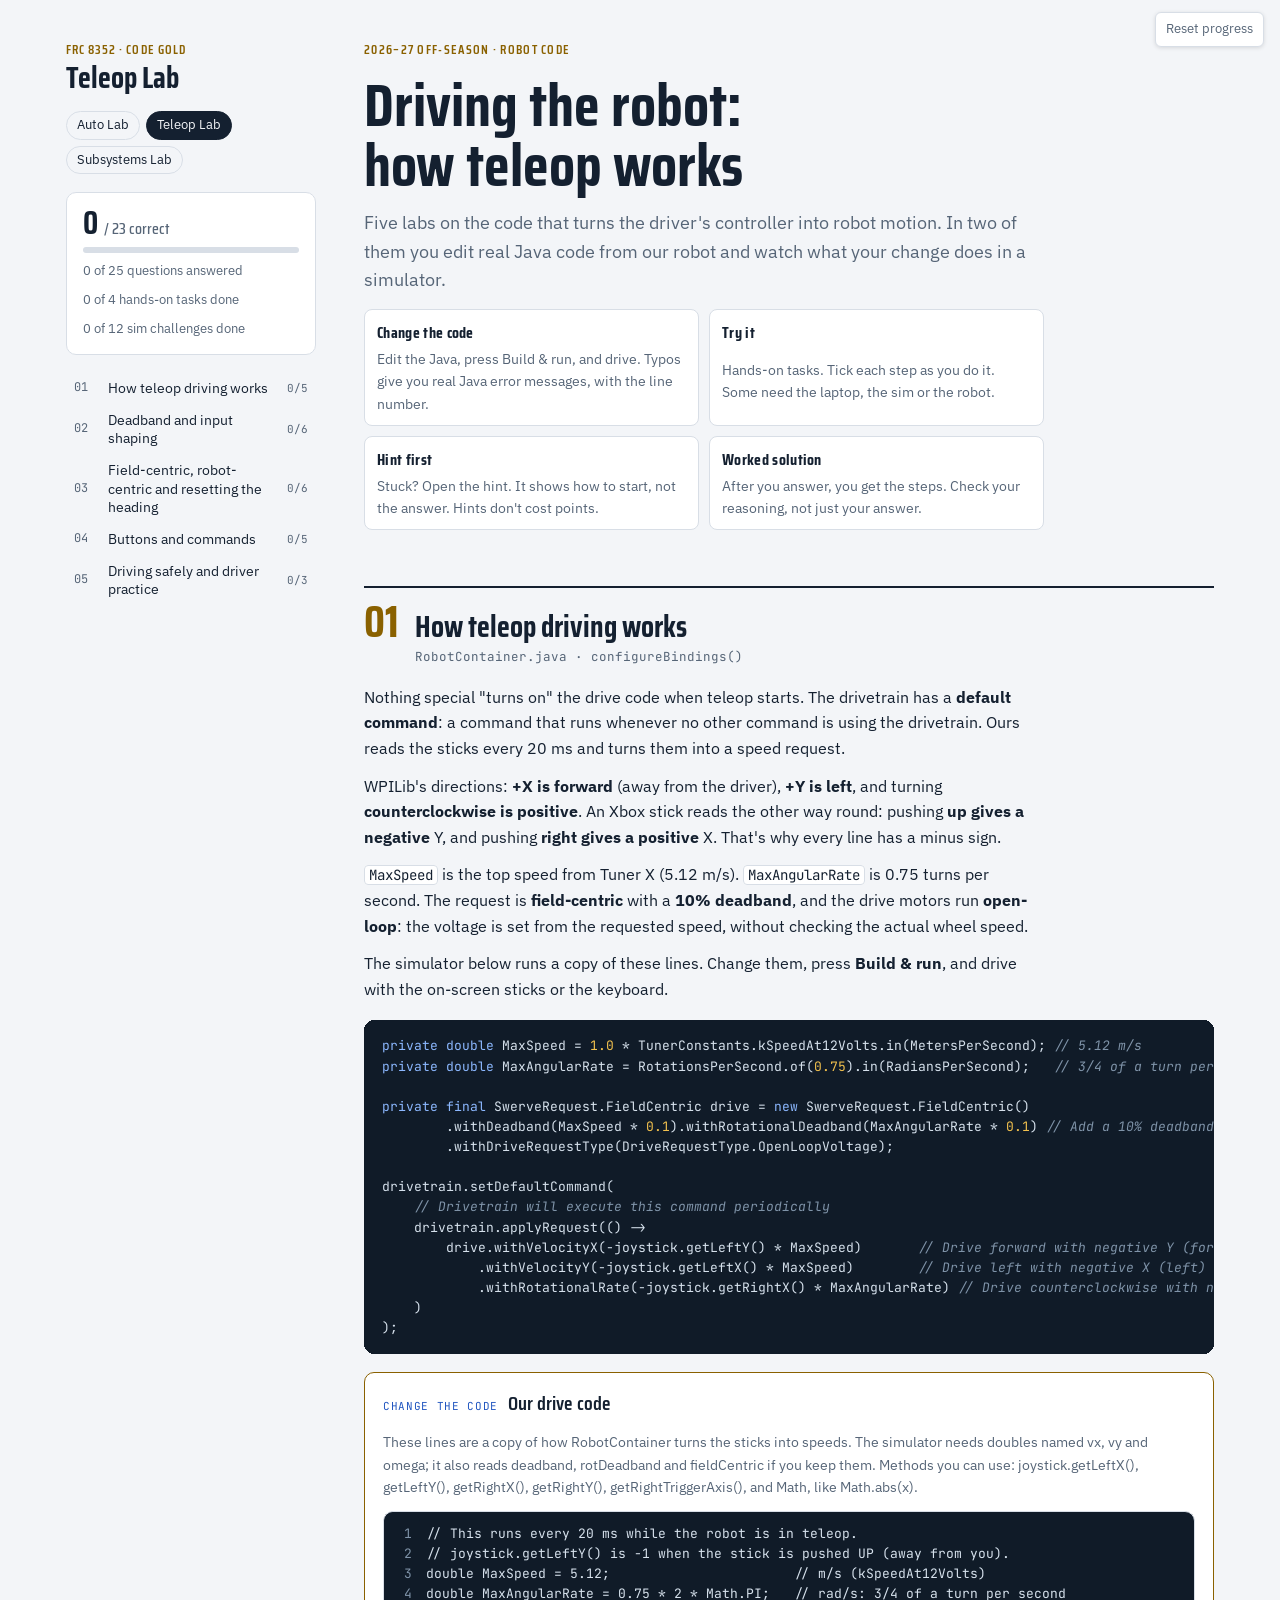
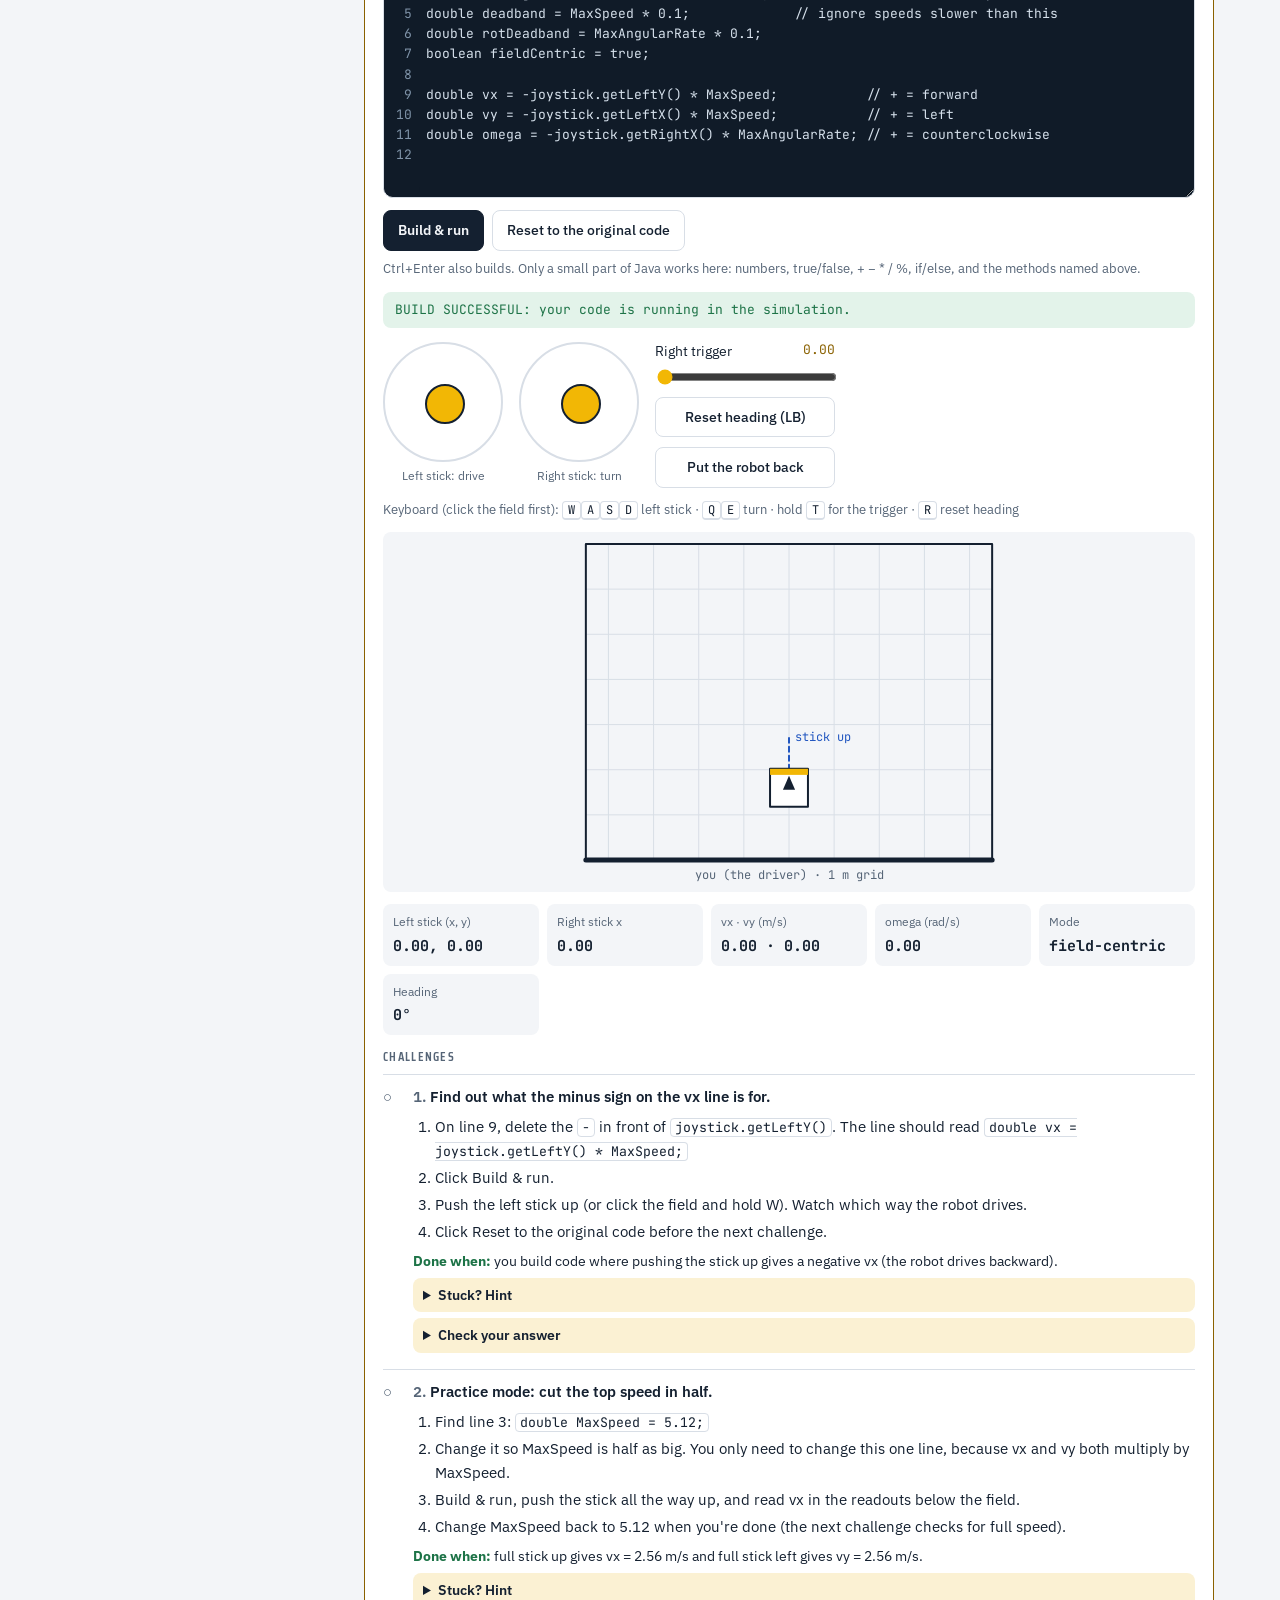
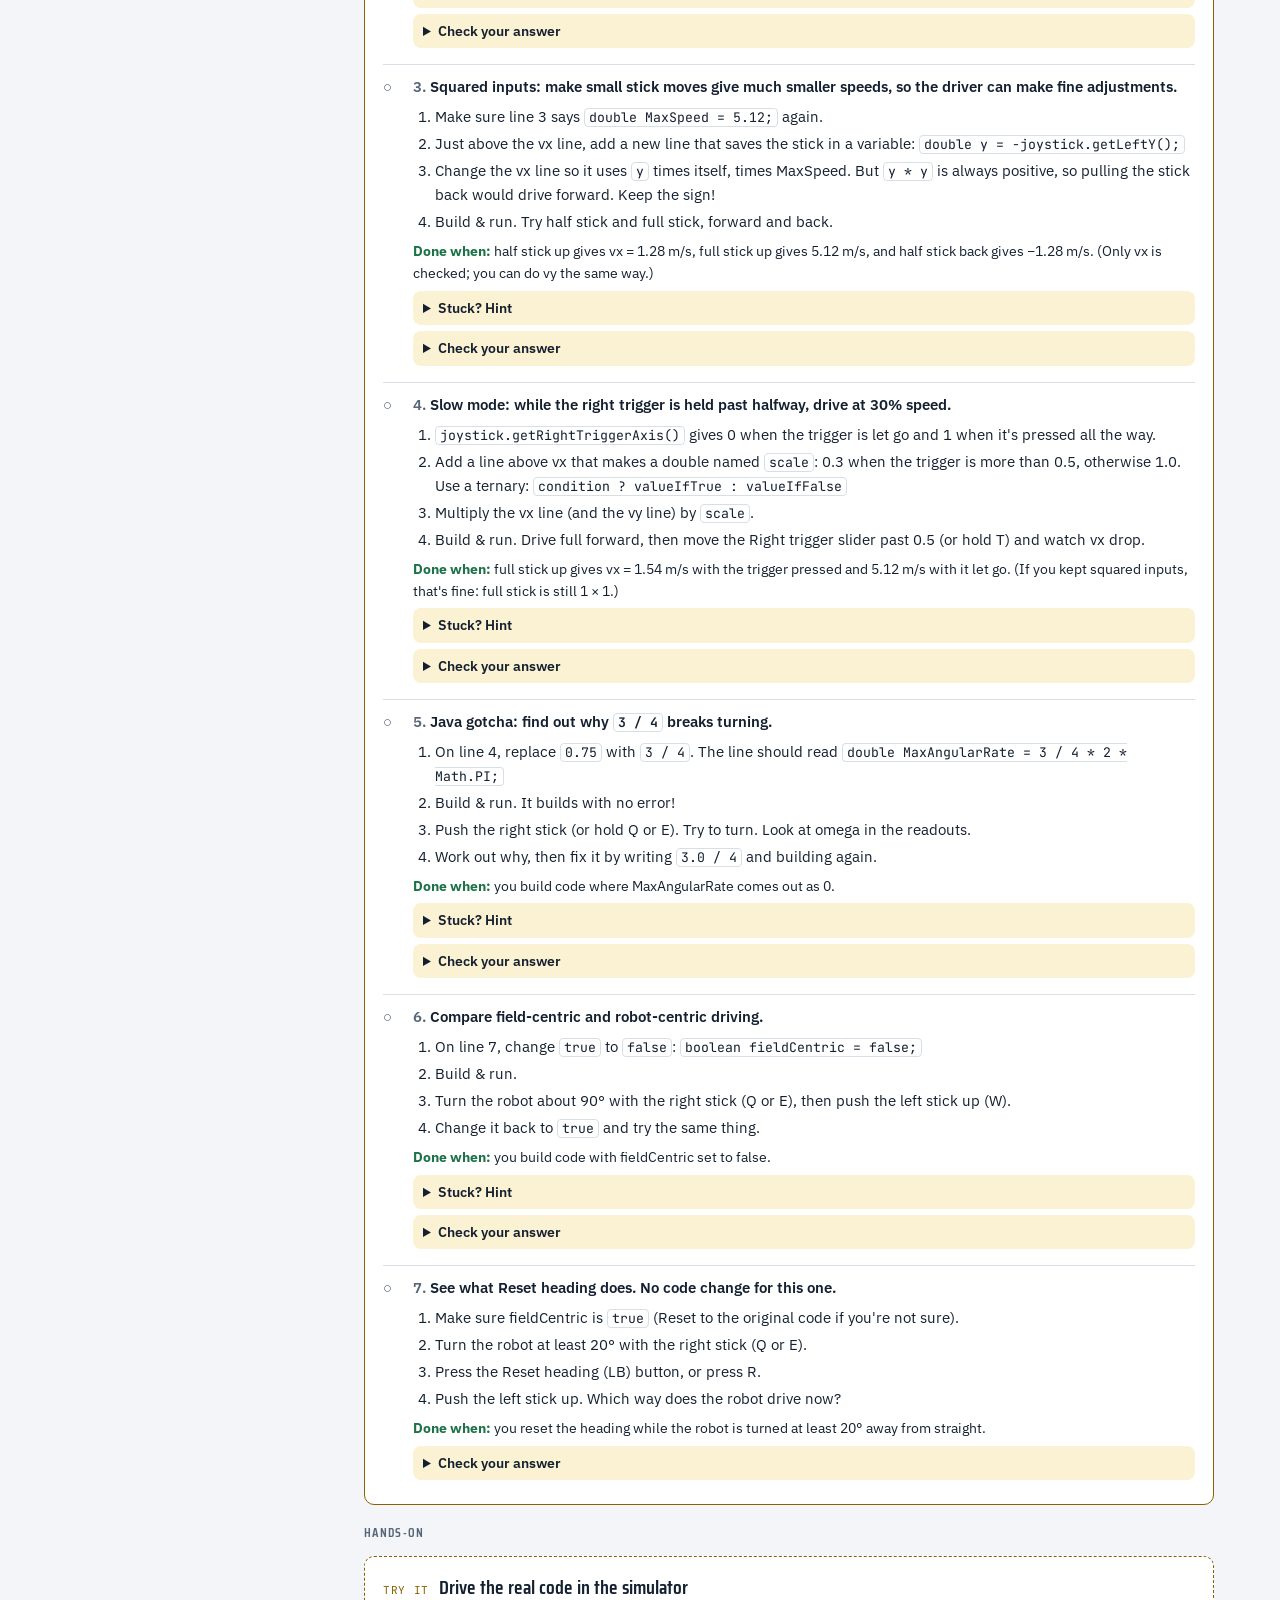
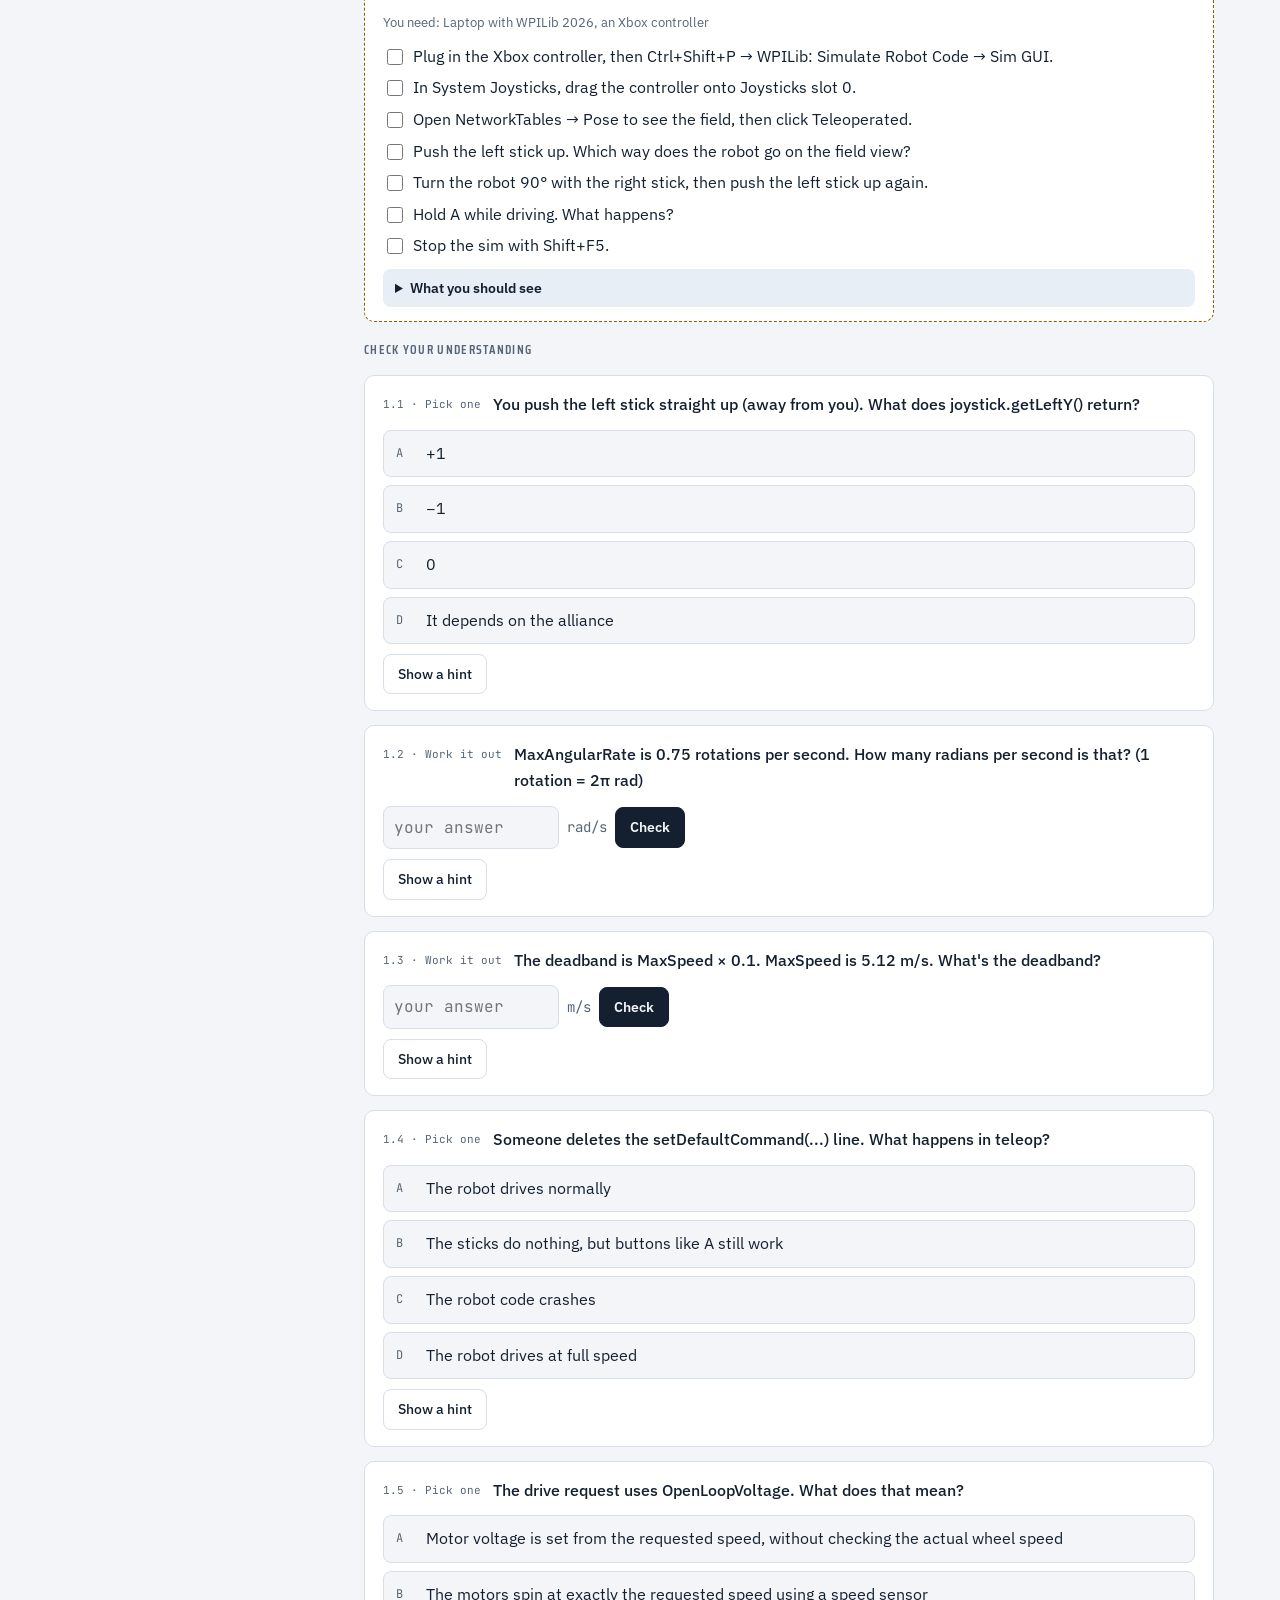
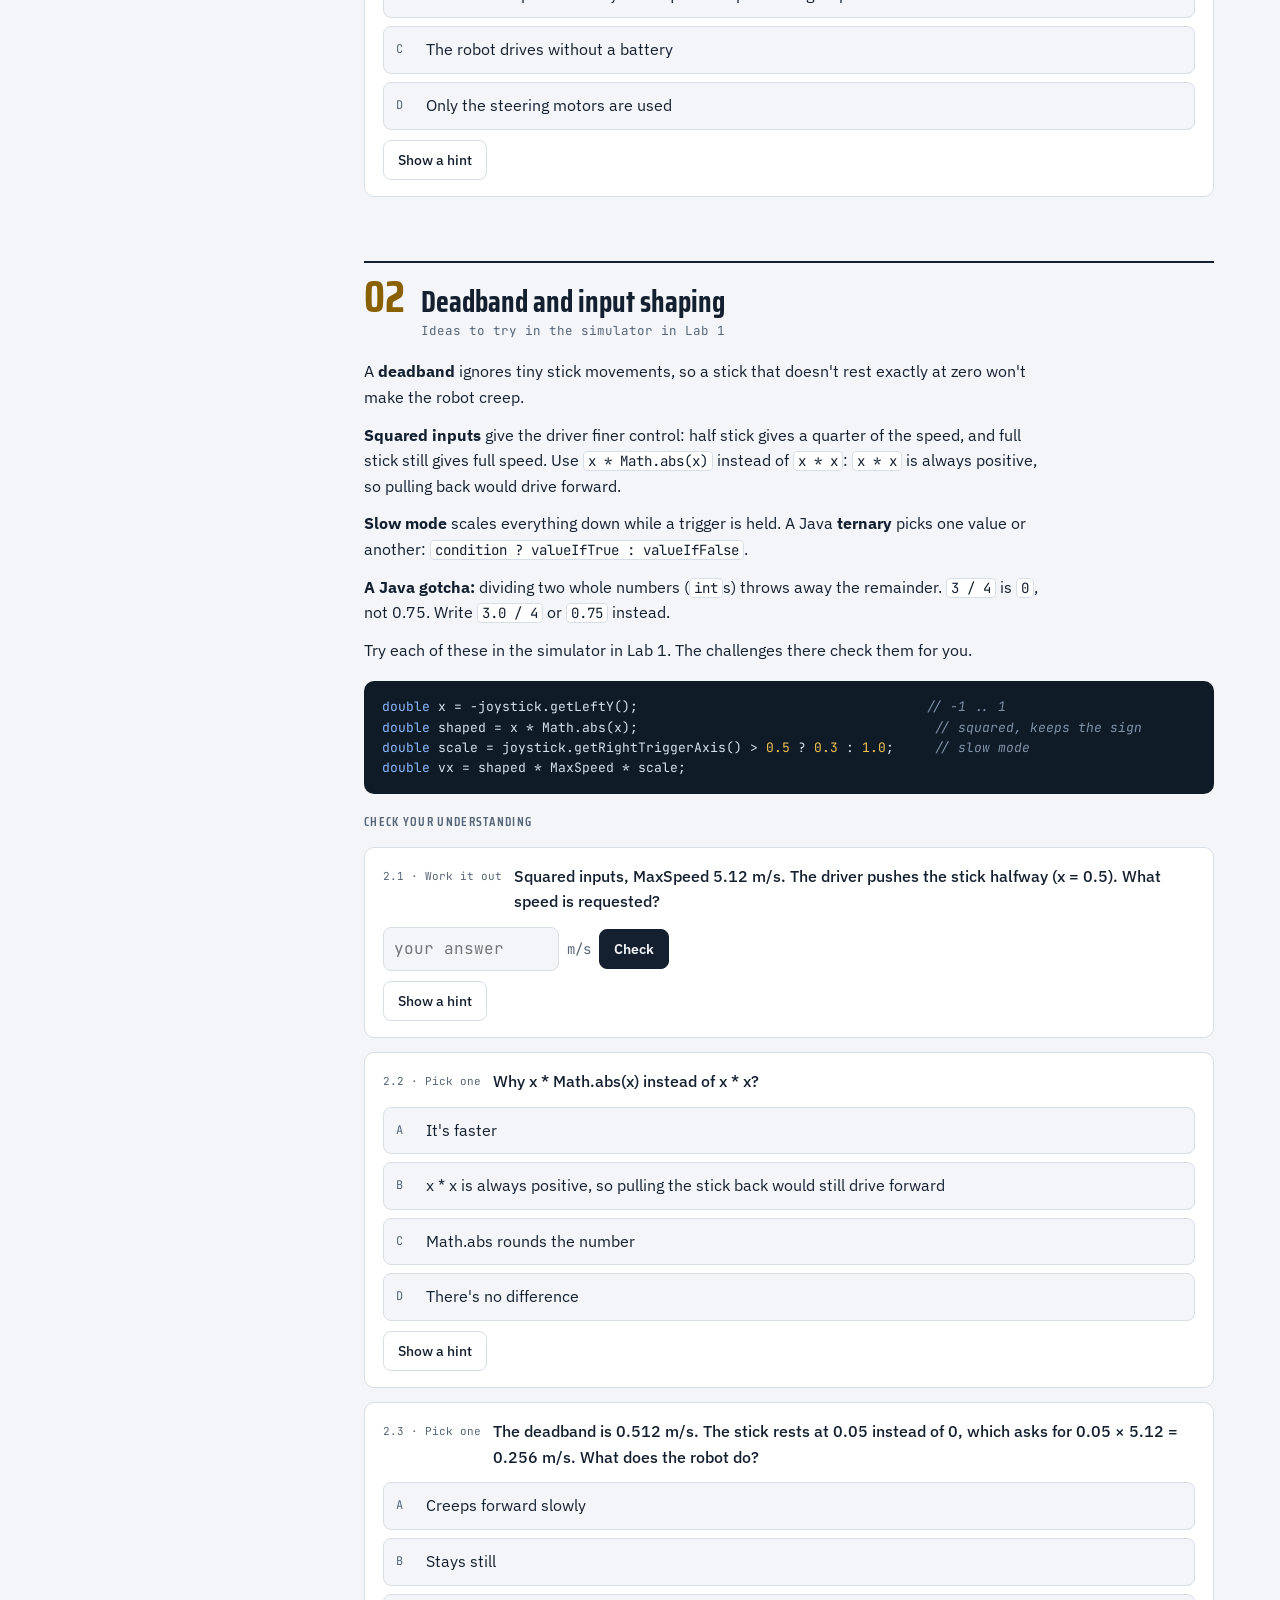
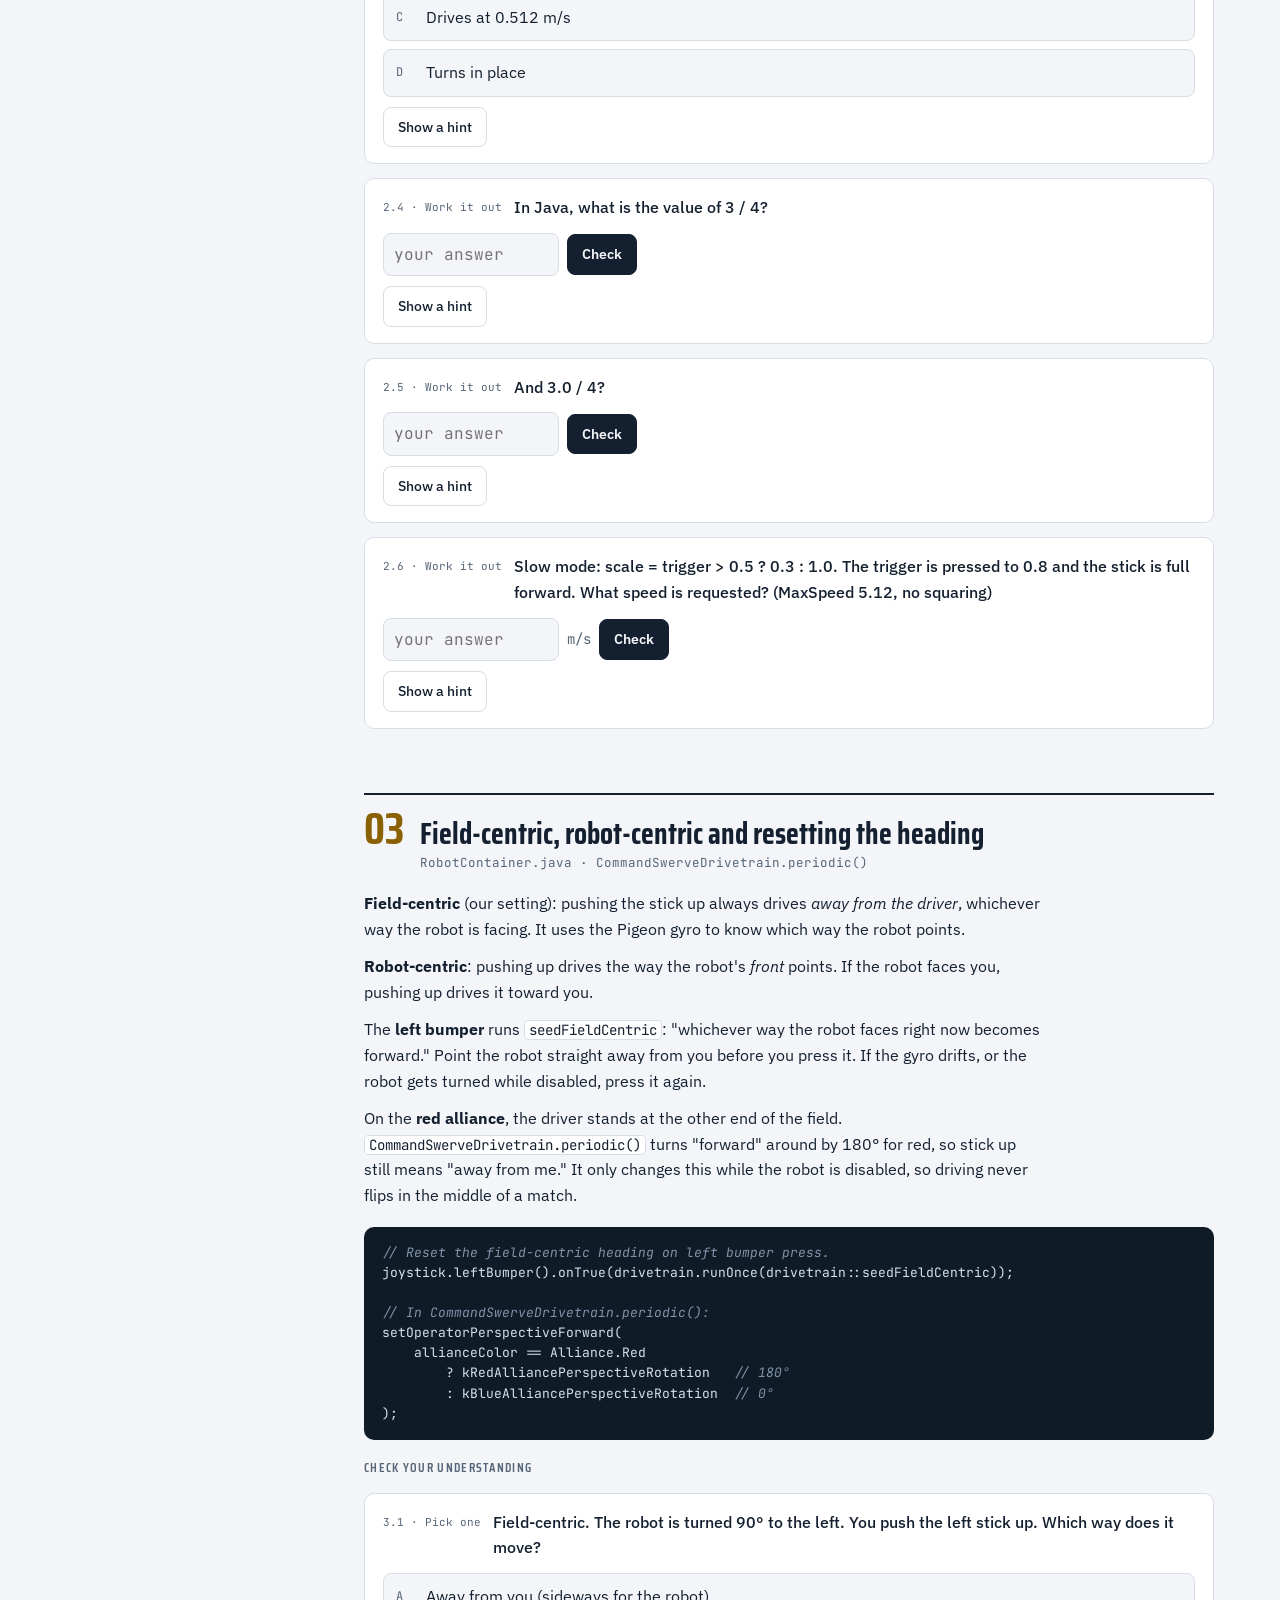
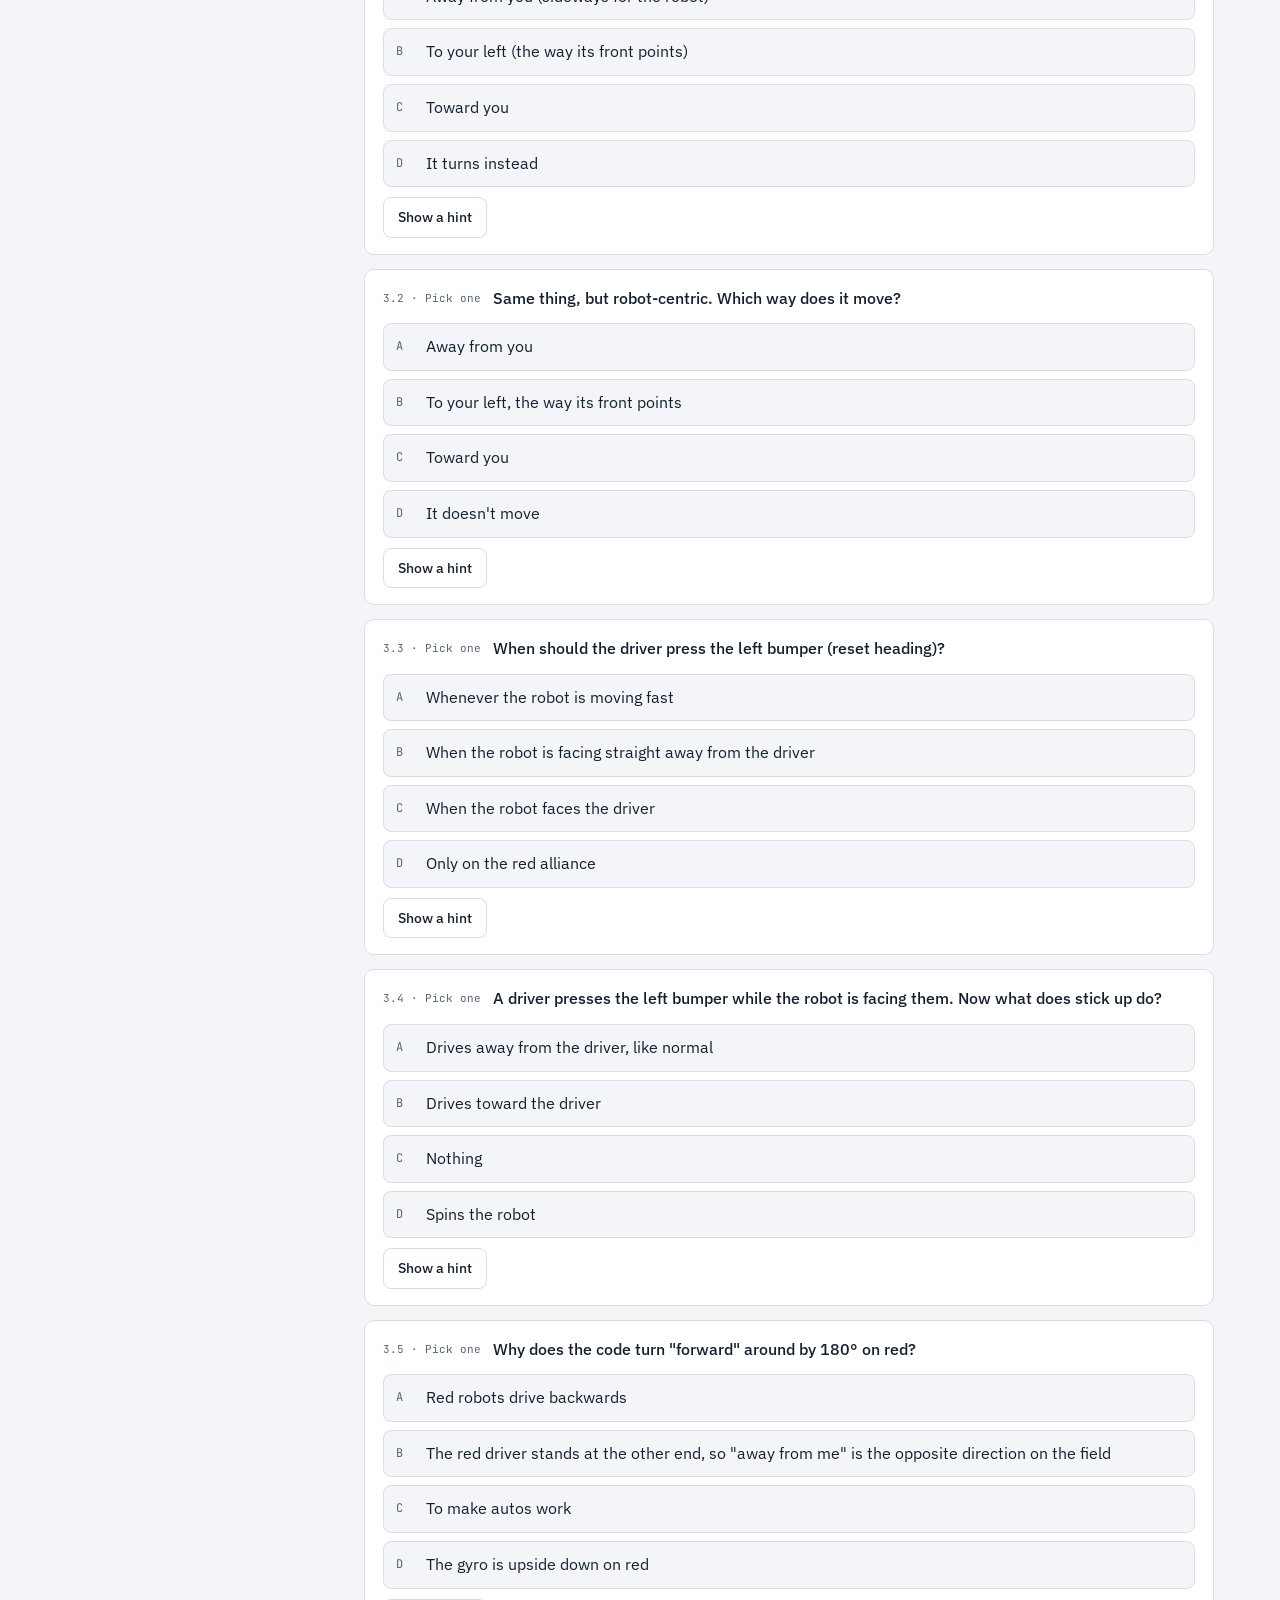
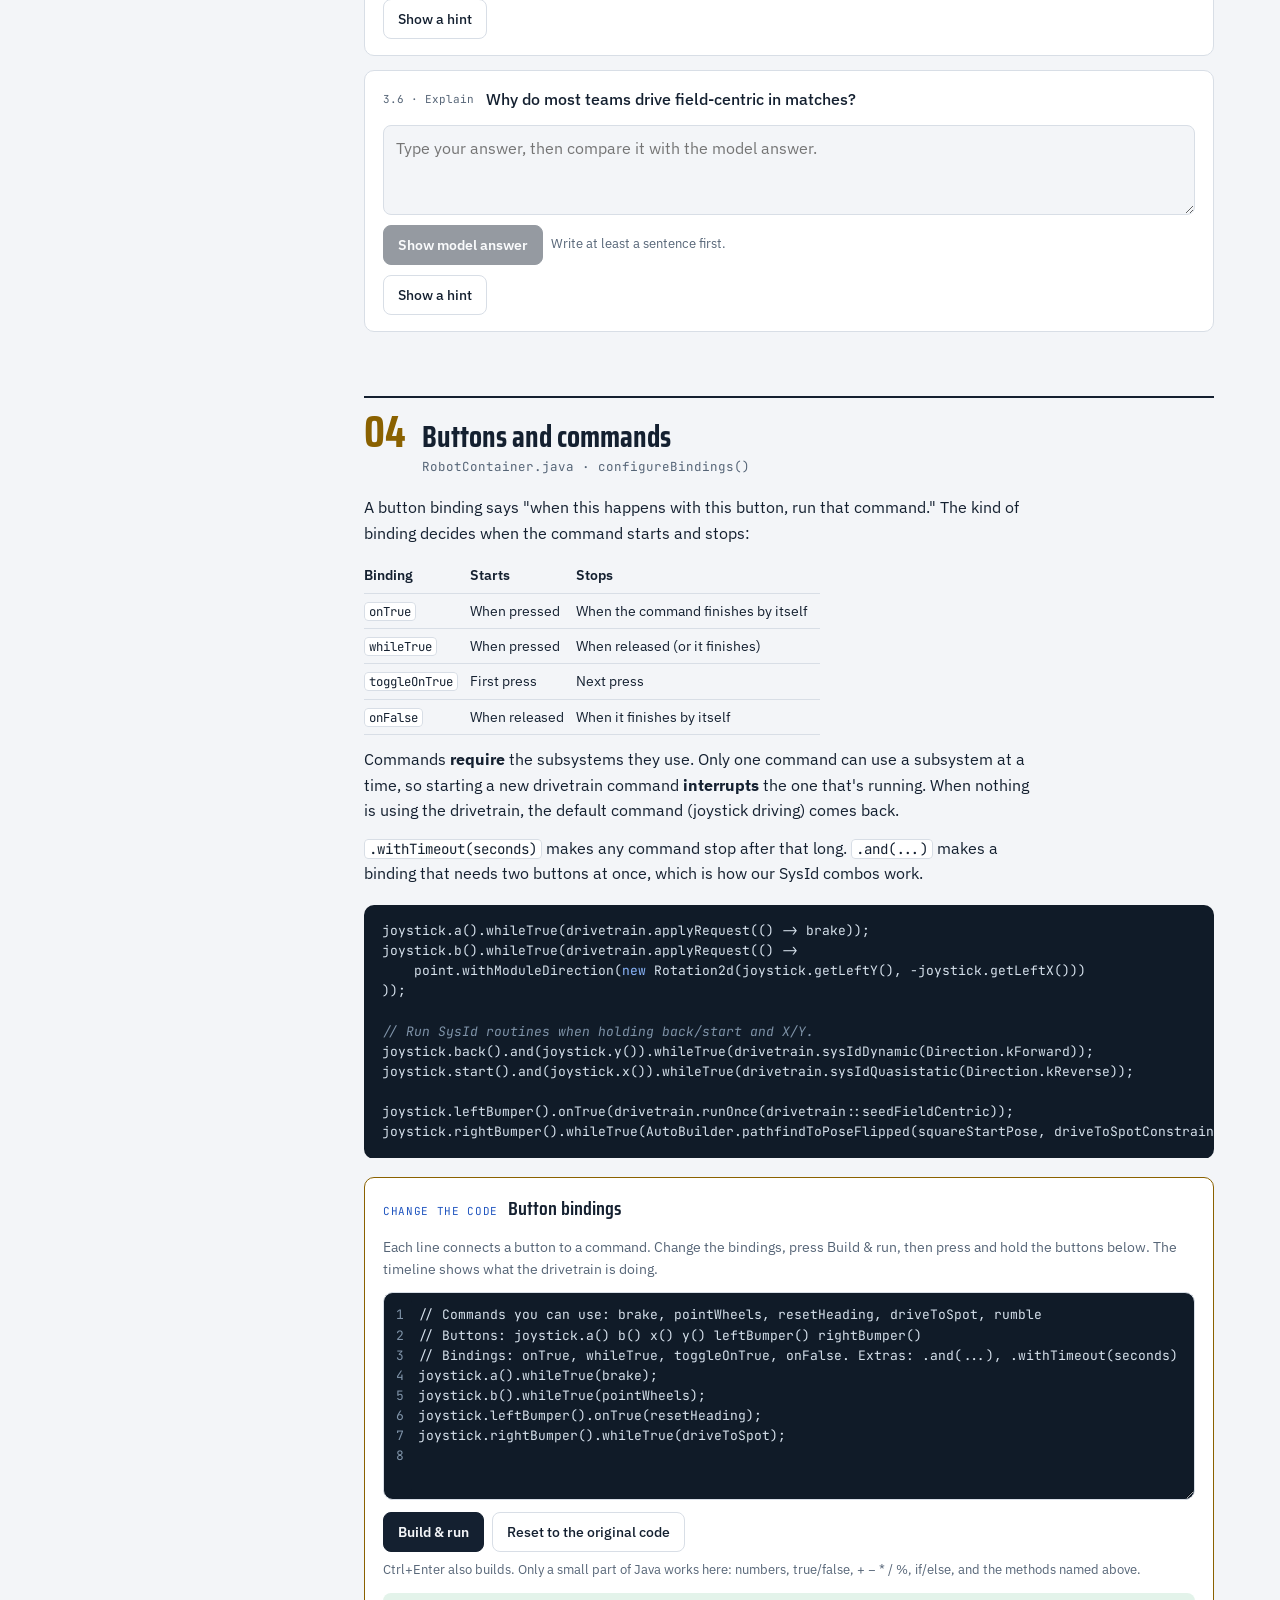
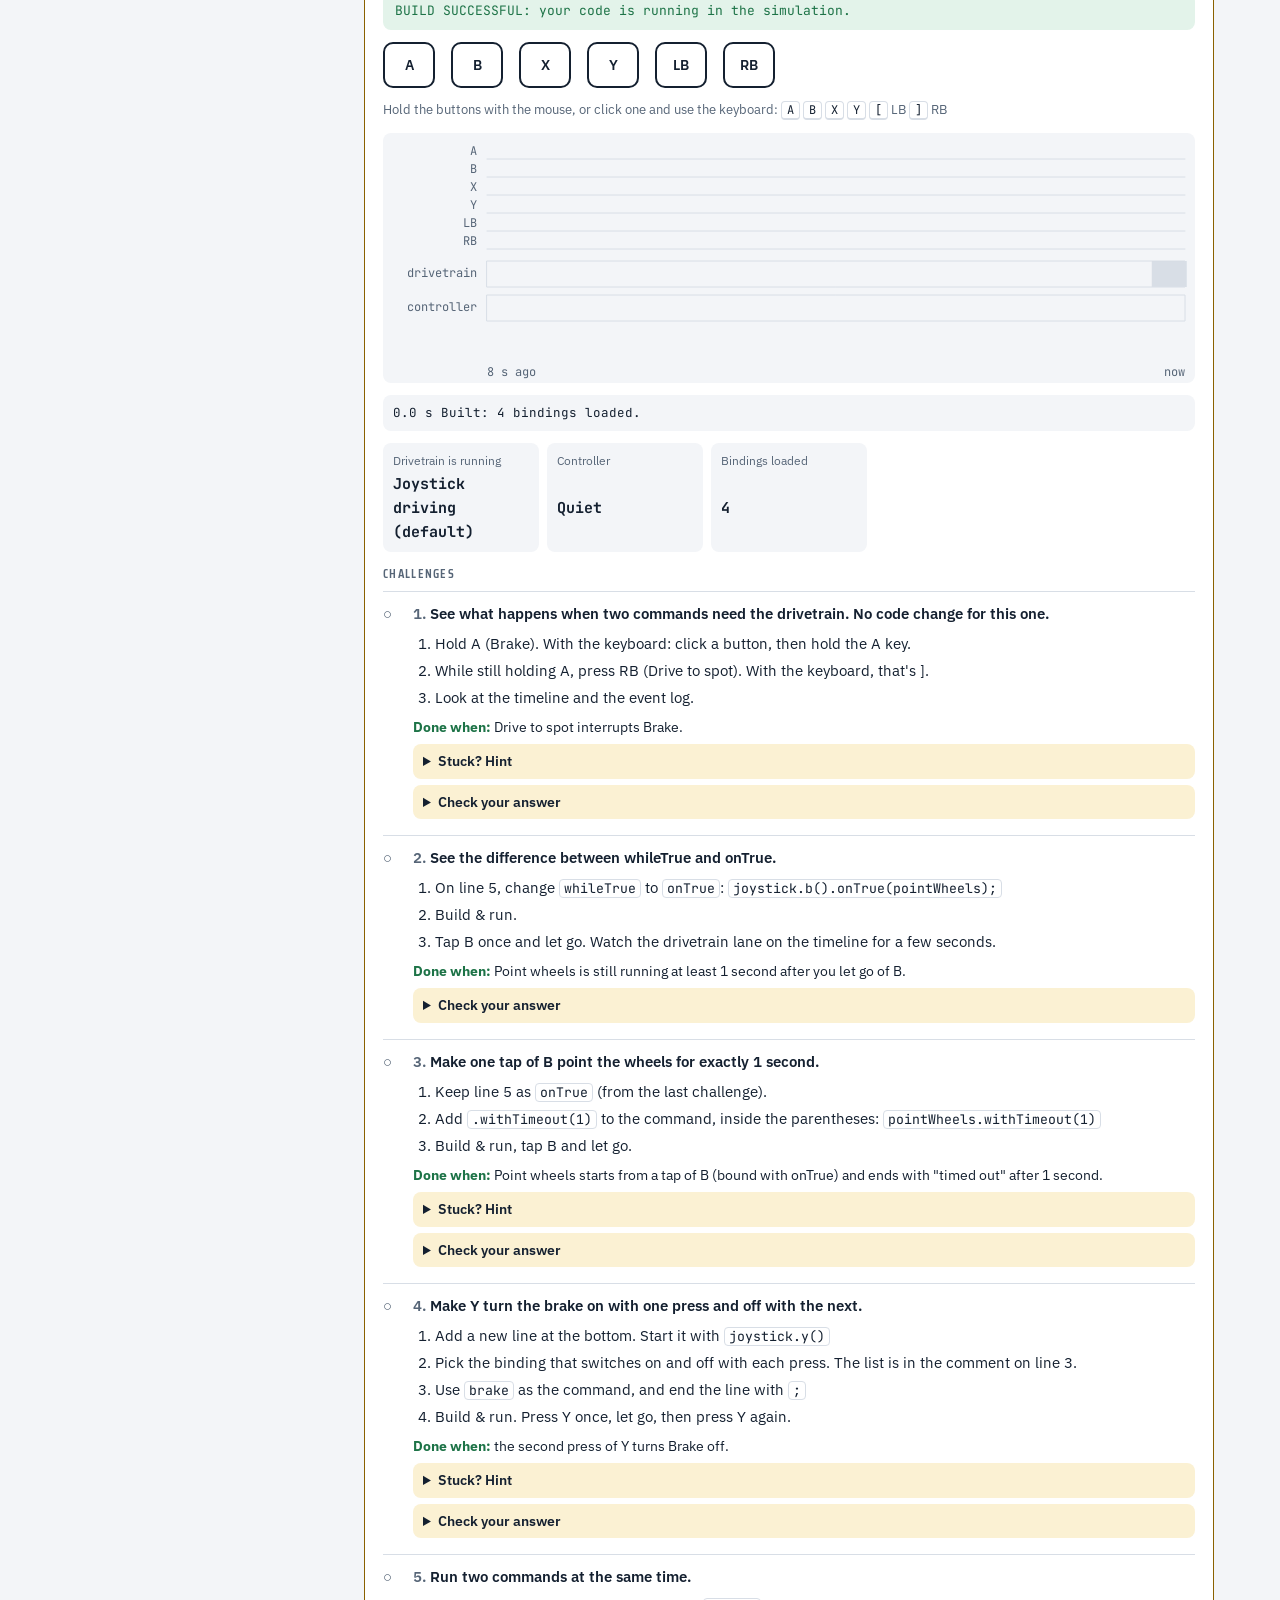
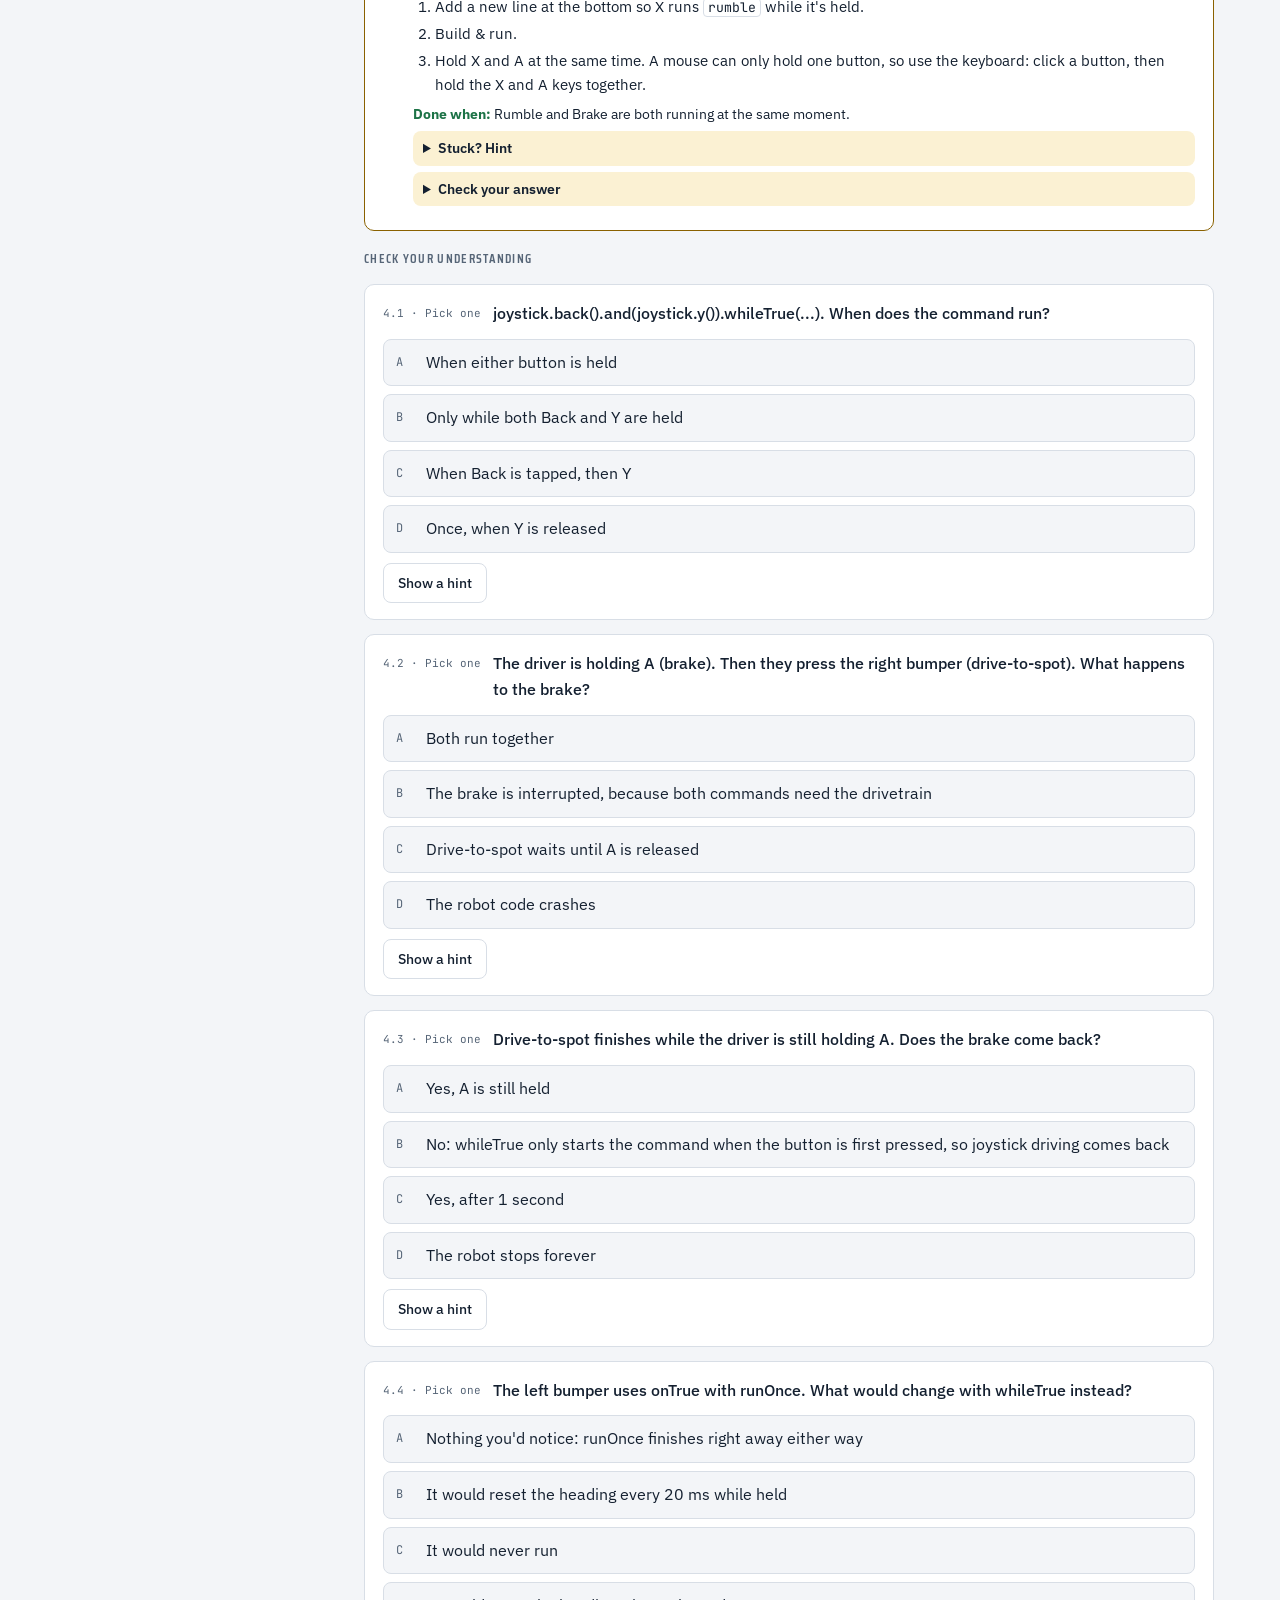
<file: teleop.html>
<!doctype html>
<html lang="en">
<head>
<meta charset="utf-8">
<meta name="viewport" content="width=device-width,initial-scale=1,viewport-fit=cover">
<title>CODE Gold Teleop Lab</title>
<meta name="claude:viewport-fit-sides" content="cover">
<link rel="preconnect" href="https://fonts.googleapis.com">
<link rel="preconnect" href="https://fonts.gstatic.com" crossorigin>
<link rel="stylesheet" href="https://fonts.googleapis.com/css2?family=Saira+Condensed:wght@500;600;700&family=IBM+Plex+Sans:ital,wght@0,400;0,500;0,600;1,400&family=JetBrains+Mono:wght@400;500&display=swap">
<link rel="stylesheet" href="lab.css">
</head>
<body>
<button class="reset corner" id="resetBtn" type="button" title="Erase your answers and progress on this page">Reset progress</button>
<div class="wrap">
  <aside class="rail">
    <div class="brand">
      <span class="team">FRC 8352 · CODE Gold</span>
      <span class="name">Teleop Lab</span>
    </div>
    <nav class="labnav" aria-label="Labs"><a href="./">Auto Lab</a><a href="teleop.html" aria-current="page">Teleop Lab</a><a href="subsystems.html">Subsystems Lab</a></nav>
    <div class="score" aria-live="polite">
      <div class="big"><span id="scoreRight">0</span> <small>/ <span id="scoreTotal">0</span> correct</small></div>
      <div class="bar"><i id="scoreBar"></i></div>
      <div class="sub" id="scoreSub">0 of 0 questions answered</div>
      <div class="sub" id="taskSub">0 of 0 hands-on tasks done</div>
      <div class="sub" id="simSub">0 of 0 sim challenges done</div>
    </div>
    <ul class="toc" id="toc"></ul>
  </aside>

  <main>
    <section class="intro">
      <span class="eyebrow">2026–27 off-season · robot code</span>
      <h1>Driving the robot: how teleop works</h1>
      <p class="lede">Five labs on the code that turns the driver's controller into robot motion. In two of them you edit real Java code from our robot and watch what your change does in a simulator.</p>
      <div class="legend">
        <div><b>Change the code</b><span>Edit the Java, press Build &amp; run, and drive. Typos give you real Java error messages, with the line number.</span></div>
        <div><b>Try it</b><span>Hands-on tasks. Tick each step as you do it. Some need the laptop, the sim or the robot.</span></div>
        <div><b>Hint first</b><span>Stuck? Open the hint. It shows how to start, not the answer. Hints don't cost points.</span></div>
        <div><b>Worked solution</b><span>After you answer, you get the steps. Check your reasoning, not just your answer.</span></div>
      </div>
    </section>
    <div class="lessons" id="lessons"></div>
    <section class="done-card">
      <h2>Finished?</h2>
      <p id="doneText">Answer every question to see your result here.</p>
      <ul id="doneList"></ul>
    </section>
  </main>
</div>

<script src="lab.js"></script>
<script>
/* ===================== lessons ===================== */
const TELEOP_LESSONS = [
{
  id: "flow", sims: ["drive"], title: "How teleop driving works", where: "RobotContainer.java · configureBindings()",
  body: `
<p>Nothing special "turns on" the drive code when teleop starts. The drivetrain has a <b>default command</b>: a command that runs whenever no other command is using the drivetrain. Ours reads the sticks every 20 ms and turns them into a speed request.</p>
<p>WPILib's directions: <b>+X is forward</b> (away from the driver), <b>+Y is left</b>, and turning <b>counterclockwise is positive</b>. An Xbox stick reads the other way round: pushing <b>up gives a negative</b> Y, and pushing <b>right gives a positive</b> X. That's why every line has a minus sign.</p>
<p><code>MaxSpeed</code> is the top speed from Tuner X (5.12 m/s). <code>MaxAngularRate</code> is 0.75 turns per second. The request is <b>field-centric</b> with a <b>10% deadband</b>, and the drive motors run <b>open-loop</b>: the voltage is set from the requested speed, without checking the actual wheel speed.</p>
<p>The simulator below runs a copy of these lines. Change them, press <b>Build &amp; run</b>, and drive with the on-screen sticks or the keyboard.</p>`,
  code: `private double MaxSpeed = 1.0 * TunerConstants.kSpeedAt12Volts.in(MetersPerSecond); // 5.12 m/s
private double MaxAngularRate = RotationsPerSecond.of(0.75).in(RadiansPerSecond);   // 3/4 of a turn per second

private final SwerveRequest.FieldCentric drive = new SwerveRequest.FieldCentric()
        .withDeadband(MaxSpeed * 0.1).withRotationalDeadband(MaxAngularRate * 0.1) // Add a 10% deadband
        .withDriveRequestType(DriveRequestType.OpenLoopVoltage);

drivetrain.setDefaultCommand(
    // Drivetrain will execute this command periodically
    drivetrain.applyRequest(() ->
        drive.withVelocityX(-joystick.getLeftY() * MaxSpeed)       // Drive forward with negative Y (forward)
            .withVelocityY(-joystick.getLeftX() * MaxSpeed)        // Drive left with negative X (left)
            .withRotationalRate(-joystick.getRightX() * MaxAngularRate) // Drive counterclockwise with negative X (left)
    )
);`,
  tasks: [
    { id: "t-xbox", title: "Drive the real code in the simulator", need: "Laptop with WPILib 2026, an Xbox controller",
      steps: ["Plug in the Xbox controller, then Ctrl+Shift+P → WPILib: Simulate Robot Code → Sim GUI.", "In System Joysticks, drag the controller onto Joysticks slot 0.", "Open NetworkTables → Pose to see the field, then click Teleoperated.", "Push the left stick up. Which way does the robot go on the field view?", "Turn the robot 90° with the right stick, then push the left stick up again.", "Hold A while driving. What happens?", "Stop the sim with Shift+F5."],
      expect: "Stick up drives away from the blue wall no matter which way the robot faces (field-centric). Holding A sets the wheels in an X and the robot stops and won't move until you let go." }
  ],
  questions: [
    { id: "f1", type: "mc", q: "You push the left stick straight up (away from you). What does joystick.getLeftY() return?",
      options: ["+1", "−1", "0", "It depends on the alliance"], answer: 1,
      hint: "Read the lesson: which way round does an Xbox stick read compared with WPILib?",
      steps: ["Xbox sticks report up as negative Y.", "So pushing all the way up gives −1.", "That's why the code says -joystick.getLeftY(): the minus turns −1 into +1, which is forward in WPILib."] },
    { id: "f2", type: "num", q: "MaxAngularRate is 0.75 rotations per second. How many radians per second is that? (1 rotation = 2π rad)", answer: 4.712, tol: 0.01, unit: "rad/s",
      hint: "Multiply rotations by 2π.",
      steps: ["1 rotation = 2π ≈ 6.283 rad.", "0.75 × 6.283 = 4.712 rad/s.", "WPILib uses radians, so the code converts with RotationsPerSecond.of(0.75).in(RadiansPerSecond)."] },
    { id: "f3", type: "num", q: "The deadband is MaxSpeed × 0.1. MaxSpeed is 5.12 m/s. What's the deadband?", answer: 0.512, tol: 0.002, unit: "m/s",
      hint: "10% of the top speed.",
      steps: ["5.12 × 0.1 = 0.512 m/s.", "Any requested speed slower than that is treated as zero, so a stick that rests slightly off-center doesn't creep."] },
    { id: "f4", type: "mc", q: "Someone deletes the setDefaultCommand(...) line. What happens in teleop?",
      options: ["The robot drives normally", "The sticks do nothing, but buttons like A still work", "The robot code crashes", "The robot drives at full speed"], answer: 1,
      hint: "What is the only thing that reads the sticks?",
      steps: ["The default command is the only code that reads the sticks and drives.", "Without it, nothing tells the drivetrain to move when no button is pressed.", "Button commands like A (brake) are separate bindings, so they still work."] },
    { id: "f5", type: "mc", q: "The drive request uses OpenLoopVoltage. What does that mean?",
      options: ["Motor voltage is set from the requested speed, without checking the actual wheel speed", "The motors spin at exactly the requested speed using a speed sensor", "The robot drives without a battery", "Only the steering motors are used"], answer: 0,
      hint: "\"Open loop\" means there's no feedback loop checking the result.",
      steps: ["Open loop: send a voltage you expect will give that speed, and don't check.", "Closed loop would measure the wheel speed and correct it (like PID).", "For a human driver, open loop feels smooth and the driver is the feedback."] }
  ]
},
{
  id: "shaping", title: "Deadband and input shaping", where: "Ideas to try in the simulator in Lab 1",
  body: `
<p>A <b>deadband</b> ignores tiny stick movements, so a stick that doesn't rest exactly at zero won't make the robot creep.</p>
<p><b>Squared inputs</b> give the driver finer control: half stick gives a quarter of the speed, and full stick still gives full speed. Use <code>x * Math.abs(x)</code> instead of <code>x * x</code>: <code>x * x</code> is always positive, so pulling back would drive forward.</p>
<p><b>Slow mode</b> scales everything down while a trigger is held. A Java <b>ternary</b> picks one value or another: <code>condition ? valueIfTrue : valueIfFalse</code>.</p>
<p><b>A Java gotcha:</b> dividing two whole numbers (<code>int</code>s) throws away the remainder. <code>3 / 4</code> is <code>0</code>, not 0.75. Write <code>3.0 / 4</code> or <code>0.75</code> instead.</p>
<p>Try each of these in the simulator in Lab 1. The challenges there check them for you.</p>`,
  code: `double x = -joystick.getLeftY();                                    // -1 .. 1
double shaped = x * Math.abs(x);                                     // squared, keeps the sign
double scale = joystick.getRightTriggerAxis() > 0.5 ? 0.3 : 1.0;     // slow mode
double vx = shaped * MaxSpeed * scale;`,
  questions: [
    { id: "sh1", type: "num", q: "Squared inputs, MaxSpeed 5.12 m/s. The driver pushes the stick halfway (x = 0.5). What speed is requested?", answer: 1.28, tol: 0.01, unit: "m/s",
      hint: "First work out shaped = x × |x|, then multiply by MaxSpeed.",
      steps: ["shaped = 0.5 × |0.5| = 0.25.", "0.25 × 5.12 = 1.28 m/s.", "Without shaping it would be 2.56 m/s, so the driver gets finer control near the middle."] },
    { id: "sh2", type: "mc", q: "Why x * Math.abs(x) instead of x * x?",
      options: ["It's faster", "x * x is always positive, so pulling the stick back would still drive forward", "Math.abs rounds the number", "There's no difference"], answer: 1,
      hint: "Try x = −0.5 in both.",
      steps: ["x * x with x = −0.5 gives +0.25: forward, even though the stick is pulled back.", "x * Math.abs(x) gives −0.5 × 0.5 = −0.25: backward, like it should."] },
    { id: "sh3", type: "mc", q: "The deadband is 0.512 m/s. The stick rests at 0.05 instead of 0, which asks for 0.05 × 5.12 = 0.256 m/s. What does the robot do?",
      options: ["Creeps forward slowly", "Stays still", "Drives at 0.512 m/s", "Turns in place"], answer: 1,
      hint: "Compare the requested speed with the deadband.",
      steps: ["0.256 m/s is less than the 0.512 m/s deadband.", "Anything under the deadband is treated as zero.", "So the robot stays still. That's the whole point of a deadband."] },
    { id: "sh4", type: "num", q: "In Java, what is the value of 3 / 4?", answer: 0, tol: 0.001, unit: "",
      hint: "Both numbers are whole numbers (ints).",
      steps: ["3 and 4 are both ints, so Java does integer division.", "Integer division keeps only the whole part: 0.75 → 0.", "So 3 / 4 is 0. In our drive code, MaxAngularRate = 3 / 4 * 2 * Math.PI would be 0 and the robot couldn't turn."] },
    { id: "sh5", type: "num", q: "And 3.0 / 4?", answer: 0.75, tol: 0.001, unit: "",
      hint: "One of the numbers has a decimal point now.",
      steps: ["3.0 is a double, so Java does normal division.", "3.0 / 4 = 0.75."] },
    { id: "sh6", type: "num", q: "Slow mode: scale = trigger > 0.5 ? 0.3 : 1.0. The trigger is pressed to 0.8 and the stick is full forward. What speed is requested? (MaxSpeed 5.12, no squaring)", answer: 1.536, tol: 0.005, unit: "m/s",
      hint: "Is 0.8 greater than 0.5? Pick the value, then multiply.",
      steps: ["0.8 > 0.5 is true, so scale = 0.3.", "1 × 5.12 × 0.3 = 1.536 m/s."] }
  ]
},
{
  id: "centric", title: "Field-centric, robot-centric and resetting the heading", where: "RobotContainer.java · CommandSwerveDrivetrain.periodic()",
  body: `
<p><b>Field-centric</b> (our setting): pushing the stick up always drives <i>away from the driver</i>, whichever way the robot is facing. It uses the Pigeon gyro to know which way the robot points.</p>
<p><b>Robot-centric</b>: pushing up drives the way the robot's <i>front</i> points. If the robot faces you, pushing up drives it toward you.</p>
<p>The <b>left bumper</b> runs <code>seedFieldCentric</code>: "whichever way the robot faces right now becomes forward." Point the robot straight away from you before you press it. If the gyro drifts, or the robot gets turned while disabled, press it again.</p>
<p>On the <b>red alliance</b>, the driver stands at the other end of the field. <code>CommandSwerveDrivetrain.periodic()</code> turns "forward" around by 180° for red, so stick up still means "away from me." It only changes this while the robot is disabled, so driving never flips in the middle of a match.</p>`,
  code: `// Reset the field-centric heading on left bumper press.
joystick.leftBumper().onTrue(drivetrain.runOnce(drivetrain::seedFieldCentric));

// In CommandSwerveDrivetrain.periodic():
setOperatorPerspectiveForward(
    allianceColor == Alliance.Red
        ? kRedAlliancePerspectiveRotation   // 180°
        : kBlueAlliancePerspectiveRotation  // 0°
);`,
  questions: [
    { id: "c1", type: "mc", q: "Field-centric. The robot is turned 90° to the left. You push the left stick up. Which way does it move?",
      options: ["Away from you (sideways for the robot)", "To your left (the way its front points)", "Toward you", "It turns instead"], answer: 0,
      hint: "Field-centric ignores which way the robot faces.",
      steps: ["Field-centric means \"up = away from the driver\".", "The robot's heading doesn't matter, so it moves away from you.", "To do that it drives sideways relative to itself. Swerve can do that."] },
    { id: "c2", type: "mc", q: "Same thing, but robot-centric. Which way does it move?",
      options: ["Away from you", "To your left, the way its front points", "Toward you", "It doesn't move"], answer: 1,
      hint: "Robot-centric: up = the robot's front.",
      steps: ["Robot-centric means up drives toward the robot's front.", "The front points to your left, so the robot drives to your left.", "Try it in Lab 1's simulator with fieldCentric = false."] },
    { id: "c3", type: "mc", q: "When should the driver press the left bumper (reset heading)?",
      options: ["Whenever the robot is moving fast", "When the robot is facing straight away from the driver", "When the robot faces the driver", "Only on the red alliance"], answer: 1,
      hint: "Reset heading means \"the way I face right now is forward\".",
      steps: ["seedFieldCentric makes the current heading the new \"forward\".", "Forward should mean away from the driver.", "So point the robot away from you first, then press it."] },
    { id: "c4", type: "mc", q: "A driver presses the left bumper while the robot is facing them. Now what does stick up do?",
      options: ["Drives away from the driver, like normal", "Drives toward the driver", "Nothing", "Spins the robot"], answer: 1,
      hint: "The robot's facing direction just became \"forward\". Which way was it facing?",
      steps: ["The robot faced the driver when forward was reset.", "So \"forward\" now points at the driver.", "Stick up drives toward the driver: backwards from what they expect. Fix: turn the robot away and press it again."] },
    { id: "c5", type: "mc", q: "Why does the code turn \"forward\" around by 180° on red?",
      options: ["Red robots drive backwards", "The red driver stands at the other end, so \"away from me\" is the opposite direction on the field", "To make autos work", "The gyro is upside down on red"], answer: 1,
      hint: "Where does each alliance's driver stand?",
      steps: ["Field directions are measured from the blue wall.", "The red driver stands at the red wall, facing the other way.", "Rotating forward by 180° keeps \"stick up = away from me\" for them."] },
    { id: "c6", type: "write", q: "Why do most teams drive field-centric in matches?",
      hint: "Think about a driver watching a robot that's spinning while it moves.",
      model: "The driver only has to think about where they want the robot to go on the field, not which way the robot is facing. Stick up always moves away from them, even while the robot spins, so swerve can drive and turn at the same time without confusing the driver." }
  ]
},
{
  id: "bindings", sims: ["bindings"], title: "Buttons and commands", where: "RobotContainer.java · configureBindings()",
  body: `
<p>A button binding says "when this happens with this button, run that command." The kind of binding decides when the command starts and stops:</p>
<div class="tbl"><table>
<tr><th>Binding</th><th>Starts</th><th>Stops</th></tr>
<tr><td><code>onTrue</code></td><td>When pressed</td><td>When the command finishes by itself</td></tr>
<tr><td><code>whileTrue</code></td><td>When pressed</td><td>When released (or it finishes)</td></tr>
<tr><td><code>toggleOnTrue</code></td><td>First press</td><td>Next press</td></tr>
<tr><td><code>onFalse</code></td><td>When released</td><td>When it finishes by itself</td></tr>
</table></div>
<p>Commands <b>require</b> the subsystems they use. Only one command can use a subsystem at a time, so starting a new drivetrain command <b>interrupts</b> the one that's running. When nothing is using the drivetrain, the default command (joystick driving) comes back.</p>
<p><code>.withTimeout(seconds)</code> makes any command stop after that long. <code>.and(...)</code> makes a binding that needs two buttons at once, which is how our SysId combos work.</p>`,
  code: `joystick.a().whileTrue(drivetrain.applyRequest(() -> brake));
joystick.b().whileTrue(drivetrain.applyRequest(() ->
    point.withModuleDirection(new Rotation2d(joystick.getLeftY(), -joystick.getLeftX()))
));

// Run SysId routines when holding back/start and X/Y.
joystick.back().and(joystick.y()).whileTrue(drivetrain.sysIdDynamic(Direction.kForward));
joystick.start().and(joystick.x()).whileTrue(drivetrain.sysIdQuasistatic(Direction.kReverse));

joystick.leftBumper().onTrue(drivetrain.runOnce(drivetrain::seedFieldCentric));
joystick.rightBumper().whileTrue(AutoBuilder.pathfindToPoseFlipped(squareStartPose, driveToSpotConstraints));`,
  questions: [
    { id: "b1", type: "mc", q: "joystick.back().and(joystick.y()).whileTrue(...). When does the command run?",
      options: ["When either button is held", "Only while both Back and Y are held", "When Back is tapped, then Y", "Once, when Y is released"], answer: 1,
      hint: ".and(...) combines two buttons.",
      steps: [".and makes a trigger that's true only when both are true.", "whileTrue runs the command while that combined trigger is true.", "Let go of either one and it stops. That makes it hard to start SysId by accident."] },
    { id: "b2", type: "mc", q: "The driver is holding A (brake). Then they press the right bumper (drive-to-spot). What happens to the brake?",
      options: ["Both run together", "The brake is interrupted, because both commands need the drivetrain", "Drive-to-spot waits until A is released", "The robot code crashes"], answer: 1,
      hint: "What does each command require?",
      steps: ["Both commands require the drivetrain.", "Only one command can use a subsystem at a time.", "The newest one wins, so the brake is interrupted and drive-to-spot runs. Try it in the simulator above."] },
    { id: "b3", type: "mc", q: "Drive-to-spot finishes while the driver is still holding A. Does the brake come back?",
      options: ["Yes, A is still held", "No: whileTrue only starts the command when the button is first pressed, so joystick driving comes back", "Yes, after 1 second", "The robot stops forever"], answer: 1,
      hint: "whileTrue starts the command at one moment. Which moment?",
      steps: ["whileTrue starts the command when the button goes from not pressed to pressed.", "Holding A doesn't start it again.", "With nothing on the drivetrain, the default command (joystick driving) runs. Press A again to brake."] },
    { id: "b4", type: "mc", q: "The left bumper uses onTrue with runOnce. What would change with whileTrue instead?",
      options: ["Nothing you'd notice: runOnce finishes right away either way", "It would reset the heading every 20 ms while held", "It would never run", "It would reset the heading when released"], answer: 0,
      hint: "How long does a runOnce command run?",
      steps: ["runOnce does its job once and finishes right away.", "whileTrue would start it on the press too, and stopping it on release does nothing because it already finished.", "onTrue just says what we mean: once per press."] },
    { id: "b5", type: "write", q: "What does it mean for a command to \"require\" a subsystem, and why does WPILib have that rule?",
      hint: "Think about two commands telling the same motors to do different things.",
      model: "A command requires the subsystems it controls. Only one command can use a subsystem at a time, so if a new command needs the drivetrain, the old one is stopped. Without this rule, two commands could send the same motors different orders every 20 ms and fight each other." }
  ]
},
{
  id: "practice", title: "Driving safely and driver practice", where: "Driver Station · shop floor",
  body: `
<p>On the Driver Station, <b>Enter disables</b> the robot and the <b>space bar is the emergency stop</b>. After an emergency stop, the robot has to be rebooted before it can be enabled again. Everyone near the robot should know both keys.</p>
<p>While disabled, our code runs an <b>idle</b> request so the motors go to their neutral mode. In teleop, vision is turned back on automatically, even if an auto turned it off. Drive-to-spot only runs while the right bumper is held: letting go is the stop button.</p>
<p>New drivers should start slow. For practice, a mentor can lower the speed in code (for example <code>MaxSpeed = 0.5 * ...</code>). That's a real code change, so it goes on a branch with a PR, and gets changed back before competition.</p>`,
  code: `// Idle while the robot is disabled. This ensures the configured
// neutral mode is applied to the drive motors while disabled.
final var idle = new SwerveRequest.Idle();
RobotModeTriggers.disabled().whileTrue(
    drivetrain.applyRequest(() -> idle).ignoringDisable(true)
);

// An auto may have turned vision off; always drive teleop with vision on
RobotModeTriggers.teleop().onTrue(vision.setEnabledCommand(true));`,
  tasks: [
    { id: "t-drill1", title: "Drill 1: the cone weave", need: "Robot, 5 cones in a straight line 1.5 m apart, a mentor at the Driver Station",
      steps: ["Reset heading with the robot facing away from you (left bumper).", "Drive the weave through all 5 cones without turning the robot (field-centric only).", "Time it. Do it 3 times.", "Now do it while slowly spinning the robot the whole time.", "Write down your best time each way."],
      expect: "Field-centric lets you weave without thinking about the robot's facing. Spinning makes it harder at first, and it's a skill worth practicing because swerve robots often drive and turn at once." },
    { id: "t-drill2", title: "Drill 2: heading reset", need: "Robot, a mentor at the Driver Station",
      steps: ["While disabled, a mentor turns the robot 90° by hand.", "Enable and push the stick up. Note which way it goes.", "Point the robot away from you and press the left bumper.", "Push the stick up again."],
      expect: "Before the reset, stick up drives off at an angle because the gyro thinks the robot still faces the old way. After the reset, stick up drives away from you again." },
    { id: "t-drill3", title: "Drill 3: stopping", need: "Robot, a clear area, a mentor at the Driver Station",
      steps: ["Drive forward at half speed, then let go of the stick. Measure how far the robot coasts.", "Do it again, but hold A (brake) as you let go. Measure again.", "Practice the Enter (disable) key with the robot stopped, so it becomes a habit."],
      expect: "Holding A stops the robot much faster, because the wheels lock in an X. Disabling with Enter should be automatic for every driver and mentor." }
  ],
  questions: [
    { id: "p1", type: "mc", q: "Something goes wrong and the robot is about to hit someone. Which Driver Station key stops it fastest and can't be undone without a reboot?",
      options: ["Enter", "Space bar", "Escape", "The left bumper"], answer: 1,
      hint: "One key disables, one is the emergency stop.",
      steps: ["Space bar = emergency stop. Everything stops right away.", "After an emergency stop, the robot must be rebooted before it can be enabled again.", "Enter disables, which is also quick, and you can re-enable after."] },
    { id: "p2", type: "mc", q: "What does RobotModeTriggers.disabled().whileTrue(... idle ...) do?",
      options: ["Drives slowly while disabled", "Sends the motors an idle request while disabled, so they go to their neutral mode (brake or coast)", "Turns the robot off", "Disables vision"], answer: 1,
      hint: "Read the comment above it in the code.",
      steps: ["While disabled is true, it runs an idle request on the drivetrain.", "Idle puts the motors in their configured neutral mode.", "ignoringDisable(true) lets this one command run even though the robot is disabled."] },
    { id: "p3", type: "mc", q: "A mentor lowers MaxSpeed for driver practice. What's the right way to handle that change?",
      options: ["Change it on main and leave it", "Put it on a branch with a PR, and change it back before competition", "Change it on the robot laptop without committing", "Ask the driver to just push the stick less"], answer: 1,
      hint: "Remember the git rules from the Auto Lab.",
      steps: ["Every code change goes on a branch and gets a PR, so the team can see it.", "A practice speed limit is temporary, so it must be undone before competition.", "Uncommitted changes on one laptop get lost or forgotten."] }
  ]
}
];

/* ===================== simulation challenges ===================== */
const TELEOP_CHALLENGES = {
  drive: [
    { id: "d-reverse", goal: "Find out what the minus sign on the vx line is for.",
      steps: ["On line 9, delete the `-` in front of `joystick.getLeftY()`. The line should read `double vx = joystick.getLeftY() * MaxSpeed;`",
        "Click Build & run.",
        "Push the left stick up (or click the field and hold W). Watch which way the robot drives.",
        "Click Reset to the original code before the next challenge."],
      done: "you build code where pushing the stick up gives a negative vx (the robot drives backward).",
      hint: "Read the comment on line 2: what number does getLeftY() give when the stick is pushed up?",
      answer: "The robot drives backward, toward you. An Xbox stick gives −1 when pushed up, so the real code puts a minus in front to turn \"up\" into a positive (forward) speed." },
    { id: "d-half", goal: "Practice mode: cut the top speed in half.",
      steps: ["Find line 3: `double MaxSpeed = 5.12;`",
        "Change it so MaxSpeed is half as big. You only need to change this one line, because vx and vy both multiply by MaxSpeed.",
        "Build & run, push the stick all the way up, and read vx in the readouts below the field.",
        "Change MaxSpeed back to 5.12 when you're done (the next challenge checks for full speed)."],
      done: "full stick up gives vx = 2.56 m/s and full stick left gives vy = 2.56 m/s.",
      hint: "Half of 5.12 is 2.56. You can type the number, or write `0.5 * 5.12` so the next person can see what you did.",
      answerCode: "double MaxSpeed = 0.5 * 5.12;   // half speed for practice" },
    { id: "d-square", goal: "Squared inputs: make small stick moves give much smaller speeds, so the driver can make fine adjustments.",
      steps: ["Make sure line 3 says `double MaxSpeed = 5.12;` again.",
        "Just above the vx line, add a new line that saves the stick in a variable: `double y = -joystick.getLeftY();`",
        "Change the vx line so it uses `y` times itself, times MaxSpeed. But `y * y` is always positive, so pulling the stick back would drive forward. Keep the sign!",
        "Build & run. Try half stick and full stick, forward and back."],
      done: "half stick up gives vx = 1.28 m/s, full stick up gives 5.12 m/s, and half stick back gives −1.28 m/s. (Only vx is checked; you can do vy the same way.)",
      hint: "`Math.abs(y)` is always positive. `y * Math.abs(y)` is the same size as `y * y`, but it keeps the sign of y. Check: 0.5 × 0.5 × 5.12 = 1.28.",
      answerCode: "double y = -joystick.getLeftY();\ndouble vx = y * Math.abs(y) * MaxSpeed;           // + = forward" },
    { id: "d-slow", goal: "Slow mode: while the right trigger is held past halfway, drive at 30% speed.",
      steps: ["`joystick.getRightTriggerAxis()` gives 0 when the trigger is let go and 1 when it's pressed all the way.",
        "Add a line above vx that makes a double named `scale`: 0.3 when the trigger is more than 0.5, otherwise 1.0. Use a ternary: `condition ? valueIfTrue : valueIfFalse`",
        "Multiply the vx line (and the vy line) by `scale`.",
        "Build & run. Drive full forward, then move the Right trigger slider past 0.5 (or hold T) and watch vx drop."],
      done: "full stick up gives vx = 1.54 m/s with the trigger pressed and 5.12 m/s with it let go. (If you kept squared inputs, that's fine: full stick is still 1 × 1.)",
      hint: "The condition is `joystick.getRightTriggerAxis() > 0.5`. Put it before the `?`.",
      answerCode: "double scale = joystick.getRightTriggerAxis() > 0.5 ? 0.3 : 1.0;   // slow mode\ndouble vx = -joystick.getLeftY() * MaxSpeed * scale;\ndouble vy = -joystick.getLeftX() * MaxSpeed * scale;" },
    { id: "d-int", goal: "Java gotcha: find out why `3 / 4` breaks turning.",
      steps: ["On line 4, replace `0.75` with `3 / 4`. The line should read `double MaxAngularRate = 3 / 4 * 2 * Math.PI;`",
        "Build & run. It builds with no error!",
        "Push the right stick (or hold Q or E). Try to turn. Look at omega in the readouts.",
        "Work out why, then fix it by writing `3.0 / 4` and building again."],
      done: "you build code where MaxAngularRate comes out as 0.",
      hint: "3 and 4 are both whole numbers (ints). What does Java do when it divides two ints?",
      answer: "When both numbers are ints, Java does int division and throws away the remainder: 3 / 4 = 0. Then 0 × 2 × π = 0, so the robot can't turn. Writing `3.0 / 4` makes it a double division, which gives 0.75." },
    { id: "d-robot", goal: "Compare field-centric and robot-centric driving.",
      steps: ["On line 7, change `true` to `false`: `boolean fieldCentric = false;`",
        "Build & run.",
        "Turn the robot about 90° with the right stick (Q or E), then push the left stick up (W).",
        "Change it back to `true` and try the same thing."],
      done: "you build code with fieldCentric set to false.",
      hint: "Watch which way the robot moves compared to the driver at the bottom of the field, and compared to the robot's front.",
      answer: "Robot-centric: stick up drives toward the robot's front, wherever it's pointing. Field-centric: stick up always drives away from the driver, no matter which way the robot faces. That's why we use field-centric in matches." },
    { id: "d-reset", goal: "See what Reset heading does. No code change for this one.",
      steps: ["Make sure fieldCentric is `true` (Reset to the original code if you're not sure).",
        "Turn the robot at least 20° with the right stick (Q or E).",
        "Press the Reset heading (LB) button, or press R.",
        "Push the left stick up. Which way does the robot drive now?"],
      done: "you reset the heading while the robot is turned at least 20° away from straight.",
      answer: "After the reset, stick up drives the way the robot was facing when you pressed it. Reset heading tells the gyro \"the way I'm pointing now is forward\". That's why the driver only resets with the robot pointing straight away from them." }
  ],
  bindings: [
    { id: "b-interrupt", goal: "See what happens when two commands need the drivetrain. No code change for this one.",
      steps: ["Hold A (Brake). With the keyboard: click a button, then hold the A key.",
        "While still holding A, press RB (Drive to spot). With the keyboard, that's ].",
        "Look at the timeline and the event log."],
      done: "Drive to spot interrupts Brake.",
      hint: "Both commands list the drivetrain as a requirement. How many commands can use a subsystem at once?",
      answer: "Brake gets interrupted (cancelled), even though you're still holding A. A subsystem can only run one command at a time, so when a new command needs the drivetrain, the old one is cancelled. whileTrue doesn't restart it while you keep holding A." },
    { id: "b-ontrue", goal: "See the difference between whileTrue and onTrue.",
      steps: ["On line 5, change `whileTrue` to `onTrue`: `joystick.b().onTrue(pointWheels);`",
        "Build & run.",
        "Tap B once and let go. Watch the drivetrain lane on the timeline for a few seconds."],
      done: "Point wheels is still running at least 1 second after you let go of B.",
      answer: "It never stops on its own. onTrue starts the command when the button is pressed and never cancels it. It only ends when another command takes the drivetrain (try holding A). whileTrue cancels it when you let go." },
    { id: "b-timeout", goal: "Make one tap of B point the wheels for exactly 1 second.",
      steps: ["Keep line 5 as `onTrue` (from the last challenge).",
        "Add `.withTimeout(1)` to the command, inside the parentheses: `pointWheels.withTimeout(1)`",
        "Build & run, tap B and let go."],
      done: "Point wheels starts from a tap of B (bound with onTrue) and ends with \"timed out\" after 1 second.",
      hint: ".withTimeout goes on the command (pointWheels), not on the button.",
      answerCode: "joystick.b().onTrue(pointWheels.withTimeout(1));" },
    { id: "b-toggle", goal: "Make Y turn the brake on with one press and off with the next.",
      steps: ["Add a new line at the bottom. Start it with `joystick.y()`",
        "Pick the binding that switches on and off with each press. The list is in the comment on line 3.",
        "Use `brake` as the command, and end the line with `;`",
        "Build & run. Press Y once, let go, then press Y again."],
      done: "the second press of Y turns Brake off.",
      hint: "The binding name has \"toggle\" in it.",
      answerCode: "joystick.y().toggleOnTrue(brake);" },
    { id: "b-together", goal: "Run two commands at the same time.",
      steps: ["Add a new line at the bottom so X runs `rumble` while it's held.",
        "Build & run.",
        "Hold X and A at the same time. A mouse can only hold one button, so use the keyboard: click a button, then hold the X and A keys together."],
      done: "Rumble and Brake are both running at the same moment.",
      hint: "Copy line 4 and change the button and the command.",
      answer: "Brake needs the drivetrain, and Rumble only uses the controller, so it doesn't require any subsystem. They don't share a requirement, so neither one interrupts the other.",
      answerCode: "joystick.x().whileTrue(rumble);" }
  ]
};

/* ===================== simulation 1: drive code ===================== */
const DRIVE_CODE = `// This runs every 20 ms while the robot is in teleop.
// joystick.getLeftY() is -1 when the stick is pushed UP (away from you).
double MaxSpeed = 5.12;                       // m/s (kSpeedAt12Volts)
double MaxAngularRate = 0.75 * 2 * Math.PI;   // rad/s: 3/4 of a turn per second
double deadband = MaxSpeed * 0.1;             // ignore speeds slower than this
double rotDeadband = MaxAngularRate * 0.1;
boolean fieldCentric = true;

double vx = -joystick.getLeftY() * MaxSpeed;           // + = forward
double vy = -joystick.getLeftX() * MaxSpeed;           // + = left
double omega = -joystick.getRightX() * MaxAngularRate; // + = counterclockwise
`;

function xboxSticks(i) {
  const f = k => JavaMini.nm(0, () => i[k]);
  return JavaMini.obj("CommandXboxController", {}, {
    getLeftX: f("lx"), getLeftY: f("ly"), getRightX: f("rx"), getRightY: f("ry"),
    getRightTriggerAxis: f("rt"), getLeftTriggerAxis: f("lt")
  });
}
const driveGlobals = i => Object.assign({ joystick: xboxSticks(i) }, JavaMini.std);
function driveEval(ast, i) {
  return JavaMini.run(ast, { globals: driveGlobals(Object.assign({ lx: 0, ly: 0, rx: 0, ry: 0, rt: 0, lt: 0 }, i)) });
}
const near = (a, b, tol) => typeof a === "number" && Math.abs(a - b) <= tol;

function simDrive(host) {
  const inp = { lx: 0, ly: 0, rx: 0, ry: 0, rt: 0, lt: 0 };
  const pose = { x: 1.6, y: 0, th: 0 }, vel = { x: 0, y: 0, w: 0 };
  let seed = 0, trail = [], out = { vx: 0, vy: 0, omega: 0, fieldCentric: true }, tick = 0;
  const S = buildCodeSim(host, {
    id: "drive", title: "Our drive code", focusable: true,
    intro: "These lines are a copy of how RobotContainer turns the sticks into speeds. The simulator needs doubles named vx, vy and omega; it also reads deadband, rotDeadband and fieldCentric if you keep them. Methods you can use: joystick.getLeftX(), getLeftY(), getRightX(), getRightY(), getRightTriggerAxis(), and Math, like Math.abs(x).",
    aria: "Top view of the shop floor with the robot, its recent path, and the driver at the bottom",
    code: DRIVE_CODE,
    check(ast) {
      try {
        const v = driveEval(ast, {});
        for (const k of ["vx", "vy", "omega"]) if (typeof v[k] !== "number") return { line: 0, message: `the simulator needs a double named ${k} (it's how fast to drive)` };
        if ("fieldCentric" in v && typeof v.fieldCentric !== "boolean") return { line: 0, message: "fieldCentric must be a boolean (true or false)" };
        return null;
      } catch (e) { return { line: e.line, message: e.message }; }
    },
    onBuilt(ast) {
      const f = i => { try { return driveEval(ast, i); } catch (e) { return {}; } };
      if (f({ ly: -1 }).vx < -0.01) S.complete("d-reverse");
      if (near(f({ ly: -1 }).vx, 2.56, 0.02) && near(f({ lx: -1 }).vy, 2.56, 0.02)) S.complete("d-half");
      if (near(f({ ly: -0.5 }).vx, 1.28, 0.03) && near(f({ ly: -1 }).vx, 5.12, 0.03) && near(f({ ly: 0.5 }).vx, -1.28, 0.03)) S.complete("d-square");
      if (near(f({ ly: -1, rt: 1 }).vx, 1.536, 0.03) && near(f({ ly: -1, rt: 0 }).vx, 5.12, 0.03)) S.complete("d-slow");
      if (f({}).MaxAngularRate === 0) S.complete("d-int");
      if (f({}).fieldCentric === false) S.complete("d-robot");
    }
  });

  // Controls: two sticks, trigger, buttons, keyboard
  const pads = document.createElement("div"); pads.className = "pad-row";
  const stickL = makeStick(pads, "Left stick: drive", "stick-l");
  const stickR = makeStick(pads, "Right stick: turn", "stick-r");
  const side = document.createElement("div"); side.style.display = "grid"; side.style.gap = "10px"; side.style.minWidth = "180px";
  side.innerHTML = `<div class="ctl"><label for="rt-drive"><span>Right trigger</span><output id="rt-drive-out">0.00</output></label><input type="range" id="rt-drive" min="0" max="1" step="0.05" value="0"></div>`;
  const resetBtn = document.createElement("button"); resetBtn.type = "button"; resetBtn.className = "btn ghost"; resetBtn.id = "drive-reset-heading"; resetBtn.textContent = "Reset heading (LB)";
  const backBtn = document.createElement("button"); backBtn.type = "button"; backBtn.className = "btn ghost"; backBtn.id = "drive-put-back"; backBtn.textContent = "Put the robot back";
  side.append(resetBtn, backBtn); pads.appendChild(side);
  S.extra.appendChild(pads);
  const keysP = document.createElement("p"); keysP.className = "keys";
  keysP.innerHTML = `Keyboard (click the field first): <kbd>W</kbd><kbd>A</kbd><kbd>S</kbd><kbd>D</kbd> left stick · <kbd>Q</kbd><kbd>E</kbd> turn · hold <kbd>T</kbd> for the trigger · <kbd>R</kbd> reset heading`;
  S.extra.appendChild(keysP);
  const rt = side.querySelector("#rt-drive"), rtOut = side.querySelector("#rt-drive-out");
  rt.addEventListener("input", () => { rtOut.textContent = (+rt.value).toFixed(2); });
  const keys = {};
  S.canvas.addEventListener("keydown", e => { const k = e.key.toLowerCase(); if ("wasdqet".includes(k) && k.length === 1) { e.preventDefault(); keys[k] = true; } if (k === "r") doReset(); });
  S.canvas.addEventListener("keyup", e => { keys[e.key.toLowerCase()] = false; });
  S.canvas.addEventListener("blur", () => { for (const k in keys) keys[k] = false; });
  S.canvas.addEventListener("pointerdown", () => S.canvas.focus());
  const wrapAng = a => Math.atan2(Math.sin(a), Math.cos(a));
  function doReset() {
    if (Math.abs(wrapAng(pose.th - seed)) > 20 * Math.PI / 180) S.complete("d-reset");
    seed = pose.th;
  }
  resetBtn.addEventListener("click", doReset);
  backBtn.addEventListener("click", () => { pose.x = 1.6; pose.y = 0; pose.th = 0; vel.x = vel.y = vel.w = 0; seed = 0; trail = []; });

  const AREA_X = 7, AREA_Y = 4.5, HALF = 0.42;
  function step() {
    const kx = (keys.d ? 1 : 0) - (keys.a ? 1 : 0), ky = (keys.s ? 1 : 0) - (keys.w ? 1 : 0), kr = (keys.e ? 1 : 0) - (keys.q ? 1 : 0);
    inp.lx = stickL.x || kx; inp.ly = stickL.y || ky; inp.rx = stickR.x || kr; inp.ry = stickR.y;
    inp.rt = keys.t ? 1 : +rt.value;
    let vx = 0, vy = 0, om = 0, fc = true, db = 0, rdb = 0;
    const prog = S.program();
    if (prog) {
      try {
        const v = driveEval(prog, inp);
        vx = +v.vx || 0; vy = +v.vy || 0; om = +v.omega || 0;
        if (typeof v.fieldCentric === "boolean") fc = v.fieldCentric;
        if (typeof v.deadband === "number") db = v.deadband;
        if (typeof v.rotDeadband === "number") rdb = v.rotDeadband;
      } catch (e) { S.runtimeError(e); }
    }
    if (Math.hypot(vx, vy) < db) { vx = 0; vy = 0; }
    if (Math.abs(om) < rdb) om = 0;
    out = { vx, vy, omega: om, fieldCentric: fc };
    const a = fc ? seed : pose.th;
    const tx = vx * Math.cos(a) - vy * Math.sin(a), ty = vx * Math.sin(a) + vy * Math.cos(a);
    const dvx = tx - vel.x, dvy = ty - vel.y, dv = Math.hypot(dvx, dvy), maxDv = 12 * 0.02;
    if (dv > maxDv) { vel.x += dvx / dv * maxDv; vel.y += dvy / dv * maxDv; } else { vel.x = tx; vel.y = ty; }
    vel.w += Math.max(-30 * 0.02, Math.min(30 * 0.02, om - vel.w));
    pose.x += vel.x * 0.02; pose.y += vel.y * 0.02; pose.th += vel.w * 0.02;
    if (pose.x < HALF) { pose.x = HALF; vel.x = Math.max(0, vel.x); }
    if (pose.x > AREA_X - HALF) { pose.x = AREA_X - HALF; vel.x = Math.min(0, vel.x); }
    if (pose.y < -AREA_Y + HALF) { pose.y = -AREA_Y + HALF; vel.y = Math.max(0, vel.y); }
    if (pose.y > AREA_Y - HALF) { pose.y = AREA_Y - HALF; vel.y = Math.min(0, vel.y); }
    if (++tick % 3 === 0) { trail.push([pose.x, pose.y]); if (trail.length > 120) trail.shift(); }
  }
  function draw() {
    const { w, h, ctx } = fit(S.canvas, 360);
    const ink = css("ink"), muted = css("muted"), lineC = css("line"), gold = css("gold-fill"), blue = css("blue");
    const sc = Math.min((w - 24) / (2 * AREA_Y), (h - 44) / AREA_X), cx = w / 2, top = 12;
    const sx = y => cx - y * sc, sy = x => top + (AREA_X - x) * sc;
    ctx.strokeStyle = lineC; ctx.lineWidth = 1;
    for (let gx = 0; gx <= AREA_X; gx++) ln(ctx, sx(-AREA_Y), sy(gx), sx(AREA_Y), sy(gx));
    for (let gy = -4; gy <= 4; gy++) ln(ctx, sx(gy), sy(0), sx(gy), sy(AREA_X));
    ctx.strokeStyle = ink; ctx.lineWidth = 2; ctx.strokeRect(sx(AREA_Y), sy(AREA_X), 2 * AREA_Y * sc, AREA_X * sc);
    ctx.lineWidth = 5; ln(ctx, sx(AREA_Y), sy(0), sx(-AREA_Y), sy(0));
    txt(ctx, "you (the driver) · 1 m grid", cx, sy(0) + 16, muted, "center");
    if (trail.length > 1) {
      ctx.strokeStyle = gold; ctx.globalAlpha = 0.5; ctx.lineWidth = 3; ctx.beginPath();
      trail.forEach((p, i) => i ? ctx.lineTo(sx(p[1]), sy(p[0])) : ctx.moveTo(sx(p[1]), sy(p[0]))); ctx.stroke(); ctx.globalAlpha = 1;
    }
    // where "stick up" will drive right now
    const fa = out.fieldCentric ? seed : pose.th, L = 1.1;
    ctx.setLineDash([5, 4]); ctx.strokeStyle = blue; ctx.lineWidth = 2;
    const ex = pose.x + L * Math.cos(fa), ey = pose.y + L * Math.sin(fa);
    ln(ctx, sx(pose.y), sy(pose.x), sx(ey), sy(ex)); ctx.setLineDash([]);
    txt(ctx, "stick up", sx(ey) + 6, sy(ex), blue);
    ctx.save(); ctx.translate(sx(pose.y), sy(pose.x)); ctx.rotate(-pose.th);
    const s = 0.84 * sc;
    ctx.fillStyle = css("surface"); ctx.fillRect(-s / 2, -s / 2, s, s);
    ctx.strokeStyle = ink; ctx.lineWidth = 2; ctx.strokeRect(-s / 2, -s / 2, s, s);
    ctx.fillStyle = gold; ctx.fillRect(-s / 2, -s / 2, s, Math.max(4, s * 0.16));
    ctx.fillStyle = ink; ctx.beginPath(); ctx.moveTo(0, -s * 0.32); ctx.lineTo(-s * 0.16, s * 0.05); ctx.lineTo(s * 0.16, s * 0.05); ctx.closePath(); ctx.fill();
    ctx.restore();
    const deg = Math.round(wrapAng(pose.th) * 180 / Math.PI);
    S.readouts([
      ["Left stick (x, y)", `${inp.lx.toFixed(2)}, ${inp.ly.toFixed(2)}`],
      ["Right stick x", inp.rx.toFixed(2)],
      ["vx · vy (m/s)", `${out.vx.toFixed(2)} · ${out.vy.toFixed(2)}`],
      ["omega (rad/s)", out.omega.toFixed(2)],
      ["Mode", out.fieldCentric ? "field-centric" : "robot-centric"],
      ["Heading", deg + "°"]]);
  }
  S.build(false);
  robotLoop(S.canvas, step, draw);
  REDRAWS.push(draw);
}

/* ===================== simulation 2: button bindings ===================== */
const BIND_CODE = `// Commands you can use: brake, pointWheels, resetHeading, driveToSpot, rumble
// Buttons: joystick.a() b() x() y() leftBumper() rightBumper()
// Bindings: onTrue, whileTrue, toggleOnTrue, onFalse. Extras: .and(...), .withTimeout(seconds)
joystick.a().whileTrue(brake);
joystick.b().whileTrue(pointWheels);
joystick.leftBumper().onTrue(resetHeading);
joystick.rightBumper().whileTrue(driveToSpot);
`;
const CMD_INFO = {
  brake: { label: "Brake", req: ["drivetrain"], kind: "forever", color: "red" },
  pointWheels: { label: "Point wheels", req: ["drivetrain"], kind: "forever", color: "blue" },
  resetHeading: { label: "Reset heading", req: ["drivetrain"], kind: "instant", color: "good" },
  driveToSpot: { label: "Drive to spot", req: ["drivetrain"], kind: "finite", dur: 3, color: "gold-fill" },
  rumble: { label: "Rumble", req: [], kind: "forever", color: "muted" }
};
const BUTTONS = [["a", "A"], ["b", "B"], ["x", "X"], ["y", "Y"], ["leftBumper", "LB"], ["rightBumper", "RB"]];

function simBindings(host) {
  let bindings = [];
  const J = JavaMini;
  function cmdObj(c) {
    const o = J.obj("Command", {}, {
      withTimeout: (args, line) => {
        if (args.length !== 1 || !(args[0].t === "int" || args[0].t === "double")) throw new J.JErr(line, "withTimeout needs one number: the seconds, like .withTimeout(1)");
        if (args[0].v <= 0) throw new J.JErr(line, "the timeout must be more than 0 seconds");
        return cmdObj(Object.assign({}, c, { timeout: args[0].v }));
      }
    });
    o.v.cmd = c;
    return o;
  }
  const cmdOf = (arg, line) => {
    if (!arg || arg.t !== "obj" || !arg.v.cmd) throw new J.JErr(line, `incompatible types: ${arg ? (arg.t === "obj" ? arg.v.cls : arg.t) : "nothing"} cannot be converted to Command`);
    return arg.v.cmd;
  };
  function trigObj(buttons) {
    const o = J.obj("Trigger", {}, {});
    const bind = kind => (args, line, name) => {
      if (args.length !== 1) throw new J.JErr(line, `${name} needs one command in the ( ), like ${name}(brake)`);
      bindings.push({ buttons, kind, cmd: cmdOf(args[0], line), was: false });
      return o;
    };
    o.v.methods = {
      onTrue: bind("onTrue"), whileTrue: bind("whileTrue"), toggleOnTrue: bind("toggleOnTrue"), onFalse: bind("onFalse"),
      and: (args, line) => {
        if (args.length !== 1 || args[0].t !== "obj" || !args[0].v.buttons) throw new J.JErr(line, "and(...) needs another button, like .and(joystick.y())");
        return trigObj(buttons.concat(args[0].v.buttons));
      }
    };
    o.v.buttons = buttons;
    return o;
  }
  const joyMethods = {};
  BUTTONS.forEach(([b]) => { joyMethods[b] = (args, line) => { if (args.length) throw new J.JErr(line, `${b}() takes nothing in the ( )`); return trigObj([b]); }; });
  ["back", "start"].forEach(b => { joyMethods[b] = () => trigObj([b]); });
  const globals = () => {
    const g = { joystick: J.obj("CommandXboxController", {}, joyMethods) };
    for (const k in CMD_INFO) g[k] = cmdObj(Object.assign({ name: k }, CMD_INFO[k]));
    return Object.assign(g, J.std);
  };
  function load(ast) {
    bindings = [];
    J.run(ast, { globals: globals() });
    return bindings;
  }

  const running = new Map();
  let t = 0, hist = [], logLines = [];
  const pressedAt = {}, releasedAt = {};
  const S = buildCodeSim(host, {
    id: "bindings", title: "Button bindings",
    intro: "Each line connects a button to a command. Change the bindings, press Build & run, then press and hold the buttons below. The timeline shows what the drivetrain is doing.",
    aria: "Timeline of the last 8 seconds: which buttons were pressed and which command was using the drivetrain",
    code: BIND_CODE,
    check(ast) {
      try { const b = load(ast); if (!b.length) return { line: 0, message: "no bindings yet: add a line like joystick.a().whileTrue(brake);" }; return null; }
      catch (e) { return { line: e.line, message: e.message }; }
    },
    onBuilt(ast) { load(ast); running.clear(); log(`Built: ${bindings.length} binding${bindings.length === 1 ? "" : "s"} loaded.`); }
  });
  const pad = document.createElement("div"); pad.className = "pad-row";
  const btn = {};
  BUTTONS.forEach(([b, label]) => { btn[b] = makeHold(pad, label, "bind-btn-" + b); });
  S.extra.appendChild(pad);
  const keysP = document.createElement("p"); keysP.className = "keys";
  keysP.innerHTML = `Hold the buttons with the mouse, or click one and use the keyboard: <kbd>A</kbd> <kbd>B</kbd> <kbd>X</kbd> <kbd>Y</kbd> <kbd>[</kbd> LB <kbd>]</kbd> RB`;
  S.extra.appendChild(keysP);
  const logEl = document.createElement("div"); logEl.className = "log"; logEl.setAttribute("aria-live", "polite");
  const keyMap = { a: "a", b: "b", x: "x", y: "y", "[": "leftBumper", "]": "rightBumper" };
  pad.addEventListener("keydown", e => { const b = keyMap[e.key.toLowerCase()]; if (b && !e.repeat) { e.preventDefault(); btn[b].set(true); } });
  pad.addEventListener("keyup", e => { const b = keyMap[e.key.toLowerCase()]; if (b) btn[b].set(false); });
  S.canvas.parentElement.after(logEl);

  function log(msg) { logLines.unshift(`${t.toFixed(1)} s  ${msg}`); logLines = logLines.slice(0, 30); logEl.innerHTML = logLines.map(l => `<div>${esc(l)}</div>`).join(""); }
  const label = c => CMD_INFO[c.name].label + (c.timeout ? ` (${c.timeout} s timeout)` : "");
  function end(name, why) {
    const r = running.get(name); if (!r) return;
    running.delete(name);
    log(`${label(r.cmd)} ${why}.`);
    if (name === "brake" && why === "was toggled off" && r.via === "toggle-y") S.complete("b-toggle");
    if (name === "pointWheels" && why === "timed out" && Math.abs((r.cmd.timeout || 0) - 1) < 1e-6 && r.via === "onTrue-b") S.complete("b-timeout");
  }
  function schedule(cmd, via) {
    if (running.has(cmd.name)) return;
    running.forEach((r, name) => {
      if (r.cmd.req.some(q => cmd.req.includes(q))) {
        end(name, `was interrupted by ${CMD_INFO[cmd.name].label}`);
        if (name === "brake" && cmd.name === "driveToSpot") S.complete("b-interrupt");
      }
    });
    running.set(cmd.name, { cmd, el: 0, via });
    log(`${label(cmd)} started.`);
  }
  function step() {
    t += 0.02;
    BUTTONS.forEach(([b]) => {
      const d = btn[b].down;
      if (d && pressedAt[b] === undefined) { pressedAt[b] = t; delete releasedAt[b]; }
      if (!d && pressedAt[b] !== undefined) { delete pressedAt[b]; releasedAt[b] = t; }
    });
    bindings.forEach(bd => {
      const now = bd.buttons.every(b => btn[b] && btn[b].down), was = bd.was; bd.was = now;
      const via = `${bd.kind}-${bd.buttons.join("+")}`.replace("toggleOnTrue-", "toggle-");
      if (now && !was) {
        if (bd.kind === "onTrue" || bd.kind === "whileTrue") schedule(bd.cmd, via);
        if (bd.kind === "toggleOnTrue") { if (running.has(bd.cmd.name)) end(bd.cmd.name, "was toggled off"); else schedule(bd.cmd, via); }
      }
      if (!now && was) {
        if (bd.kind === "whileTrue" && running.has(bd.cmd.name)) end(bd.cmd.name, "stopped: button released");
        if (bd.kind === "onFalse") schedule(bd.cmd, via);
      }
    });
    running.forEach((r, name) => {
      r.el += 0.02;
      if (r.cmd.timeout !== undefined && r.el >= r.cmd.timeout - 1e-9) end(name, "timed out");
      else if (r.cmd.kind === "instant") end(name, "finished");
      else if (r.cmd.kind === "finite" && r.el >= r.cmd.dur) end(name, "finished (arrived)");
    });
    const pw = running.get("pointWheels");
    if (pw && pw.via === "onTrue-b" && releasedAt.b !== undefined && t - releasedAt.b >= 1 && !btn.b.down) S.complete("b-ontrue");
    if (running.has("rumble") && running.has("brake")) S.complete("b-together");
    let dt = "default";
    running.forEach((r, name) => { if (r.cmd.req.includes("drivetrain")) dt = name; });
    hist.push({ b: BUTTONS.map(([b]) => btn[b].down), dt, rumble: running.has("rumble") });
    if (hist.length > 400) hist.shift();
  }
  function draw() {
    const { w, h, ctx } = fit(S.canvas, 250);
    const muted = css("muted"), lineC = css("line"), ink = css("ink");
    const X0 = 104, X1 = w - 10, n = 400, xx = i => X0 + (i / (n - 1)) * (X1 - X0);
    const off = n - hist.length;
    const laneH = 18;
    BUTTONS.forEach(([b, label], k) => {
      const y = 10 + k * laneH;
      txt(ctx, label, X0 - 10, y + laneH / 2, muted, "right");
      ctx.strokeStyle = lineC; ctx.lineWidth = 1; ln(ctx, X0, y + laneH - 2, X1, y + laneH - 2);
      ctx.fillStyle = ink;
      let start = -1;
      for (let i = 0; i <= hist.length; i++) {
        const on = i < hist.length && hist[i].b[k];
        if (on && start < 0) start = i;
        if (!on && start >= 0) { ctx.fillRect(xx(off + start), y + 3, Math.max(2, xx(off + i) - xx(off + start)), laneH - 7); start = -1; }
      }
    });
    const lanes = [["drivetrain", p => p.dt], ["controller", p => (p.rumble ? "rumble" : null)]];
    lanes.forEach(([name, get], k) => {
      const y = 10 + BUTTONS.length * laneH + 10 + k * 34;
      txt(ctx, name, X0 - 10, y + 13, muted, "right");
      let start = 0;
      for (let i = 1; i <= hist.length; i++) {
        const cur = i < hist.length ? get(hist[i]) : undefined, prev = get(hist[i - 1]);
        if (i === hist.length || cur !== prev) {
          if (prev) {
            const x0 = xx(off + start), x1 = xx(off + i);
            ctx.fillStyle = prev === "default" ? css("line") : css(CMD_INFO[prev].color);
            ctx.fillRect(x0, y, Math.max(2, x1 - x0), 26);
            const lab = prev === "default" ? "joystick driving" : CMD_INFO[prev].label;
            if (x1 - x0 > ctx.measureText(lab).width + 10) txt(ctx, lab, x0 + 5, y + 13, prev === "default" ? muted : "#142030");
          }
          start = i;
        }
      }
      ctx.strokeStyle = lineC; ctx.strokeRect(X0, y, X1 - X0, 26);
    });
    txt(ctx, "8 s ago", X0, h - 10, muted); txt(ctx, "now", X1, h - 10, muted, "right");
    const cur = hist.length ? hist[hist.length - 1].dt : "default";
    S.readouts([
      ["Drivetrain is running", cur === "default" ? "Joystick driving (default)" : CMD_INFO[cur].label],
      ["Controller", running.has("rumble") ? "Rumbling" : "Quiet"],
      ["Bindings loaded", String(bindings.length)]]);
  }
  S.build(false);
  robotLoop(S.canvas, step, draw);
  REDRAWS.push(draw);
}

Lab.start({
  key: "cg-teleop-lab-v1",
  lessons: TELEOP_LESSONS,
  challenges: TELEOP_CHALLENGES,
  sims: { drive: simDrive, bindings: simBindings }
});
</script>
</body>
</html>
</file>
<file: lab.css>
/* Layout: a lab notebook — sticky lesson rail on the left (progress + score), lessons as numbered "labs" on the right: reading, real code, hands-on "Try it" checklists, then graded checks with hints and worked solutions. */
:root {
  --bg: #f3f5f8;
  --surface: #ffffff;
  --ink: #142030;
  --muted: #566577;
  --line: #d8dee6;
  --gold: #8a6100;
  --gold-fill: #f2b705;
  --gold-soft: #fbf1d3;
  --good: #1d7347;
  --good-soft: #e3f3ea;
  --bad: #ad2a20;
  --bad-soft: #fbe9e7;
  --info-soft: #e8eef6;
  --blue: #2156c0;
  --blue-soft: #e5edfb;
  --red: #bf3027;
  --red-soft: #fae6e4;
  --code-bg: #101b28;
  --code-fg: #d6e1ec;
  --code-dim: #7f93a8;
  --code-num: #f2c14e;
  --code-str: #8fd3a8;
  --code-kw: #8cb8ff;
  --font-display: "Saira Condensed", "Arial Narrow", "Roboto Condensed", sans-serif;
  --font-body: "IBM Plex Sans", "Segoe UI", system-ui, sans-serif;
  --font-mono: "JetBrains Mono", "Cascadia Mono", Consolas, monospace;
}
@media (prefers-color-scheme: dark) {
  :root:not([data-theme="light"]) {
    --bg: #0b121b; --surface: #121c28; --ink: #e3eaf2; --muted: #93a2b4; --line: #233144;
    --gold: #f2c14e; --gold-fill: #f2b705; --gold-soft: #2a2410;
    --good: #5cc992; --good-soft: #10291d; --bad: #ff8277; --bad-soft: #2e1513; --info-soft: #16233a;
    --blue: #7fa8ff; --blue-soft: #15233d; --red: #ff7f75; --red-soft: #3a1816;
    --code-bg: #070e17; --code-fg: #d6e1ec; --code-dim: #6f8399; --code-num: #f2c14e; --code-str: #8fd3a8; --code-kw: #8cb8ff;
    color-scheme: dark;
  }
}
:root[data-theme="dark"] {
  --bg: #0b121b; --surface: #121c28; --ink: #e3eaf2; --muted: #93a2b4; --line: #233144;
  --gold: #f2c14e; --gold-fill: #f2b705; --gold-soft: #2a2410;
  --good: #5cc992; --good-soft: #10291d; --bad: #ff8277; --bad-soft: #2e1513; --info-soft: #16233a;
  --blue: #7fa8ff; --blue-soft: #15233d; --red: #ff7f75; --red-soft: #3a1816;
  --code-bg: #070e17; --code-fg: #d6e1ec; --code-dim: #6f8399; --code-num: #f2c14e; --code-str: #8fd3a8; --code-kw: #8cb8ff;
  color-scheme: dark;
}

* { box-sizing: border-box; }
html { scroll-behavior: smooth; }
body { background: var(--bg); color: var(--ink); font-family: var(--font-body); font-size: 16px; line-height: 1.6; }
.wrap {
  max-width: 1180px; margin: 0 auto;
  padding-left: max(16px, env(safe-area-inset-left, 0px));
  padding-right: max(16px, env(safe-area-inset-right, 0px));
  padding-block: 32px 64px;
  display: grid; grid-template-columns: 250px minmax(0, 1fr); gap: 48px;
}
@media (max-width: 900px) { .wrap { grid-template-columns: minmax(0, 1fr); gap: 24px; } }

/* Rail */
.rail { position: sticky; top: calc(env(safe-area-inset-top, 0px) + 24px); align-self: start; display: grid; gap: 18px; max-height: calc(100vh - 48px); overflow-y: auto; }
@media (max-width: 900px) { .rail { position: static; max-height: none; } }
.brand { display: grid; gap: 2px; }
.brand .team { font-family: var(--font-display); font-weight: 600; letter-spacing: .08em; text-transform: uppercase; font-size: 13px; color: var(--gold); }
.brand .name { font-family: var(--font-display); font-weight: 700; font-size: 30px; line-height: 1; }
.score { background: var(--surface); border: 1px solid var(--line); border-radius: 10px; padding: 14px 16px; display: grid; gap: 8px; }
.score .big { font-family: var(--font-display); font-size: 32px; font-weight: 700; line-height: 1; font-variant-numeric: tabular-nums; }
.score .big small { font-size: 16px; color: var(--muted); font-weight: 500; }
.score .sub { font-size: 13px; color: var(--muted); font-variant-numeric: tabular-nums; }
.bar { height: 6px; border-radius: 3px; background: var(--line); overflow: hidden; }
.bar > i { display: block; height: 100%; width: 0; background: var(--gold-fill); transition: width .3s; }
.toc { list-style: none; margin: 0; padding: 0; display: grid; gap: 2px; }
@media (max-width: 900px) { .toc { grid-template-columns: repeat(auto-fill, minmax(210px, 1fr)); } }
.toc a { display: grid; grid-template-columns: 26px 1fr auto; gap: 8px; align-items: center; padding: 6px 8px; border-radius: 6px; color: var(--ink); text-decoration: none; font-size: 14px; line-height: 1.3; }
.toc a:hover { background: var(--surface); }
.toc a:focus-visible { outline: 2px solid var(--gold); outline-offset: 1px; }
.toc .n { font-family: var(--font-mono); font-size: 12px; color: var(--muted); }
.toc .c { font-family: var(--font-mono); font-size: 11px; color: var(--muted); font-variant-numeric: tabular-nums; }
.toc .c.done { color: var(--good); }
.reset { justify-self: start; background: none; border: 1px solid var(--line); color: var(--muted); border-radius: 6px; padding: 6px 10px; font: inherit; font-size: 13px; cursor: pointer; }
.reset.armed { border-color: var(--bad); color: var(--bad); }
.reset:focus-visible { outline: 2px solid var(--gold); outline-offset: 2px; }
/* Reset progress sits in the top-right corner of the window, above everything else */
.reset.corner { position: fixed; top: max(12px, env(safe-area-inset-top, 0px)); right: max(16px, env(safe-area-inset-right, 0px)); z-index: 50; background: var(--surface); box-shadow: 0 1px 4px rgba(0,0,0,.12); }

/* Main */
main { display: grid; gap: 56px; min-width: 0; }
.intro { display: grid; gap: 14px; max-width: 68ch; }
.eyebrow { font-family: var(--font-display); font-weight: 600; letter-spacing: .1em; text-transform: uppercase; font-size: 13px; color: var(--gold); }
h1 { font-family: var(--font-display); font-weight: 700; font-size: clamp(40px, 6vw, 60px); line-height: 1; margin: 0; text-wrap: balance; }
.lede { font-size: 18px; color: var(--muted); margin: 0; }
.legend { display: grid; grid-template-columns: repeat(auto-fit, minmax(240px, 1fr)); gap: 10px; }
.legend div { background: var(--surface); border: 1px solid var(--line); border-radius: 8px; padding: 10px 12px; font-size: 14px; display: grid; gap: 2px; }
.legend b { font-family: var(--font-display); font-size: 16px; letter-spacing: .02em; }
.legend span { color: var(--muted); }

.lessons { display: grid; gap: 64px; }
.lesson { display: grid; gap: 18px; scroll-margin-top: 24px; }
.lesson-head { display: grid; grid-template-columns: auto 1fr; gap: 4px 16px; align-items: baseline; border-top: 2px solid var(--ink); padding-top: 14px; }
.lesson-head .num { font-family: var(--font-display); font-weight: 700; font-size: 44px; line-height: .9; color: var(--gold); font-variant-numeric: tabular-nums; grid-row: span 2; }
.lesson-head h2 { font-family: var(--font-display); font-weight: 700; font-size: 30px; line-height: 1.05; margin: 0; text-wrap: balance; }
.lesson-head .where { font-family: var(--font-mono); font-size: 12.5px; color: var(--muted); overflow-wrap: anywhere; }
.status { display: inline-block; font-family: var(--font-body); font-size: 12px; font-weight: 600; letter-spacing: .03em; padding: 2px 8px; border-radius: 99px; background: var(--gold-soft); color: var(--gold); vertical-align: middle; margin-left: 8px; }
.prose { max-width: 68ch; display: grid; gap: 12px; }
.prose p { margin: 0; }
.prose a { color: var(--gold); text-underline-offset: 2px; }
.prose ul, .prose ol { margin: 0; padding-left: 22px; display: grid; gap: 4px; }
.prose table { border-collapse: collapse; font-size: 14px; }
.tbl { overflow-x: auto; }
.prose th, .prose td { text-align: left; padding: 6px 12px 6px 0; border-bottom: 1px solid var(--line); vertical-align: top; }
.prose th { font-weight: 600; }
code { font-family: var(--font-mono); font-size: .88em; background: var(--surface); border: 1px solid var(--line); border-radius: 4px; padding: 0 4px; overflow-wrap: anywhere; }
pre { margin: 0; background: var(--code-bg); color: var(--code-fg); border-radius: 10px; padding: 16px 18px; overflow-x: auto; font-family: var(--font-mono); font-size: 13px; line-height: 1.55; }
pre code { background: none; border: 0; padding: 0; font-size: inherit; overflow-wrap: normal; }
pre .cm { color: var(--code-dim); font-style: italic; }
pre .nu { color: var(--code-num); }
pre .st { color: var(--code-str); }
pre .kw { color: var(--code-kw); }
.figure { display: grid; gap: 6px; }
.figure .cap { font-size: 13px; color: var(--muted); }
.figure-scroll { overflow-x: auto; }
svg text { font-family: var(--font-mono); }

.block-label { font-family: var(--font-display); font-weight: 600; text-transform: uppercase; letter-spacing: .1em; font-size: 13px; color: var(--muted); }

/* Try it tasks */
.tasks { display: grid; gap: 12px; }
.task { border: 1px dashed var(--gold); border-radius: 10px; padding: 14px 18px; display: grid; gap: 10px; background: var(--surface); }
.task h3 { margin: 0; font-family: var(--font-display); font-size: 20px; font-weight: 600; display: flex; gap: 10px; align-items: baseline; flex-wrap: wrap; }
.task h3 .tag { font-family: var(--font-mono); font-size: 11px; font-weight: 400; color: var(--gold); text-transform: uppercase; letter-spacing: .06em; }
.task .need { font-size: 13px; color: var(--muted); margin: 0; }
.steps { list-style: none; margin: 0; padding: 0; display: grid; gap: 6px; }
.steps label { display: grid; grid-template-columns: 22px 1fr; gap: 8px; align-items: start; cursor: pointer; }
.steps input { margin-top: 5px; accent-color: var(--gold-fill); width: 16px; height: 16px; }
.steps input:checked + span { color: var(--muted); text-decoration: line-through; text-decoration-color: var(--line); }
details.expect { border-radius: 8px; background: var(--info-soft); padding: 8px 12px; }
details.expect summary { cursor: pointer; font-weight: 600; font-size: 14px; }
details.expect div { padding-top: 6px; font-size: 15px; }
.task-done { font-size: 13px; color: var(--good); font-weight: 600; }

/* Questions */
.checks { display: grid; gap: 14px; }
.q { background: var(--surface); border: 1px solid var(--line); border-radius: 10px; padding: 16px 18px; display: grid; gap: 12px; }
.q.right { border-color: var(--good); }
.q.wrong { border-color: var(--bad); }
.q-top { display: grid; grid-template-columns: auto 1fr; gap: 12px; align-items: start; }
.q-tag { font-family: var(--font-mono); font-size: 11px; color: var(--muted); padding-top: 4px; white-space: nowrap; }
.q-tag.find { color: var(--gold); }
.q-text { font-weight: 500; min-width: 0; }
.opts { display: grid; gap: 8px; }
.opt { text-align: left; font: inherit; color: var(--ink); background: var(--bg); border: 1px solid var(--line); border-radius: 8px; padding: 10px 12px; cursor: pointer; display: grid; grid-template-columns: 22px 1fr; gap: 8px; align-items: start; }
.opt:hover:not(:disabled) { border-color: var(--gold); }
.opt:focus-visible { outline: 2px solid var(--gold); outline-offset: 1px; }
.opt:disabled { cursor: default; }
.opt .k { font-family: var(--font-mono); font-size: 12px; color: var(--muted); padding-top: 3px; }
.opt.is-right { border-color: var(--good); background: var(--good-soft); }
.opt.is-wrong { border-color: var(--bad); background: var(--bad-soft); }
.row { display: flex; flex-wrap: wrap; gap: 8px; align-items: center; }
.row input[type="text"] { font: inherit; font-family: var(--font-mono); width: 11em; max-width: 100%; padding: 8px 10px; border: 1px solid var(--line); border-radius: 8px; background: var(--bg); color: var(--ink); }
.row .unit { color: var(--muted); font-family: var(--font-mono); font-size: 14px; }
textarea { font: inherit; width: 100%; min-height: 90px; padding: 10px 12px; resize: vertical; border: 1px solid var(--line); border-radius: 8px; background: var(--bg); color: var(--ink); }
input:focus-visible, textarea:focus-visible { outline: 2px solid var(--gold); outline-offset: 1px; }
.btn { font: inherit; font-weight: 600; font-size: 14px; padding: 8px 14px; border-radius: 8px; cursor: pointer; background: var(--ink); color: var(--bg); border: 1px solid var(--ink); }
.btn.ghost { background: none; color: var(--ink); border-color: var(--line); font-weight: 500; }
.btn:disabled { opacity: .45; cursor: default; }
.btn:focus-visible { outline: 2px solid var(--gold); outline-offset: 2px; }
.hintbox { border-left: 3px solid var(--gold-fill); background: var(--gold-soft); border-radius: 0 8px 8px 0; padding: 8px 12px; font-size: 15px; }
.hintbox b { color: var(--gold); }
.fb { border-radius: 8px; padding: 10px 12px; font-size: 15px; display: grid; gap: 6px; }
.fb.good { background: var(--good-soft); }
.fb.bad { background: var(--bad-soft); }
.fb.neutral { background: var(--gold-soft); }
.fb b.good { color: var(--good); }
.fb b.bad { color: var(--bad); }
.fb b.neutral { color: var(--gold); }
.fb ol { margin: 0; padding-left: 22px; display: grid; gap: 3px; }
.fb .sh { font-weight: 600; font-size: 13px; text-transform: uppercase; letter-spacing: .06em; color: var(--muted); }
.hint { font-size: 13px; color: var(--muted); }
.sr { position: absolute; left: -9999px; }

.done-card { border: 2px solid var(--ink); border-radius: 12px; padding: 20px 22px; display: grid; gap: 10px; max-width: 68ch; }
.done-card h2 { font-family: var(--font-display); font-size: 28px; margin: 0; }
.done-card p { margin: 0; }
.done-card ul { margin: 0; padding-left: 20px; }

/* Simulations */
.sims { display: grid; gap: 14px; }
.sim { border: 1px solid var(--blue); border-radius: 10px; padding: 14px 18px; display: grid; gap: 12px; background: var(--surface); min-width: 0; }
.sim h3 { margin: 0; font-family: var(--font-display); font-size: 20px; font-weight: 600; display: flex; gap: 10px; align-items: baseline; flex-wrap: wrap; }
.sim h3 .tag { font-family: var(--font-mono); font-size: 11px; font-weight: 400; color: var(--blue); text-transform: uppercase; letter-spacing: .06em; }
.sim .need { font-size: 14px; color: var(--muted); margin: 0; }
.sim-controls { display: grid; grid-template-columns: repeat(auto-fill, minmax(200px, 1fr)); gap: 10px 20px; }
.ctl { display: grid; gap: 4px; font-size: 14px; min-width: 0; }
.ctl label { display: flex; justify-content: space-between; gap: 8px; }
.ctl output { font-family: var(--font-mono); font-size: 13px; color: var(--gold); font-variant-numeric: tabular-nums; white-space: nowrap; }
.ctl input[type="range"] { width: 100%; accent-color: var(--gold-fill); }
.ctl select { font: inherit; padding: 6px 8px; border-radius: 8px; border: 1px solid var(--line); background: var(--bg); color: var(--ink); max-width: 100%; }
.ctl-check { align-content: end; }
.ctl-check label { justify-content: flex-start; align-items: center; cursor: pointer; }
.ctl-check input { accent-color: var(--gold-fill); width: 16px; height: 16px; flex: none; }
.ctl select:focus-visible, .ctl input:focus-visible { outline: 2px solid var(--gold); outline-offset: 2px; }
.sim-canvas { min-width: 0; }
.sim-canvas canvas { display: block; width: 100%; border-radius: 8px; background: var(--bg); }
.readouts { display: grid; grid-template-columns: repeat(auto-fill, minmax(150px, 1fr)); gap: 8px; }
.ro { background: var(--bg); border-radius: 8px; padding: 8px 10px; display: grid; gap: 2px; min-width: 0; }
.ro span { font-size: 12px; color: var(--muted); }
.ro b { font-family: var(--font-mono); font-size: 15px; font-variant-numeric: tabular-nums; overflow-wrap: anywhere; }
.ro.good b { color: var(--good); }
.ro.bad b { color: var(--bad); }
.challenges { display: grid; gap: 6px; }
.challenges ul { list-style: none; margin: 0; padding: 0; display: grid; gap: 6px; }
.challenges > ul > li { display: grid; grid-template-columns: 22px 1fr; gap: 8px; font-size: 15px; padding: 10px 0; border-top: 1px solid var(--line, rgba(127,127,127,.25)); }
.ch-body { display: grid; gap: 6px; min-width: 0; }
.ch-body p { margin: 0; }
.ch-goal { font-weight: 600; }
.ch-num { color: var(--muted); }
.ch-steps { margin: 0; padding-left: 22px; display: grid; gap: 3px; }
.ch-done { font-size: 14px; }
.ch-done b { color: var(--good); }
details.ch-more { border-radius: 8px; background: var(--gold-soft); padding: 6px 10px; font-size: 14px; }
details.ch-more summary { cursor: pointer; font-weight: 600; }
details.ch-more div { padding-top: 6px; display: grid; gap: 6px; }
details.ch-more pre { margin: 0; overflow-x: auto; font-size: 13px; }
.challenges .mark { font-family: var(--font-mono); color: var(--muted); }
.challenges li.done .mark { color: var(--good); font-weight: 700; }
.challenges li.done .ch-goal { color: var(--muted); }
@media (prefers-reduced-motion: reduce) { * { transition: none !important; scroll-behavior: auto !important; } }

/* Page switcher (Auto / Teleop / Subsystems) */
.labnav { display: flex; flex-wrap: wrap; gap: 6px; }
.labnav a { font-size: 13px; text-decoration: none; color: var(--ink); border: 1px solid var(--line); border-radius: 99px; padding: 3px 10px; }
.labnav a[aria-current="page"] { background: var(--ink); color: var(--bg); border-color: var(--ink); }
.labnav a:focus-visible { outline: 2px solid var(--gold); outline-offset: 2px; }

/* Code editor (Java-like) */
.code-sim { border-color: var(--gold); }
.editor { display: grid; grid-template-columns: auto minmax(0, 1fr); border-radius: 10px; overflow: hidden; background: var(--code-bg); border: 1px solid var(--line); }
.editor .gutter { margin: 0; padding: 12px 8px 12px 12px; font-family: var(--font-mono); font-size: 13px; line-height: 1.55; color: var(--code-dim); text-align: right; user-select: none; white-space: pre; overflow: hidden; }
.editor .gutter .err { color: var(--bad); font-weight: 700; }
.editor textarea { margin: 0; border: 0; border-radius: 0; min-height: 0; background: transparent; color: var(--code-fg); font-family: var(--font-mono); font-size: 13px; line-height: 1.55; padding: 12px 14px 12px 6px; resize: vertical; white-space: pre; overflow: auto; tab-size: 4; caret-color: var(--code-num); }
.editor textarea:focus-visible { outline: 2px solid var(--gold); outline-offset: -2px; }
.build { font-family: var(--font-mono); font-size: 13px; border-radius: 8px; padding: 8px 12px; white-space: pre-wrap; overflow-wrap: anywhere; }
.build.ok { background: var(--good-soft); color: var(--good); }
.build.fail { background: var(--bad-soft); color: var(--bad); }
.build.idle { background: var(--info-soft); color: var(--muted); }
.pad-row { display: flex; flex-wrap: wrap; gap: 16px; align-items: center; }
.stick { width: 120px; height: 120px; border-radius: 50%; border: 2px solid var(--line); background: var(--surface); position: relative; touch-action: none; cursor: grab; flex: none; }
.stick:focus-visible { outline: 2px solid var(--gold); outline-offset: 2px; }
.stick .knob { position: absolute; width: 40px; height: 40px; border-radius: 50%; background: var(--gold-fill); border: 2px solid var(--ink); left: 40px; top: 40px; pointer-events: none; }
.stick-label { font-size: 12px; color: var(--muted); text-align: center; }
.stick-wrap { display: grid; gap: 4px; justify-items: center; }
.hold-btn { font: inherit; font-weight: 600; font-size: 14px; min-width: 52px; padding: 10px 12px; border-radius: 10px; border: 2px solid var(--ink); background: var(--surface); color: var(--ink); cursor: pointer; touch-action: none; user-select: none; }
.hold-btn.down { background: var(--gold-fill); color: #142030; }
.hold-btn:focus-visible { outline: 2px solid var(--gold); outline-offset: 2px; }
.log { font-family: var(--font-mono); font-size: 12.5px; background: var(--bg); border-radius: 8px; padding: 8px 10px; max-height: 140px; overflow-y: auto; display: grid; gap: 2px; }
.log:empty::before { content: "Events show up here."; color: var(--muted); }
.keys { font-size: 13px; color: var(--muted); margin: 0; }
.keys kbd { font-family: var(--font-mono); font-size: 12px; border: 1px solid var(--line); border-bottom-width: 2px; border-radius: 4px; padding: 0 5px; background: var(--surface); color: var(--ink); }
</file>
